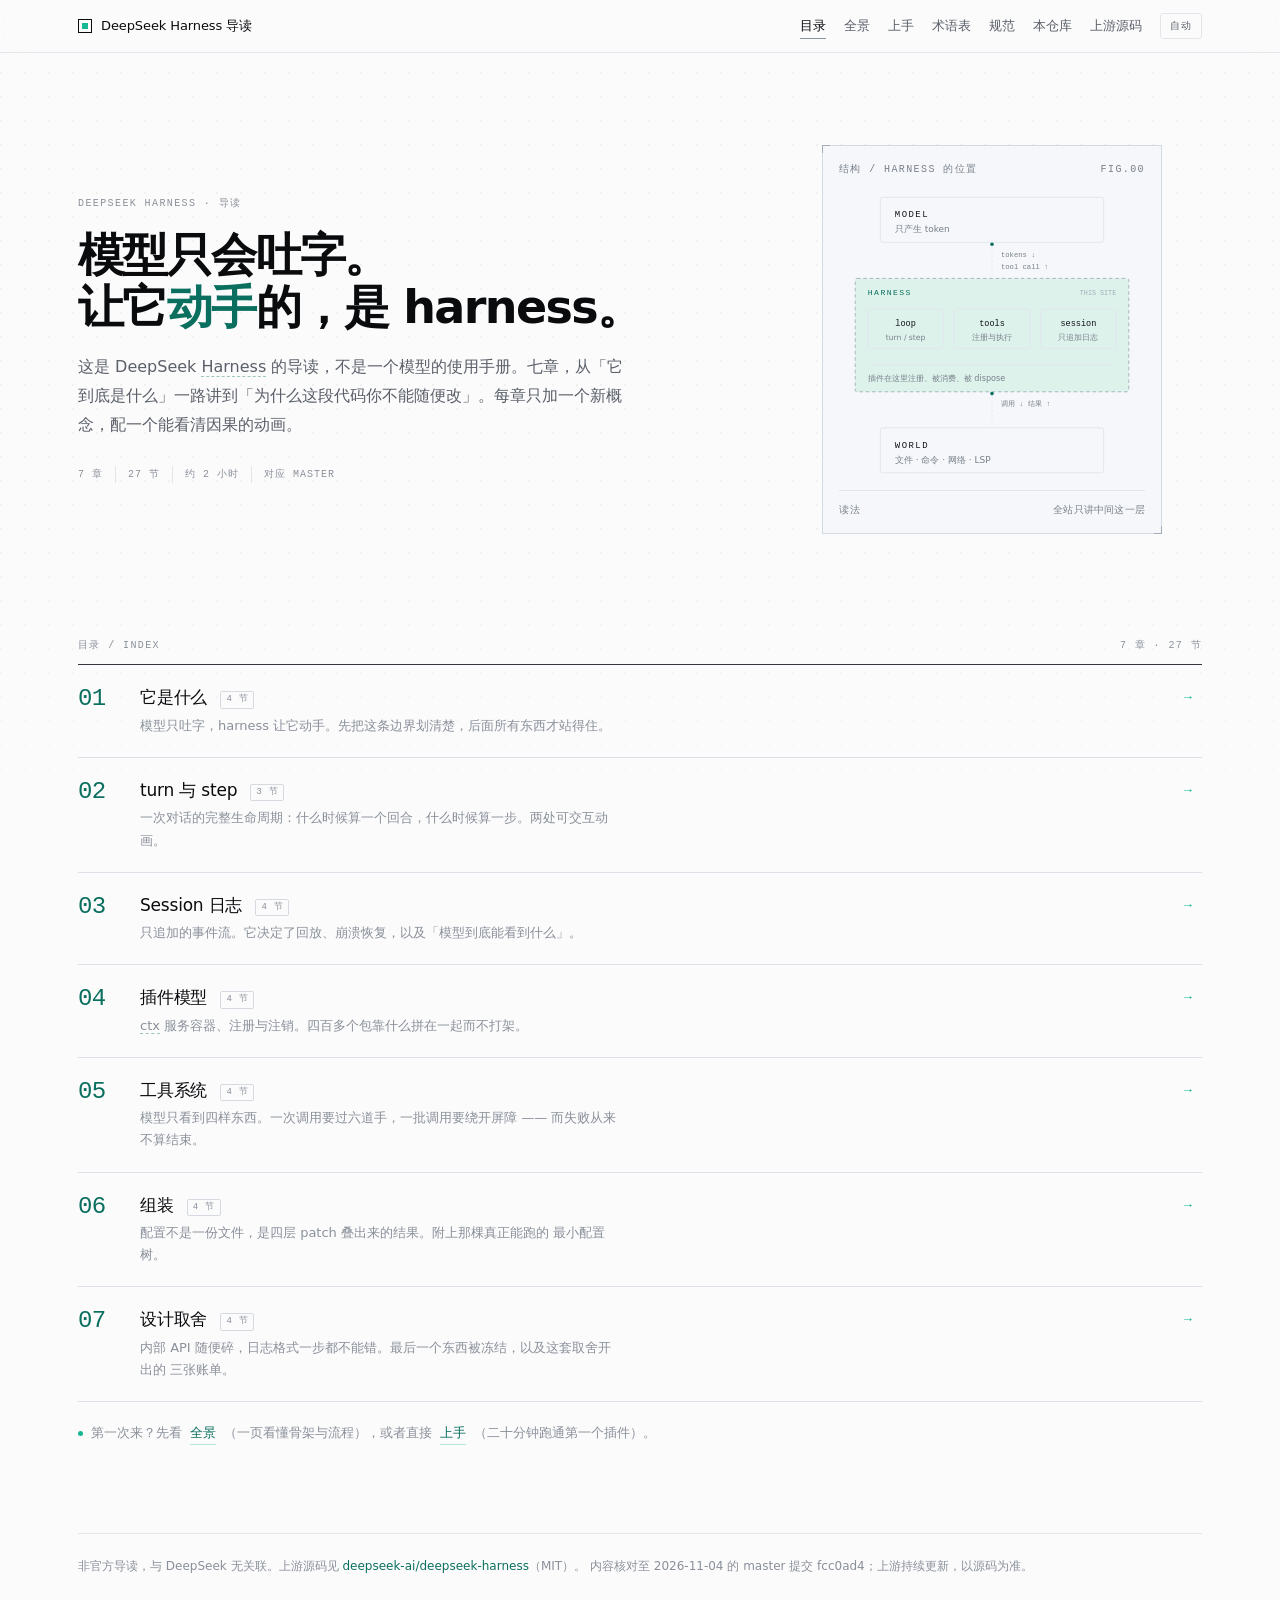
<file: docs/index.html>
<!DOCTYPE html>
<html lang="zh-CN" data-theme="light">
  <head>
    <meta charset="utf-8" />
    <meta name="viewport" content="width=device-width, initial-scale=1" />
    <title>DeepSeek Harness 导读 — 从零到能改源码</title>
    <meta
      name="description"
      content="七章读完，你能自己写一个 DeepSeek Harness 最小插件。先看现象、再看机制、最后看源码。"
    />
    <link rel="stylesheet" href="assets/site.css" />
    <script>
      /* 在首次绘制前定好主题，避免闪白 */
      (function () {
        try {
          var m = localStorage.getItem("dsh-theme") || "auto";
          var dark =
            m === "dark" ||
            (m === "auto" &&
              window.matchMedia("(prefers-color-scheme: dark)").matches);
          document.documentElement.dataset.theme = dark ? "dark" : "light";
          document.documentElement.dataset.mode = m;
        } catch (e) {}
      })();
    </script>
  </head>
  <body data-page="index.html">
    <div
      class="progress"
      data-progress
      role="progressbar"
      aria-label="阅读进度"
      aria-valuemin="0"
      aria-valuemax="100"
      aria-valuenow="0"
    ></div>

    <header class="topbar">
      <div class="topbar__inner">
        <a class="brand" href="index.html">
          <span class="brand__mark" aria-hidden="true"></span>
          DeepSeek Harness 导读
        </a>
        <nav class="topnav" aria-label="站点导航">
          <a href="index.html" aria-current="page">目录</a>
          <a href="overview.html">全景</a>
          <a href="start.html">上手</a>
          <a class="is-optional" href="glossary.html">术语表</a>
          <a class="is-optional" href="styleguide.html">规范</a>
          <a class="is-optional" href="https://github.com/lzwanan/deepseek-harness-guide" target="_blank" rel="noreferrer noopener">本仓库</a>
          <a class="is-optional" href="https://github.com/deepseek-ai/deepseek-harness" target="_blank" rel="noreferrer noopener">上游源码</a>
          <button class="theme-toggle" type="button" data-theme-toggle>自动</button>
        </nav>
      </div>
    </header>

    <main class="home">
      <section class="hero">
        <div class="hero__text">
          <p class="eyebrow">DeepSeek Harness · 导读</p>
          <h1>模型只会吐字。<br />让它<em>动手</em>的，是 harness。</h1>
          <p class="lede">
            这是 DeepSeek
            <span
              class="term"
              tabindex="0"
              data-tip-key="harness"
              data-tip="套在模型外面的那一层程序。模型只会输出文字，harness 负责把文字变成读文件、跑命令、改代码等真实动作，并把全过程记下来。"
              >Harness</span
            >
            的导读，不是一个模型的使用手册。七章，从「它到底是什么」一路讲到「为什么这段代码你不能随便改」。每章只加一个新概念，配一个能看清因果的动画。
          </p>
          <div class="hero__meta">
            <span>7 章</span>
            <span>27 节</span>
            <span>约 2 小时</span>
            <span>对应 master</span>
          </div>
        </div>

        <figure class="viz">
          <div class="viz__cap">
            <span class="eyebrow">结构 / harness 的位置</span>
            <span class="eyebrow">fig.00</span>
          </div>
          <svg viewBox="0 0 340 316" role="img" aria-label="harness 夹在模型与外部世界之间的三层结构示意">
            <rect x="46" y="6" width="248" height="50" rx="2" fill="none" stroke="var(--panel-line)"/>
            <text x="62" y="28" font-family="var(--mono)" font-size="10" letter-spacing="1.6" fill="var(--panel-ink)">MODEL</text>
            <text x="62" y="45" font-family="var(--sans)" font-size="10" fill="var(--panel-ink-3)">只产生 token</text>

            <line x1="170" y1="56" x2="170" y2="96" stroke="var(--panel-line)" stroke-dasharray="2 3"/>
            <circle class="viz__dot viz__dot--a" cx="170" cy="58" r="2" fill="var(--signal)"/>
            <text x="180" y="72" font-family="var(--mono)" font-size="8" fill="var(--panel-ink-3)">tokens ↓</text>
            <text x="180" y="86" font-family="var(--mono)" font-size="8" fill="var(--panel-ink-3)">tool call ↑</text>

            <rect x="18" y="96" width="304" height="126" rx="2" fill="var(--signal-wash)" stroke="none"/>
            <rect x="18" y="96" width="304" height="126" rx="2" fill="none" stroke="var(--panel-ink-4)" stroke-dasharray="4 3"/>
            <text x="32" y="114" font-family="var(--mono)" font-size="9" letter-spacing="1.6" fill="var(--signal)">HARNESS</text>
            <text x="308" y="114" text-anchor="end" font-family="var(--mono)" font-size="7.5" fill="var(--panel-ink-4)">THIS SITE</text>

            <rect x="32" y="130" width="84" height="44" rx="2" fill="none" stroke="var(--panel-line)"/>
            <text x="74" y="149" text-anchor="middle" font-family="var(--mono)" font-size="9.5" fill="var(--panel-ink)">loop</text>
            <text x="74" y="164" text-anchor="middle" font-family="var(--sans)" font-size="8.5" fill="var(--panel-ink-3)">turn / step</text>

            <rect x="128" y="130" width="84" height="44" rx="2" fill="none" stroke="var(--panel-line)"/>
            <text x="170" y="149" text-anchor="middle" font-family="var(--mono)" font-size="9.5" fill="var(--panel-ink)">tools</text>
            <text x="170" y="164" text-anchor="middle" font-family="var(--sans)" font-size="8.5" fill="var(--panel-ink-3)">注册与执行</text>

            <rect x="224" y="130" width="84" height="44" rx="2" fill="none" stroke="var(--panel-line)"/>
            <text x="266" y="149" text-anchor="middle" font-family="var(--mono)" font-size="9.5" fill="var(--panel-ink)">session</text>
            <text x="266" y="164" text-anchor="middle" font-family="var(--sans)" font-size="8.5" fill="var(--panel-ink-3)">只追加日志</text>

            <line x1="32" y1="192" x2="308" y2="192" stroke="var(--panel-line)"/>
            <text x="32" y="210" font-family="var(--sans)" font-size="9" fill="var(--panel-ink-3)">插件在这里注册、被消费、被 dispose</text>

            <line x1="170" y1="222" x2="170" y2="262" stroke="var(--panel-line)" stroke-dasharray="2 3"/>
            <circle class="viz__dot viz__dot--b" cx="170" cy="224" r="2" fill="var(--signal)"/>
            <text x="180" y="238" font-family="var(--mono)" font-size="8" fill="var(--panel-ink-3)">调用 ↓ 结果 ↑</text>

            <rect x="46" y="262" width="248" height="50" rx="2" fill="none" stroke="var(--panel-line)"/>
            <text x="62" y="284" font-family="var(--mono)" font-size="10" letter-spacing="1.6" fill="var(--panel-ink)">WORLD</text>
            <text x="62" y="301" font-family="var(--sans)" font-size="10" fill="var(--panel-ink-3)">文件 · 命令 · 网络 · LSP</text>
          </svg>
          <div class="viz__foot">
            <span class="eyebrow">读法</span>
            <span class="eyebrow" style="letter-spacing: 0.02em; text-transform: none">全站只讲中间这一层</span>
          </div>
        </figure>
      </section>

      <div class="resume" data-resume hidden>
        <span class="resume__dot" aria-hidden="true"></span>
        <span class="resume__t" data-resume-text></span>
        <a class="resume__a" data-resume-link href="chapter-02.html">继续 →</a>
      </div>

      <section class="index" aria-labelledby="chapters-title">
        <div class="index__head">
          <span class="eyebrow" id="chapters-title">目录 / index</span>
          <span class="eyebrow">7 章 · 27 节</span>
        </div>

        <ol>
          <li>
            <a class="row row--live" href="chapter-01.html">
              <span class="row__n">01</span>
              <span>
                <span class="row__t">它是什么 <span class="row__tag">4 节</span></span>
                <span class="row__d">模型只吐字，harness 让它动手。先把这条边界划清楚，后面所有东西才站得住。</span>
              </span>
              
              <span class="row__go">→</span>
            </a>
          </li>
          <li>
            <a class="row row--live" href="chapter-02.html">
              <span class="row__n">02</span>
              <span>
                <span class="row__t">turn 与 step <span class="row__tag">3 节</span></span>
                <span class="row__d">一次对话的完整生命周期：什么时候算一个回合，什么时候算一步。两处可交互动画。</span>
              </span>
              
              <span class="row__go">→</span>
            </a>
          </li>
          <li>
            <a class="row row--live" href="chapter-03.html">
              <span class="row__n">03</span>
              <span>
                <span class="row__t">Session 日志 <span class="row__tag">4 节</span></span>
                <span class="row__d">只追加的事件流。它决定了回放、崩溃恢复，以及「模型到底能看到什么」。</span>
              </span>
              
              <span class="row__go">→</span>
            </a>
          </li>
          <li>
            <a class="row row--live" href="chapter-04.html">
              <span class="row__n">04</span>
              <span>
                <span class="row__t">插件模型 <span class="row__tag">4 节</span></span>
                <span class="row__d"
                  ><span
                    class="term"
                    tabindex="0"
                    data-tip-key="ctx"
                    data-tip="插件拿到的上下文对象。所有服务（工具、模型、文件系统）都挂在它上面，插件通过它注册和取用能力。"
                    >ctx</span
                  >
                  服务容器、注册与注销。四百多个包靠什么拼在一起而不打架。</span
                >
              </span>
              
              <span class="row__go">→</span>
            </a>
          </li>
          <li>
            <a class="row row--live" href="chapter-05.html">
              <span class="row__n">05</span>
              <span>
                <span class="row__t">工具系统 <span class="row__tag">4 节</span></span>
                <span class="row__d"
                  >模型只看到四样东西。一次调用要过六道手，一批调用要绕开屏障 ——
                  而失败从来不算结束。</span
                >
              </span>
              
              <span class="row__go">→</span>
            </a>
          </li>
          <li>
            <a class="row row--live" href="chapter-06.html">
              <span class="row__n">06</span>
              <span>
                <span class="row__t">组装 <span class="row__tag">4 节</span></span>
                <span class="row__d"
                  >配置不是一份文件，是四层 patch 叠出来的结果。附上那棵真正能跑的
                  最小配置树。</span
                >
              </span>
              
              <span class="row__go">→</span>
            </a>
          </li>
          <li>
            <a class="row row--live" href="chapter-07.html">
              <span class="row__n">07</span>
              <span>
                <span class="row__t">设计取舍 <span class="row__tag">4 节</span></span>
                <span class="row__d"
                  >内部 API 随便碎，日志格式一步都不能错。最后一个东西被冻结，以及这套取舍开出的
                  三张账单。</span
                >
              </span>

              <span class="row__go">→</span>
            </a>
          </li>
        </ol>

        <p class="index__flag">
          <i aria-hidden="true"></i>
          第一次来？先看 <a href="overview.html">全景</a>（一页看懂骨架与流程），或者直接
          <a href="start.html">上手</a>（二十分钟跑通第一个插件）。
        </p>
      </section>
      <footer class="site-foot">
        非官方导读，与 DeepSeek 无关联。上游源码见
        <a href="https://github.com/deepseek-ai/deepseek-harness" target="_blank" rel="noreferrer noopener">deepseek-ai/deepseek-harness</a>（MIT）。
        内容核对至 2026-11-04 的 master 提交 fcc0ad4；上游持续更新，以源码为准。
      </footer>
    </main>

    <script src="assets/site.js" defer></script>
  </body>
</html>
</file>
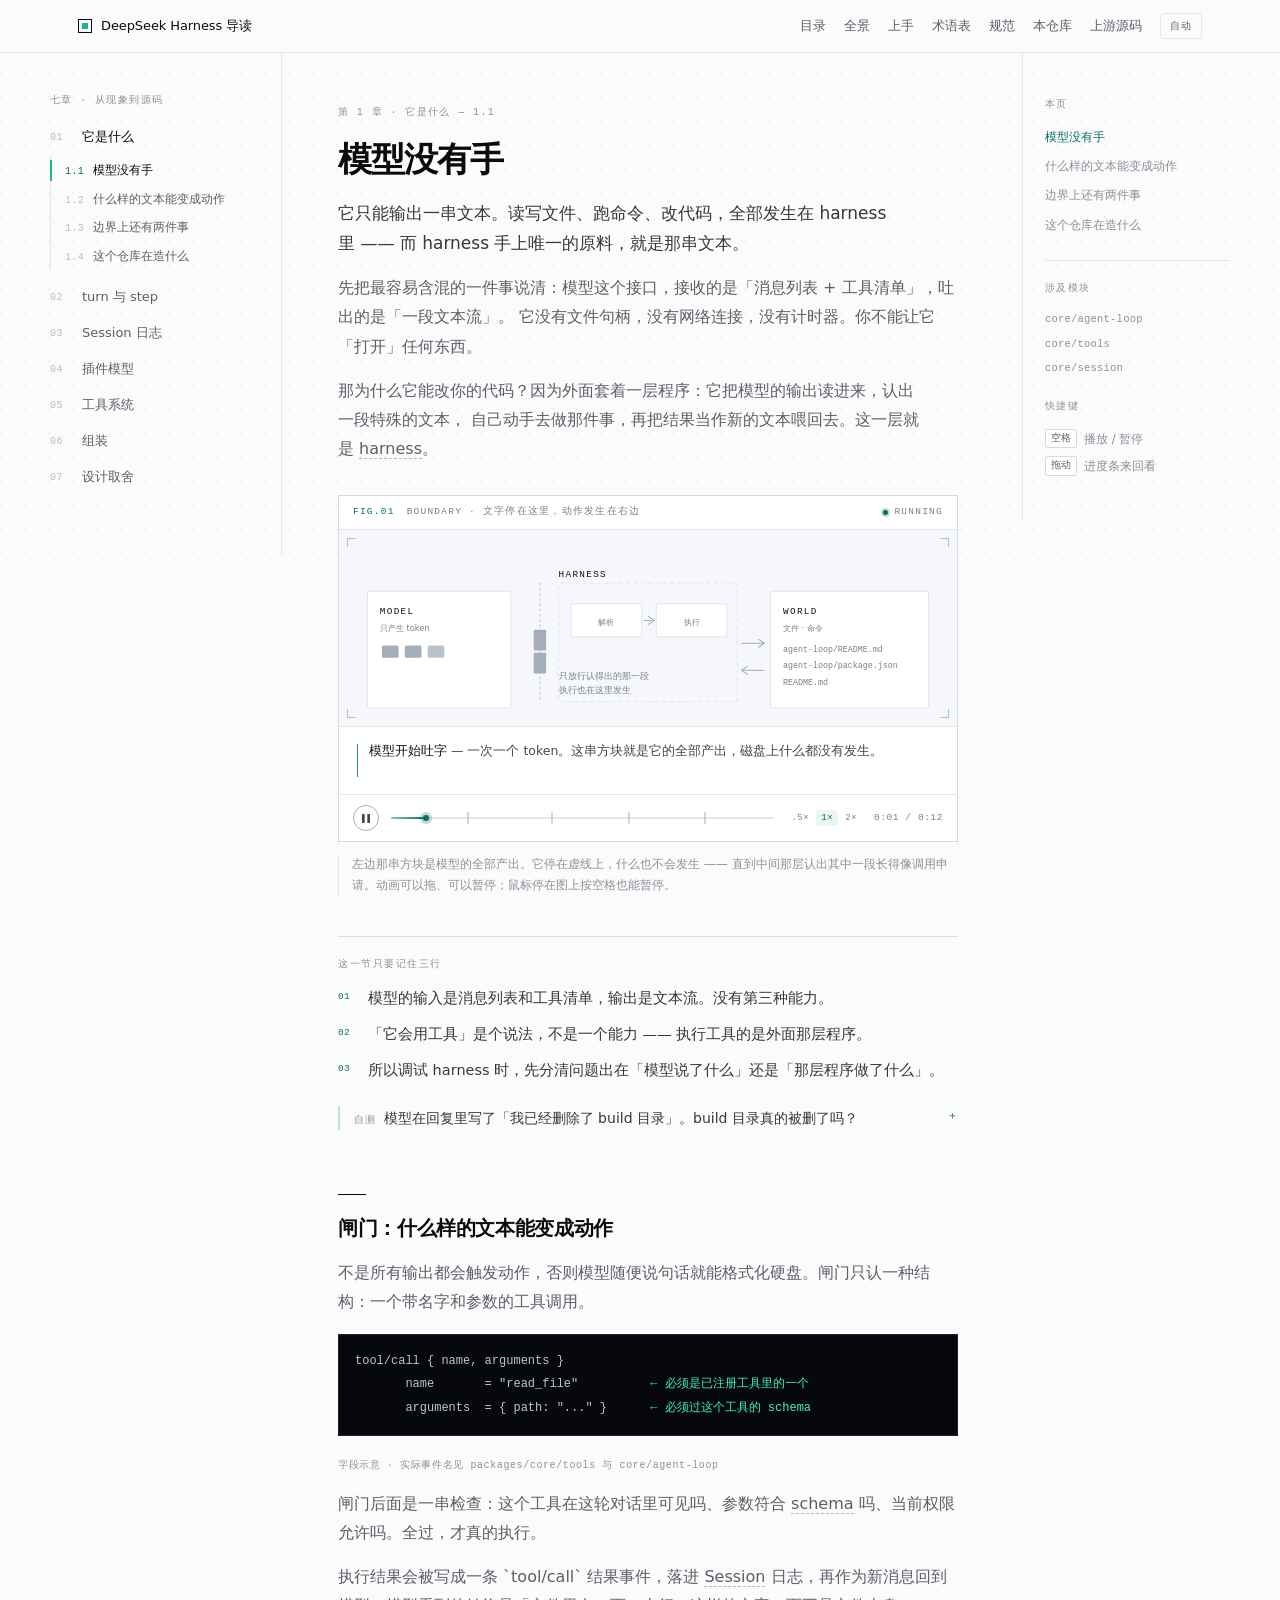
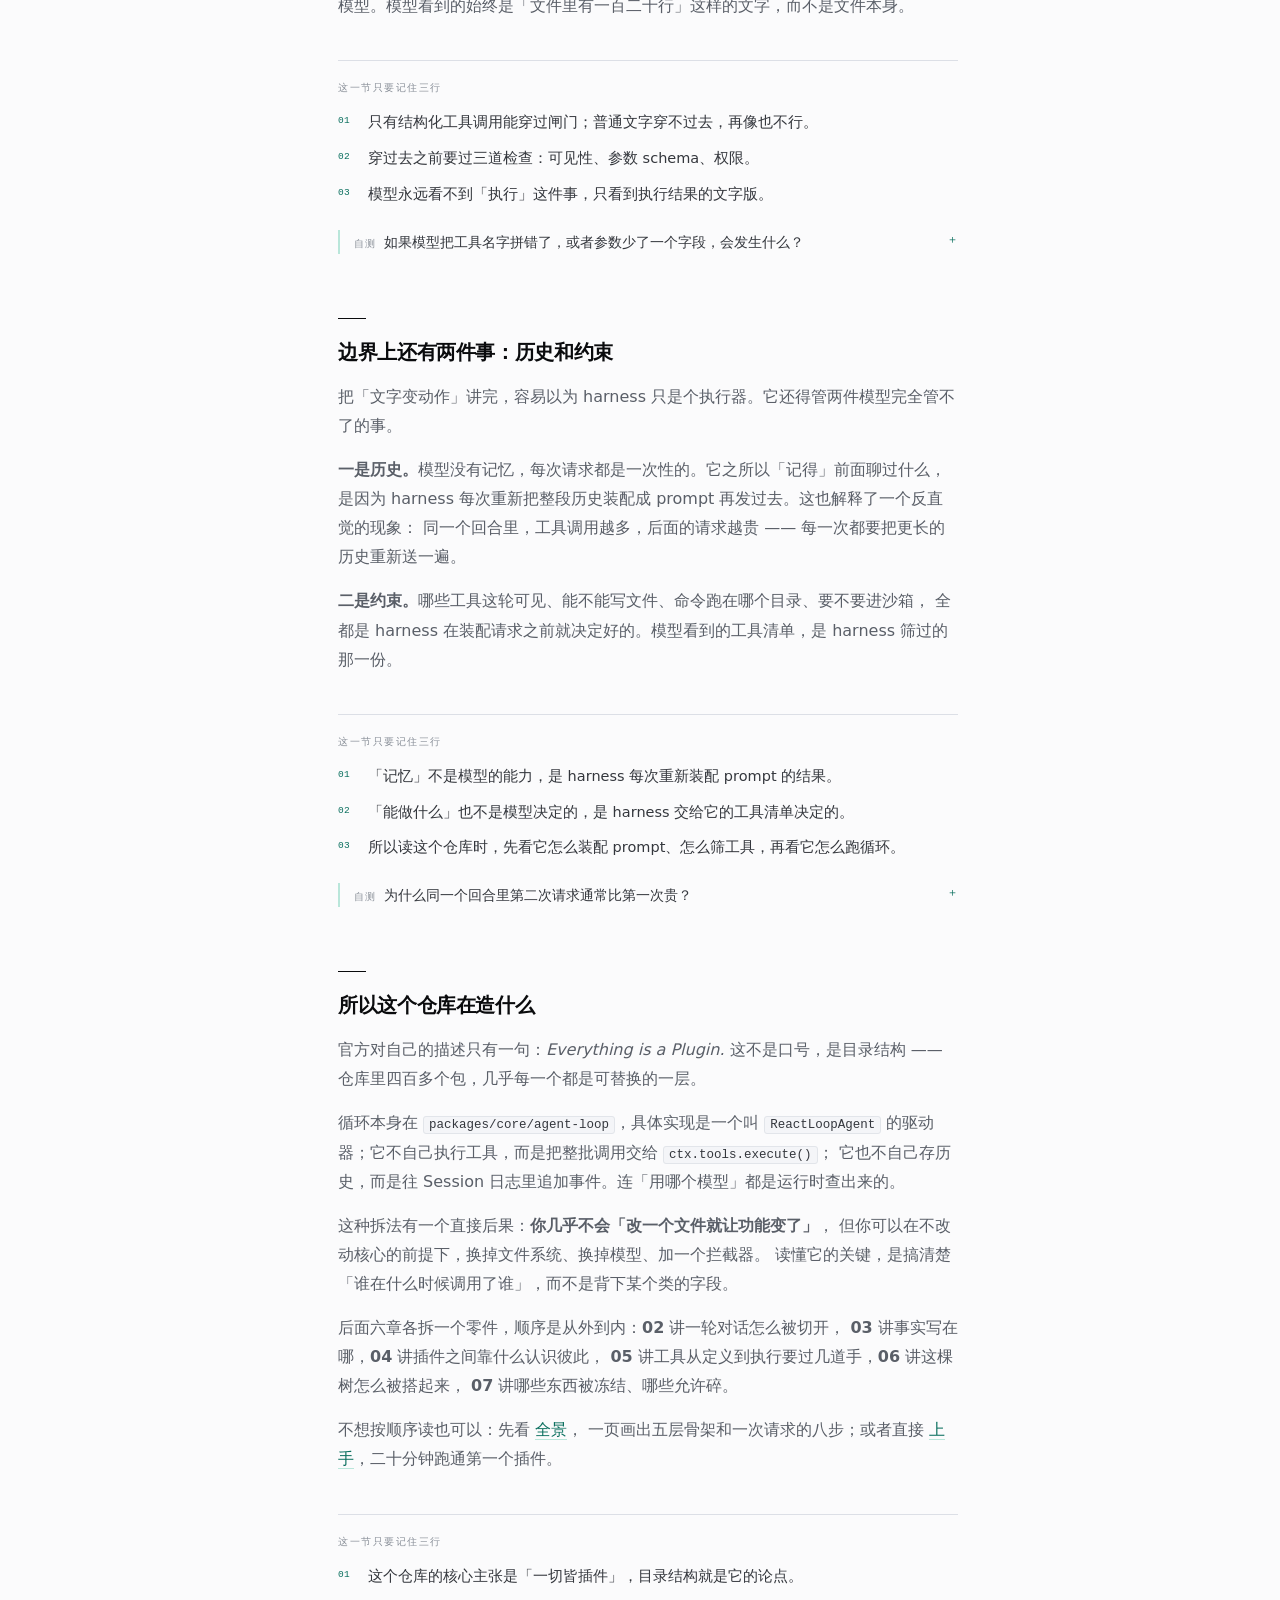
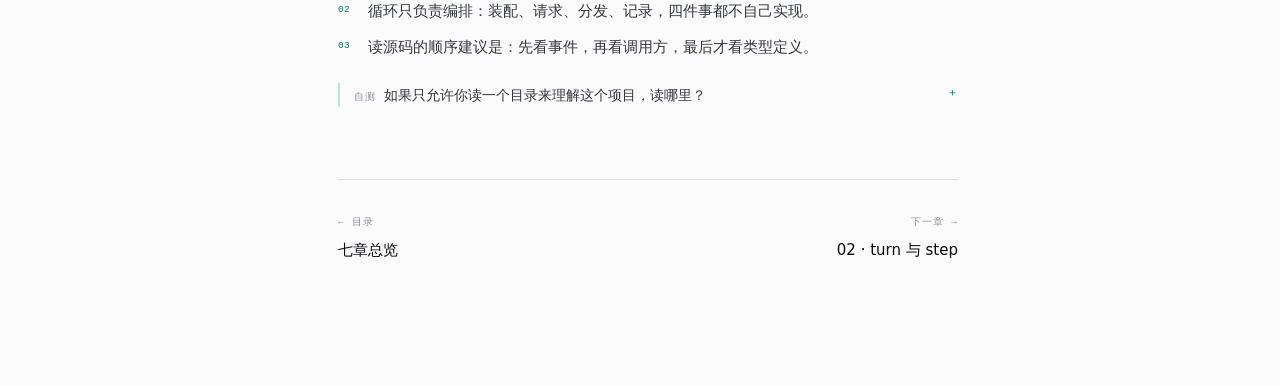
<file: docs/chapter-01.html>
<!DOCTYPE html>
<html lang="zh-CN" data-theme="light">
  <head>
    <meta charset="utf-8" />
    <meta name="viewport" content="width=device-width, initial-scale=1" />
    <title>模型没有手 — DeepSeek Harness 导读</title>
    <meta
      name="description"
      content="模型只输出文字。读写文件、跑命令、改代码全部发生在 harness 里，而 harness 唯一的输入就是那串文字。"
    />
    <link rel="stylesheet" href="assets/site.css" />
    <script>
      (function () {
        try {
          var m = localStorage.getItem("dsh-theme") || "auto";
          var dark =
            m === "dark" ||
            (m === "auto" &&
              window.matchMedia("(prefers-color-scheme: dark)").matches);
          document.documentElement.dataset.theme = dark ? "dark" : "light";
          document.documentElement.dataset.mode = m;
        } catch (e) {}
      })();
    </script>
  </head>
  <body data-page="chapter-01.html" data-chapter="第 01 章 · 它是什么">
    <div
      class="progress"
      data-progress
      role="progressbar"
      aria-label="阅读进度"
      aria-valuemin="0"
      aria-valuemax="100"
      aria-valuenow="0"
    ></div>

    <header class="topbar">
      <div class="topbar__inner">
        <a class="brand" href="index.html">
          <span class="brand__mark" aria-hidden="true"></span>
          DeepSeek Harness 导读
        </a>
        <nav class="topnav" aria-label="站点导航">
          <a href="index.html">目录</a>
          <a href="overview.html">全景</a>
          <a href="start.html">上手</a>
          <a class="is-optional" href="glossary.html">术语表</a>
          <a class="is-optional" href="styleguide.html">规范</a>
          <a class="is-optional" href="https://github.com/lzwanan/deepseek-harness-guide" target="_blank" rel="noreferrer noopener">本仓库</a>
          <a class="is-optional" href="https://github.com/deepseek-ai/deepseek-harness" target="_blank" rel="noreferrer noopener">上游源码</a>
          <button class="theme-toggle" type="button" data-theme-toggle>自动</button>
        </nav>
      </div>
    </header>

    <div class="layout">
      <aside class="side" aria-label="章节目录">
        <div class="side__group">
          <p class="eyebrow">七章 · 从现象到源码</p>
          <ul class="sidetree sidetree--all">
            <li class="is-open">
              <a href="#s1"><span class="n">01</span><span>它是什么</span></a>
              <ul class="sidetree__sub">
                <li class="is-current">
                  <a href="#s1"><span class="n">1.1</span><span>模型没有手</span></a>
                </li>
                <li>
                  <a href="#s2"><span class="n">1.2</span><span>什么样的文本能变成动作</span></a>
                </li>
                <li>
                  <a href="#s3"><span class="n">1.3</span><span>边界上还有两件事</span></a>
                </li>
                <li>
                  <a href="#s4"><span class="n">1.4</span><span>这个仓库在造什么</span></a>
                </li>
              </ul>
            </li>

            <li>
              <a href="chapter-02.html"><span class="n">02</span><span>turn 与 step</span></a>
            </li>

            <li>
              <a href="chapter-03.html"><span class="n">03</span><span>Session 日志</span></a>
            </li>
            <li>
              <a href="chapter-04.html"
                ><span class="n">04</span><span>插件模型</span></a
              >
            </li>
            <li>
              <a href="chapter-05.html"
                ><span class="n">05</span><span>工具系统</span></a
              >
            </li>
            <li>
              <a href="chapter-06.html"
                ><span class="n">06</span><span>组装</span></a
              >
            </li>
            <li>
              <a href="chapter-07.html"><span class="n">07</span><span>设计取舍</span></a>
            </li>
          </ul>
        </div>
      </aside>

      <article class="doc">
        <p class="eyebrow">第 1 章 · 它是什么 — 1.1</p>
        <h1 id="s1">模型没有手</h1>
        <p class="lede">
          它只能输出一串文本。读写文件、跑命令、改代码，全部发生在 harness 里 ——
          而 harness 手上唯一的原料，就是那串文本。
        </p>

        <p>
          先把最容易含混的一件事说清：模型这个接口，接收的是「消息列表 + 工具清单」，吐出的是「一段文本流」。
          它没有文件句柄，没有网络连接，没有计时器。你不能让它「打开」任何东西。
        </p>
        <p>
          那为什么它能改你的代码？因为外面套着一层程序：它把模型的输出读进来，认出一段特殊的文本，
          自己动手去做那件事，再把结果当作新的文本喂回去。这一层就是
          <span
            class="term"
            tabindex="0"
            data-tip-key="harness"
            data-tip="套在模型外面的那一层程序。负责把模型的文字变成真实动作，并把全过程记进日志。DeepSeek Harness 就是这个角色。"
            >harness</span
          >。
        </p>

        <figure class="scope" id="fig-1" data-figure="boundary">
          <div class="scope__bar">
            <span class="scope__id">FIG.01</span>
            <span class="scope__title">BOUNDARY · 文字停在这里，动作发生在右边</span>
            <span class="scope__bar__sp"></span>
            <span class="scope__live" data-live><i></i><span>running</span></span>
          </div>
          <div class="scope__stage" data-stage></div>
          <p class="readout" data-readout></p>
          <div class="scope__ctrl">
            <button
              class="play"
              type="button"
              data-play
              data-state="paused"
              aria-pressed="false"
              aria-label="播放动画"
            >
              <svg class="icon-play" viewBox="0 0 9 10" aria-hidden="true">
                <path d="M0 0L9 5L0 10V0Z" fill="currentColor" />
              </svg>
              <svg class="icon-pause" viewBox="0 0 9 10" aria-hidden="true">
                <rect x="0" y="0" width="3" height="10" fill="currentColor" />
                <rect x="6" y="0" width="3" height="10" fill="currentColor" />
              </svg>
            </button>
            <div class="scrub">
              <div class="scrub__rail"><div class="scrub__fill" data-fill></div></div>
              <div class="scrub__segs" data-segs></div>
              <div class="scrub__knob" data-knob></div>
              <input
                type="range"
                min="0"
                max="1000"
                value="0"
                step="1"
                data-scrub
                aria-label="动画进度"
              />
            </div>
            <div class="speed" role="group" aria-label="播放速度">
              <button type="button" data-speed="0.5" aria-pressed="false">.5×</button>
              <button type="button" data-speed="1" aria-pressed="true">1×</button>
              <button type="button" data-speed="2" aria-pressed="false">2×</button>
            </div>
            <span class="time" data-time></span>
          </div>
        </figure>
        <p class="figcap">
          左边那串方块是模型的全部产出。它停在虚线上，什么也不会发生 ——
          直到中间那层认出其中一段长得像调用申请。动画可以拖、可以暂停；鼠标停在图上按空格也能暂停。
        </p>

        <section class="recap">
          <span class="recap__k">这一节只要记住三行</span>
          <ol>
            <li>模型的输入是消息列表和工具清单，输出是文本流。没有第三种能力。</li>
            <li>「它会用工具」是个说法，不是一个能力 —— 执行工具的是外面那层程序。</li>
            <li>所以调试 harness 时，先分清问题出在「模型说了什么」还是「那层程序做了什么」。</li>
          </ol>
        </section>

        <details class="check">
          <summary><em>自测</em>模型在回复里写了「我已经删除了 build 目录」。build 目录真的被删了吗？</summary>
          <p>
            不一定。<b>这句话本身只是一段文本。</b>只有当这段文本里同时带了一个结构化的工具调用、
            并且 harness 认出来、执行成功，目录才会真的消失。模型完全可以只是「说」它删了。
          </p>
        </details>

        <h2 id="s2">闸门：什么样的文本能变成动作</h2>
        <p>
          不是所有输出都会触发动作，否则模型随便说句话就能格式化硬盘。闸门只认一种结构：一个带名字和参数的工具调用。
        </p>
        <pre class="code"><code>tool/call { name, arguments }
       name       = "read_file"          <b>← 必须是已注册工具里的一个</b>
       arguments  = { path: "..." }      <b>← 必须过这个工具的 schema</b></code></pre>
        <p class="eyebrow code__cap">字段示意 · 实际事件名见 packages/core/tools 与 core/agent-loop</p>
        <p>
          闸门后面是一串检查：这个工具在这轮对话里可见吗、参数符合
          <span
            class="term"
            tabindex="0"
            data-tip-key="schema"
            data-tip="参数的结构定义。工具会声明自己接受什么字段、什么类型，harness 按它校验模型的输出；不合规的调用会被拒绝，而不是硬跑。"
            >schema</span
          >
          吗、当前权限允许吗。全过，才真的执行。
        </p>
        <p>
          执行结果会被写成一条 `tool/call` 结果事件，落进
          <span
            class="term"
            tabindex="0"
            data-tip-key="session"
            data-tip="只追加的事件日志。模型说过的每句话、每次工具调用和结果都在里面。下一轮请求的上下文就是从这条日志派生出来的。"
            >Session</span
          >
          日志，再作为新消息回到模型。模型看到的始终是「文件里有一百二十行」这样的文字，而不是文件本身。
        </p>

        <section class="recap">
          <span class="recap__k">这一节只要记住三行</span>
          <ol>
            <li>只有结构化工具调用能穿过闸门；普通文字穿不过去，再像也不行。</li>
            <li>穿过去之前要过三道检查：可见性、参数 schema、权限。</li>
            <li>模型永远看不到「执行」这件事，只看到执行结果的文字版。</li>
          </ol>
        </section>

        <details class="check">
          <summary><em>自测</em>如果模型把工具名字拼错了，或者参数少了一个字段，会发生什么？</summary>
          <p>
            <b>调用被拒绝，错误信息作为结果回到模型。</b>不会执行，也不会让循环崩掉 ——
            模型下一步通常会用正确参数再试一次。这正是「闸门」和「执行」分开的价值：
            拒绝发生在动手之前。
          </p>
        </details>

        <h2 id="s3">边界上还有两件事：历史和约束</h2>
        <p>
          把「文字变动作」讲完，容易以为 harness 只是个执行器。它还得管两件模型完全管不了的事。
        </p>
        <p>
          <strong>一是历史。</strong>模型没有记忆，每次请求都是一次性的。它之所以「记得」前面聊过什么，
          是因为 harness 每次重新把整段历史装配成 prompt 再发过去。这也解释了一个反直觉的现象：
          同一个回合里，工具调用越多，后面的请求越贵 —— 每一次都要把更长的历史重新送一遍。
        </p>
        <p>
          <strong>二是约束。</strong>哪些工具这轮可见、能不能写文件、命令跑在哪个目录、要不要进沙箱，
          全都是 harness 在装配请求之前就决定好的。模型看到的工具清单，是 harness 筛过的那一份。
        </p>

        <section class="recap">
          <span class="recap__k">这一节只要记住三行</span>
          <ol>
            <li>「记忆」不是模型的能力，是 harness 每次重新装配 prompt 的结果。</li>
            <li>「能做什么」也不是模型决定的，是 harness 交给它的工具清单决定的。</li>
            <li>所以读这个仓库时，先看它怎么装配 prompt、怎么筛工具，再看它怎么跑循环。</li>
          </ol>
        </section>

        <details class="check">
          <summary><em>自测</em>为什么同一个回合里第二次请求通常比第一次贵？</summary>
          <p>
            因为<b>每次请求都重新组装一次完整上下文</b>：第一次只有用户那一句话，第二次多了模型的回复、
            工具调用和工具结果。历史越长，输入 token 越多。
          </p>
        </details>

        <h2 id="s4">所以这个仓库在造什么</h2>
        <p>
          官方对自己的描述只有一句：<em>Everything is a Plugin.</em>
          这不是口号，是目录结构 —— 仓库里四百多个包，几乎每一个都是可替换的一层。
        </p>
        <p>
          循环本身在 <code>packages/core/agent-loop</code>，具体实现是一个叫 <code>ReactLoopAgent</code>
          的驱动器；它不自己执行工具，而是把整批调用交给 <code>ctx.tools.execute()</code>；
          它也不自己存历史，而是往 Session 日志里追加事件。连「用哪个模型」都是运行时查出来的。
        </p>
        <p>
          这种拆法有一个直接后果：<strong>你几乎不会「改一个文件就让功能变了」</strong>，
          但你可以在不改动核心的前提下，换掉文件系统、换掉模型、加一个拦截器。
          读懂它的关键，是搞清楚「谁在什么时候调用了谁」，而不是背下某个类的字段。
        </p>

        <p>
          后面六章各拆一个零件，顺序是从外到内：<b>02</b> 讲一轮对话怎么被切开，
          <b>03</b> 讲事实写在哪，<b>04</b> 讲插件之间靠什么认识彼此，
          <b>05</b> 讲工具从定义到执行要过几道手，<b>06</b> 讲这棵树怎么被搭起来，
          <b>07</b> 讲哪些东西被冻结、哪些允许碎。
        </p>

        <p>
          不想按顺序读也可以：先看 <a href="overview.html">全景</a>，
          一页画出五层骨架和一次请求的八步；或者直接
          <a href="start.html">上手</a>，二十分钟跑通第一个插件。
        </p>

        <section class="recap">
          <span class="recap__k">这一节只要记住三行</span>
          <ol>
            <li>这个仓库的核心主张是「一切皆插件」，目录结构就是它的论点。</li>
            <li>循环只负责编排：装配、请求、分发、记录，四件事都不自己实现。</li>
            <li>读源码的顺序建议是：先看事件，再看调用方，最后才看类型定义。</li>
          </ol>
        </section>

        <details class="check">
          <summary><em>自测</em>如果只允许你读一个目录来理解这个项目，读哪里？</summary>
          <p>
            <code>packages/core/agent-loop</code>。它同时碰到模型、工具、会话三边，
            四个源文件就把「轮次 / 步骤 / 收件箱 / 运行时上下文」串起来了。
            读完它，其他包都是它的零件。
          </p>
        </details>

        <nav class="pager" aria-label="章节导航">
          <a class="pager__item" href="index.html">
            <span class="pager__k">← 目录</span>
            <span class="pager__t">七章总览</span>
          </a>
          <a class="pager__item pager__next" href="chapter-02.html">
            <span class="pager__k">下一章 →</span>
            <span class="pager__t">02 · turn 与 step</span>
          </a>
        </nav>
      </article>

      <aside class="toc" aria-label="本页目录">
        <p class="eyebrow">本页</p>
        <ul>
          <li><a data-n="1.1" href="#s1" class="is-active">模型没有手</a></li>
          <li><a data-n="1.2" href="#s2">什么样的文本能变成动作</a></li>
          <li><a data-n="1.3" href="#s3">边界上还有两件事</a></li>
          <li><a data-n="1.4" href="#s4">这个仓库在造什么</a></li>
        </ul>
        <hr class="toc__rule" />
        <p class="eyebrow">涉及模块</p>
        <ul class="toc__modules">
          <li>
            <a
              href="https://github.com/deepseek-ai/deepseek-harness/tree/master/packages/core/agent-loop"
              target="_blank"
              rel="noreferrer noopener"
              title="在 GitHub 打开 packages/core/agent-loop"
              >core/agent-loop</a
            >
          </li>
          <li>
            <a
              href="https://github.com/deepseek-ai/deepseek-harness/tree/master/packages/core/tools"
              target="_blank"
              rel="noreferrer noopener"
              title="在 GitHub 打开 packages/core/tools"
              >core/tools</a
            >
          </li>
          <li>
            <a
              href="https://github.com/deepseek-ai/deepseek-harness/tree/master/packages/core/session"
              target="_blank"
              rel="noreferrer noopener"
              title="在 GitHub 打开 packages/core/session"
              >core/session</a
            >
          </li>
        </ul>
        <p class="eyebrow" style="margin-top: 18px">快捷键</p>
        <ul class="toc__keys">
          <li><kbd>空格</kbd> 播放 / 暂停</li>
          <li><kbd>拖动</kbd> 进度条来回看</li>
        </ul>
      </aside>
    </div>

    <nav class="jump" data-jump aria-label="节导航">
      <a class="jump__b" data-jump-prev href="#s1">
        <span class="jump__a" aria-hidden="true">↑</span>
        <span class="jump__n" data-jump-prev-n></span>
        <span class="jump__t" data-jump-prev-t></span>
      </a>
      <a class="jump__b" data-jump-next href="#s2">
        <span class="jump__a" aria-hidden="true">↓</span>
        <span class="jump__n" data-jump-next-n></span>
        <span class="jump__t" data-jump-next-t></span>
      </a>
    </nav>

    <script src="assets/site.js" defer></script>
    <script src="assets/figures.js" defer></script>
  </body>
</html>
</file>
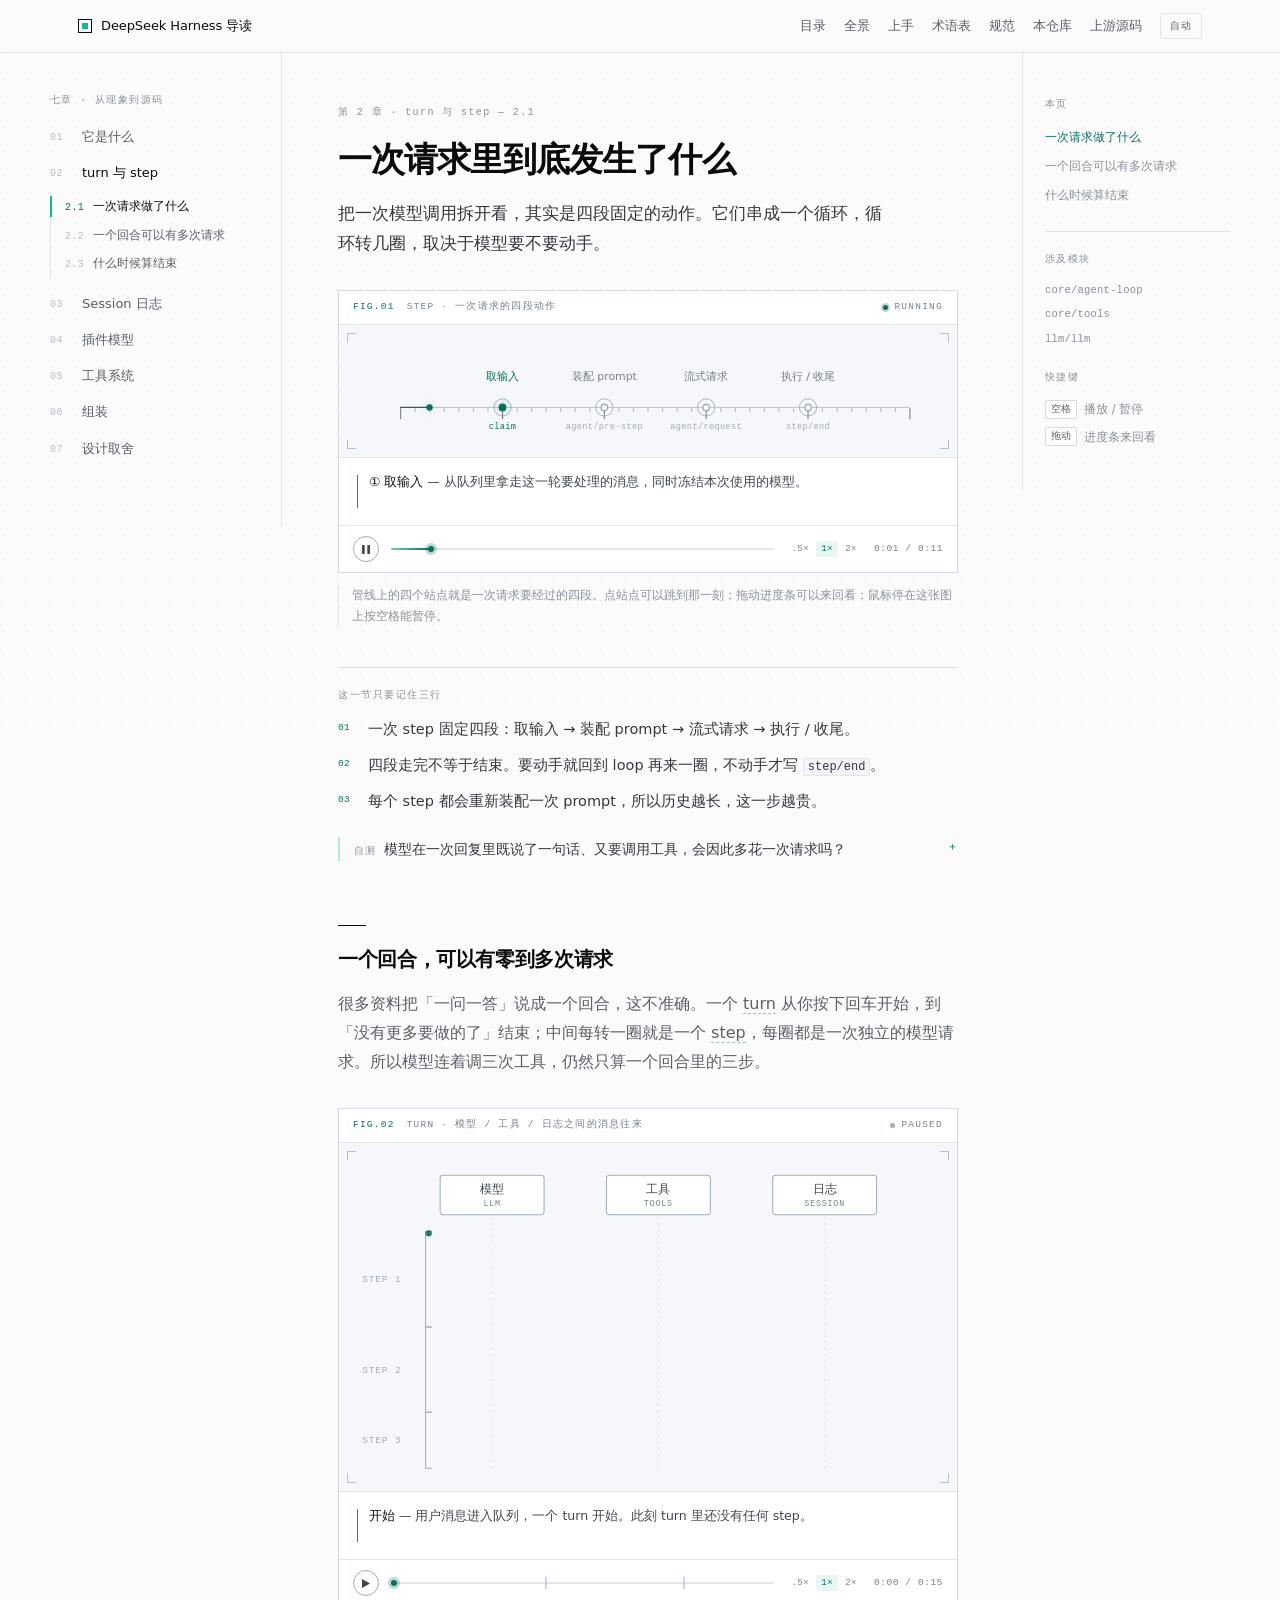
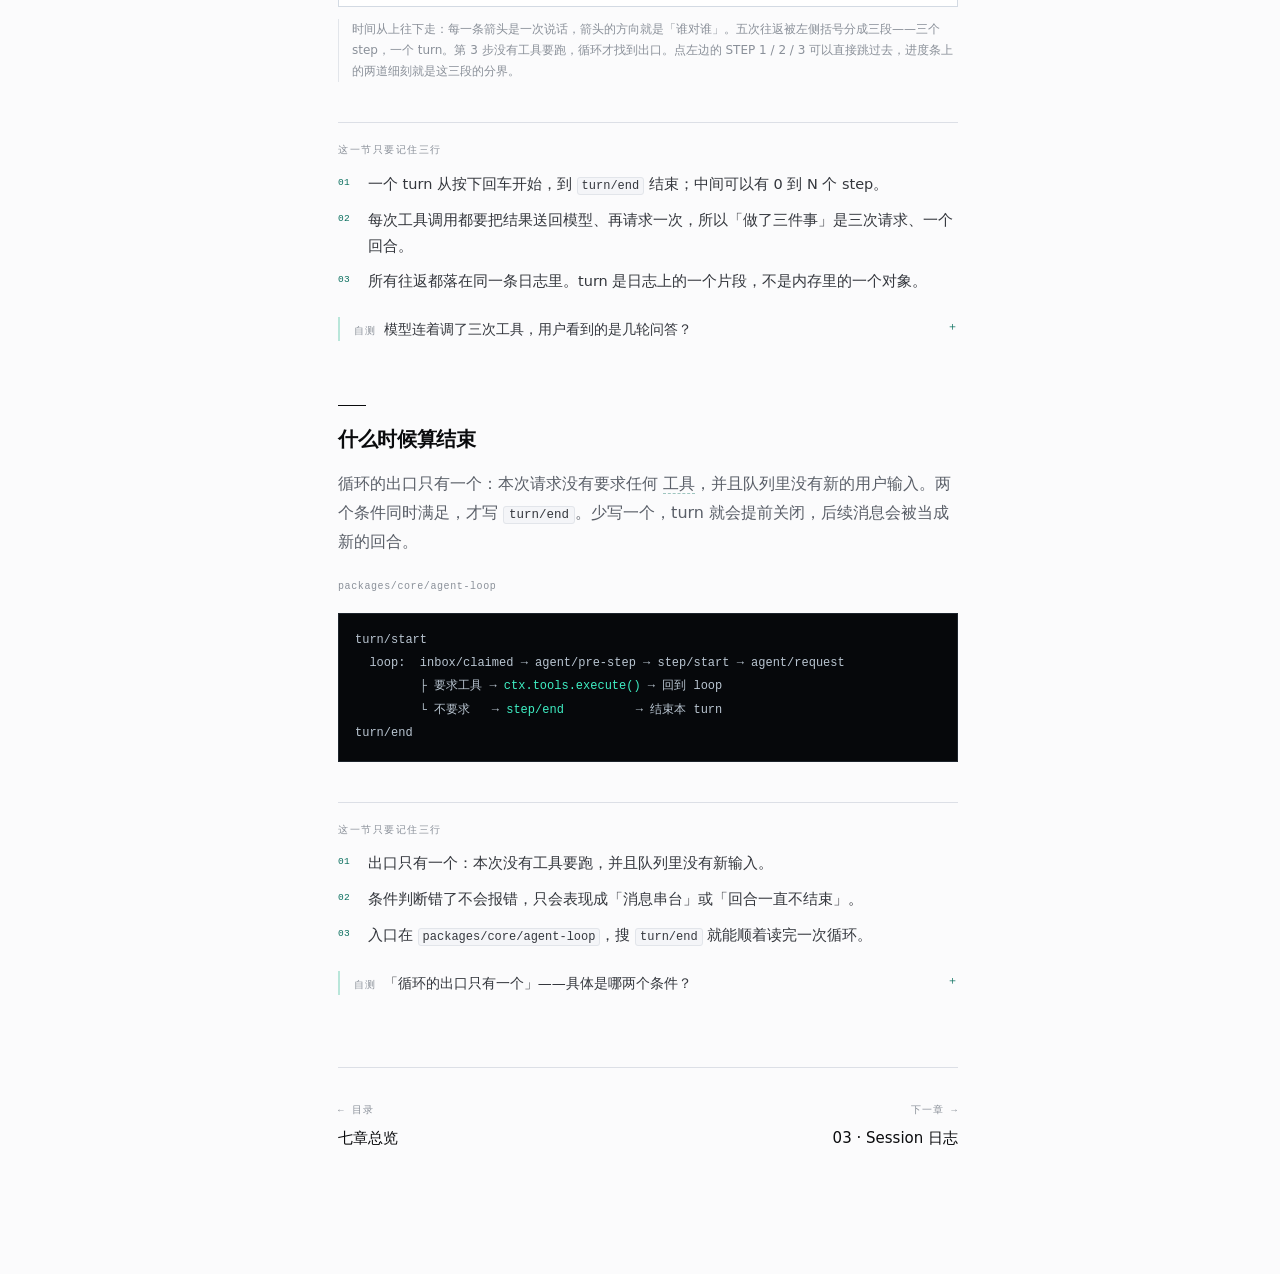
<file: docs/chapter-02.html>
<!DOCTYPE html>
<html lang="zh-CN" data-theme="light">
  <head>
    <meta charset="utf-8" />
    <meta name="viewport" content="width=device-width, initial-scale=1" />
    <title>一次请求里到底发生了什么 — DeepSeek Harness 导读</title>
    <meta
      name="description"
      content="把一次模型调用拆成四段动作，看清 turn 与 step 的区别。"
    />
    <link rel="stylesheet" href="assets/site.css" />
    <script>
      (function () {
        try {
          var m = localStorage.getItem("dsh-theme") || "auto";
          var dark =
            m === "dark" ||
            (m === "auto" &&
              window.matchMedia("(prefers-color-scheme: dark)").matches);
          document.documentElement.dataset.theme = dark ? "dark" : "light";
          document.documentElement.dataset.mode = m;
        } catch (e) {}
      })();
    </script>
  </head>
  <body data-page="chapter-02.html" data-chapter="第 02 章 · turn 与 step">
    <div
      class="progress"
      data-progress
      role="progressbar"
      aria-label="阅读进度"
      aria-valuemin="0"
      aria-valuemax="100"
      aria-valuenow="0"
    ></div>

    <header class="topbar">
      <div class="topbar__inner">
        <a class="brand" href="index.html">
          <span class="brand__mark" aria-hidden="true"></span>
          DeepSeek Harness 导读
        </a>
        <nav class="topnav" aria-label="站点导航">
          <a href="index.html">目录</a>
          <a href="overview.html">全景</a>
          <a href="start.html">上手</a>
          <a class="is-optional" href="glossary.html">术语表</a>
          <a class="is-optional" href="styleguide.html">规范</a>
          <a class="is-optional" href="https://github.com/lzwanan/deepseek-harness-guide" target="_blank" rel="noreferrer noopener">本仓库</a>
          <a class="is-optional" href="https://github.com/deepseek-ai/deepseek-harness" target="_blank" rel="noreferrer noopener">上游源码</a>
          <button class="theme-toggle" type="button" data-theme-toggle>自动</button>
        </nav>
      </div>
    </header>

    <div class="layout">
      <aside class="side" aria-label="章节目录">
        <div class="side__group">
          <p class="eyebrow">七章 · 从现象到源码</p>
          <ul class="sidetree sidetree--all">
            <li>
              <a href="chapter-01.html"><span class="n">01</span><span>它是什么</span></a>
            </li>

            <li class="is-open">
              <a href="#s1"><span class="n">02</span><span>turn 与 step</span></a>
              <ul class="sidetree__sub">
                <li class="is-current">
                  <a href="#s1"
                    ><span class="n">2.1</span><span>一次请求做了什么</span></a
                  >
                </li>
                <li>
                  <a href="#s2"
                    ><span class="n">2.2</span><span>一个回合可以有多次请求</span></a
                  >
                </li>
                <li>
                  <a href="#s3"
                    ><span class="n">2.3</span><span>什么时候算结束</span></a
                  >
                </li>
              </ul>
            </li>

            <li>
              <a href="chapter-03.html"
                ><span class="n">03</span><span>Session 日志</span></a
              >
            </li>
            <li>
              <a href="chapter-04.html"
                ><span class="n">04</span><span>插件模型</span></a
              >
            </li>
            <li>
              <a href="chapter-05.html"
                ><span class="n">05</span><span>工具系统</span></a
              >
            </li>
            <li>
              <a href="chapter-06.html"
                ><span class="n">06</span><span>组装</span></a
              >
            </li>
            <li>
              <a href="chapter-07.html"><span class="n">07</span><span>设计取舍</span></a>
            </li>
          </ul>
        </div>
      </aside>

      <article class="doc">
        <p class="eyebrow">第 2 章 · <i>turn</i> 与 <i>step</i> — 2.1</p>
        <h1 id="s1">一次请求里到底发生了什么</h1>
        <p class="lede">
          把一次模型调用拆开看，其实是四段固定的动作。它们串成一个循环，循环转几圈，取决于模型要不要动手。
        </p>

        <figure class="scope" id="fig-1" data-figure="step">
          <div class="scope__bar">
            <span class="scope__id">FIG.01</span>
            <span class="scope__title">STEP · 一次请求的四段动作</span>
            <span class="scope__bar__sp"></span>
            <span class="scope__live" data-live><i></i><span>running</span></span>
          </div>
          <div class="scope__stage" data-stage></div>
          <p class="readout" data-readout></p>
          <div class="scope__ctrl">
            <button
              class="play"
              type="button"
              data-play
              data-state="paused"
              aria-pressed="false"
              aria-label="播放动画"
            >
              <svg class="icon-play" viewBox="0 0 9 10" aria-hidden="true">
                <path d="M0 0L9 5L0 10V0Z" fill="currentColor" />
              </svg>
              <svg class="icon-pause" viewBox="0 0 9 10" aria-hidden="true">
                <rect x="0" y="0" width="3" height="10" fill="currentColor" />
                <rect x="6" y="0" width="3" height="10" fill="currentColor" />
              </svg>
            </button>
            <div class="scrub">
              <div class="scrub__rail"><div class="scrub__fill" data-fill></div></div>
              <div class="scrub__segs" data-segs></div>
              <div class="scrub__knob" data-knob></div>
              <input
                type="range"
                min="0"
                max="1000"
                value="0"
                step="1"
                data-scrub
                aria-label="动画进度"
              />
            </div>
            <div class="speed" role="group" aria-label="播放速度">
              <button type="button" data-speed="0.5" aria-pressed="false">.5×</button>
              <button type="button" data-speed="1" aria-pressed="true">1×</button>
              <button type="button" data-speed="2" aria-pressed="false">2×</button>
            </div>
            <span class="time" data-time></span>
          </div>
        </figure>
        <p class="figcap">
          管线上的四个站点就是一次请求要经过的四段。点站点可以跳到那一刻；拖动进度条可以来回看；鼠标停在这张图上按空格能暂停。
        </p>

        <section class="recap">
          <span class="recap__k">这一节只要记住三行</span>
          <ol>
            <li>一次 step 固定四段：取输入 → 装配 prompt → 流式请求 → 执行 / 收尾。</li>
            <li>四段走完不等于结束。要动手就回到 loop 再来一圈，不动手才写 <code>step/end</code>。</li>
            <li>每个 step 都会重新装配一次 prompt，所以历史越长，这一步越贵。</li>
          </ol>
        </section>

        <details class="check">
          <summary><em>自测</em>模型在一次回复里既说了一句话、又要调用工具，会因此多花一次请求吗？</summary>
          <p>
            不会。<b>一次请求可以同时产出文本和工具调用</b>。工具执行完，结果被塞回上下文，才进入下一个
            step —— 也就是说，多花的那次请求来自「把工具结果再问一遍」，不是来自「同时说了话」。
          </p>
        </details>

        <h2 id="s2">一个回合，可以有零到多次请求</h2>
        <p>
          很多资料把「一问一答」说成一个回合，这不准确。一个
          <span
            class="term"
            tabindex="0"
            data-tip-key="turn"
            data-tip="一个回合。从你按下回车开始，到模型表示「没有更多要做的」为止。一个 turn 里可以包含 0 到多个 step。"
            >turn</span
          >
          从你按下回车开始，到「没有更多要做的了」结束；中间每转一圈就是一个
          <span
            class="term"
            tabindex="0"
            data-tip-key="step"
            data-tip="一步。一次完整的模型请求：装配 prompt → 请求 → 可能调用工具 → 收尾。连续调三次工具，就是三个 step、一个 turn。"
            >step</span
          >，每圈都是一次独立的模型请求。所以模型连着调三次工具，仍然只算一个回合里的三步。
        </p>

        <figure class="scope" id="fig-2" data-figure="turn">
          <div class="scope__bar">
            <span class="scope__id">FIG.02</span>
            <span class="scope__title">TURN · 模型 / 工具 / 日志之间的消息往来</span>
            <span class="scope__bar__sp"></span>
            <span class="scope__live" data-live><i></i><span>running</span></span>
          </div>
          <div class="scope__stage" data-stage></div>
          <p class="readout" data-readout></p>
          <div class="scope__ctrl">
            <button
              class="play"
              type="button"
              data-play
              data-state="paused"
              aria-pressed="false"
              aria-label="播放动画"
            >
              <svg class="icon-play" viewBox="0 0 9 10" aria-hidden="true">
                <path d="M0 0L9 5L0 10V0Z" fill="currentColor" />
              </svg>
              <svg class="icon-pause" viewBox="0 0 9 10" aria-hidden="true">
                <rect x="0" y="0" width="3" height="10" fill="currentColor" />
                <rect x="6" y="0" width="3" height="10" fill="currentColor" />
              </svg>
            </button>
            <div class="scrub">
              <div class="scrub__rail"><div class="scrub__fill" data-fill></div></div>
              <div class="scrub__segs" data-segs></div>
              <div class="scrub__knob" data-knob></div>
              <input
                type="range"
                min="0"
                max="1000"
                value="0"
                step="1"
                data-scrub
                aria-label="动画进度"
              />
            </div>
            <div class="speed" role="group" aria-label="播放速度">
              <button type="button" data-speed="0.5" aria-pressed="false">.5×</button>
              <button type="button" data-speed="1" aria-pressed="true">1×</button>
              <button type="button" data-speed="2" aria-pressed="false">2×</button>
            </div>
            <span class="time" data-time></span>
          </div>
        </figure>
        <p class="figcap">
          时间从上往下走：每一条箭头是一次说话，箭头的方向就是「谁对谁」。五次往返被左侧括号分成三段——三个 step，一个 turn。第 3 步没有工具要跑，循环才找到出口。点左边的 STEP 1 / 2 / 3 可以直接跳过去，进度条上的两道细刻就是这三段的分界。
        </p>

        <section class="recap">
          <span class="recap__k">这一节只要记住三行</span>
          <ol>
            <li>一个 turn 从按下回车开始，到 <code>turn/end</code> 结束；中间可以有 0 到 N 个 step。</li>
            <li>每次工具调用都要把结果送回模型、再请求一次，所以「做了三件事」是三次请求、一个回合。</li>
            <li>所有往返都落在同一条日志里。turn 是日志上的一个片段，不是内存里的一个对象。</li>
          </ol>
        </section>

        <details class="check">
          <summary><em>自测</em>模型连着调了三次工具，用户看到的是几轮问答？</summary>
          <p>
            一轮。<b>三次工具 = 三个 step = 一个 turn</b>。用户只发了一条消息，也只会收到一条最终回复；
            中间那三次往返是他看不见的，但全部记在日志里。
          </p>
        </details>

        <h2 id="s3">什么时候算结束</h2>
        <p>
          循环的出口只有一个：本次请求没有要求任何
          <span
            class="term"
            tabindex="0"
            data-tip-key="工具调用 / tool call"
            data-tip="模型不直接操作电脑，它只输出一句「我要调用 read_file」。真正执行的是 harness 里的工具层，执行结果再回给模型。"
            >工具</span
          >，并且队列里没有新的用户输入。两个条件同时满足，才写
          <code>turn/end</code>。少写一个，turn 就会提前关闭，后续消息会被当成新的回合。
        </p>
        <p class="eyebrow code__cap">packages/core/agent-loop</p>
        <pre class="code"><code>turn/start
  loop:  inbox/claimed → agent/pre-step → step/start → agent/request
         ├ 要求工具 → <b>ctx.tools.execute()</b> → 回到 loop
         └ 不要求   → <b>step/end</b>          → 结束本 turn
turn/end</code></pre>

        <section class="recap">
          <span class="recap__k">这一节只要记住三行</span>
          <ol>
            <li>出口只有一个：本次没有工具要跑，并且队列里没有新输入。</li>
            <li>条件判断错了不会报错，只会表现成「消息串台」或「回合一直不结束」。</li>
            <li>入口在 <code>packages/core/agent-loop</code>，搜 <code>turn/end</code> 就能顺着读完一次循环。</li>
          </ol>
        </section>

        <details class="check">
          <summary><em>自测</em>「循环的出口只有一个」——具体是哪两个条件？</summary>
          <p>
            ① 本次请求<b>没有要求任何工具</b>；② 队列里<b>没有新的用户输入</b>。两个条件同时满足才写
            <code>turn/end</code>。少一个，turn 就不会正常关闭。
          </p>
        </details>

        <nav class="pager" aria-label="章节导航">
          <a class="pager__item" href="index.html">
            <span class="pager__k">← 目录</span>
            <span class="pager__t">七章总览</span>
          </a>
          <a class="pager__item pager__next" href="chapter-03.html">
            <span class="pager__k">下一章 →</span>
            <span class="pager__t">03 · Session 日志</span>
          </a>
        </nav>
      </article>

      <aside class="toc" aria-label="本页目录">
        <p class="eyebrow">本页</p>
        <ul>
          <li><a data-n="2.1" href="#s1" class="is-active">一次请求做了什么</a></li>
          <li><a data-n="2.2" href="#s2">一个回合可以有多次请求</a></li>
          <li><a data-n="2.3" href="#s3">什么时候算结束</a></li>
        </ul>
        <hr class="toc__rule" />
        <p class="eyebrow">涉及模块</p>
        <ul class="toc__modules">
          <li>
            <a
              href="https://github.com/deepseek-ai/deepseek-harness/tree/master/packages/core/agent-loop"
              target="_blank"
              rel="noreferrer noopener"
              title="在 GitHub 打开 packages/core/agent-loop"
              >core/agent-loop</a
            >
          </li>
          <li>
            <a
              href="https://github.com/deepseek-ai/deepseek-harness/tree/master/packages/core/tools"
              target="_blank"
              rel="noreferrer noopener"
              title="在 GitHub 打开 packages/core/tools"
              >core/tools</a
            >
          </li>
          <li>
            <a
              href="https://github.com/deepseek-ai/deepseek-harness/tree/master/packages/llm"
              target="_blank"
              rel="noreferrer noopener"
              title="在 GitHub 打开 packages/llm"
              >llm/llm</a
            >
          </li>
        </ul>
        <p class="eyebrow" style="margin-top: 18px">快捷键</p>
        <ul class="toc__keys">
          <li><kbd>空格</kbd> 播放 / 暂停</li>
          <li><kbd>拖动</kbd> 进度条来回看</li>
        </ul>
      </aside>
    </div>

    <nav class="jump" data-jump aria-label="节导航">
      <a class="jump__b" data-jump-prev href="#s1">
        <span class="jump__a" aria-hidden="true">↑</span>
        <span class="jump__n" data-jump-prev-n></span>
        <span class="jump__t" data-jump-prev-t></span>
      </a>
      <a class="jump__b" data-jump-next href="#s2">
        <span class="jump__a" aria-hidden="true">↓</span>
        <span class="jump__n" data-jump-next-n></span>
        <span class="jump__t" data-jump-next-t></span>
      </a>
    </nav>

    <script src="assets/site.js" defer></script>
    <script src="assets/figures.js" defer></script>
  </body>
</html>
</file>
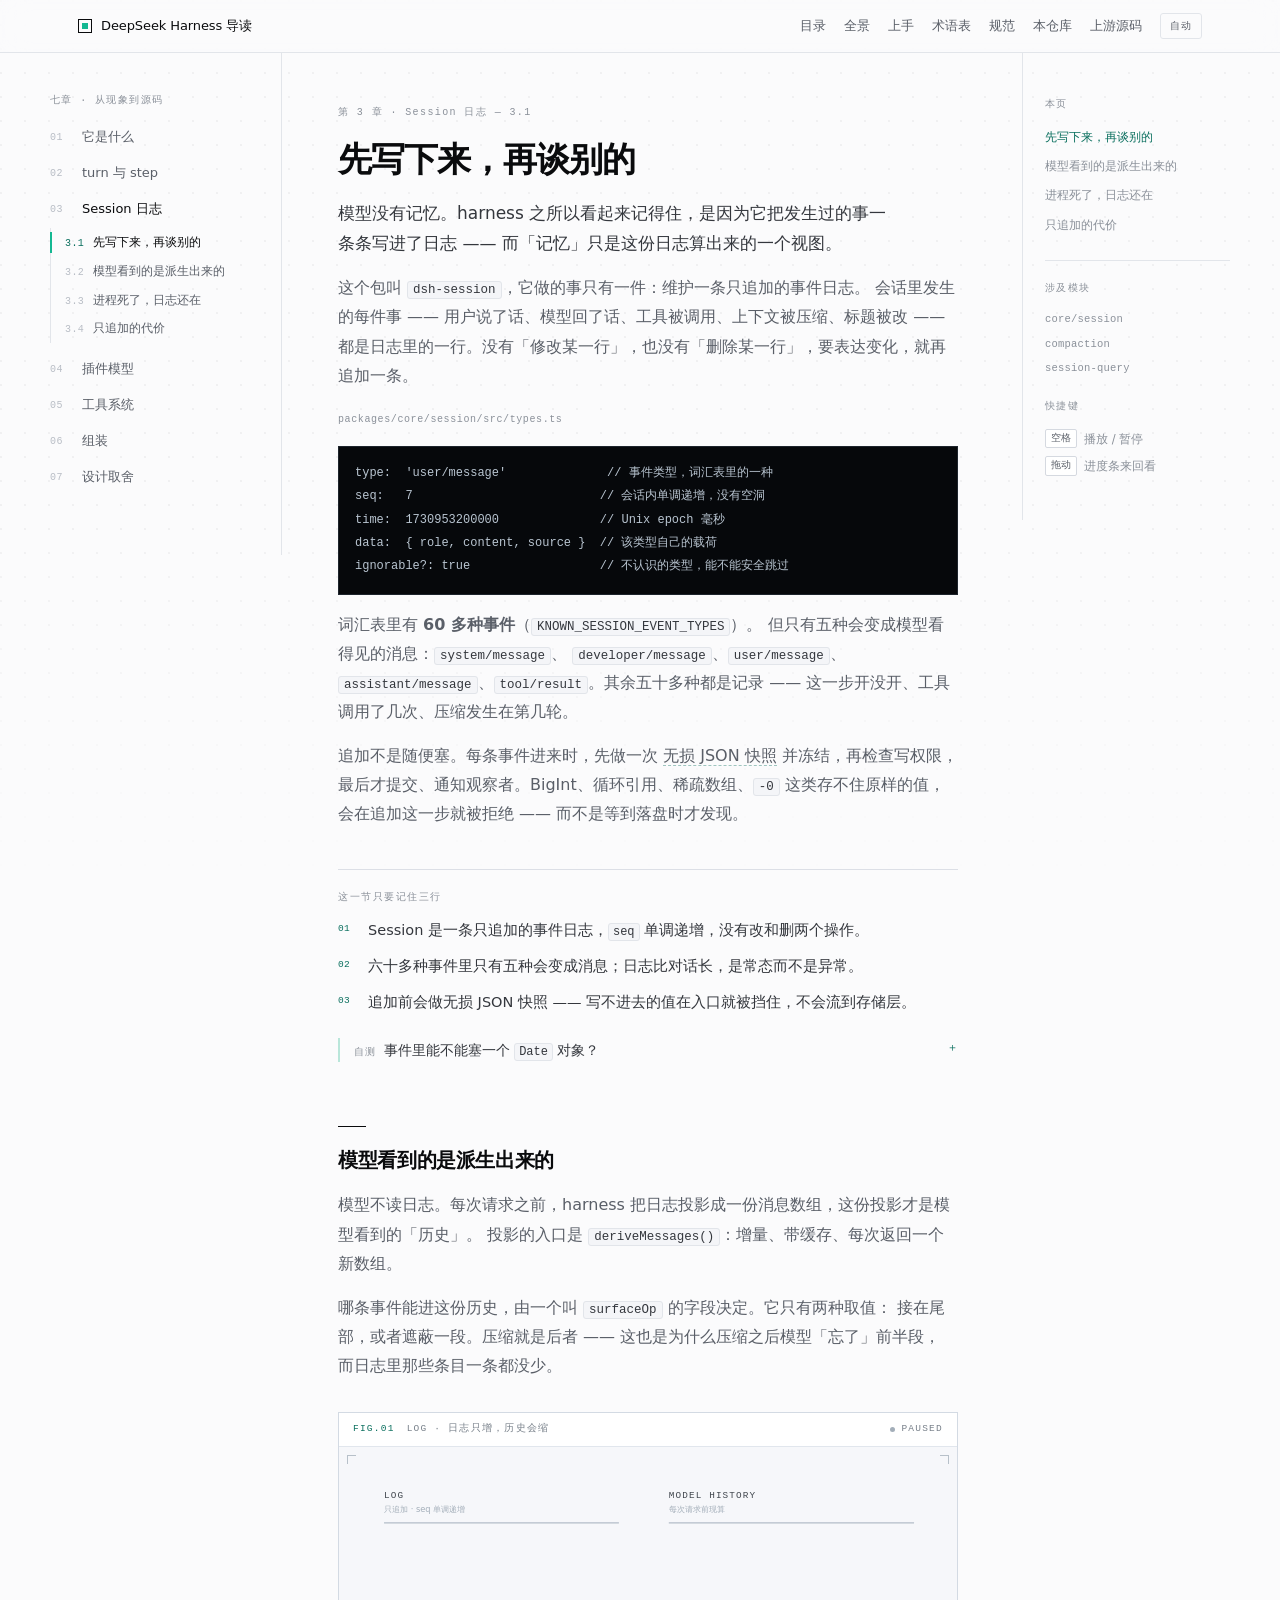
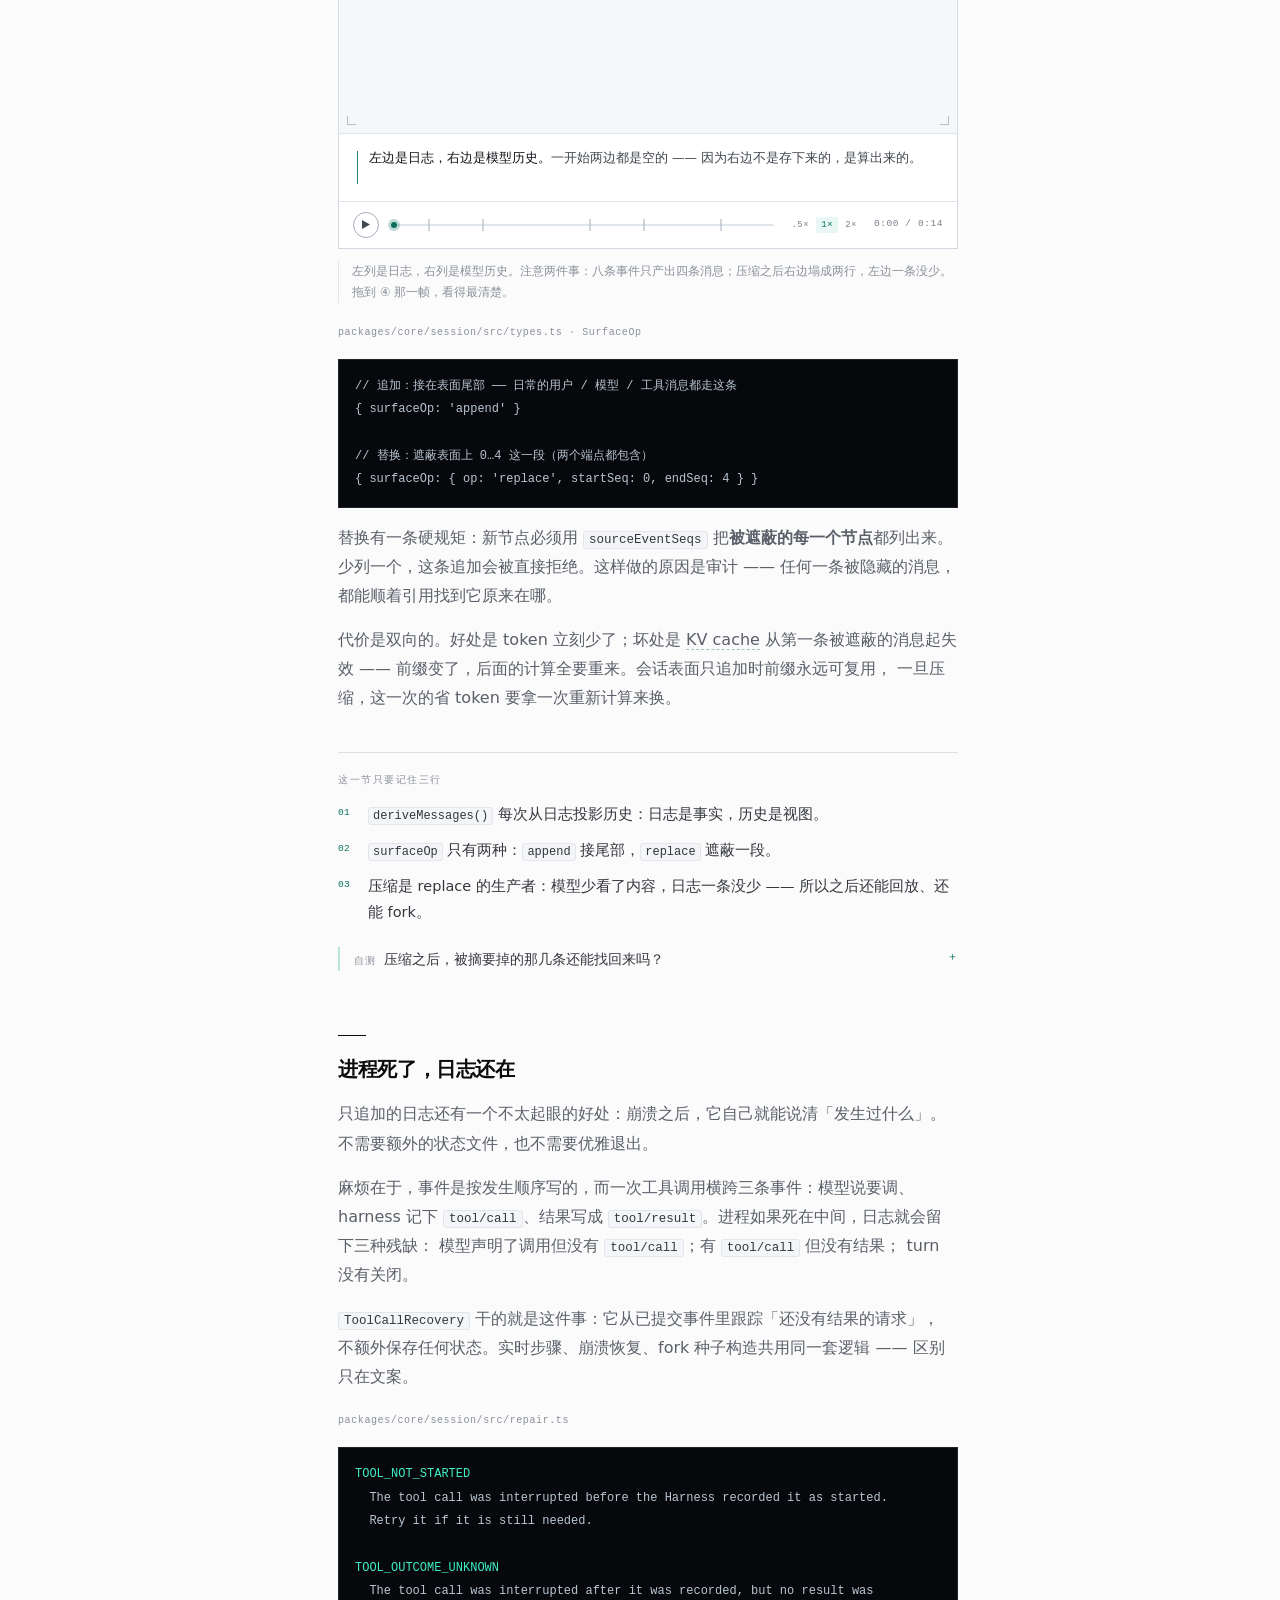
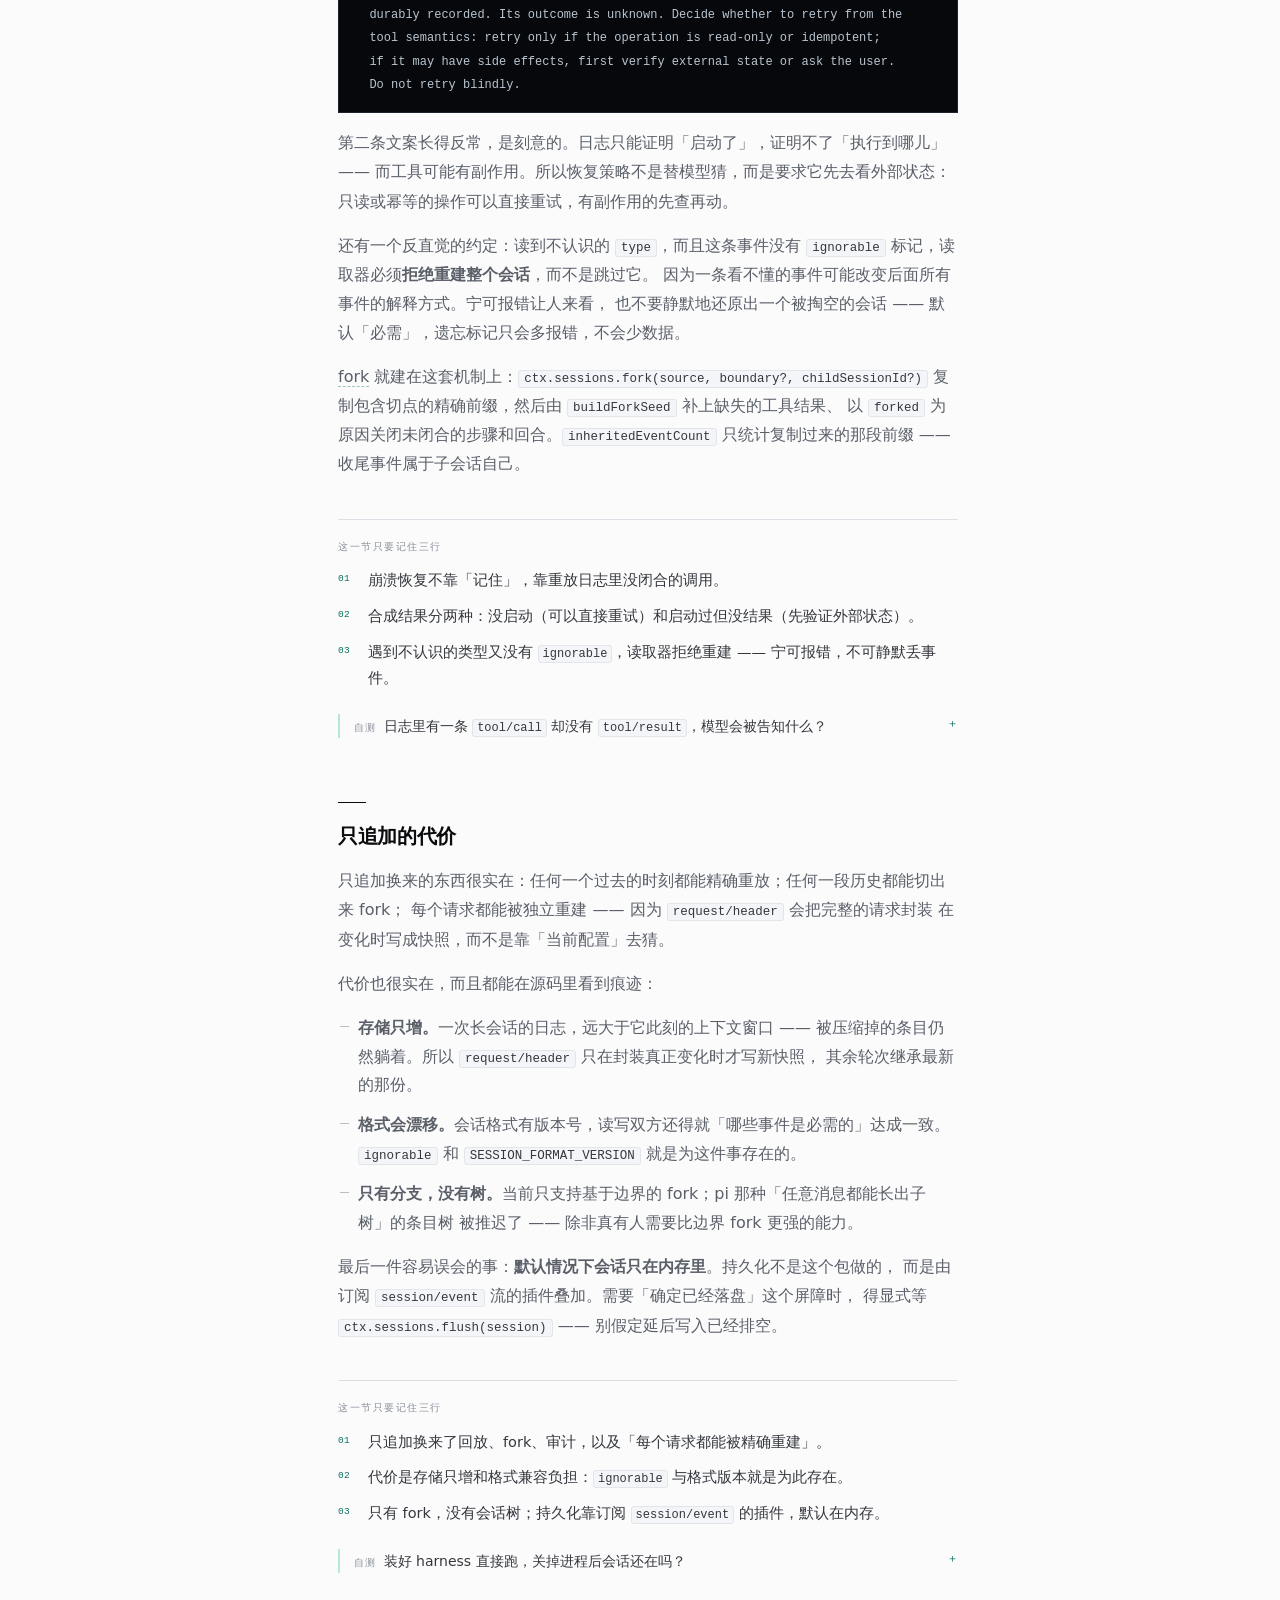
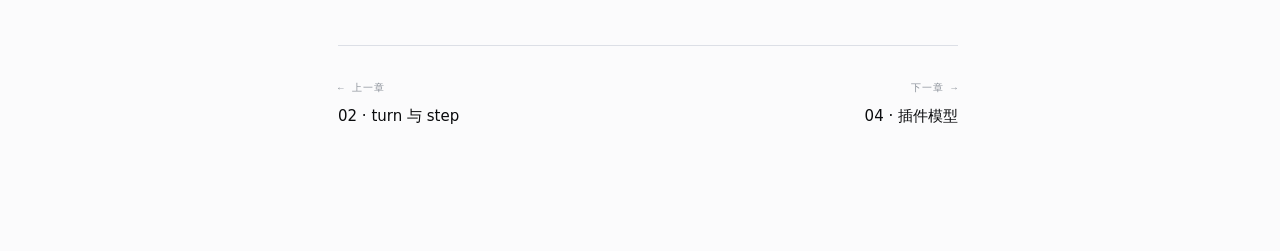
<file: docs/chapter-03.html>
<!DOCTYPE html>
<html lang="zh-CN" data-theme="light">
  <head>
    <meta charset="utf-8" />
    <meta name="viewport" content="width=device-width, initial-scale=1" />
    <title>先写下来，再谈别的 — DeepSeek Harness 导读</title>
    <meta
      name="description"
      content="Session 是一条只追加的事件日志：模型历史、回放、fork 都从它派生。看懂这条日志，才能看懂压缩与崩溃恢复。"
    />
    <link rel="stylesheet" href="assets/site.css" />
    <script>
      (function () {
        try {
          var m = localStorage.getItem("dsh-theme") || "auto";
          var dark =
            m === "dark" ||
            (m === "auto" &&
              window.matchMedia("(prefers-color-scheme: dark)").matches);
          document.documentElement.dataset.theme = dark ? "dark" : "light";
          document.documentElement.dataset.mode = m;
        } catch (e) {}
      })();
    </script>
  </head>
  <body data-page="chapter-03.html" data-chapter="第 03 章 · Session 日志">
    <div
      class="progress"
      data-progress
      role="progressbar"
      aria-label="阅读进度"
      aria-valuemin="0"
      aria-valuemax="100"
      aria-valuenow="0"
    ></div>

    <header class="topbar">
      <div class="topbar__inner">
        <a class="brand" href="index.html">
          <span class="brand__mark" aria-hidden="true"></span>
          DeepSeek Harness 导读
        </a>
        <nav class="topnav" aria-label="站点导航">
          <a href="index.html">目录</a>
          <a href="overview.html">全景</a>
          <a href="start.html">上手</a>
          <a class="is-optional" href="glossary.html">术语表</a>
          <a class="is-optional" href="styleguide.html">规范</a>
          <a class="is-optional" href="https://github.com/lzwanan/deepseek-harness-guide" target="_blank" rel="noreferrer noopener">本仓库</a>
          <a class="is-optional" href="https://github.com/deepseek-ai/deepseek-harness" target="_blank" rel="noreferrer noopener">上游源码</a>
          <button class="theme-toggle" type="button" data-theme-toggle>自动</button>
        </nav>
      </div>
    </header>

    <div class="layout">
      <aside class="side" aria-label="章节目录">
        <div class="side__group">
          <p class="eyebrow">七章 · 从现象到源码</p>
          <ul class="sidetree sidetree--all">
            <li>
              <a href="chapter-01.html"><span class="n">01</span><span>它是什么</span></a>
            </li>
            <li>
              <a href="chapter-02.html"><span class="n">02</span><span>turn 与 step</span></a>
            </li>

            <li class="is-open">
              <a href="#s1"><span class="n">03</span><span>Session 日志</span></a>
              <ul class="sidetree__sub">
                <li class="is-current">
                  <a href="#s1"
                    ><span class="n">3.1</span><span>先写下来，再谈别的</span></a
                  >
                </li>
                <li>
                  <a href="#s2"
                    ><span class="n">3.2</span><span>模型看到的是派生出来的</span></a
                  >
                </li>
                <li>
                  <a href="#s3"
                    ><span class="n">3.3</span><span>进程死了，日志还在</span></a
                  >
                </li>
                <li>
                  <a href="#s4"
                    ><span class="n">3.4</span><span>只追加的代价</span></a
                  >
                </li>
              </ul>
            </li>

            <li>
              <a href="chapter-04.html"
                ><span class="n">04</span><span>插件模型</span></a
              >
            </li>
            <li>
              <a href="chapter-05.html"
                ><span class="n">05</span><span>工具系统</span></a
              >
            </li>
            <li>
              <a href="chapter-06.html"
                ><span class="n">06</span><span>组装</span></a
              >
            </li>
            <li>
              <a href="chapter-07.html"><span class="n">07</span><span>设计取舍</span></a>
            </li>
          </ul>
        </div>
      </aside>

      <article class="doc">
        <p class="eyebrow">第 3 章 · <i>Session</i> 日志 — 3.1</p>
        <h1 id="s1">先写下来，再谈别的</h1>
        <p class="lede">
          模型没有记忆。harness 之所以看起来记得住，是因为它把发生过的事一条条写进了日志 ——
          而「记忆」只是这份日志算出来的一个视图。
        </p>

        <p>
          这个包叫 <code>dsh-session</code>，它做的事只有一件：维护一条只追加的事件日志。
          会话里发生的每件事 —— 用户说了话、模型回了话、工具被调用、上下文被压缩、标题被改 ——
          都是日志里的一行。没有「修改某一行」，也没有「删除某一行」，要表达变化，就再追加一条。
        </p>

        <p class="eyebrow code__cap">packages/core/session/src/types.ts</p>
        <pre class="code"><code>type:  'user/message'              // 事件类型，词汇表里的一种
seq:   7                          // 会话内单调递增，没有空洞
time:  1730953200000              // Unix epoch 毫秒
data:  { role, content, source }  // 该类型自己的载荷
ignorable?: true                  // 不认识的类型，能不能安全跳过</code></pre>

        <p>
          词汇表里有 <b>60 多种事件</b>（<code>KNOWN_SESSION_EVENT_TYPES</code>）。
          但只有五种会变成模型看得见的消息：<code>system/message</code>、
          <code>developer/message</code>、<code>user/message</code>、
          <code>assistant/message</code>、<code>tool/result</code>。其余五十多种都是记录 ——
          这一步开没开、工具调用了几次、压缩发生在第几轮。
        </p>

        <p>
          追加不是随便塞。每条事件进来时，先做一次
          <span
            class="term"
            tabindex="0"
            data-tip-key="lossless-json"
            data-tip="无损 JSON 快照：每个嵌套值只读取、校验、复制一次，所以带状态的 getter 没法对校验说一套、对存储说另一套。"
            >无损 JSON 快照</span
          >
          并冻结，再检查写权限，最后才提交、通知观察者。BigInt、循环引用、稀疏数组、<code>-0</code>
          这类存不住原样的值，会在追加这一步就被拒绝 —— 而不是等到落盘时才发现。
        </p>

        <section class="recap">
          <span class="recap__k">这一节只要记住三行</span>
          <ol>
            <li>Session 是一条只追加的事件日志，<code>seq</code> 单调递增，没有改和删两个操作。</li>
            <li>六十多种事件里只有五种会变成消息；日志比对话长，是常态而不是异常。</li>
            <li>追加前会做无损 JSON 快照 —— 写不进去的值在入口就被挡住，不会流到存储层。</li>
          </ol>
        </section>

        <details class="check">
          <summary><em>自测</em>事件里能不能塞一个 <code>Date</code> 对象？</summary>
          <p>
            不能。日志只接受<b>无损 JSON</b>，<code>Date</code> 会被转成字符串或直接拒绝 ——
            因为「读回来和写进去不是同一个值」的记录，会让重建出来的历史不可信。时间统一用
            <code>time</code> 这个 epoch 毫秒字段表达。
          </p>
        </details>

        <h2 id="s2">模型看到的是派生出来的</h2>
        <p>
          模型不读日志。每次请求之前，harness 把日志投影成一份消息数组，这份投影才是模型看到的「历史」。
          投影的入口是 <code>deriveMessages()</code>：增量、带缓存、每次返回一个新数组。
        </p>

        <p>
          哪条事件能进这份历史，由一个叫 <code>surfaceOp</code> 的字段决定。它只有两种取值：
          接在尾部，或者遮蔽一段。压缩就是后者 —— 这也是为什么压缩之后模型「忘了」前半段，
          而日志里那些条目一条都没少。
        </p>

        <figure class="scope" id="fig-1" data-figure="log">
          <div class="scope__bar">
            <span class="scope__id">FIG.01</span>
            <span class="scope__title">LOG · 日志只增，历史会缩</span>
            <span class="scope__bar__sp"></span>
            <span class="scope__live" data-live><i></i><span>running</span></span>
          </div>
          <div class="scope__stage" data-stage></div>
          <p class="readout" data-readout></p>
          <div class="scope__ctrl">
            <button
              class="play"
              type="button"
              data-play
              data-state="paused"
              aria-pressed="false"
              aria-label="播放动画"
            >
              <svg class="icon-play" viewBox="0 0 9 10" aria-hidden="true">
                <path d="M0 0L9 5L0 10V0Z" fill="currentColor" />
              </svg>
              <svg class="icon-pause" viewBox="0 0 9 10" aria-hidden="true">
                <rect x="0" y="0" width="3" height="10" fill="currentColor" />
                <rect x="6" y="0" width="3" height="10" fill="currentColor" />
              </svg>
            </button>
            <div class="scrub">
              <div class="scrub__rail"><div class="scrub__fill" data-fill></div></div>
              <div class="scrub__segs" data-segs></div>
              <div class="scrub__knob" data-knob></div>
              <input
                type="range"
                min="0"
                max="1000"
                value="0"
                step="1"
                data-scrub
                aria-label="动画进度"
              />
            </div>
            <div class="speed" role="group" aria-label="播放速度">
              <button type="button" data-speed="0.5" aria-pressed="false">.5×</button>
              <button type="button" data-speed="1" aria-pressed="true">1×</button>
              <button type="button" data-speed="2" aria-pressed="false">2×</button>
            </div>
            <span class="time" data-time></span>
          </div>
        </figure>
        <p class="figcap">
          左列是日志，右列是模型历史。注意两件事：八条事件只产出四条消息；压缩之后右边塌成两行，左边一条没少。
          拖到 ④ 那一帧，看得最清楚。
        </p>

        <p class="eyebrow code__cap">packages/core/session/src/types.ts · SurfaceOp</p>
        <pre class="code"><code>// 追加：接在表面尾部 —— 日常的用户 / 模型 / 工具消息都走这条
{ surfaceOp: 'append' }

// 替换：遮蔽表面上 0…4 这一段（两个端点都包含）
{ surfaceOp: { op: 'replace', startSeq: 0, endSeq: 4 } }</code></pre>

        <p>
          替换有一条硬规矩：新节点必须用 <code>sourceEventSeqs</code> 把<b>被遮蔽的每一个节点</b>都列出来。
          少列一个，这条追加会被直接拒绝。这样做的原因是审计 ——
          任何一条被隐藏的消息，都能顺着引用找到它原来在哪。
        </p>

        <p>
          代价是双向的。好处是 token 立刻少了；坏处是
          <span
            class="term"
            tabindex="0"
            data-tip-key="kv-cache"
            data-tip="模型服务的 KV Cache 能复用相同前缀的计算结果。替换会让「从被遮蔽的第一条消息」开始的前缀失效，之后的都要重算。"
            >KV cache</span
          >
          从第一条被遮蔽的消息起失效 —— 前缀变了，后面的计算全要重来。会话表面只追加时前缀永远可复用，
          一旦压缩，这一次的省 token 要拿一次重新计算来换。
        </p>

        <section class="recap">
          <span class="recap__k">这一节只要记住三行</span>
          <ol>
            <li><code>deriveMessages()</code> 每次从日志投影历史：日志是事实，历史是视图。</li>
            <li><code>surfaceOp</code> 只有两种：<code>append</code> 接尾部，<code>replace</code> 遮蔽一段。</li>
            <li>压缩是 replace 的生产者：模型少看了内容，日志一条没少 —— 所以之后还能回放、还能 fork。</li>
          </ol>
        </section>

        <details class="check">
          <summary><em>自测</em>压缩之后，被摘要掉的那几条还能找回来吗？</summary>
          <p>
            能。<code>replace</code> 只是让它们不再进入后续请求，原记录仍在日志里。
            想把它们重新拿回来，就从压缩发生之前的那个位置
            <code>fork</code> 一条新会话 —— 这也正是 fork 只需要「一个边界」的原因。
          </p>
        </details>

        <h2 id="s3">进程死了，日志还在</h2>
        <p>
          只追加的日志还有一个不太起眼的好处：崩溃之后，它自己就能说清「发生过什么」。
          不需要额外的状态文件，也不需要优雅退出。
        </p>

        <p>
          麻烦在于，事件是按发生顺序写的，而一次工具调用横跨三条事件：模型说要调、harness 记下
          <code>tool/call</code>、结果写成 <code>tool/result</code>。进程如果死在中间，日志就会留下三种残缺：
          模型声明了调用但没有 <code>tool/call</code>；有 <code>tool/call</code> 但没有结果；
          turn 没有关闭。
        </p>

        <p>
          <code>ToolCallRecovery</code> 干的就是这件事：它从已提交事件里跟踪「还没有结果的请求」，
          不额外保存任何状态。实时步骤、崩溃恢复、fork 种子构造共用同一套逻辑 ——
          区别只在文案。
        </p>

        <p class="eyebrow code__cap">packages/core/session/src/repair.ts</p>
        <pre class="code"><code><b>TOOL_NOT_STARTED</b>
  The tool call was interrupted before the Harness recorded it as started.
  Retry it if it is still needed.

<b>TOOL_OUTCOME_UNKNOWN</b>
  The tool call was interrupted after it was recorded, but no result was
  durably recorded. Its outcome is unknown. Decide whether to retry from the
  tool semantics: retry only if the operation is read-only or idempotent;
  if it may have side effects, first verify external state or ask the user.
  Do not retry blindly.</code></pre>

        <p>
          第二条文案长得反常，是刻意的。日志只能证明「启动了」，证明不了「执行到哪儿」——
          而工具可能有副作用。所以恢复策略不是替模型猜，而是要求它先去看外部状态：
          只读或幂等的操作可以直接重试，有副作用的先查再动。
        </p>

        <p>
          还有一个反直觉的约定：读到不认识的 <code>type</code>，而且这条事件没有
          <code>ignorable</code> 标记，读取器必须<b>拒绝重建整个会话</b>，而不是跳过它。
          因为一条看不懂的事件可能改变后面所有事件的解释方式。宁可报错让人来看，
          也不要静默地还原出一个被掏空的会话 —— 默认「必需」，遗忘标记只会多报错，不会少数据。
        </p>

        <p>
          <span
            class="term"
            tabindex="0"
            data-tip-key="fork"
            data-tip="从某个会话的精确前缀复制出一条新会话。复制的是事件前缀，不是「当前状态」—— 所以父会话之后发生的事不会跟过来。"
            >fork</span
          >
          就建在这套机制上：<code>ctx.sessions.fork(source, boundary?, childSessionId?)</code>
          复制包含切点的精确前缀，然后由 <code>buildForkSeed</code> 补上缺失的工具结果、
          以 <code>forked</code> 为原因关闭未闭合的步骤和回合。<code>inheritedEventCount</code>
          只统计复制过来的那段前缀 —— 收尾事件属于子会话自己。
        </p>

        <section class="recap">
          <span class="recap__k">这一节只要记住三行</span>
          <ol>
            <li>崩溃恢复不靠「记住」，靠重放日志里没闭合的调用。</li>
            <li>合成结果分两种：没启动（可以直接重试）和启动过但没结果（先验证外部状态）。</li>
            <li>遇到不认识的类型又没有 <code>ignorable</code>，读取器拒绝重建 —— 宁可报错，不可静默丢事件。</li>
          </ol>
        </section>

        <details class="check">
          <summary><em>自测</em>日志里有一条 <code>tool/call</code> 却没有 <code>tool/result</code>，模型会被告知什么？</summary>
          <p>
            <code>TOOL_OUTCOME_UNKNOWN</code>：结果未知。并且会明确要求它<b>不要盲目重试</b> ——
            只读或幂等的操作可以直接重来，可能有副作用的先检查外部状态或询问用户。
            另一种情况（模型声明了调用但没记 <code>tool/call</code>）是 <code>TOOL_NOT_STARTED</code>，
            可以直接重试。
          </p>
        </details>

        <h2 id="s4">只追加的代价</h2>
        <p>
          只追加换来的东西很实在：任何一个过去的时刻都能精确重放；任何一段历史都能切出来 fork；
          每个请求都能被独立重建 —— 因为 <code>request/header</code> 会把完整的请求封装
          在变化时写成快照，而不是靠「当前配置」去猜。
        </p>

        <p>代价也很实在，而且都能在源码里看到痕迹：</p>

        <ul>
          <li>
            <b>存储只增。</b>一次长会话的日志，远大于它此刻的上下文窗口 ——
            被压缩掉的条目仍然躺着。所以 <code>request/header</code> 只在封装真正变化时才写新快照，
            其余轮次继承最新的那份。
          </li>
          <li>
            <b>格式会漂移。</b>会话格式有版本号，读写双方还得就「哪些事件是必需的」达成一致。
            <code>ignorable</code> 和 <code>SESSION_FORMAT_VERSION</code> 就是为这件事存在的。
          </li>
          <li>
            <b>只有分支，没有树。</b>当前只支持基于边界的 fork；pi 那种「任意消息都能长出子树」的条目树
            被推迟了 —— 除非真有人需要比边界 fork 更强的能力。
          </li>
        </ul>

        <p>
          最后一件容易误会的事：<b>默认情况下会话只在内存里</b>。持久化不是这个包做的，
          而是由订阅 <code>session/event</code> 流的插件叠加。需要「确定已经落盘」这个屏障时，
          得显式等 <code>ctx.sessions.flush(session)</code> —— 别假定延后写入已经排空。
        </p>

        <section class="recap">
          <span class="recap__k">这一节只要记住三行</span>
          <ol>
            <li>只追加换来了回放、fork、审计，以及「每个请求都能被精确重建」。</li>
            <li>代价是存储只增和格式兼容负担：<code>ignorable</code> 与格式版本就是为此存在。</li>
            <li>只有 fork，没有会话树；持久化靠订阅 <code>session/event</code> 的插件，默认在内存。</li>
          </ol>
        </section>

        <details class="check">
          <summary><em>自测</em>装好 harness 直接跑，关掉进程后会话还在吗？</summary>
          <p>
            默认不在了。<code>dsh-session</code> 只在内存里持有 <code>Session</code>，
            持久化由订阅 <code>session/event</code> 的插件负责。要确认已经落盘，等
            <code>ctx.sessions.flush(session)</code>，而不是假设写入已经完成。
          </p>
        </details>

        <nav class="pager" aria-label="章节导航">
          <a class="pager__item" href="chapter-02.html">
            <span class="pager__k">← 上一章</span>
            <span class="pager__t">02 · turn 与 step</span>
          </a>
          <a class="pager__item pager__next" href="chapter-04.html">
            <span class="pager__k">下一章 →</span>
            <span class="pager__t">04 · 插件模型</span>
          </a>
        </nav>
      </article>

      <aside class="toc" aria-label="本页目录">
        <p class="eyebrow">本页</p>
        <ul>
          <li><a data-n="3.1" href="#s1" class="is-active">先写下来，再谈别的</a></li>
          <li><a data-n="3.2" href="#s2">模型看到的是派生出来的</a></li>
          <li><a data-n="3.3" href="#s3">进程死了，日志还在</a></li>
          <li><a data-n="3.4" href="#s4">只追加的代价</a></li>
        </ul>
        <hr class="toc__rule" />
        <p class="eyebrow">涉及模块</p>
        <ul class="toc__modules">
          <li>
            <a
              href="https://github.com/deepseek-ai/deepseek-harness/tree/master/packages/core/session"
              target="_blank"
              rel="noreferrer noopener"
              title="在 GitHub 打开 packages/core/session"
              >core/session</a
            >
          </li>
          <li>
            <a
              href="https://github.com/deepseek-ai/deepseek-harness/tree/master/packages/compaction"
              target="_blank"
              rel="noreferrer noopener"
              title="在 GitHub 打开 packages/compaction"
              >compaction</a
            >
          </li>
          <li>
            <a
              href="https://github.com/deepseek-ai/deepseek-harness/tree/master/packages/session-query"
              target="_blank"
              rel="noreferrer noopener"
              title="在 GitHub 打开 packages/session-query"
              >session-query</a
            >
          </li>
        </ul>
        <p class="eyebrow" style="margin-top: 18px">快捷键</p>
        <ul class="toc__keys">
          <li><kbd>空格</kbd> 播放 / 暂停</li>
          <li><kbd>拖动</kbd> 进度条来回看</li>
        </ul>
      </aside>
    </div>

    <nav class="jump" data-jump aria-label="节导航">
      <a class="jump__b" data-jump-prev href="#s1">
        <span class="jump__a" aria-hidden="true">↑</span>
        <span class="jump__n" data-jump-prev-n></span>
        <span class="jump__t" data-jump-prev-t></span>
      </a>
      <a class="jump__b" data-jump-next href="#s2">
        <span class="jump__a" aria-hidden="true">↓</span>
        <span class="jump__n" data-jump-next-n></span>
        <span class="jump__t" data-jump-next-t></span>
      </a>
    </nav>

    <script src="assets/site.js" defer></script>
    <script src="assets/figures.js" defer></script>
  </body>
</html>
</file>
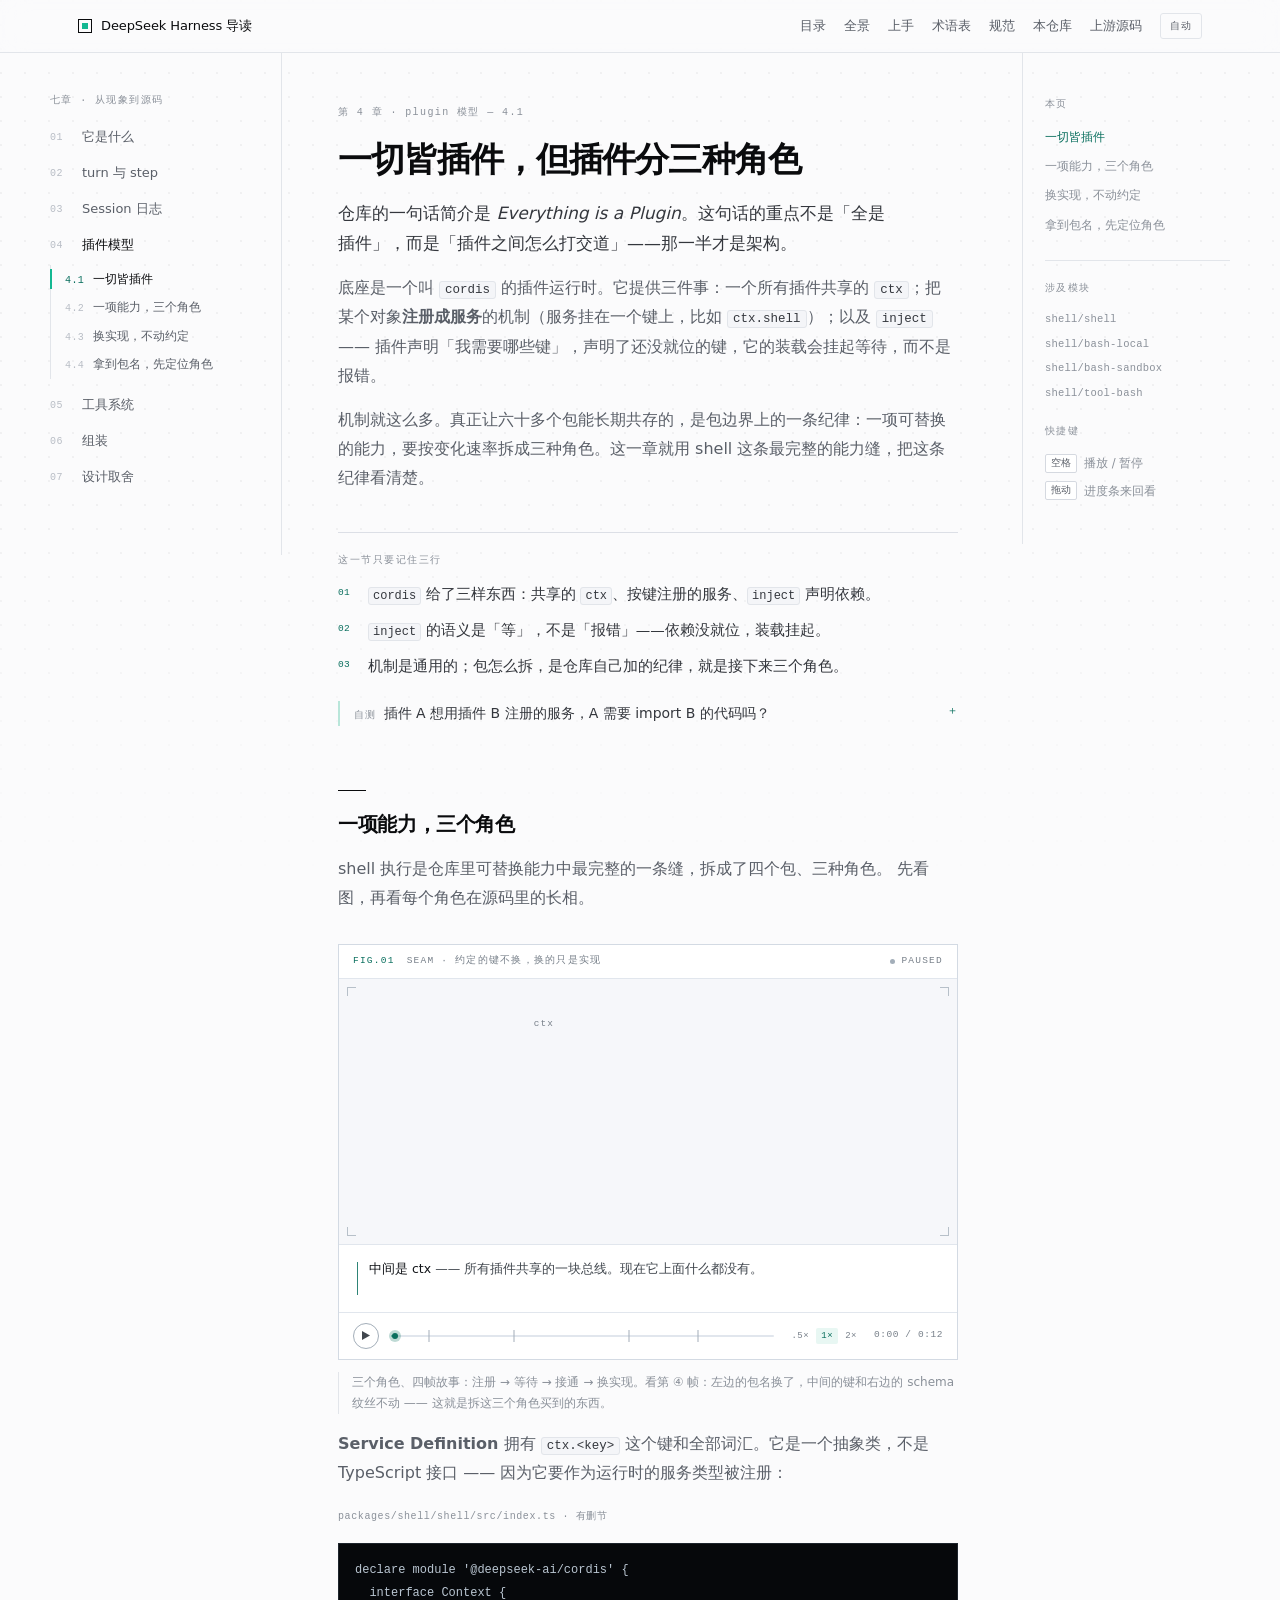
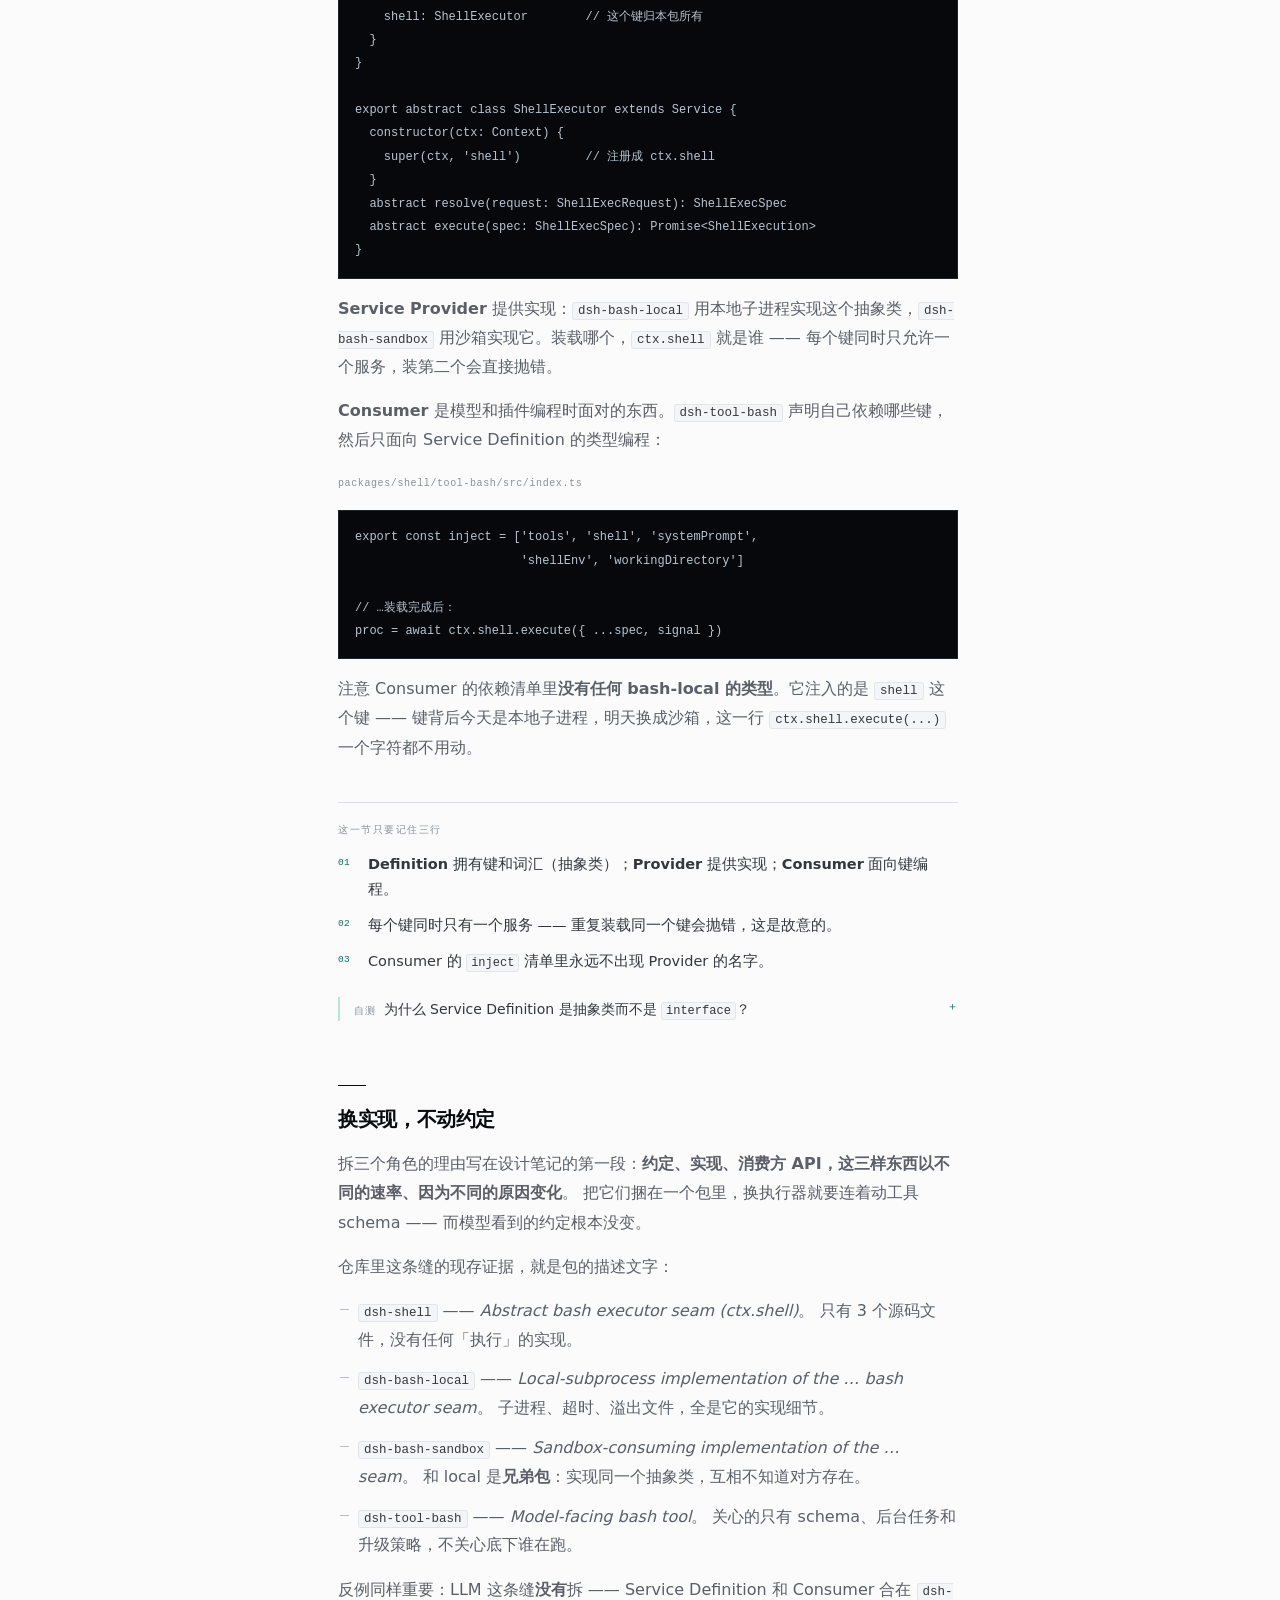
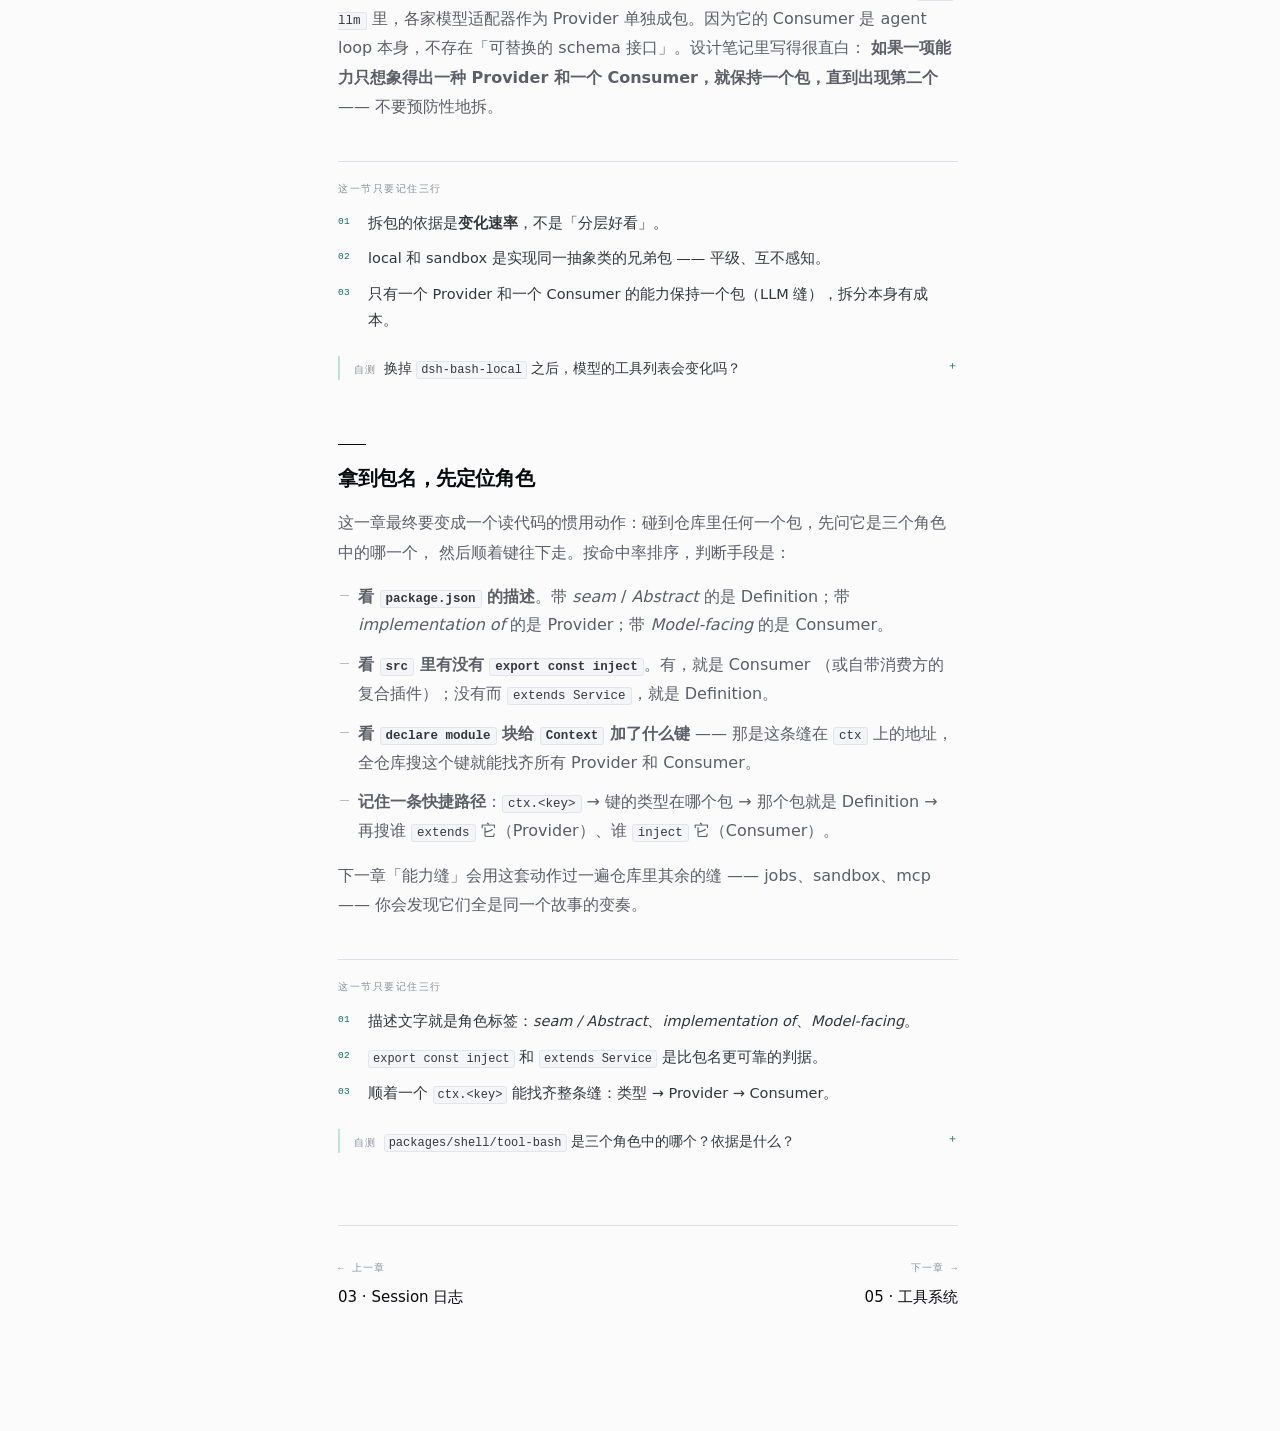
<file: docs/chapter-04.html>
<!DOCTYPE html>
<html lang="zh-CN" data-theme="light">
  <head>
    <meta charset="utf-8" />
    <meta name="viewport" content="width=device-width, initial-scale=1" />
    <title>一切皆插件，但插件分三种角色 — DeepSeek Harness 导读</title>
    <meta
      name="description"
      content="Service Definition / Service Provider / Consumer：仓库怎么把「约定」和「实现」拆开，让沙箱替换本地执行时模型毫无感知。"
    />
    <link rel="stylesheet" href="assets/site.css" />
    <script>
      (function () {
        try {
          var m = localStorage.getItem("dsh-theme") || "auto";
          var dark =
            m === "dark" ||
            (m === "auto" &&
              window.matchMedia("(prefers-color-scheme: dark)").matches);
          document.documentElement.dataset.theme = dark ? "dark" : "light";
          document.documentElement.dataset.mode = m;
        } catch (e) {}
      })();
    </script>
  </head>
  <body data-page="chapter-04.html" data-chapter="第 04 章 · 插件模型">
    <div
      class="progress"
      data-progress
      role="progressbar"
      aria-label="阅读进度"
      aria-valuemin="0"
      aria-valuemax="100"
      aria-valuenow="0"
    ></div>

    <header class="topbar">
      <div class="topbar__inner">
        <a class="brand" href="index.html">
          <span class="brand__mark" aria-hidden="true"></span>
          DeepSeek Harness 导读
        </a>
        <nav class="topnav" aria-label="站点导航">
          <a href="index.html">目录</a>
          <a href="overview.html">全景</a>
          <a href="start.html">上手</a>
          <a class="is-optional" href="glossary.html">术语表</a>
          <a class="is-optional" href="styleguide.html">规范</a>
          <a
            href="https://github.com/lzwanan/deepseek-harness-guide"
            target="_blank"
            rel="noreferrer noopener"
            >本仓库</a
          >
          <a
            class="is-optional"
            href="https://github.com/deepseek-ai/deepseek-harness"
            target="_blank"
            rel="noreferrer noopener"
            >上游源码</a
          >
          <button class="theme-toggle" type="button" data-theme-toggle>自动</button>
        </nav>
      </div>
    </header>

    <div class="layout">
      <aside class="side" aria-label="章节目录">
        <div class="side__group">
          <p class="eyebrow">七章 · 从现象到源码</p>
          <ul class="sidetree sidetree--all">
            <li>
              <a href="chapter-01.html"><span class="n">01</span><span>它是什么</span></a>
            </li>
            <li>
              <a href="chapter-02.html"><span class="n">02</span><span>turn 与 step</span></a>
            </li>
            <li>
              <a href="chapter-03.html"><span class="n">03</span><span>Session 日志</span></a>
            </li>

            <li class="is-open">
              <a href="#s1"><span class="n">04</span><span>插件模型</span></a>
              <ul class="sidetree__sub">
                <li class="is-current">
                  <a href="#s1"
                    ><span class="n">4.1</span><span>一切皆插件</span></a
                  >
                </li>
                <li>
                  <a href="#s2"
                    ><span class="n">4.2</span><span>一项能力，三个角色</span></a
                  >
                </li>
                <li>
                  <a href="#s3"
                    ><span class="n">4.3</span><span>换实现，不动约定</span></a
                  >
                </li>
                <li>
                  <a href="#s4"
                    ><span class="n">4.4</span><span>拿到包名，先定位角色</span></a
                  >
                </li>
              </ul>
            </li>

            <li>
              <a href="chapter-05.html"
                ><span class="n">05</span><span>工具系统</span></a
              >
            </li>
            <li>
              <a href="chapter-06.html"
                ><span class="n">06</span><span>组装</span></a
              >
            </li>
            <li>
              <a href="chapter-07.html"><span class="n">07</span><span>设计取舍</span></a>
            </li>
          </ul>
        </div>
      </aside>

      <article class="doc">
        <p class="eyebrow">第 4 章 · <i>plugin</i> 模型 — 4.1</p>
        <h1 id="s1">一切皆插件，但插件分三种角色</h1>
        <p class="lede">
          仓库的一句话简介是 <i>Everything is a Plugin</i>。这句话的重点不是「全是插件」，而是「插件之间怎么打交道」——那一半才是架构。
        </p>

        <p>
          底座是一个叫 <code>cordis</code> 的插件运行时。它提供三件事：一个所有插件共享的
          <code>ctx</code>；把某个对象<strong>注册成服务</strong>的机制（服务挂在一个键上，比如
          <code>ctx.shell</code>）；以及 <code>inject</code> ——
          插件声明「我需要哪些键」，声明了还没就位的键，它的装载会挂起等待，而不是报错。
        </p>

        <p>
          机制就这么多。真正让六十多个包能长期共存的，是包边界上的一条纪律：一项可替换的能力，要按变化速率拆成三种角色。这一章就用
          shell 这条最完整的能力缝，把这条纪律看清楚。
        </p>

        <section class="recap">
          <span class="recap__k">这一节只要记住三行</span>
          <ol>
            <li><code>cordis</code> 给了三样东西：共享的 <code>ctx</code>、按键注册的服务、<code>inject</code> 声明依赖。</li>
            <li><code>inject</code> 的语义是「等」，不是「报错」——依赖没就位，装载挂起。</li>
            <li>机制是通用的；包怎么拆，是仓库自己加的纪律，就是接下来三个角色。</li>
          </ol>
        </section>

        <details class="check">
          <summary><em>自测</em>插件 A 想用插件 B 注册的服务，A 需要 import B 的代码吗？</summary>
          <p>
            不需要。A 只声明 <code>inject: ['那个键']</code>，然后面向<strong>键的类型</strong>编程 ——
            类型来自 Service Definition 包，不是来自 B。这就是为什么换掉 B（Provider）时，A
            一行代码都不用改。
          </p>
        </details>

        <h2 id="s2">一项能力，三个角色</h2>
        <p>
          shell 执行是仓库里可替换能力中最完整的一条缝，拆成了四个包、三种角色。
          先看图，再看每个角色在源码里的长相。
        </p>

        <figure class="scope" id="fig-1" data-figure="seam">
          <div class="scope__bar">
            <span class="scope__id">FIG.01</span>
            <span class="scope__title">SEAM · 约定的键不换，换的只是实现</span>
            <span class="scope__bar__sp"></span>
            <span class="scope__live" data-live><i></i><span>running</span></span>
          </div>
          <div class="scope__stage" data-stage></div>
          <p class="readout" data-readout></p>
          <div class="scope__ctrl">
            <button
              class="play"
              type="button"
              data-play
              data-state="paused"
              aria-pressed="false"
              aria-label="播放动画"
            >
              <svg class="icon-play" viewBox="0 0 9 10" aria-hidden="true">
                <path d="M0 0L9 5L0 10V0Z" fill="currentColor" />
              </svg>
              <svg class="icon-pause" viewBox="0 0 9 10" aria-hidden="true">
                <rect x="0" y="0" width="3" height="10" fill="currentColor" />
                <rect x="6" y="0" width="3" height="10" fill="currentColor" />
              </svg>
            </button>
            <div class="scrub">
              <div class="scrub__rail"><div class="scrub__fill" data-fill></div></div>
              <div class="scrub__segs" data-segs></div>
              <div class="scrub__knob" data-knob></div>
              <input
                type="range"
                min="0"
                max="1000"
                value="0"
                step="1"
                data-scrub
                aria-label="动画进度"
              />
            </div>
            <div class="speed" role="group" aria-label="播放速度">
              <button type="button" data-speed="0.5" aria-pressed="false">.5×</button>
              <button type="button" data-speed="1" aria-pressed="true">1×</button>
              <button type="button" data-speed="2" aria-pressed="false">2×</button>
            </div>
            <span class="time" data-time></span>
          </div>
        </figure>
        <p class="figcap">
          三个角色、四帧故事：注册 → 等待 → 接通 → 换实现。看第 ④ 帧：左边的包名换了，中间的键和右边的
          schema 纹丝不动 —— 这就是拆这三个角色买到的东西。
        </p>

        <p><b>Service Definition</b> 拥有 <code>ctx.&lt;key&gt;</code> 这个键和全部词汇。它是一个抽象类，不是 TypeScript 接口 —— 因为它要作为运行时的服务类型被注册：</p>

        <p class="eyebrow code__cap">packages/shell/shell/src/index.ts · 有删节</p>
        <pre class="code"><code>declare module '@deepseek-ai/cordis' {
  interface Context {
    shell: ShellExecutor        // 这个键归本包所有
  }
}

export abstract class ShellExecutor extends Service {
  constructor(ctx: Context) {
    super(ctx, 'shell')         // 注册成 ctx.shell
  }
  abstract resolve(request: ShellExecRequest): ShellExecSpec
  abstract execute(spec: ShellExecSpec): Promise&lt;ShellExecution&gt;
}</code></pre>

        <p><b>Service Provider</b> 提供实现：<code>dsh-bash-local</code> 用本地子进程实现这个抽象类，<code>dsh-bash-sandbox</code> 用沙箱实现它。装载哪个，<code>ctx.shell</code> 就是谁 —— 每个键同时只允许一个服务，装第二个会直接抛错。</p>

        <p><b>Consumer</b> 是模型和插件编程时面对的东西。<code>dsh-tool-bash</code> 声明自己依赖哪些键，然后只面向 Service Definition 的类型编程：</p>

        <p class="eyebrow code__cap">packages/shell/tool-bash/src/index.ts</p>
        <pre class="code"><code>export const inject = ['tools', 'shell', 'systemPrompt',
                       'shellEnv', 'workingDirectory']

// …装载完成后：
proc = await ctx.shell.execute({ ...spec, signal })</code></pre>

        <p>
          注意 Consumer 的依赖清单里<strong>没有任何 bash-local 的类型</strong>。它注入的是
          <code>shell</code> 这个键 —— 键背后今天是本地子进程，明天换成沙箱，这一行
          <code>ctx.shell.execute(...)</code> 一个字符都不用动。
        </p>

        <section class="recap">
          <span class="recap__k">这一节只要记住三行</span>
          <ol>
            <li><b>Definition</b> 拥有键和词汇（抽象类）；<b>Provider</b> 提供实现；<b>Consumer</b> 面向键编程。</li>
            <li>每个键同时只有一个服务 —— 重复装载同一个键会抛错，这是故意的。</li>
            <li>Consumer 的 <code>inject</code> 清单里永远不出现 Provider 的名字。</li>
          </ol>
        </section>

        <details class="check">
          <summary><em>自测</em>为什么 Service Definition 是抽象类而不是 <code>interface</code>？</summary>
          <p>
            因为它要在运行时被<strong>注册成服务</strong>（<code>super(ctx, 'shell')</code>），而不只是在编译期做形状检查。
            接口编译后就不存在了，挂不到 <code>ctx</code> 上；抽象类既给出词汇和默认行为，
            又强制 Provider 实现抽象方法 —— 一份代码同时服务两个角色。
          </p>
        </details>

        <h2 id="s3">换实现，不动约定</h2>
        <p>
          拆三个角色的理由写在设计笔记的第一段：<b>约定、实现、消费方 API，这三样东西以不同的速率、因为不同的原因变化</b>。
          把它们捆在一个包里，换执行器就要连着动工具 schema —— 而模型看到的约定根本没变。
        </p>

        <p>仓库里这条缝的现存证据，就是包的描述文字：</p>

        <ul>
          <li>
            <code>dsh-shell</code> —— <i>Abstract bash executor seam (ctx.shell)</i>。
            只有 3 个源码文件，没有任何「执行」的实现。
          </li>
          <li>
            <code>dsh-bash-local</code> —— <i>Local-subprocess implementation of the … bash executor seam</i>。
            子进程、超时、溢出文件，全是它的实现细节。
          </li>
          <li>
            <code>dsh-bash-sandbox</code> —— <i>Sandbox-consuming implementation of the … seam</i>。
            和 local 是<strong>兄弟包</strong>：实现同一个抽象类，互相不知道对方存在。
          </li>
          <li>
            <code>dsh-tool-bash</code> —— <i>Model-facing bash tool</i>。
            关心的只有 schema、后台任务和升级策略，不关心底下谁在跑。
          </li>
        </ul>

        <p>
          反例同样重要：LLM 这条缝<strong>没有</strong>拆 —— Service Definition 和 Consumer
          合在 <code>dsh-llm</code> 里，各家模型适配器作为 Provider 单独成包。因为它的 Consumer
          是 agent loop 本身，不存在「可替换的 schema 接口」。设计笔记里写得很直白：
          <b>如果一项能力只想象得出一种 Provider 和一个 Consumer，就保持一个包，直到出现第二个</b> ——
          不要预防性地拆。
        </p>

        <section class="recap">
          <span class="recap__k">这一节只要记住三行</span>
          <ol>
            <li>拆包的依据是<b>变化速率</b>，不是「分层好看」。</li>
            <li>local 和 sandbox 是实现同一抽象类的兄弟包 —— 平级、互不感知。</li>
            <li>只有一个 Provider 和一个 Consumer 的能力保持一个包（LLM 缝），拆分本身有成本。</li>
          </ol>
        </section>

        <details class="check">
          <summary><em>自测</em>换掉 <code>dsh-bash-local</code> 之后，模型的工具列表会变化吗？</summary>
          <p>
            不会。工具 schema 属于 Consumer（<code>dsh-tool-bash</code>），它注入的是
            <code>shell</code> 这个键。Provider 换成沙箱后，模型看到的还是那个
            <code>bash</code> 工具 —— 变的只是每条命令在底下怎么被关起来。
          </p>
        </details>

        <h2 id="s4">拿到包名，先定位角色</h2>
        <p>
          这一章最终要变成一个读代码的惯用动作：碰到仓库里任何一个包，先问它是三个角色中的哪一个，
          然后顺着键往下走。按命中率排序，判断手段是：
        </p>

        <ul>
          <li>
            <b>看 <code>package.json</code> 的描述</b>。带 <i>seam</i> / <i>Abstract</i> 的是
            Definition；带 <i>implementation of</i> 的是 Provider；带 <i>Model-facing</i> 的是 Consumer。
          </li>
          <li>
            <b>看 <code>src</code> 里有没有 <code>export const inject</code></b>。有，就是 Consumer
            （或自带消费方的复合插件）；没有而 <code>extends Service</code>，就是 Definition。
          </li>
          <li>
            <b>看 <code>declare module</code> 块给 <code>Context</code> 加了什么键</b> ——
            那是这条缝在 <code>ctx</code> 上的地址，全仓库搜这个键就能找齐所有 Provider 和 Consumer。
          </li>
          <li>
            <b>记住一条快捷路径</b>：<code>ctx.&lt;key&gt;</code> → 键的类型在哪个包 →
            那个包就是 Definition → 再搜谁 <code>extends</code> 它（Provider）、谁 <code>inject</code> 它（Consumer）。
          </li>
        </ul>

        <p>
          下一章「能力缝」会用这套动作过一遍仓库里其余的缝 —— jobs、sandbox、mcp
          —— 你会发现它们全是同一个故事的变奏。
        </p>

        <section class="recap">
          <span class="recap__k">这一节只要记住三行</span>
          <ol>
            <li>描述文字就是角色标签：<i>seam / Abstract</i>、<i>implementation of</i>、<i>Model-facing</i>。</li>
            <li><code>export const inject</code> 和 <code>extends Service</code> 是比包名更可靠的判据。</li>
            <li>顺着一个 <code>ctx.&lt;key&gt;</code> 能找齐整条缝：类型 → Provider → Consumer。</li>
          </ol>
        </section>

        <details class="check">
          <summary><em>自测</em><code>packages/shell/tool-bash</code> 是三个角色中的哪个？依据是什么？</summary>
          <p>
            Consumer。两个依据：<code>src/index.ts</code> 第一行就写着
            <code>export const inject = ['tools', 'shell', …]</code>；描述是
            <i>Model-facing bash tool</i>。它不 <code>extends Service</code>、不注册任何键 ——
            它消费键。
          </p>
        </details>

        <nav class="pager" aria-label="章节导航">
          <a class="pager__item" href="chapter-03.html">
            <span class="pager__k">← 上一章</span>
            <span class="pager__t">03 · Session 日志</span>
          </a>
          <a class="pager__item pager__next" href="chapter-05.html">
            <span class="pager__k">下一章 →</span>
            <span class="pager__t">05 · 工具系统</span>
          </a>
        </nav>
      </article>

      <aside class="toc" aria-label="本页目录">
        <p class="eyebrow">本页</p>
        <ul>
          <li><a data-n="4.1" href="#s1" class="is-active">一切皆插件</a></li>
          <li><a data-n="4.2" href="#s2">一项能力，三个角色</a></li>
          <li><a data-n="4.3" href="#s3">换实现，不动约定</a></li>
          <li><a data-n="4.4" href="#s4">拿到包名，先定位角色</a></li>
        </ul>
        <hr class="toc__rule" />
        <p class="eyebrow">涉及模块</p>
        <ul class="toc__modules">
          <li>
            <a
              href="https://github.com/deepseek-ai/deepseek-harness/tree/master/packages/shell/shell"
              target="_blank"
              rel="noreferrer noopener"
              title="在 GitHub 打开 packages/shell/shell"
              >shell/shell</a
            >
          </li>
          <li>
            <a
              href="https://github.com/deepseek-ai/deepseek-harness/tree/master/packages/shell/bash-local"
              target="_blank"
              rel="noreferrer noopener"
              title="在 GitHub 打开 packages/shell/bash-local"
              >shell/bash-local</a
            >
          </li>
          <li>
            <a
              href="https://github.com/deepseek-ai/deepseek-harness/tree/master/packages/shell/bash-sandbox"
              target="_blank"
              rel="noreferrer noopener"
              title="在 GitHub 打开 packages/shell/bash-sandbox"
              >shell/bash-sandbox</a
            >
          </li>
          <li>
            <a
              href="https://github.com/deepseek-ai/deepseek-harness/tree/master/packages/shell/tool-bash"
              target="_blank"
              rel="noreferrer noopener"
              title="在 GitHub 打开 packages/shell/tool-bash"
              >shell/tool-bash</a
            >
          </li>
        </ul>
        <p class="eyebrow" style="margin-top: 18px">快捷键</p>
        <ul class="toc__keys">
          <li><kbd>空格</kbd> 播放 / 暂停</li>
          <li><kbd>拖动</kbd> 进度条来回看</li>
        </ul>
      </aside>
    </div>

    <nav class="jump" data-jump aria-label="节导航">
      <a class="jump__b" data-jump-prev href="#s1">
        <span class="jump__a" aria-hidden="true">↑</span>
        <span class="jump__n" data-jump-prev-n></span>
        <span class="jump__t" data-jump-prev-t></span>
      </a>
      <a class="jump__b" data-jump-next href="#s2">
        <span class="jump__a" aria-hidden="true">↓</span>
        <span class="jump__n" data-jump-next-n></span>
        <span class="jump__t" data-jump-next-t></span>
      </a>
    </nav>

    <script src="assets/site.js" defer></script>
    <script src="assets/figures.js" defer></script>
  </body>
</html>
</file>
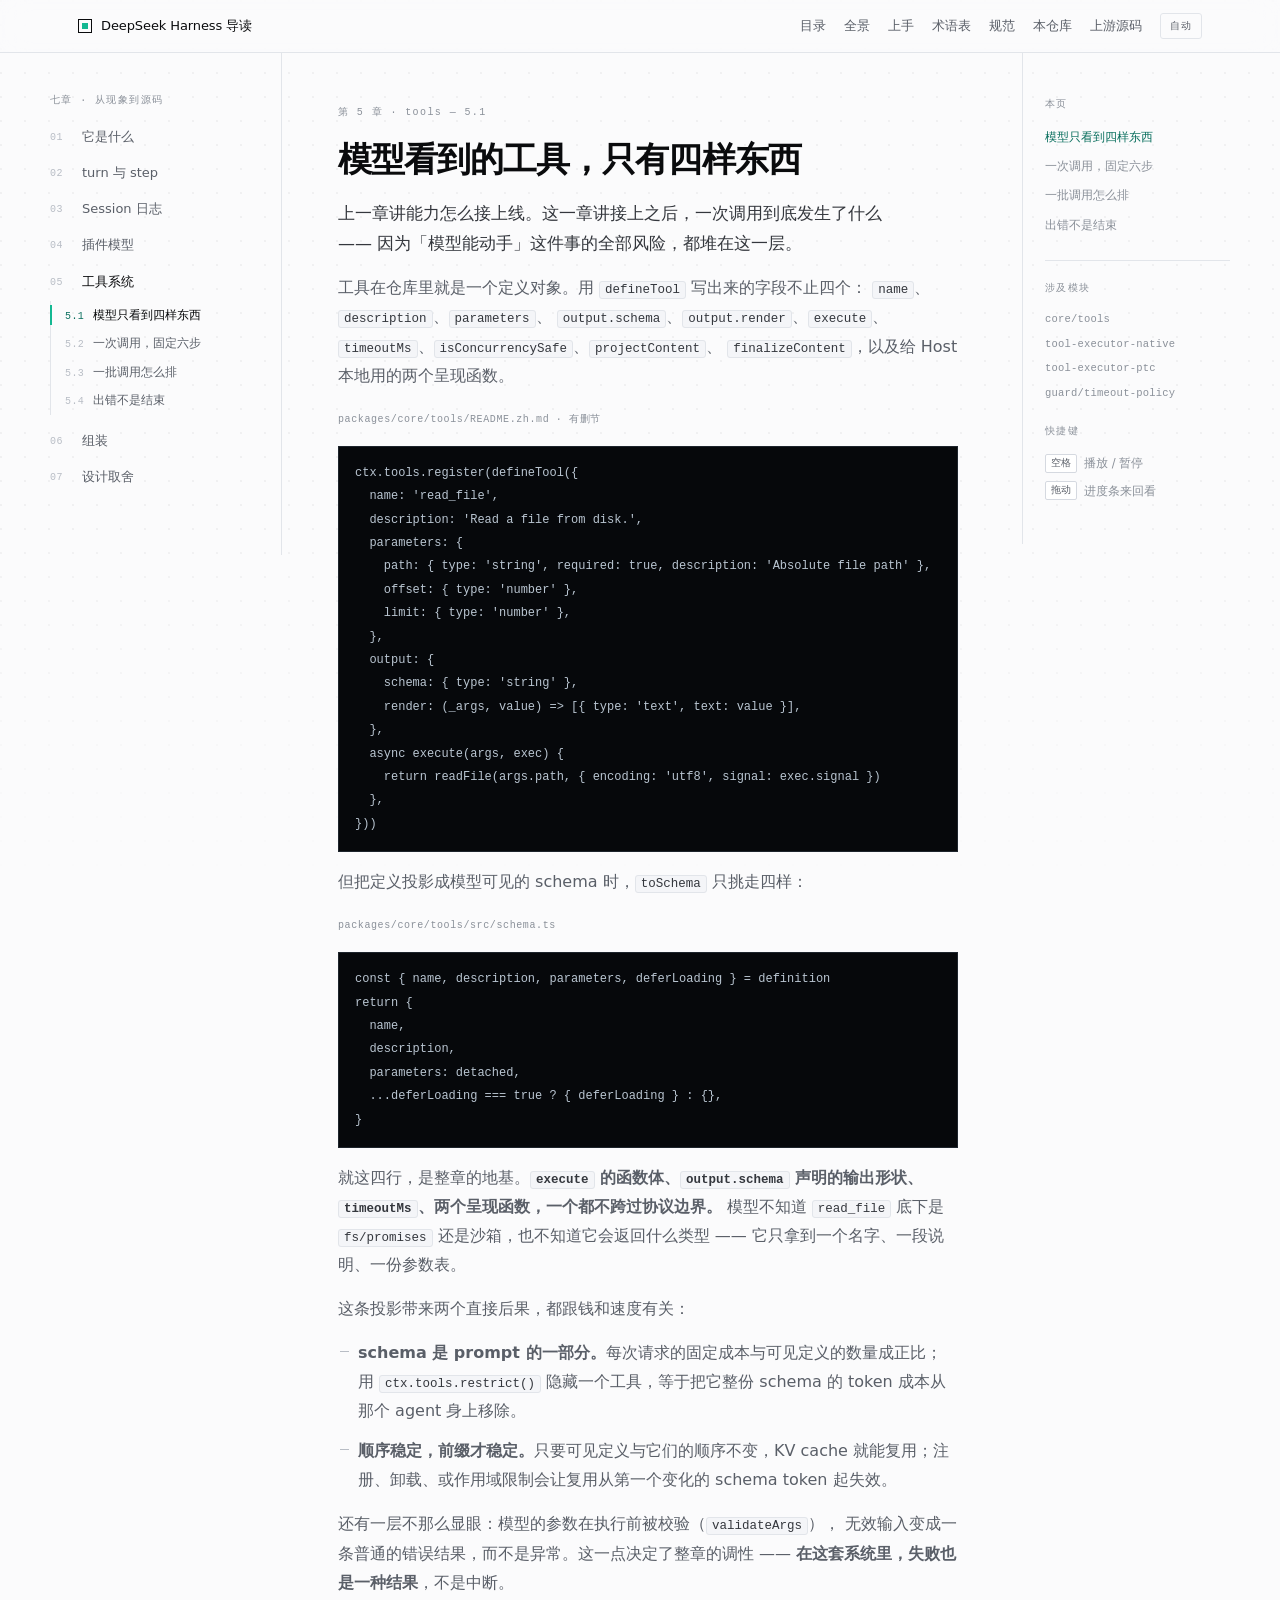
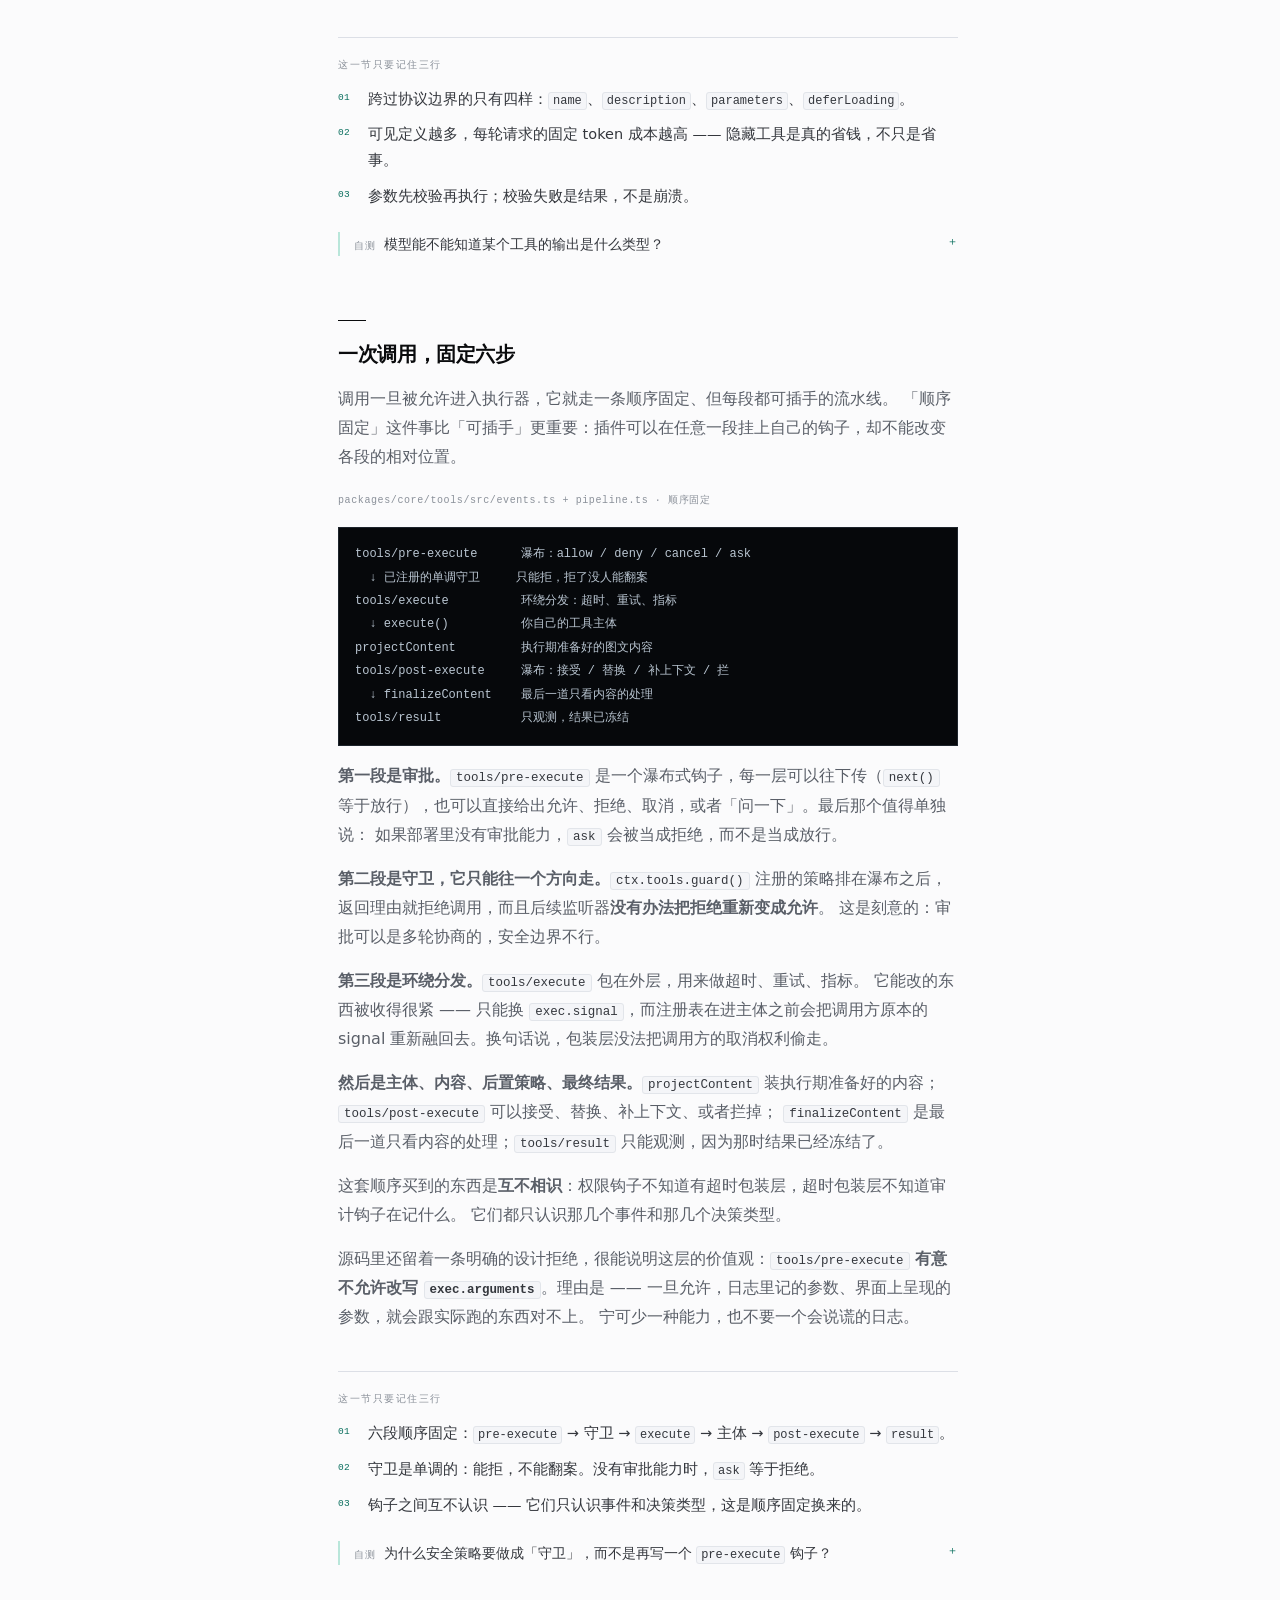
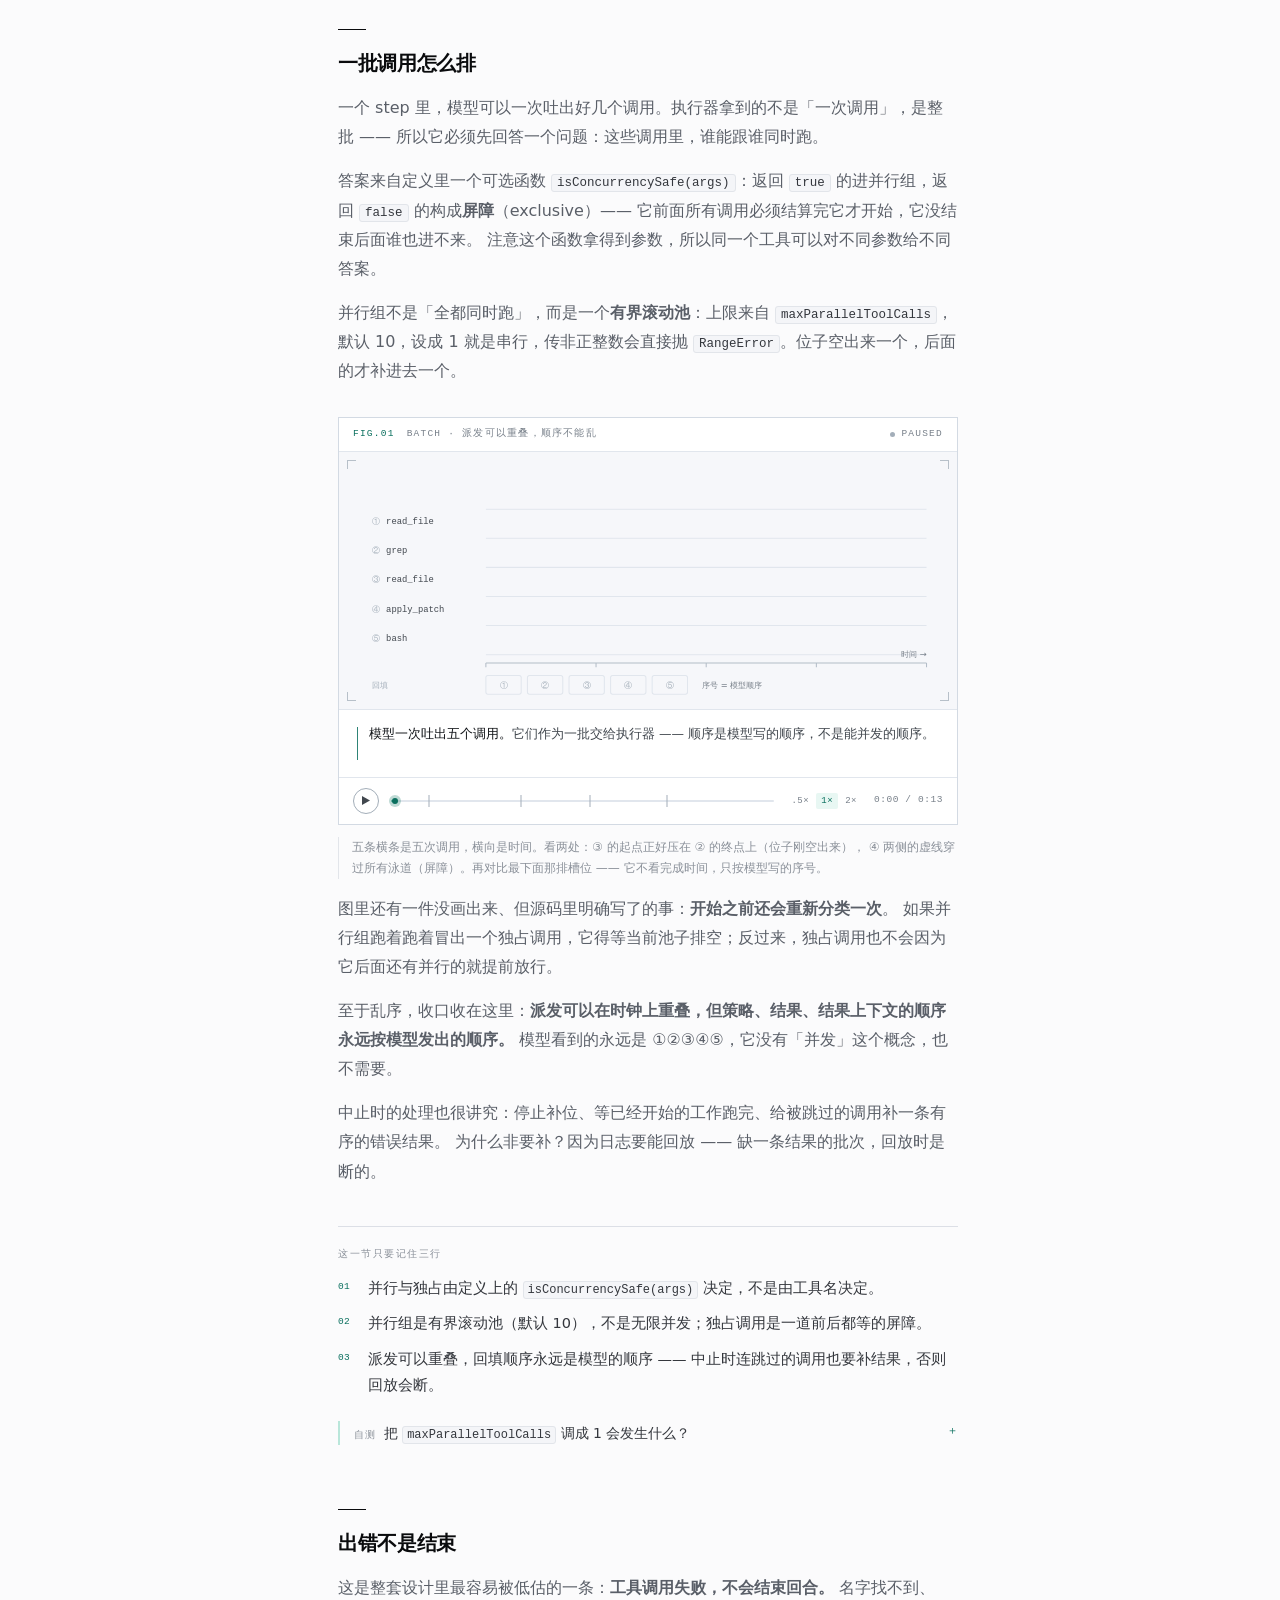
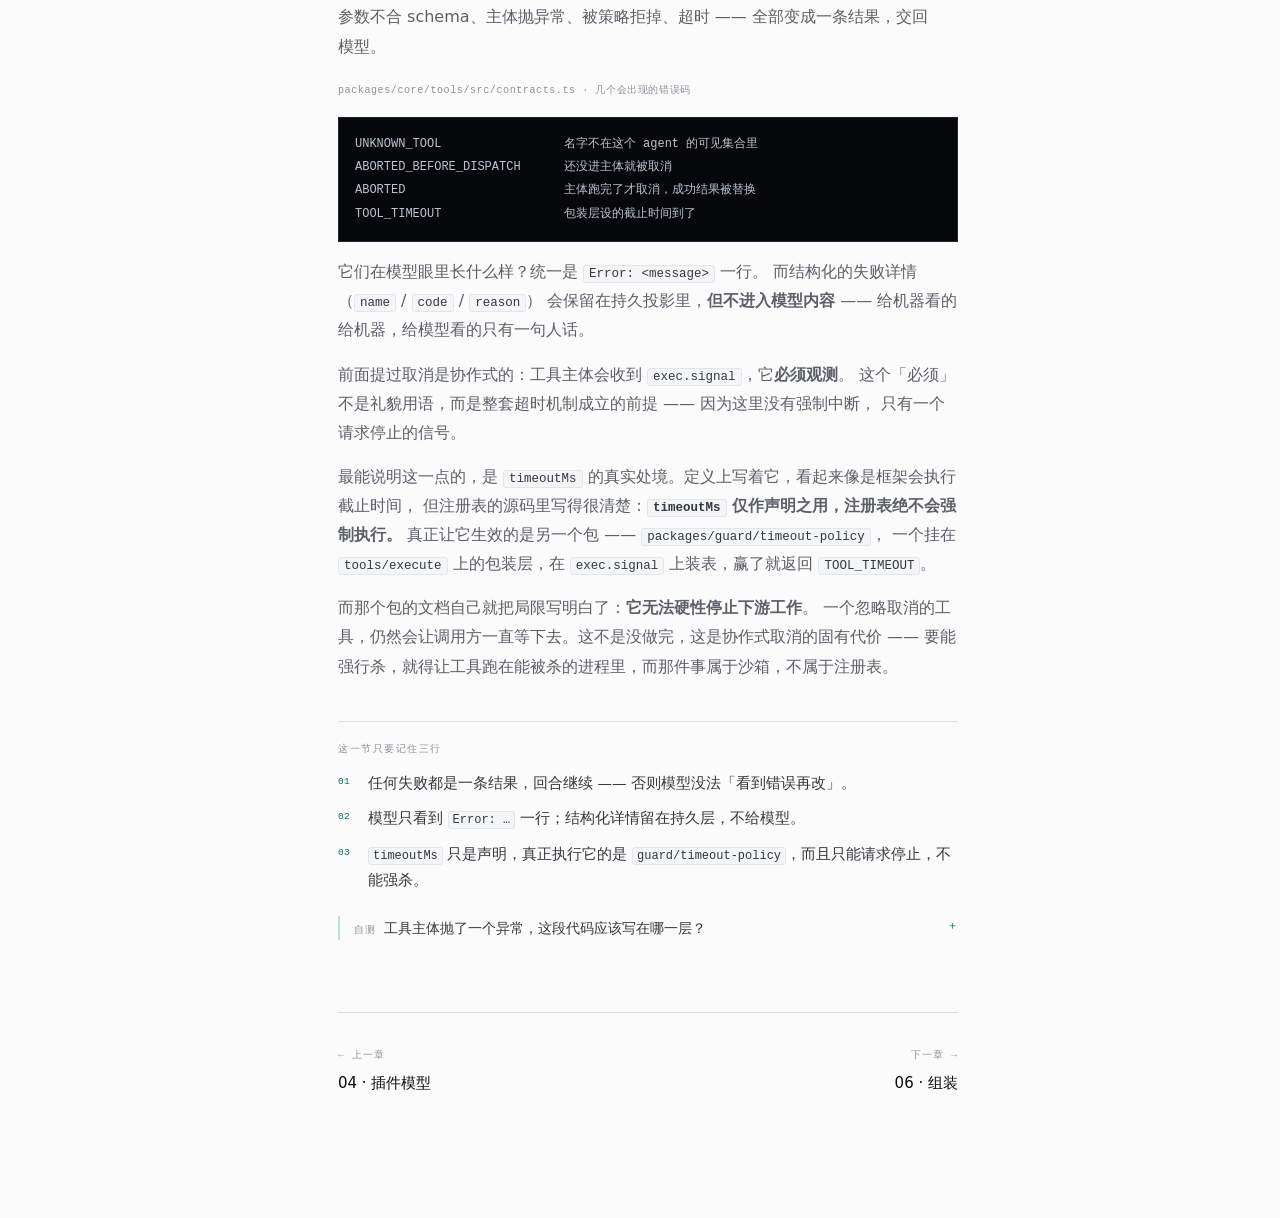
<file: docs/chapter-05.html>
<!DOCTYPE html>
<html lang="zh-CN" data-theme="light">
  <head>
    <meta charset="utf-8" />
    <meta name="viewport" content="width=device-width, initial-scale=1" />
    <title>模型看到的工具只有四样东西 — DeepSeek Harness 导读</title>
    <meta
      name="description"
      content="defineTool 有十几个字段，只有四个跨过协议边界。一次调用要过固定六步，一批调用要经过屏障与滚动池，而失败从来不会结束回合。"
    />
    <link rel="stylesheet" href="assets/site.css" />
    <script>
      (function () {
        try {
          var m = localStorage.getItem("dsh-theme") || "auto";
          var dark =
            m === "dark" ||
            (m === "auto" &&
              window.matchMedia("(prefers-color-scheme: dark)").matches);
          document.documentElement.dataset.theme = dark ? "dark" : "light";
          document.documentElement.dataset.mode = m;
        } catch (e) {}
      })();
    </script>
  </head>
  <body data-page="chapter-05.html" data-chapter="第 05 章 · 工具系统">
    <div
      class="progress"
      data-progress
      role="progressbar"
      aria-label="阅读进度"
      aria-valuemin="0"
      aria-valuemax="100"
      aria-valuenow="0"
    ></div>

    <header class="topbar">
      <div class="topbar__inner">
        <a class="brand" href="index.html">
          <span class="brand__mark" aria-hidden="true"></span>
          DeepSeek Harness 导读
        </a>
        <nav class="topnav" aria-label="站点导航">
          <a href="index.html">目录</a>
          <a href="overview.html">全景</a>
          <a href="start.html">上手</a>
          <a class="is-optional" href="glossary.html">术语表</a>
          <a class="is-optional" href="styleguide.html">规范</a>
          <a
            href="https://github.com/lzwanan/deepseek-harness-guide"
            target="_blank"
            rel="noreferrer noopener"
            >本仓库</a
          >
          <a
            class="is-optional"
            href="https://github.com/deepseek-ai/deepseek-harness"
            target="_blank"
            rel="noreferrer noopener"
            >上游源码</a
          >
          <button class="theme-toggle" type="button" data-theme-toggle>自动</button>
        </nav>
      </div>
    </header>

    <div class="layout">
      <aside class="side" aria-label="章节目录">
        <div class="side__group">
          <p class="eyebrow">七章 · 从现象到源码</p>
          <ul class="sidetree sidetree--all">
            <li>
              <a href="chapter-01.html"><span class="n">01</span><span>它是什么</span></a>
            </li>
            <li>
              <a href="chapter-02.html"><span class="n">02</span><span>turn 与 step</span></a>
            </li>
            <li>
              <a href="chapter-03.html"><span class="n">03</span><span>Session 日志</span></a>
            </li>
            <li>
              <a href="chapter-04.html"><span class="n">04</span><span>插件模型</span></a>
            </li>

            <li class="is-open">
              <a href="#s1"><span class="n">05</span><span>工具系统</span></a>
              <ul class="sidetree__sub">
                <li class="is-current">
                  <a href="#s1"
                    ><span class="n">5.1</span><span>模型只看到四样东西</span></a
                  >
                </li>
                <li>
                  <a href="#s2"
                    ><span class="n">5.2</span><span>一次调用，固定六步</span></a
                  >
                </li>
                <li>
                  <a href="#s3"
                    ><span class="n">5.3</span><span>一批调用怎么排</span></a
                  >
                </li>
                <li>
                  <a href="#s4"
                    ><span class="n">5.4</span><span>出错不是结束</span></a
                  >
                </li>
              </ul>
            </li>

            <li>
              <a href="chapter-06.html"
                ><span class="n">06</span><span>组装</span></a
              >
            </li>
            <li>
              <a href="chapter-07.html"><span class="n">07</span><span>设计取舍</span></a>
            </li>
          </ul>
        </div>
      </aside>

      <article class="doc">
        <p class="eyebrow">第 5 章 · <i>tools</i> — 5.1</p>
        <h1 id="s1">模型看到的工具，只有四样东西</h1>
        <p class="lede">
          上一章讲能力怎么接上线。这一章讲接上之后，一次调用到底发生了什么 —— 因为「模型能动手」这件事的全部风险，都堆在这一层。
        </p>

        <p>
          工具在仓库里就是一个定义对象。用 <code>defineTool</code> 写出来的字段不止四个：
          <code>name</code>、<code>description</code>、<code>parameters</code>、
          <code>output.schema</code>、<code>output.render</code>、<code>execute</code>、
          <code>timeoutMs</code>、<code>isConcurrencySafe</code>、<code>projectContent</code>、
          <code>finalizeContent</code>，以及给 Host 本地用的两个呈现函数。
        </p>

        <p class="eyebrow code__cap">packages/core/tools/README.zh.md · 有删节</p>
        <pre class="code"><code>ctx.tools.register(defineTool({
  name: 'read_file',
  description: 'Read a file from disk.',
  parameters: {
    path: { type: 'string', required: true, description: 'Absolute file path' },
    offset: { type: 'number' },
    limit: { type: 'number' },
  },
  output: {
    schema: { type: 'string' },
    render: (_args, value) =&gt; [{ type: 'text', text: value }],
  },
  async execute(args, exec) {
    return readFile(args.path, { encoding: 'utf8', signal: exec.signal })
  },
}))</code></pre>

        <p>
          但把定义投影成模型可见的 schema 时，<code>toSchema</code> 只挑走四样：
        </p>

        <p class="eyebrow code__cap">packages/core/tools/src/schema.ts</p>
        <pre class="code"><code>const { name, description, parameters, deferLoading } = definition
return {
  name,
  description,
  parameters: detached,
  ...deferLoading === true ? { deferLoading } : {},
}</code></pre>

        <p>
          就这四行，是整章的地基。<strong><code>execute</code> 的函数体、<code>output.schema</code>
          声明的输出形状、<code>timeoutMs</code>、两个呈现函数，一个都不跨过协议边界。</strong>
          模型不知道 <code>read_file</code> 底下是 <code>fs/promises</code>
          还是沙箱，也不知道它会返回什么类型 —— 它只拿到一个名字、一段说明、一份参数表。
        </p>

        <p>这条投影带来两个直接后果，都跟钱和速度有关：</p>

        <ul>
          <li>
            <b>schema 是 prompt 的一部分。</b>每次请求的固定成本与可见定义的数量成正比；
            用 <code>ctx.tools.restrict()</code> 隐藏一个工具，等于把它整份 schema 的 token 成本从那个 agent 身上移除。
          </li>
          <li>
            <b>顺序稳定，前缀才稳定。</b>只要可见定义与它们的顺序不变，KV cache
            就能复用；注册、卸载、或作用域限制会让复用从第一个变化的 schema token 起失效。
          </li>
        </ul>

        <p>
          还有一层不那么显眼：模型的参数在执行前被校验（<code>validateArgs</code>），
          无效输入变成一条普通的错误结果，而不是异常。这一点决定了整章的调性 ——
          <b>在这套系统里，失败也是一种结果</b>，不是中断。
        </p>

        <section class="recap">
          <span class="recap__k">这一节只要记住三行</span>
          <ol>
            <li>跨过协议边界的只有四样：<code>name</code>、<code>description</code>、<code>parameters</code>、<code>deferLoading</code>。</li>
            <li>可见定义越多，每轮请求的固定 token 成本越高 —— 隐藏工具是真的省钱，不只是省事。</li>
            <li>参数先校验再执行；校验失败是结果，不是崩溃。</li>
          </ol>
        </section>

        <details class="check">
          <summary><em>自测</em>模型能不能知道某个工具的输出是什么类型？</summary>
          <p>
            不能。输出形状写在 <code>output.schema</code> 里，但投影时被丢掉了 ——
            它是给注册表自己校验返回值用的，不发给模型。模型对结果的唯一认知来自
            <code>output.render</code> 渲染出来的那几段内容。
          </p>
        </details>

        <h2 id="s2">一次调用，固定六步</h2>
        <p>
          调用一旦被允许进入执行器，它就走一条顺序固定、但每段都可插手的流水线。
          「顺序固定」这件事比「可插手」更重要：插件可以在任意一段挂上自己的钩子，却不能改变各段的相对位置。
        </p>

        <p class="eyebrow code__cap">packages/core/tools/src/events.ts + pipeline.ts · 顺序固定</p>
        <pre class="code"><code>tools/pre-execute      瀑布：allow / deny / cancel / ask
  ↓ 已注册的单调守卫     只能拒，拒了没人能翻案
tools/execute          环绕分发：超时、重试、指标
  ↓ execute()          你自己的工具主体
projectContent         执行期准备好的图文内容
tools/post-execute     瀑布：接受 / 替换 / 补上下文 / 拦
  ↓ finalizeContent    最后一道只看内容的处理
tools/result           只观测，结果已冻结</code></pre>

        <p>
          <b>第一段是审批。</b><code>tools/pre-execute</code> 是一个瀑布式钩子，每一层可以往下传（<code>next()</code>
          等于放行），也可以直接给出允许、拒绝、取消，或者「问一下」。最后那个值得单独说：
          如果部署里没有审批能力，<code>ask</code> 会被当成拒绝，而不是当成放行。
        </p>

        <p>
          <b>第二段是守卫，它只能往一个方向走。</b><code>ctx.tools.guard()</code>
          注册的策略排在瀑布之后，返回理由就拒绝调用，而且后续监听器<strong>没有办法把拒绝重新变成允许</strong>。
          这是刻意的：审批可以是多轮协商的，安全边界不行。
        </p>

        <p>
          <b>第三段是环绕分发。</b><code>tools/execute</code> 包在外层，用来做超时、重试、指标。
          它能改的东西被收得很紧 —— 只能换 <code>exec.signal</code>，而注册表在进主体之前会把调用方原本的 signal
          重新融回去。换句话说，包装层没法把调用方的取消权利偷走。
        </p>

        <p>
          <b>然后是主体、内容、后置策略、最终结果。</b><code>projectContent</code>
          装执行期准备好的内容；<code>tools/post-execute</code> 可以接受、替换、补上下文、或者拦掉；
          <code>finalizeContent</code> 是最后一道只看内容的处理；<code>tools/result</code>
          只能观测，因为那时结果已经冻结了。
        </p>

        <p>
          这套顺序买到的东西是<b>互不相识</b>：权限钩子不知道有超时包装层，超时包装层不知道审计钩子在记什么。
          它们都只认识那几个事件和那几个决策类型。
        </p>

        <p>
          源码里还留着一条明确的设计拒绝，很能说明这层的价值观：<code>tools/pre-execute</code>
          <b>有意不允许改写 <code>exec.arguments</code></b>。理由是 ——
          一旦允许，日志里记的参数、界面上呈现的参数，就会跟实际跑的东西对不上。
          宁可少一种能力，也不要一个会说谎的日志。
        </p>

        <section class="recap">
          <span class="recap__k">这一节只要记住三行</span>
          <ol>
            <li>六段顺序固定：<code>pre-execute</code> → 守卫 → <code>execute</code> → 主体 → <code>post-execute</code> → <code>result</code>。</li>
            <li>守卫是单调的：能拒，不能翻案。没有审批能力时，<code>ask</code> 等于拒绝。</li>
            <li>钩子之间互不认识 —— 它们只认识事件和决策类型，这是顺序固定换来的。</li>
          </ol>
        </section>

        <details class="check">
          <summary><em>自测</em>为什么安全策略要做成「守卫」，而不是再写一个 <code>pre-execute</code> 钩子？</summary>
          <p>
            因为瀑布是可以协商的：后面的层能覆盖前面的决定。安全策略需要的正好相反 ——
            一旦判定为危险，任何后来者都不能把它改回允许。位置（排在瀑布之后）
            和语义（单调）两件事一起，才保证了这个性质。
          </p>
        </details>

        <h2 id="s3">一批调用怎么排</h2>
        <p>
          一个 step 里，模型可以一次吐出好几个调用。执行器拿到的不是「一次调用」，是整批 ——
          所以它必须先回答一个问题：这些调用里，谁能跟谁同时跑。
        </p>

        <p>
          答案来自定义里一个可选函数 <code>isConcurrencySafe(args)</code>：返回
          <code>true</code> 的进并行组，返回 <code>false</code> 的构成<b>屏障</b>（exclusive）——
          它前面所有调用必须结算完它才开始，它没结束后面谁也进不来。
          注意这个函数拿得到参数，所以同一个工具可以对不同参数给不同答案。
        </p>

        <p>
          并行组不是「全都同时跑」，而是一个<b>有界滚动池</b>：上限来自
          <code>maxParallelToolCalls</code>，默认 10，设成 1 就是串行，传非正整数会直接抛
          <code>RangeError</code>。位子空出来一个，后面的才补进去一个。
        </p>

        <figure class="scope" id="fig-1" data-figure="batch">
          <div class="scope__bar">
            <span class="scope__id">FIG.01</span>
            <span class="scope__title">BATCH · 派发可以重叠，顺序不能乱</span>
            <span class="scope__bar__sp"></span>
            <span class="scope__live" data-live><i></i><span>running</span></span>
          </div>
          <div class="scope__stage" data-stage></div>
          <p class="readout" data-readout></p>
          <div class="scope__ctrl">
            <button
              class="play"
              type="button"
              data-play
              data-state="paused"
              aria-pressed="false"
              aria-label="播放动画"
            >
              <svg class="icon-play" viewBox="0 0 9 10" aria-hidden="true">
                <path d="M0 0L9 5L0 10V0Z" fill="currentColor" />
              </svg>
              <svg class="icon-pause" viewBox="0 0 9 10" aria-hidden="true">
                <rect x="0" y="0" width="3" height="10" fill="currentColor" />
                <rect x="6" y="0" width="3" height="10" fill="currentColor" />
              </svg>
            </button>
            <div class="scrub">
              <div class="scrub__rail"><div class="scrub__fill" data-fill></div></div>
              <div class="scrub__segs" data-segs></div>
              <div class="scrub__knob" data-knob></div>
              <input
                type="range"
                min="0"
                max="1000"
                value="0"
                step="1"
                data-scrub
                aria-label="动画进度"
              />
            </div>
            <div class="speed" role="group" aria-label="播放速度">
              <button type="button" data-speed="0.5" aria-pressed="false">.5×</button>
              <button type="button" data-speed="1" aria-pressed="true">1×</button>
              <button type="button" data-speed="2" aria-pressed="false">2×</button>
            </div>
            <span class="time" data-time></span>
          </div>
        </figure>
        <p class="figcap">
          五条横条是五次调用，横向是时间。看两处：③ 的起点正好压在 ② 的终点上（位子刚空出来），
          ④ 两侧的虚线穿过所有泳道（屏障）。再对比最下面那排槽位 —— 它不看完成时间，只按模型写的序号。
        </p>

        <p>
          图里还有一件没画出来、但源码里明确写了的事：<b>开始之前还会重新分类一次</b>。
          如果并行组跑着跑着冒出一个独占调用，它得等当前池子排空；反过来，独占调用也不会因为它后面还有并行的就提前放行。
        </p>

        <p>
          至于乱序，收口收在这里：<b>派发可以在时钟上重叠，但策略、结果、结果上下文的顺序永远按模型发出的顺序。</b>
          模型看到的永远是 ①②③④⑤，它没有「并发」这个概念，也不需要。
        </p>

        <p>
          中止时的处理也很讲究：停止补位、等已经开始的工作跑完、给被跳过的调用补一条有序的错误结果。
          为什么非要补？因为日志要能回放 —— 缺一条结果的批次，回放时是断的。
        </p>

        <section class="recap">
          <span class="recap__k">这一节只要记住三行</span>
          <ol>
            <li>并行与独占由定义上的 <code>isConcurrencySafe(args)</code> 决定，不是由工具名决定。</li>
            <li>并行组是有界滚动池（默认 10），不是无限并发；独占调用是一道前后都等的屏障。</li>
            <li>派发可以重叠，回填顺序永远是模型的顺序 —— 中止时连跳过的调用也要补结果，否则回放会断。</li>
          </ol>
        </section>

        <details class="check">
          <summary><em>自测</em>把 <code>maxParallelToolCalls</code> 调成 1 会发生什么？</summary>
          <p>
            并行组退化成串行：池子里只有一个位子，一次只能进一个。但屏障还是屏障，
            顺序也还是模型顺序 —— 变的只是重叠程度，不变的是语义。所以这个值可以当性能旋钮拧，
            不会改变任何可观察的结果。
          </p>
        </details>

        <h2 id="s4">出错不是结束</h2>
        <p>
          这是整套设计里最容易被低估的一条：<b>工具调用失败，不会结束回合。</b>
          名字找不到、参数不合 schema、主体抛异常、被策略拒掉、超时 —— 全部变成一条结果，交回模型。
        </p>

        <p class="eyebrow code__cap">packages/core/tools/src/contracts.ts · 几个会出现的错误码</p>
        <pre class="code"><code>UNKNOWN_TOOL                 名字不在这个 agent 的可见集合里
ABORTED_BEFORE_DISPATCH      还没进主体就被取消
ABORTED                      主体跑完了才取消，成功结果被替换
TOOL_TIMEOUT                 包装层设的截止时间到了</code></pre>

        <p>
          它们在模型眼里长什么样？统一是 <code>Error: &lt;message&gt;</code> 一行。
          而结构化的失败详情（<code>name</code> / <code>code</code> / <code>reason</code>）
          会保留在持久投影里，<b>但不进入模型内容</b> —— 给机器看的给机器，给模型看的只有一句人话。
        </p>

        <p>
          前面提过取消是协作式的：工具主体会收到 <code>exec.signal</code>，它<b>必须观测</b>。
          这个「必须」不是礼貌用语，而是整套超时机制成立的前提 —— 因为这里没有强制中断，
          只有一个请求停止的信号。
        </p>

        <p>
          最能说明这一点的，是 <code>timeoutMs</code> 的真实处境。定义上写着它，看起来像是框架会执行截止时间，
          但注册表的源码里写得很清楚：<b><code>timeoutMs</code> 仅作声明之用，注册表绝不会强制执行。</b>
          真正让它生效的是另一个包 —— <code>packages/guard/timeout-policy</code>，
          一个挂在 <code>tools/execute</code> 上的包装层，在 <code>exec.signal</code> 上装表，赢了就返回 <code>TOOL_TIMEOUT</code>。
        </p>

        <p>
          而那个包的文档自己就把局限写明白了：<b>它无法硬性停止下游工作</b>。
          一个忽略取消的工具，仍然会让调用方一直等下去。这不是没做完，这是协作式取消的固有代价 ——
          要能强行杀，就得让工具跑在能被杀的进程里，而那件事属于沙箱，不属于注册表。
        </p>

        <section class="recap">
          <span class="recap__k">这一节只要记住三行</span>
          <ol>
            <li>任何失败都是一条结果，回合继续 —— 否则模型没法「看到错误再改」。</li>
            <li>模型只看到 <code>Error: …</code> 一行；结构化详情留在持久层，不给模型。</li>
            <li><code>timeoutMs</code> 只是声明，真正执行它的是 <code>guard/timeout-policy</code>，而且只能请求停止，不能强杀。</li>
          </ol>
        </section>

        <details class="check">
          <summary><em>自测</em>工具主体抛了一个异常，这段代码应该写在哪一层？</summary>
          <p>
            随便哪一层都能兜住，但要看你想要什么：写在主体里，你能给出最具体的错误文案；
            交给注册表，它会把异常规范化成结构化错误（<code>isError</code>），模型看到 <code>Error: …</code>；
            想在出错后再补一句「试试别的路径」，那是 <code>tools/post-execute</code> 的活。
            <b>能兜住不等于应该兜住 —— 越靠后兜，能带的信息越少。</b>
          </p>
        </details>

        <nav class="pager" aria-label="章节导航">
          <a class="pager__item" href="chapter-04.html">
            <span class="pager__k">← 上一章</span>
            <span class="pager__t">04 · 插件模型</span>
          </a>
          <a class="pager__item pager__next" href="chapter-06.html">
            <span class="pager__k">下一章 →</span>
            <span class="pager__t">06 · 组装</span>
          </a>
        </nav>
      </article>

      <aside class="toc" aria-label="本页目录">
        <p class="eyebrow">本页</p>
        <ul>
          <li><a data-n="5.1" href="#s1" class="is-active">模型只看到四样东西</a></li>
          <li><a data-n="5.2" href="#s2">一次调用，固定六步</a></li>
          <li><a data-n="5.3" href="#s3">一批调用怎么排</a></li>
          <li><a data-n="5.4" href="#s4">出错不是结束</a></li>
        </ul>
        <hr class="toc__rule" />
        <p class="eyebrow">涉及模块</p>
        <ul class="toc__modules">
          <li>
            <a
              href="https://github.com/deepseek-ai/deepseek-harness/tree/master/packages/core/tools"
              target="_blank"
              rel="noreferrer noopener"
              title="在 GitHub 打开 packages/core/tools"
              >core/tools</a
            >
          </li>
          <li>
            <a
              href="https://github.com/deepseek-ai/deepseek-harness/tree/master/packages/core/tool-executor-native"
              target="_blank"
              rel="noreferrer noopener"
              title="在 GitHub 打开 packages/core/tool-executor-native"
              >tool-executor-native</a
            >
          </li>
          <li>
            <a
              href="https://github.com/deepseek-ai/deepseek-harness/tree/master/packages/core/tool-executor-ptc"
              target="_blank"
              rel="noreferrer noopener"
              title="在 GitHub 打开 packages/core/tool-executor-ptc"
              >tool-executor-ptc</a
            >
          </li>
          <li>
            <a
              href="https://github.com/deepseek-ai/deepseek-harness/tree/master/packages/guard/timeout-policy"
              target="_blank"
              rel="noreferrer noopener"
              title="在 GitHub 打开 packages/guard/timeout-policy"
              >guard/timeout-policy</a
            >
          </li>
        </ul>
        <p class="eyebrow" style="margin-top: 18px">快捷键</p>
        <ul class="toc__keys">
          <li><kbd>空格</kbd> 播放 / 暂停</li>
          <li><kbd>拖动</kbd> 进度条来回看</li>
        </ul>
      </aside>
    </div>

    <nav class="jump" data-jump aria-label="节导航">
      <a class="jump__b" data-jump-prev href="#s1">
        <span class="jump__a" aria-hidden="true">↑</span>
        <span class="jump__n" data-jump-prev-n></span>
        <span class="jump__t" data-jump-prev-t></span>
      </a>
      <a class="jump__b" data-jump-next href="#s2">
        <span class="jump__a" aria-hidden="true">↓</span>
        <span class="jump__n" data-jump-next-n></span>
        <span class="jump__t" data-jump-next-t></span>
      </a>
    </nav>

    <script src="assets/site.js" defer></script>
    <script src="assets/figures.js" defer></script>
  </body>
</html>
</file>
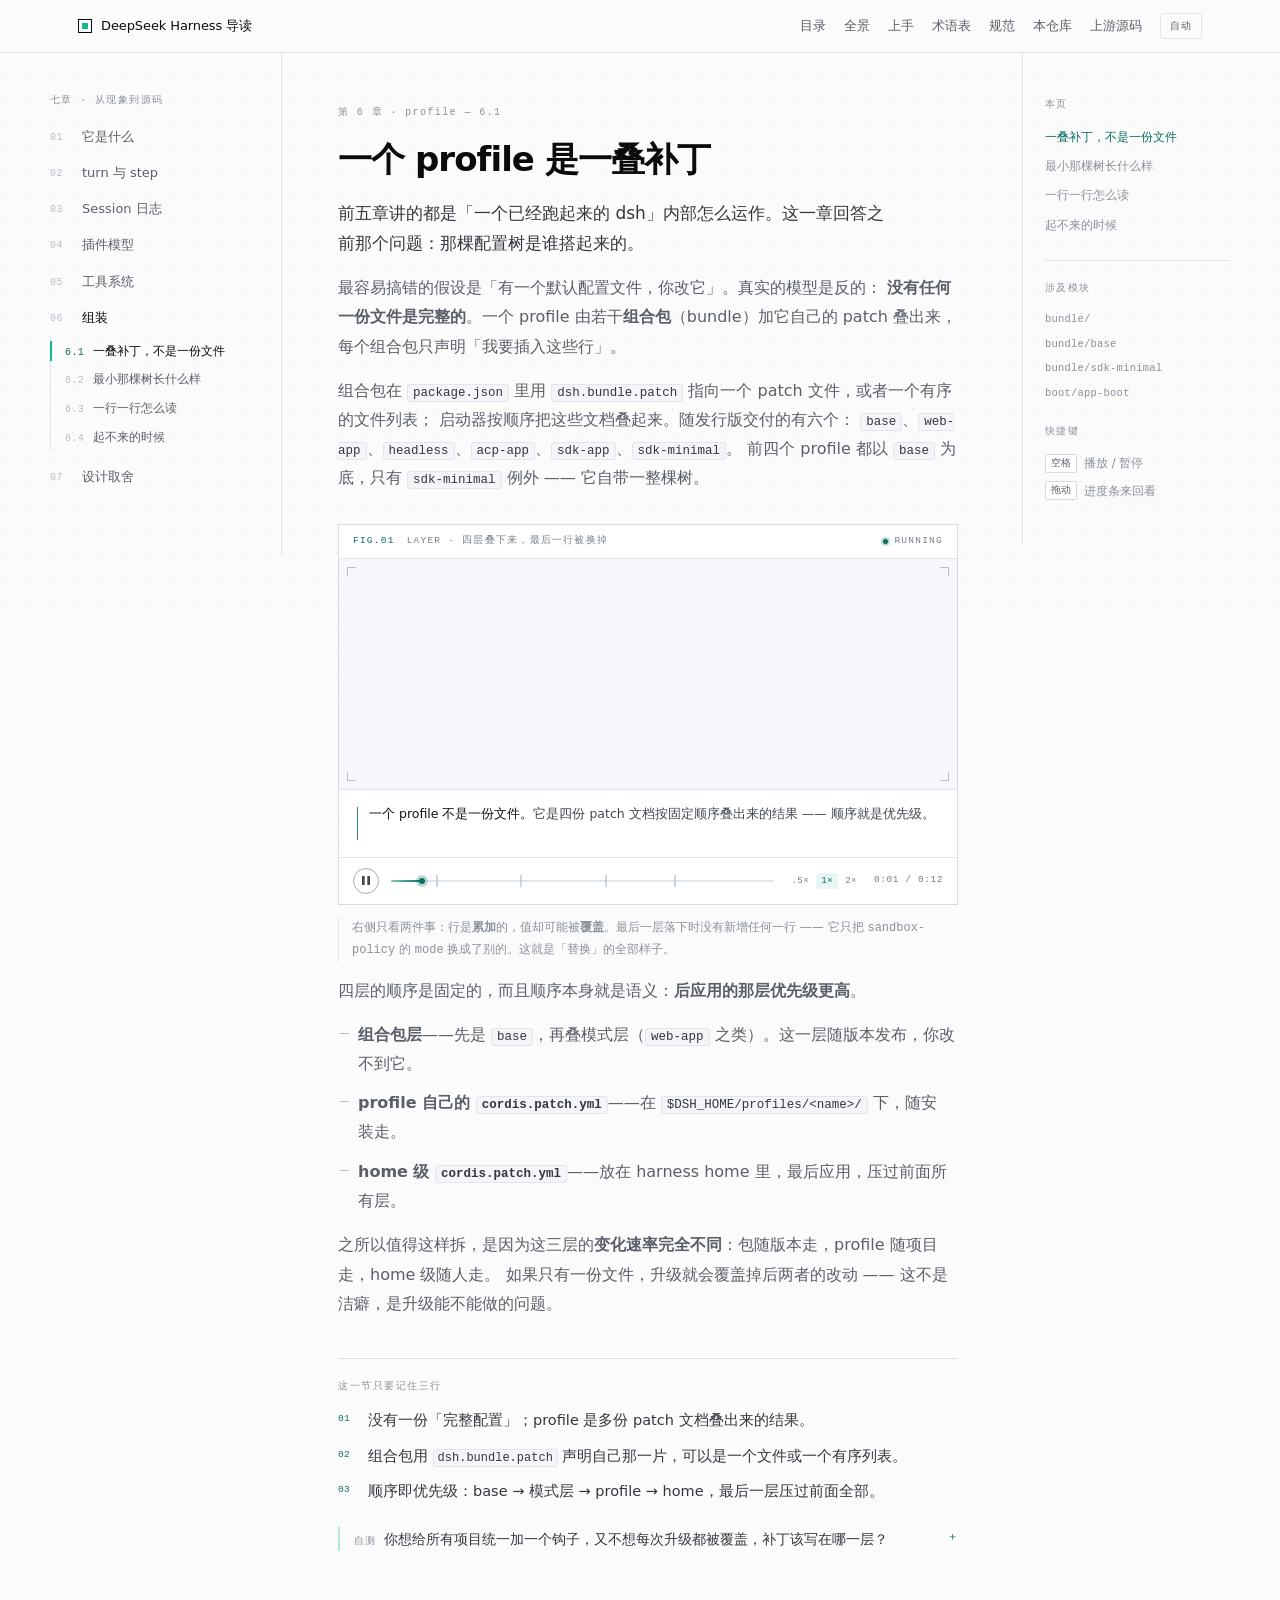
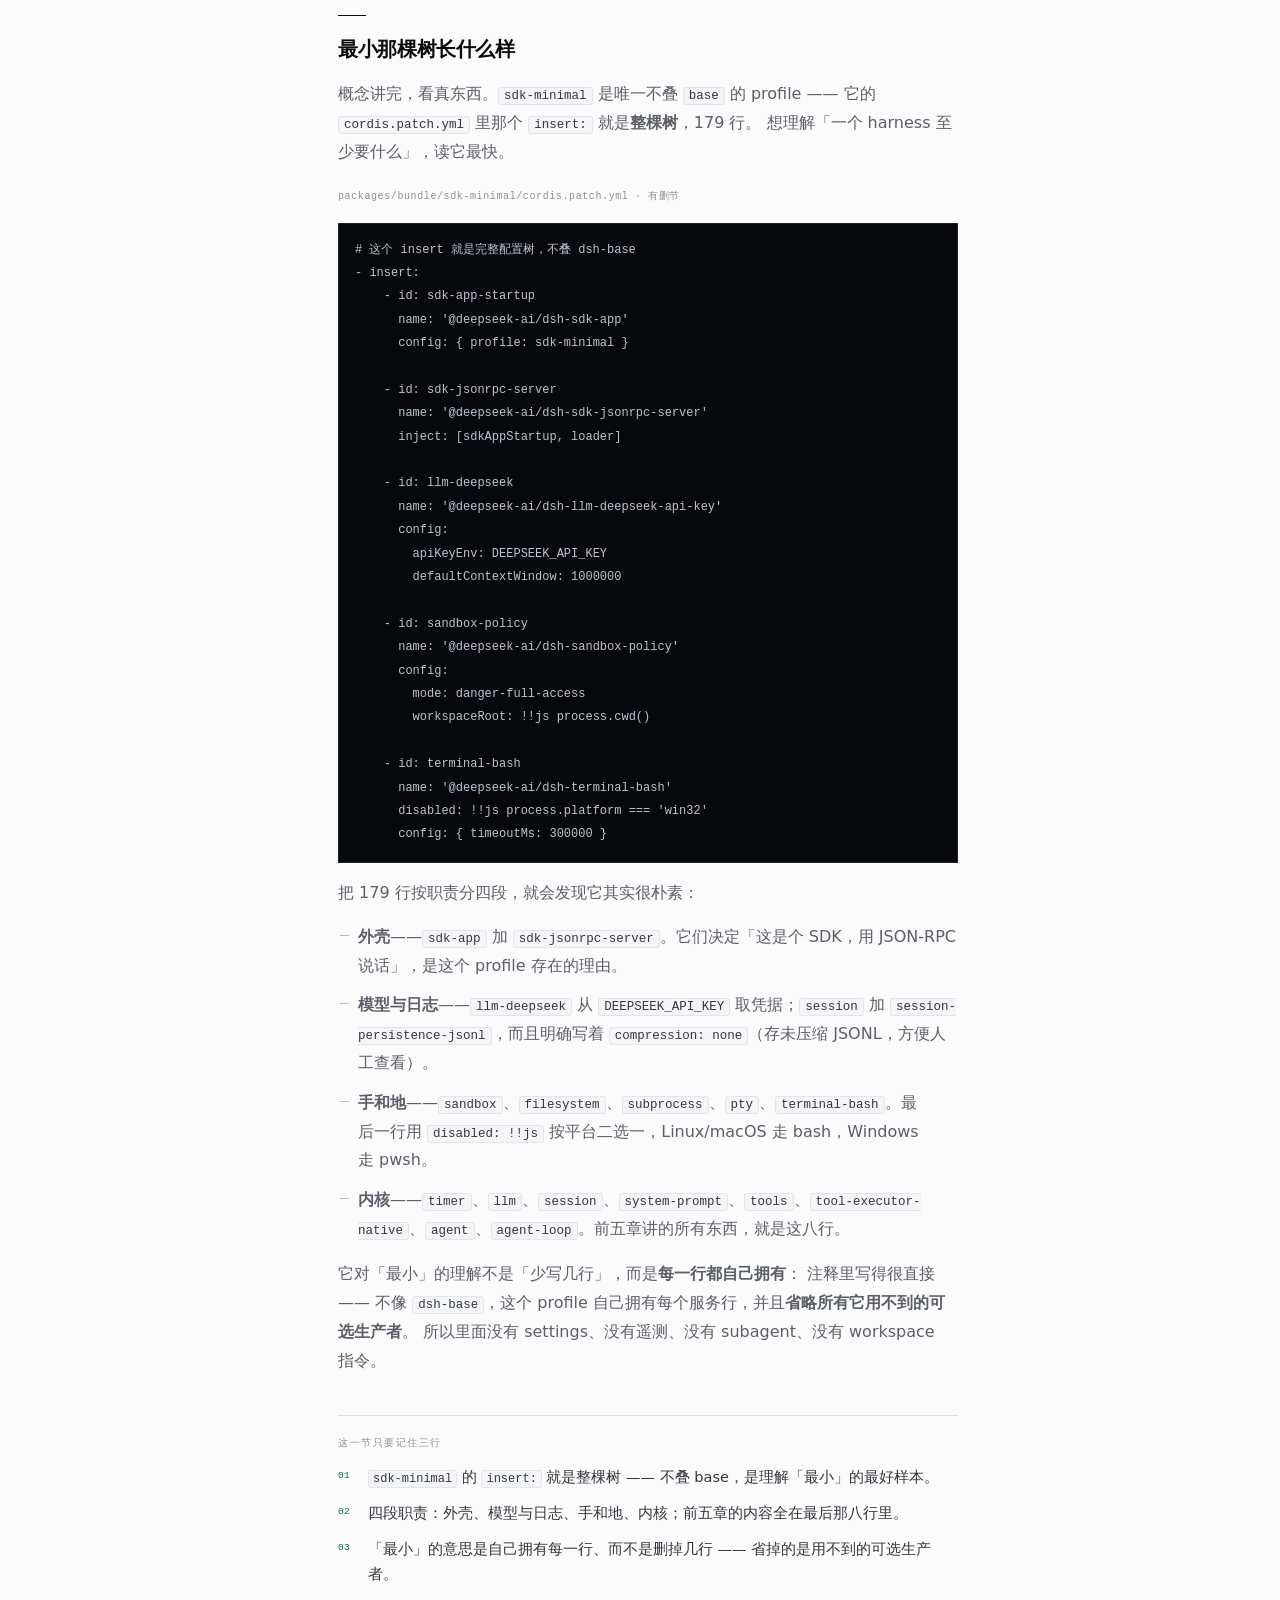
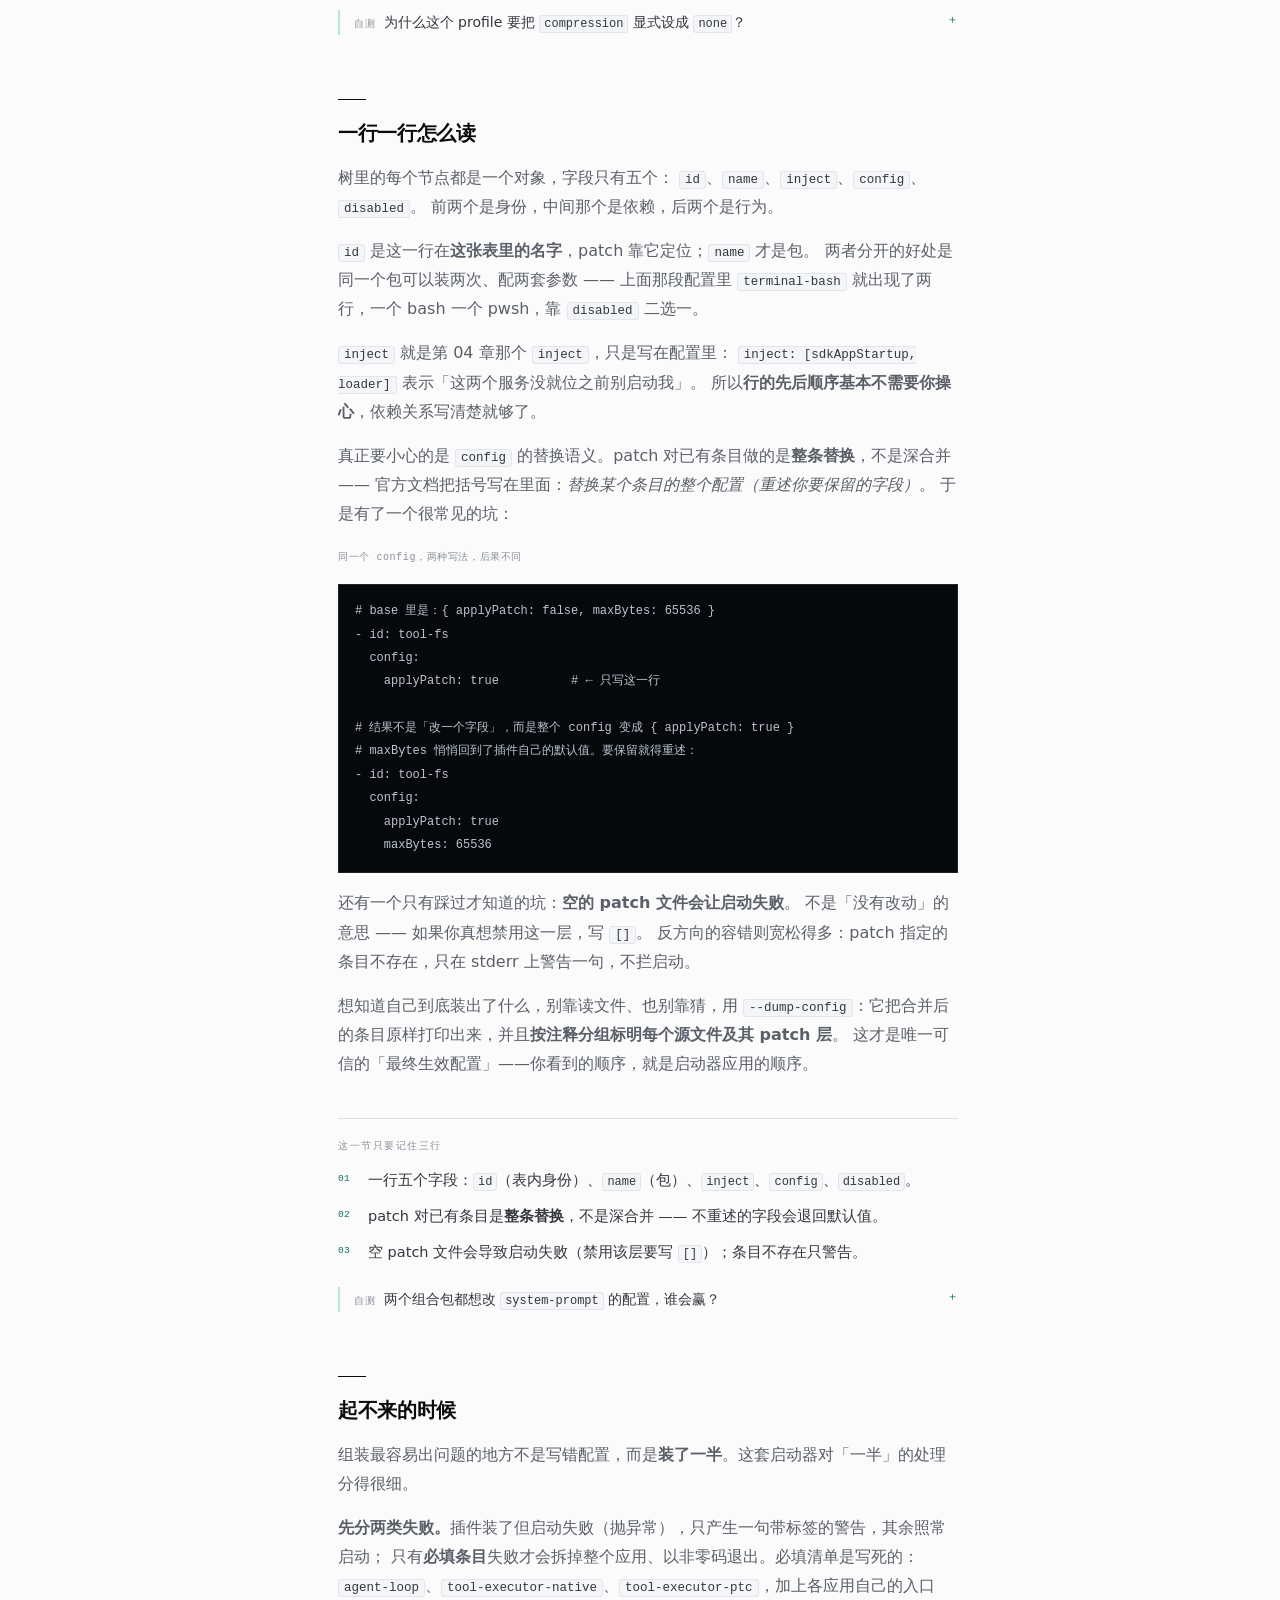
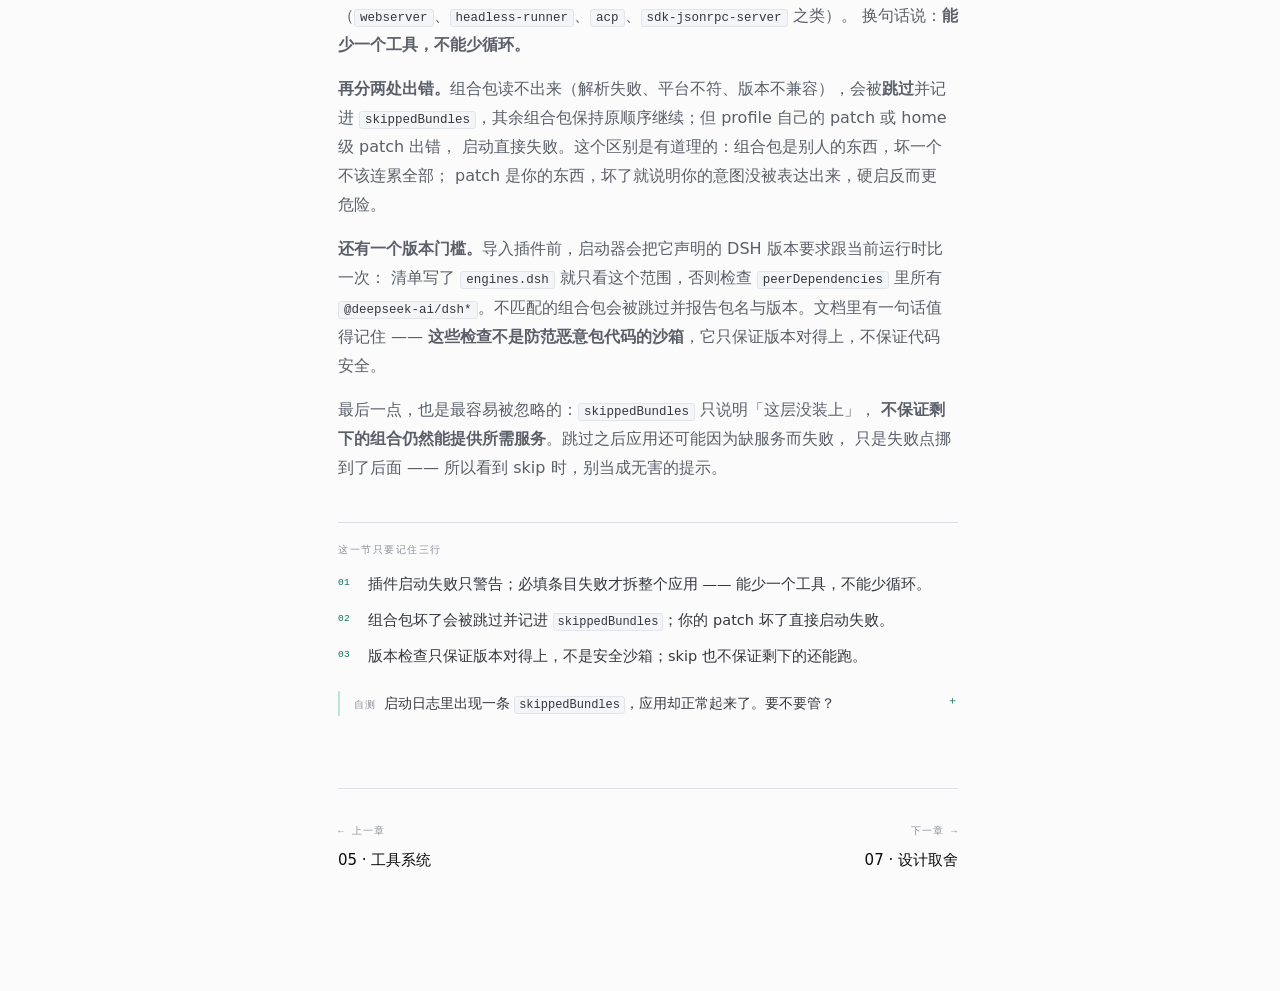
<file: docs/chapter-06.html>
<!DOCTYPE html>
<html lang="zh-CN" data-theme="light">
  <head>
    <meta charset="utf-8" />
    <meta name="viewport" content="width=device-width, initial-scale=1" />
    <title>一个 profile 是一叠补丁 — DeepSeek Harness 导读</title>
    <meta
      name="description"
      content="配置不是一份文件：bundle 层、模式层、profile 自己的 patch、home 级 patch 按序叠放。以及一棵真正能跑的最小配置树长什么样。"
    />
    <link rel="stylesheet" href="assets/site.css" />
    <script>
      (function () {
        try {
          var m = localStorage.getItem("dsh-theme") || "auto";
          var dark =
            m === "dark" ||
            (m === "auto" &&
              window.matchMedia("(prefers-color-scheme: dark)").matches);
          document.documentElement.dataset.theme = dark ? "dark" : "light";
          document.documentElement.dataset.mode = m;
        } catch (e) {}
      })();
    </script>
  </head>
  <body data-page="chapter-06.html" data-chapter="第 06 章 · 组装">
    <div
      class="progress"
      data-progress
      role="progressbar"
      aria-label="阅读进度"
      aria-valuemin="0"
      aria-valuemax="100"
      aria-valuenow="0"
    ></div>

    <header class="topbar">
      <div class="topbar__inner">
        <a class="brand" href="index.html">
          <span class="brand__mark" aria-hidden="true"></span>
          DeepSeek Harness 导读
        </a>
        <nav class="topnav" aria-label="站点导航">
          <a href="index.html">目录</a>
          <a href="overview.html">全景</a>
          <a href="start.html">上手</a>
          <a class="is-optional" href="glossary.html">术语表</a>
          <a class="is-optional" href="styleguide.html">规范</a>
          <a
            href="https://github.com/lzwanan/deepseek-harness-guide"
            target="_blank"
            rel="noreferrer noopener"
            >本仓库</a
          >
          <a
            class="is-optional"
            href="https://github.com/deepseek-ai/deepseek-harness"
            target="_blank"
            rel="noreferrer noopener"
            >上游源码</a
          >
          <button class="theme-toggle" type="button" data-theme-toggle>自动</button>
        </nav>
      </div>
    </header>

    <div class="layout">
      <aside class="side" aria-label="章节目录">
        <div class="side__group">
          <p class="eyebrow">七章 · 从现象到源码</p>
          <ul class="sidetree sidetree--all">
            <li>
              <a href="chapter-01.html"><span class="n">01</span><span>它是什么</span></a>
            </li>
            <li>
              <a href="chapter-02.html"><span class="n">02</span><span>turn 与 step</span></a>
            </li>
            <li>
              <a href="chapter-03.html"><span class="n">03</span><span>Session 日志</span></a>
            </li>
            <li>
              <a href="chapter-04.html"><span class="n">04</span><span>插件模型</span></a>
            </li>
            <li>
              <a href="chapter-05.html"><span class="n">05</span><span>工具系统</span></a>
            </li>

            <li class="is-open">
              <a href="#s1"><span class="n">06</span><span>组装</span></a>
              <ul class="sidetree__sub">
                <li class="is-current">
                  <a href="#s1"
                    ><span class="n">6.1</span><span>一叠补丁，不是一份文件</span></a
                  >
                </li>
                <li>
                  <a href="#s2"
                    ><span class="n">6.2</span><span>最小那棵树长什么样</span></a
                  >
                </li>
                <li>
                  <a href="#s3"
                    ><span class="n">6.3</span><span>一行一行怎么读</span></a
                  >
                </li>
                <li>
                  <a href="#s4"
                    ><span class="n">6.4</span><span>起不来的时候</span></a
                  >
                </li>
              </ul>
            </li>

            <li>
              <a href="chapter-07.html"><span class="n">07</span><span>设计取舍</span></a>
            </li>
          </ul>
        </div>
      </aside>

      <article class="doc">
        <p class="eyebrow">第 6 章 · <i>profile</i> — 6.1</p>
        <h1 id="s1">一个 profile 是一叠补丁</h1>
        <p class="lede">
          前五章讲的都是「一个已经跑起来的 dsh」内部怎么运作。这一章回答之前那个问题：那棵配置树是谁搭起来的。
        </p>

        <p>
          最容易搞错的假设是「有一个默认配置文件，你改它」。真实的模型是反的：
          <b>没有任何一份文件是完整的</b>。一个 profile 由若干<b>组合包</b>（bundle）加它自己的
          patch 叠出来，每个组合包只声明「我要插入这些行」。
        </p>

        <p>
          组合包在 <code>package.json</code> 里用 <code>dsh.bundle.patch</code> 指向一个 patch 文件，或者一个有序的文件列表；
          启动器按顺序把这些文档叠起来。随发行版交付的有六个：
          <code>base</code>、<code>web-app</code>、<code>headless</code>、<code>acp-app</code>、<code>sdk-app</code>、<code>sdk-minimal</code>。
          前四个 profile 都以 <code>base</code> 为底，只有 <code>sdk-minimal</code> 例外 —— 它自带一整棵树。
        </p>

        <figure class="scope" id="fig-1" data-figure="layer">
          <div class="scope__bar">
            <span class="scope__id">FIG.01</span>
            <span class="scope__title">LAYER · 四层叠下来，最后一行被换掉</span>
            <span class="scope__bar__sp"></span>
            <span class="scope__live" data-live><i></i><span>running</span></span>
          </div>
          <div class="scope__stage" data-stage></div>
          <p class="readout" data-readout></p>
          <div class="scope__ctrl">
            <button
              class="play"
              type="button"
              data-play
              data-state="paused"
              aria-pressed="false"
              aria-label="播放动画"
            >
              <svg class="icon-play" viewBox="0 0 9 10" aria-hidden="true">
                <path d="M0 0L9 5L0 10V0Z" fill="currentColor" />
              </svg>
              <svg class="icon-pause" viewBox="0 0 9 10" aria-hidden="true">
                <rect x="0" y="0" width="3" height="10" fill="currentColor" />
                <rect x="6" y="0" width="3" height="10" fill="currentColor" />
              </svg>
            </button>
            <div class="scrub">
              <div class="scrub__rail"><div class="scrub__fill" data-fill></div></div>
              <div class="scrub__segs" data-segs></div>
              <div class="scrub__knob" data-knob></div>
              <input
                type="range"
                min="0"
                max="1000"
                value="0"
                step="1"
                data-scrub
                aria-label="动画进度"
              />
            </div>
            <div class="speed" role="group" aria-label="播放速度">
              <button type="button" data-speed="0.5" aria-pressed="false">.5×</button>
              <button type="button" data-speed="1" aria-pressed="true">1×</button>
              <button type="button" data-speed="2" aria-pressed="false">2×</button>
            </div>
            <span class="time" data-time></span>
          </div>
        </figure>
        <p class="figcap">
          右侧只看两件事：行是<b>累加</b>的，值却可能被<b>覆盖</b>。最后一层落下时没有新增任何一行 ——
          它只把 <code>sandbox-policy</code> 的 <code>mode</code> 换成了别的。这就是「替换」的全部样子。
        </p>

        <p>
          四层的顺序是固定的，而且顺序本身就是语义：<b>后应用的那层优先级更高</b>。
        </p>

        <ul>
          <li><b>组合包层</b>——先是 <code>base</code>，再叠模式层（<code>web-app</code> 之类）。这一层随版本发布，你改不到它。</li>
          <li><b>profile 自己的 <code>cordis.patch.yml</code></b>——在 <code>$DSH_HOME/profiles/&lt;name&gt;/</code> 下，随安装走。</li>
          <li><b>home 级 <code>cordis.patch.yml</code></b>——放在 harness home 里，最后应用，压过前面所有层。</li>
        </ul>

        <p>
          之所以值得这样拆，是因为这三层的<b>变化速率完全不同</b>：包随版本走，profile 随项目走，home 级随人走。
          如果只有一份文件，升级就会覆盖掉后两者的改动 —— 这不是洁癖，是升级能不能做的问题。
        </p>

        <section class="recap">
          <span class="recap__k">这一节只要记住三行</span>
          <ol>
            <li>没有一份「完整配置」；profile 是多份 patch 文档叠出来的结果。</li>
            <li>组合包用 <code>dsh.bundle.patch</code> 声明自己那一片，可以是一个文件或一个有序列表。</li>
            <li>顺序即优先级：base → 模式层 → profile → home，最后一层压过前面全部。</li>
          </ol>
        </section>

        <details class="check">
          <summary><em>自测</em>你想给所有项目统一加一个钩子，又不想每次升级都被覆盖，补丁该写在哪一层？</summary>
          <p>
            写进 home 级 <code>cordis.patch.yml</code>。它不属于任何包，升级时不会被覆盖；
            又排在最后应用，能压过 profile 与组合包的设置。反过来，如果你想让某一条只在某个 profile 里生效，
            就写在那一个 profile 自己的 patch 里 —— 换 profile 就不带过去。
          </p>
        </details>

        <h2 id="s2">最小那棵树长什么样</h2>
        <p>
          概念讲完，看真东西。<code>sdk-minimal</code> 是唯一不叠 <code>base</code> 的 profile ——
          它的 <code>cordis.patch.yml</code> 里那个 <code>insert:</code> 就是<b>整棵树</b>，179 行。
          想理解「一个 harness 至少要什么」，读它最快。
        </p>

        <p class="eyebrow code__cap">packages/bundle/sdk-minimal/cordis.patch.yml · 有删节</p>
        <pre class="code"><code># 这个 insert 就是完整配置树，不叠 dsh-base
- insert:
    - id: sdk-app-startup
      name: '@deepseek-ai/dsh-sdk-app'
      config: { profile: sdk-minimal }

    - id: sdk-jsonrpc-server
      name: '@deepseek-ai/dsh-sdk-jsonrpc-server'
      inject: [sdkAppStartup, loader]

    - id: llm-deepseek
      name: '@deepseek-ai/dsh-llm-deepseek-api-key'
      config:
        apiKeyEnv: DEEPSEEK_API_KEY
        defaultContextWindow: 1000000

    - id: sandbox-policy
      name: '@deepseek-ai/dsh-sandbox-policy'
      config:
        mode: danger-full-access
        workspaceRoot: !!js process.cwd()

    - id: terminal-bash
      name: '@deepseek-ai/dsh-terminal-bash'
      disabled: !!js process.platform === 'win32'
      config: { timeoutMs: 300000 }</code></pre>

        <p>
          把 179 行按职责分四段，就会发现它其实很朴素：
        </p>

        <ul>
          <li><b>外壳</b>——<code>sdk-app</code> 加 <code>sdk-jsonrpc-server</code>。它们决定「这是个 SDK，用 JSON-RPC 说话」，是这个 profile 存在的理由。</li>
          <li><b>模型与日志</b>——<code>llm-deepseek</code> 从 <code>DEEPSEEK_API_KEY</code> 取凭据；<code>session</code> 加 <code>session-persistence-jsonl</code>，而且明确写着 <code>compression: none</code>（存未压缩 JSONL，方便人工查看）。</li>
          <li><b>手和地</b>——<code>sandbox</code>、<code>filesystem</code>、<code>subprocess</code>、<code>pty</code>、<code>terminal-bash</code>。最后一行用 <code>disabled: !!js</code> 按平台二选一，Linux/macOS 走 bash，Windows 走 pwsh。</li>
          <li><b>内核</b>——<code>timer</code>、<code>llm</code>、<code>session</code>、<code>system-prompt</code>、<code>tools</code>、<code>tool-executor-native</code>、<code>agent</code>、<code>agent-loop</code>。前五章讲的所有东西，就是这八行。</li>
        </ul>

        <p>
          它对「最小」的理解不是「少写几行」，而是<b>每一行都自己拥有</b>：
          注释里写得很直接 —— 不像 <code>dsh-base</code>，这个 profile 自己拥有每个服务行，并且<b>省略所有它用不到的可选生产者</b>。
          所以里面没有 settings、没有遥测、没有 subagent、没有 workspace 指令。
        </p>

        <section class="recap">
          <span class="recap__k">这一节只要记住三行</span>
          <ol>
            <li><code>sdk-minimal</code> 的 <code>insert:</code> 就是整棵树 —— 不叠 base，是理解「最小」的最好样本。</li>
            <li>四段职责：外壳、模型与日志、手和地、内核；前五章的内容全在最后那八行里。</li>
            <li>「最小」的意思是自己拥有每一行、而不是删掉几行 —— 省掉的是用不到的可选生产者。</li>
          </ol>
        </section>

        <details class="check">
          <summary><em>自测</em>为什么这个 profile 要把 <code>compression</code> 显式设成 <code>none</code>？</summary>
          <p>
            因为它要给人看。压缩后的日志是给模型省上下文用的，不是给人排查用的；
            一个「极简、显式」的 profile 宁可让文件大一点，也要让 <code>tail -f</code> 出来的每一行都能直接读懂。
            这也侧面说明：<b>持久化策略是配置，不是硬编码</b>。
          </p>
        </details>

        <h2 id="s3">一行一行怎么读</h2>
        <p>
          树里的每个节点都是一个对象，字段只有五个：
          <code>id</code>、<code>name</code>、<code>inject</code>、<code>config</code>、<code>disabled</code>。
          前两个是身份，中间那个是依赖，后两个是行为。
        </p>

        <p>
          <code>id</code> 是这一行在<b>这张表里的名字</b>，patch 靠它定位；<code>name</code> 才是包。
          两者分开的好处是同一个包可以装两次、配两套参数 —— 上面那段配置里
          <code>terminal-bash</code> 就出现了两行，一个 bash 一个 pwsh，靠 <code>disabled</code> 二选一。
        </p>

        <p>
          <code>inject</code> 就是第 04 章那个 <code>inject</code>，只是写在配置里：
          <code>inject: [sdkAppStartup, loader]</code> 表示「这两个服务没就位之前别启动我」。
          所以<b>行的先后顺序基本不需要你操心</b>，依赖关系写清楚就够了。
        </p>

        <p>
          真正要小心的是 <code>config</code> 的替换语义。patch 对已有条目做的是<b>整条替换</b>，不是深合并 ——
          官方文档把括号写在里面：<i>替换某个条目的整个配置（重述你要保留的字段）</i>。
          于是有了一个很常见的坑：
        </p>

        <p class="eyebrow code__cap">同一个 config，两种写法，后果不同</p>
        <pre class="code"><code># base 里是：{ applyPatch: false, maxBytes: 65536 }
- id: tool-fs
  config:
    applyPatch: true          # ← 只写这一行

# 结果不是「改一个字段」，而是整个 config 变成 { applyPatch: true }
# maxBytes 悄悄回到了插件自己的默认值。要保留就得重述：
- id: tool-fs
  config:
    applyPatch: true
    maxBytes: 65536</code></pre>

        <p>
          还有一个只有踩过才知道的坑：<b>空的 patch 文件会让启动失败</b>。
          不是「没有改动」的意思 —— 如果你真想禁用这一层，写 <code>[]</code>。
          反方向的容错则宽松得多：patch 指定的条目不存在，只在 stderr 上警告一句，不拦启动。
        </p>

        <p>
          想知道自己到底装出了什么，别靠读文件、也别靠猜，用
          <code>--dump-config</code>：它把合并后的条目原样打印出来，并且<b>按注释分组标明每个源文件及其 patch 层</b>。
          这才是唯一可信的「最终生效配置」——你看到的顺序，就是启动器应用的顺序。
        </p>

        <section class="recap">
          <span class="recap__k">这一节只要记住三行</span>
          <ol>
            <li>一行五个字段：<code>id</code>（表内身份）、<code>name</code>（包）、<code>inject</code>、<code>config</code>、<code>disabled</code>。</li>
            <li>patch 对已有条目是<b>整条替换</b>，不是深合并 —— 不重述的字段会退回默认值。</li>
            <li>空 patch 文件会导致启动失败（禁用该层要写 <code>[]</code>）；条目不存在只警告。</li>
          </ol>
        </section>

        <details class="check">
          <summary><em>自测</em>两个组合包都想改 <code>system-prompt</code> 的配置，谁会赢？</summary>
          <p>
            后应用的那个。组合包层按声明顺序依次叠加，后一层对同一条目的 <code>config</code> 做整条替换。
            这也是为什么「顺序即优先级」这句话要记牢 —— 但它只对<b>同一层里的兄弟</b>和<b>后叠的层</b>成立，
            不适用于依赖关系：依赖由 <code>inject</code> 管，跟先后无关。
          </p>
        </details>

        <h2 id="s4">起不来的时候</h2>
        <p>
          组装最容易出问题的地方不是写错配置，而是<b>装了一半</b>。这套启动器对「一半」的处理分得很细。
        </p>

        <p>
          <b>先分两类失败。</b>插件装了但启动失败（抛异常），只产生一句带标签的警告，其余照常启动；
          只有<b>必填条目</b>失败才会拆掉整个应用、以非零码退出。必填清单是写死的：
          <code>agent-loop</code>、<code>tool-executor-native</code>、<code>tool-executor-ptc</code>，加上各应用自己的入口
          （<code>webserver</code>、<code>headless-runner</code>、<code>acp</code>、<code>sdk-jsonrpc-server</code> 之类）。
          换句话说：<b>能少一个工具，不能少循环。</b>
        </p>

        <p>
          <b>再分两处出错。</b>组合包读不出来（解析失败、平台不符、版本不兼容），会被<b>跳过</b>并记进
          <code>skippedBundles</code>，其余组合包保持原顺序继续；但 profile 自己的 patch 或 home 级 patch 出错，
          启动直接失败。这个区别是有道理的：组合包是别人的东西，坏一个不该连累全部；
          patch 是你的东西，坏了就说明你的意图没被表达出来，硬启反而更危险。
        </p>

        <p>
          <b>还有一个版本门槛。</b>导入插件前，启动器会把它声明的 DSH 版本要求跟当前运行时比一次：
          清单写了 <code>engines.dsh</code> 就只看这个范围，否则检查 <code>peerDependencies</code> 里所有
          <code>@deepseek-ai/dsh*</code>。不匹配的组合包会被跳过并报告包名与版本。文档里有一句话值得记住 ——
          <b>这些检查不是防范恶意包代码的沙箱</b>，它只保证版本对得上，不保证代码安全。
        </p>

        <p>
          最后一点，也是最容易被忽略的：<code>skippedBundles</code> 只说明「这层没装上」，
          <b>不保证剩下的组合仍然能提供所需服务</b>。跳过之后应用还可能因为缺服务而失败，
          只是失败点挪到了后面 —— 所以看到 skip 时，别当成无害的提示。
        </p>

        <section class="recap">
          <span class="recap__k">这一节只要记住三行</span>
          <ol>
            <li>插件启动失败只警告；必填条目失败才拆整个应用 —— 能少一个工具，不能少循环。</li>
            <li>组合包坏了会被跳过并记进 <code>skippedBundles</code>；你的 patch 坏了直接启动失败。</li>
            <li>版本检查只保证版本对得上，不是安全沙箱；skip 也不保证剩下的还能跑。</li>
          </ol>
        </section>

        <details class="check">
          <summary><em>自测</em>启动日志里出现一条 <code>skippedBundles</code>，应用却正常起来了。要不要管？</summary>
          <p>
            要管。应用能起来只说明必填条目还在；被跳过那一层本来要提供的东西，可能是一个工具、
            一个服务、一段提示词。它不会报错，只会<b>安静地少一块能力</b>。
            查法很直接：看被跳过包声明的 <code>dsh.bundle.patch</code> 里有没有你正在用的条目。
          </p>
        </details>

        <nav class="pager" aria-label="章节导航">
          <a class="pager__item" href="chapter-05.html">
            <span class="pager__k">← 上一章</span>
            <span class="pager__t">05 · 工具系统</span>
          </a>
          <a class="pager__item pager__next" href="chapter-07.html">
            <span class="pager__k">下一章 →</span>
            <span class="pager__t">07 · 设计取舍</span>
          </a>
        </nav>
      </article>

      <aside class="toc" aria-label="本页目录">
        <p class="eyebrow">本页</p>
        <ul>
          <li><a data-n="6.1" href="#s1" class="is-active">一叠补丁，不是一份文件</a></li>
          <li><a data-n="6.2" href="#s2">最小那棵树长什么样</a></li>
          <li><a data-n="6.3" href="#s3">一行一行怎么读</a></li>
          <li><a data-n="6.4" href="#s4">起不来的时候</a></li>
        </ul>
        <hr class="toc__rule" />
        <p class="eyebrow">涉及模块</p>
        <ul class="toc__modules">
          <li>
            <a
              href="https://github.com/deepseek-ai/deepseek-harness/tree/master/packages/bundle"
              target="_blank"
              rel="noreferrer noopener"
              title="在 GitHub 打开 packages/bundle"
              >bundle/</a
            >
          </li>
          <li>
            <a
              href="https://github.com/deepseek-ai/deepseek-harness/tree/master/packages/bundle/base"
              target="_blank"
              rel="noreferrer noopener"
              title="在 GitHub 打开 packages/bundle/base"
              >bundle/base</a
            >
          </li>
          <li>
            <a
              href="https://github.com/deepseek-ai/deepseek-harness/tree/master/packages/bundle/sdk-minimal"
              target="_blank"
              rel="noreferrer noopener"
              title="在 GitHub 打开 packages/bundle/sdk-minimal"
              >bundle/sdk-minimal</a
            >
          </li>
          <li>
            <a
              href="https://github.com/deepseek-ai/deepseek-harness/tree/master/packages/boot/app-boot"
              target="_blank"
              rel="noreferrer noopener"
              title="在 GitHub 打开 packages/boot/app-boot"
              >boot/app-boot</a
            >
          </li>
        </ul>
        <p class="eyebrow" style="margin-top: 18px">快捷键</p>
        <ul class="toc__keys">
          <li><kbd>空格</kbd> 播放 / 暂停</li>
          <li><kbd>拖动</kbd> 进度条来回看</li>
        </ul>
      </aside>
    </div>

    <nav class="jump" data-jump aria-label="节导航">
      <a class="jump__b" data-jump-prev href="#s1">
        <span class="jump__a" aria-hidden="true">↑</span>
        <span class="jump__n" data-jump-prev-n></span>
        <span class="jump__t" data-jump-prev-t></span>
      </a>
      <a class="jump__b" data-jump-next href="#s2">
        <span class="jump__a" aria-hidden="true">↓</span>
        <span class="jump__n" data-jump-next-n></span>
        <span class="jump__t" data-jump-next-t></span>
      </a>
    </nav>

    <script src="assets/site.js" defer></script>
    <script src="assets/figures.js" defer></script>
  </body>
</html>
</file>
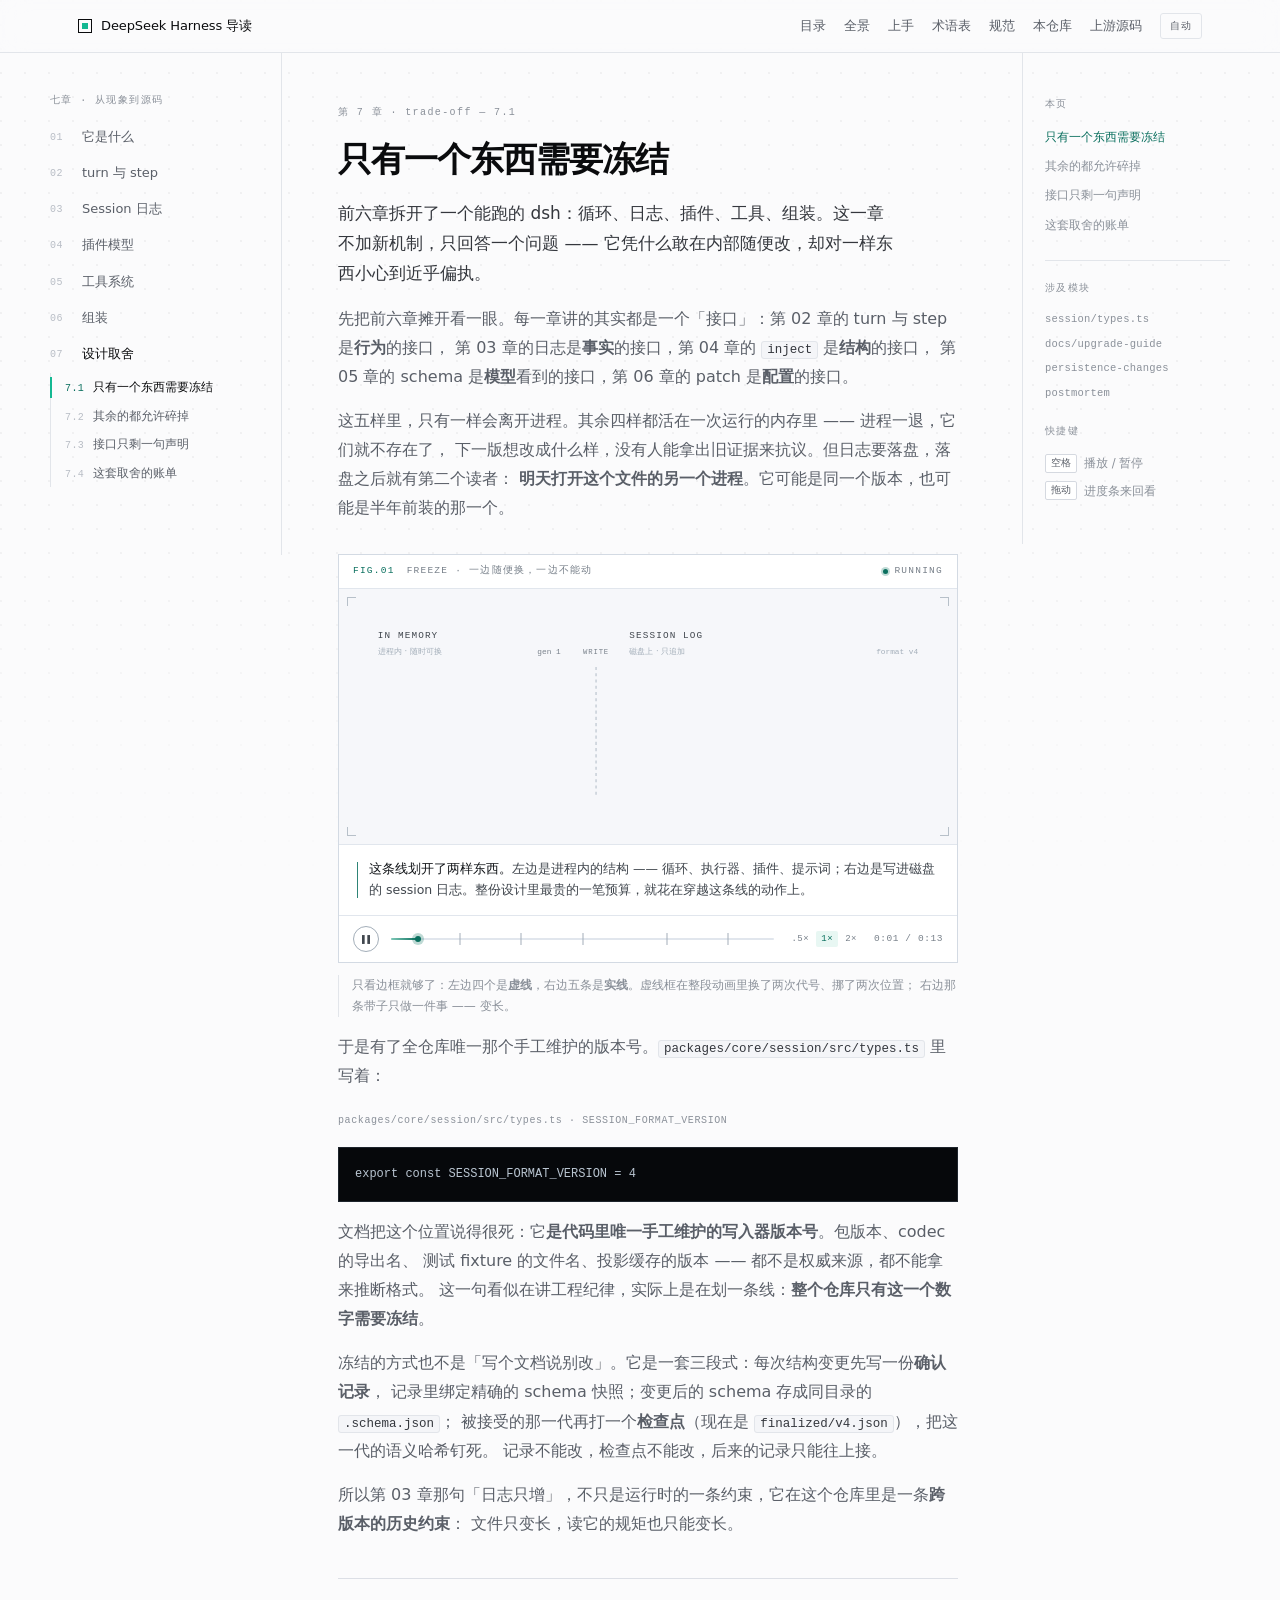
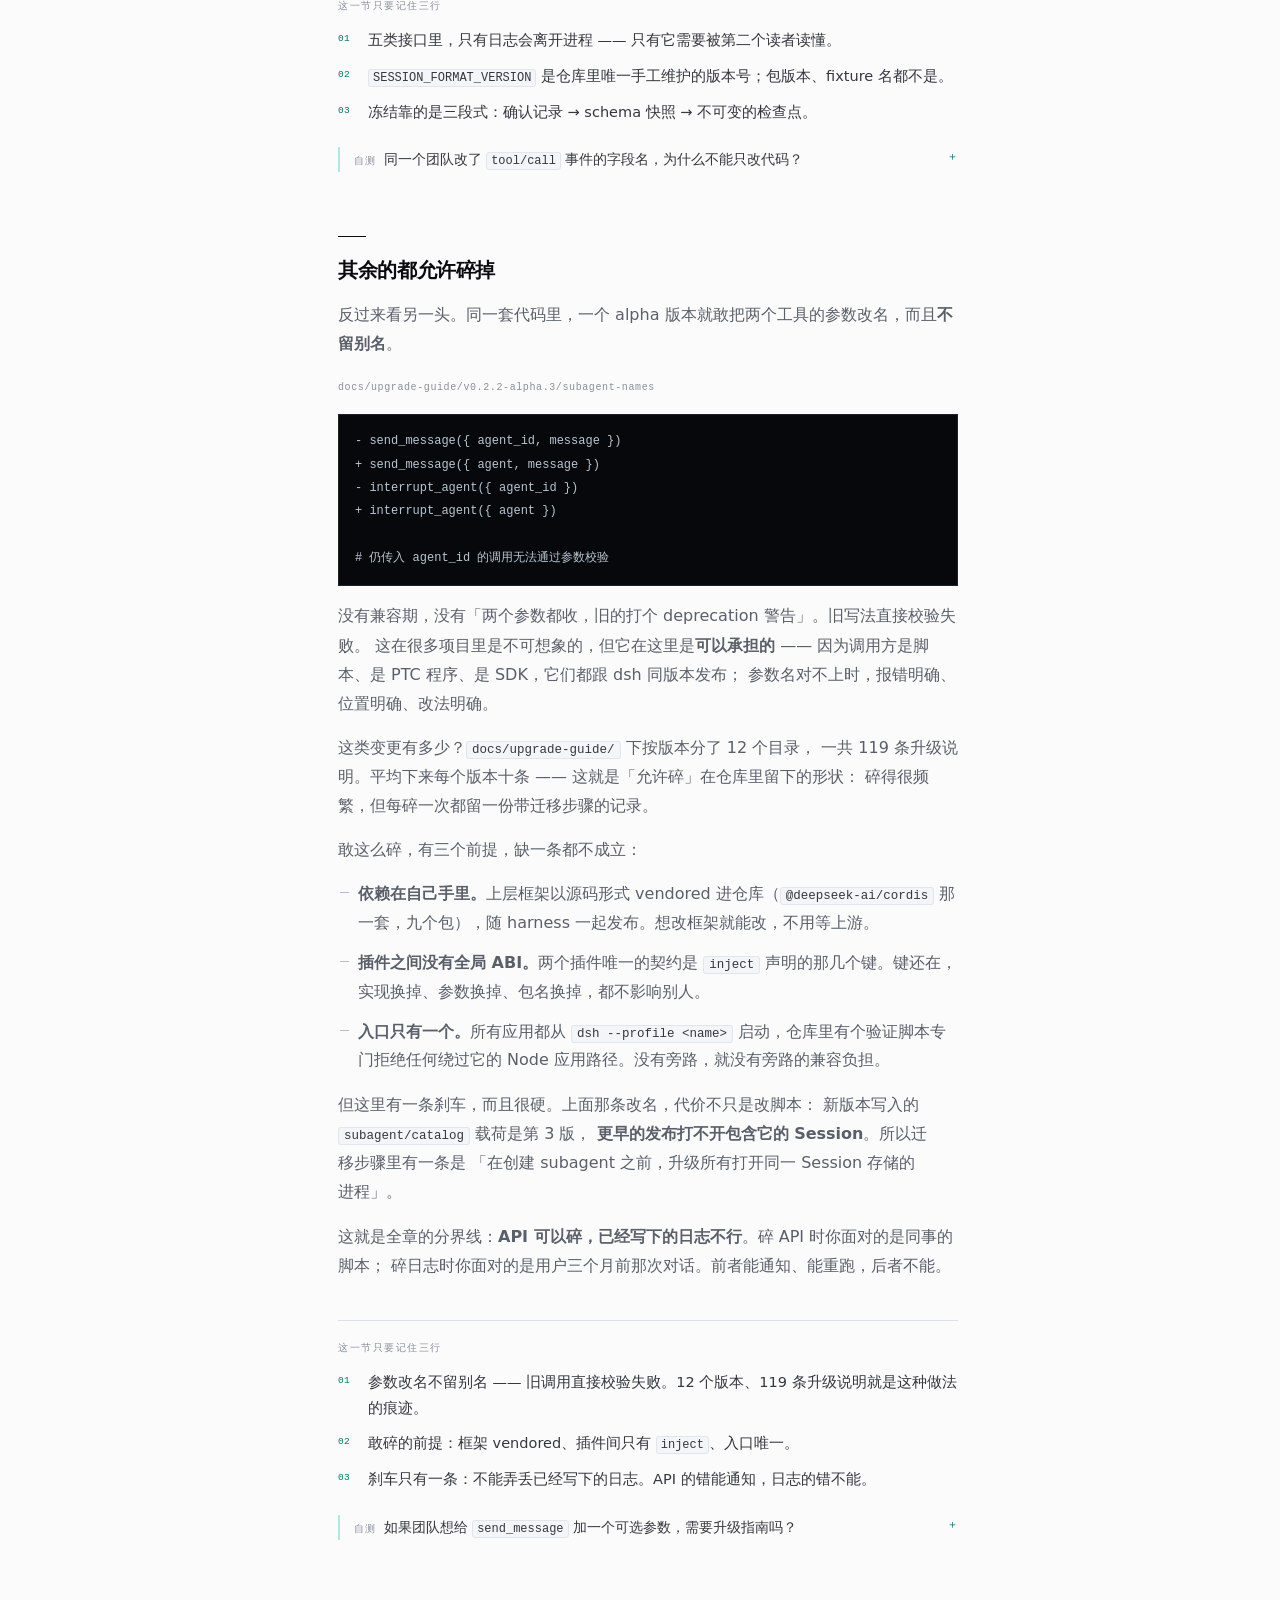
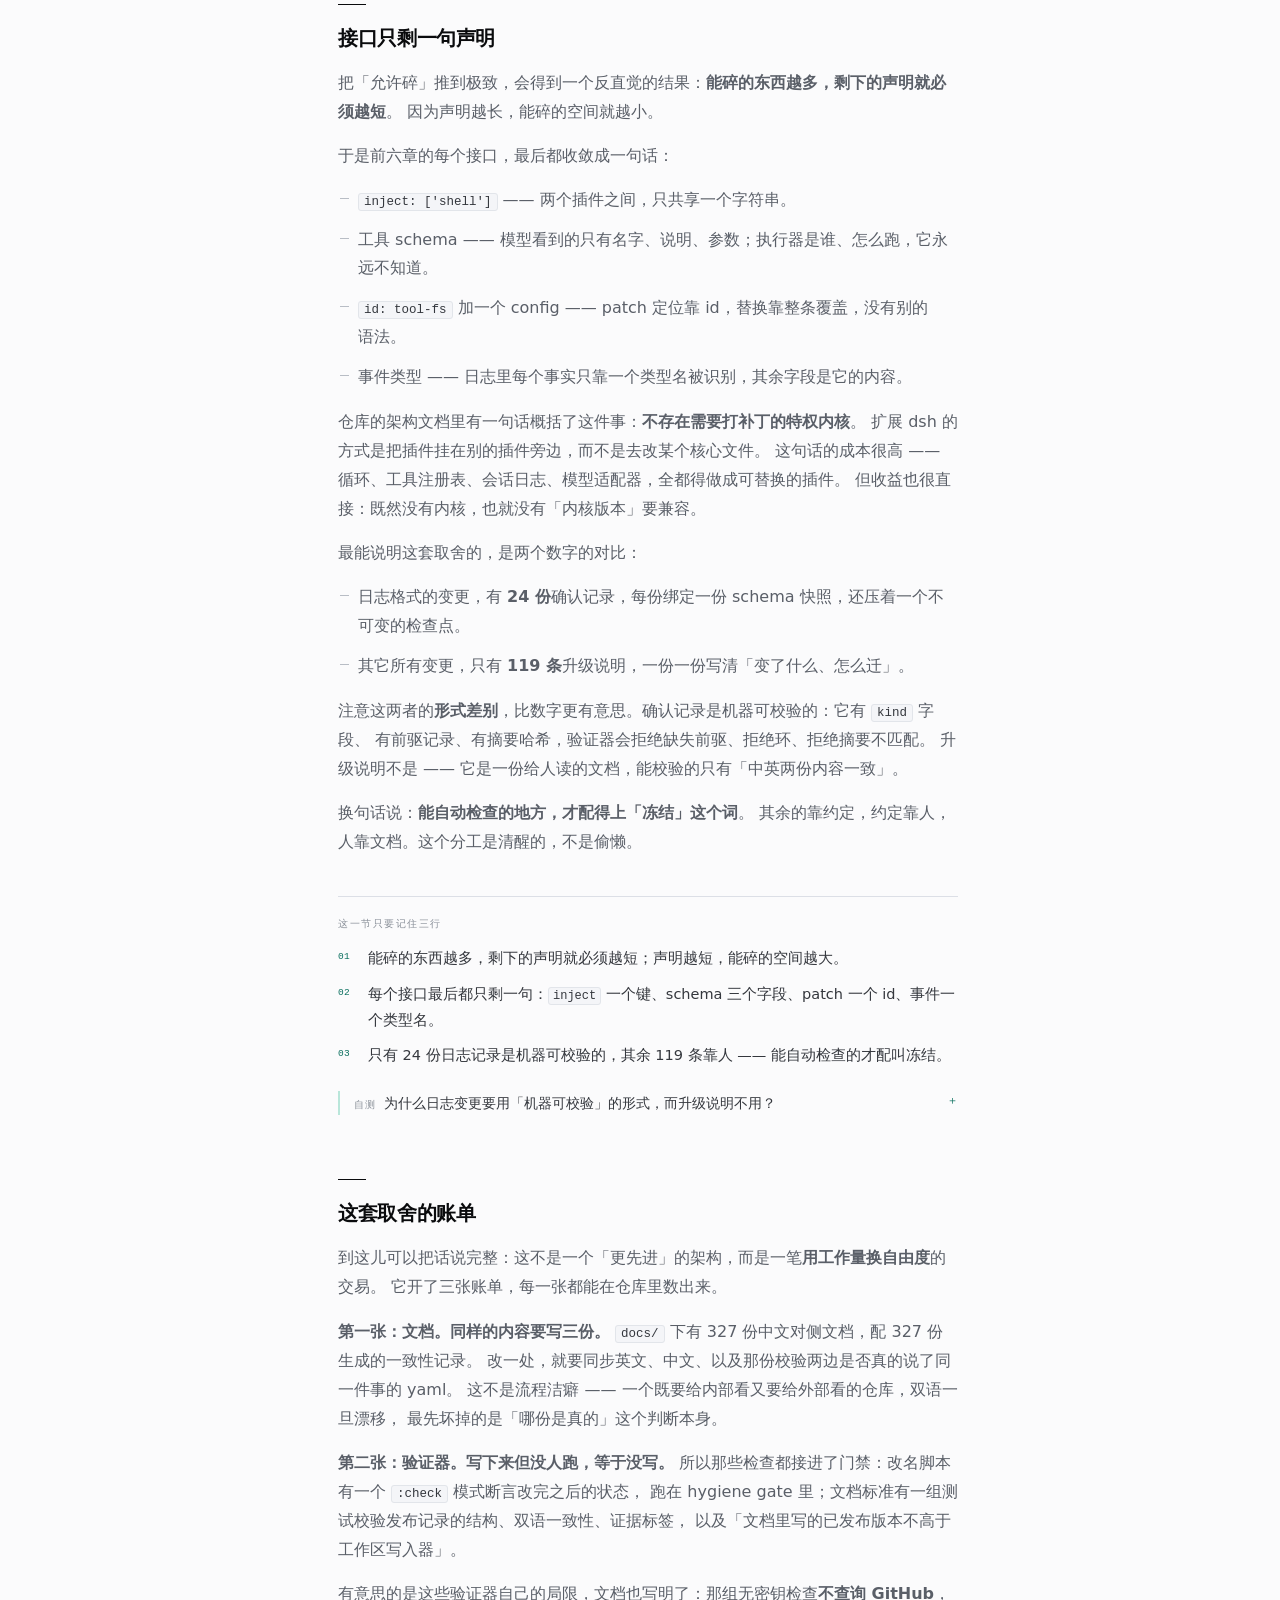
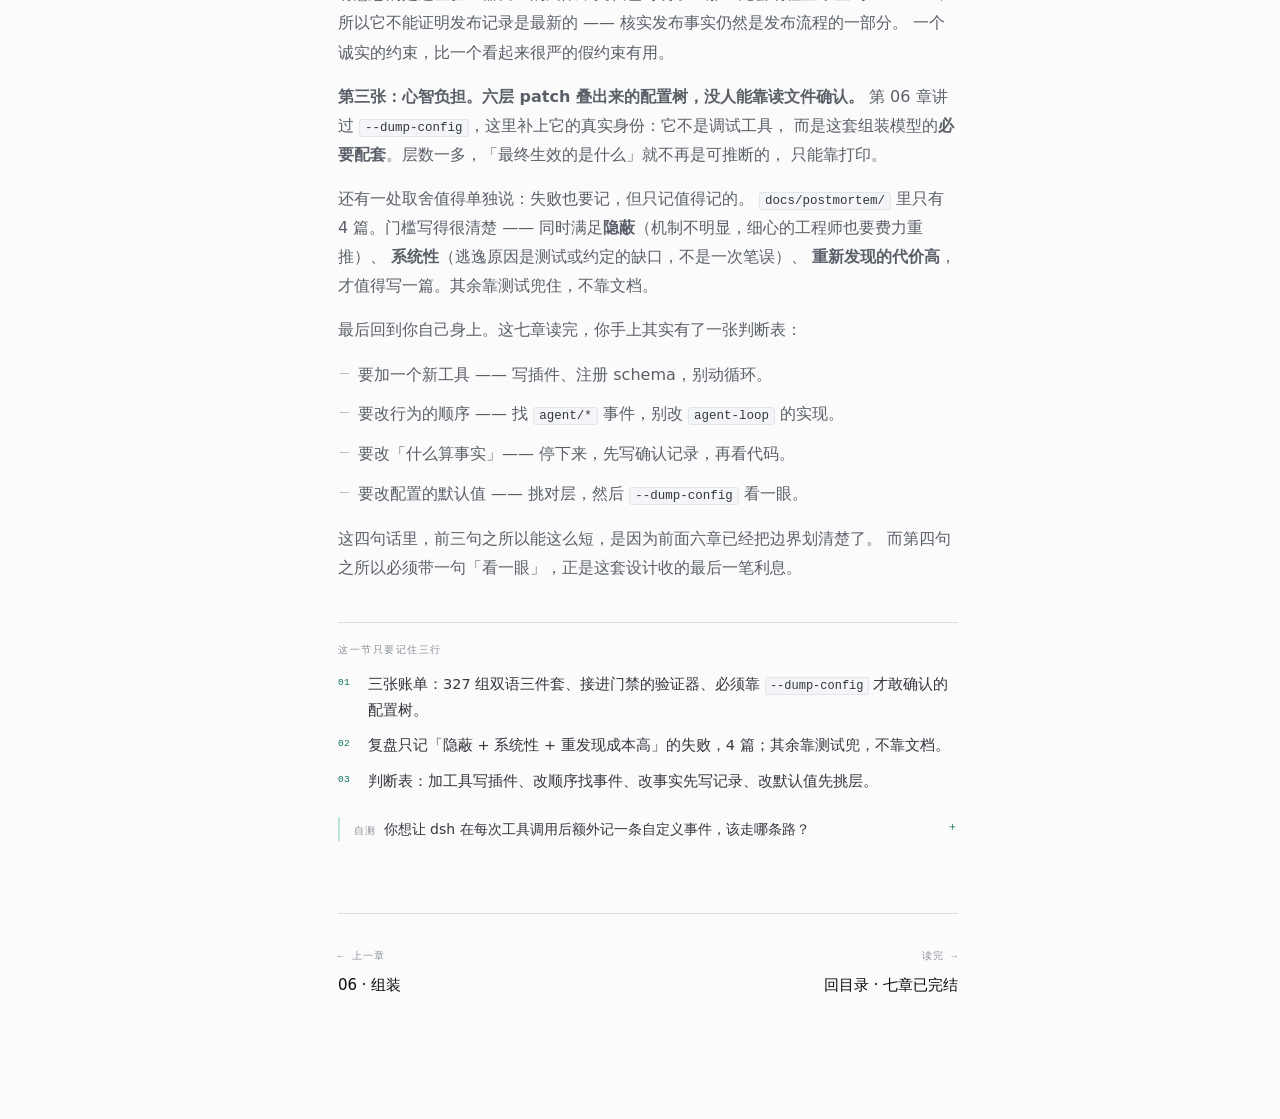
<file: docs/chapter-07.html>
<!DOCTYPE html>
<html lang="zh-CN" data-theme="light">
  <head>
    <meta charset="utf-8" />
    <meta name="viewport" content="width=device-width, initial-scale=1" />
    <title>只有一个东西需要冻结 — DeepSeek Harness 导读</title>
    <meta
      name="description"
      content="为什么内部 API 可以随时破坏，日志格式却要四代检查点。以及这套取舍在文档、验证器和心智负担上开出的账单。"
    />
    <link rel="stylesheet" href="assets/site.css" />
    <script>
      (function () {
        try {
          var m = localStorage.getItem("dsh-theme") || "auto";
          var dark =
            m === "dark" ||
            (m === "auto" &&
              window.matchMedia("(prefers-color-scheme: dark)").matches);
          document.documentElement.dataset.theme = dark ? "dark" : "light";
          document.documentElement.dataset.mode = m;
        } catch (e) {}
      })();
    </script>
  </head>
  <body data-page="chapter-07.html" data-chapter="第 07 章 · 取舍">
    <div
      class="progress"
      data-progress
      role="progressbar"
      aria-label="阅读进度"
      aria-valuemin="0"
      aria-valuemax="100"
      aria-valuenow="0"
    ></div>

    <header class="topbar">
      <div class="topbar__inner">
        <a class="brand" href="index.html">
          <span class="brand__mark" aria-hidden="true"></span>
          DeepSeek Harness 导读
        </a>
        <nav class="topnav" aria-label="站点导航">
          <a href="index.html">目录</a>
          <a href="overview.html">全景</a>
          <a href="start.html">上手</a>
          <a class="is-optional" href="glossary.html">术语表</a>
          <a class="is-optional" href="styleguide.html">规范</a>
          <a
            href="https://github.com/lzwanan/deepseek-harness-guide"
            target="_blank"
            rel="noreferrer noopener"
            >本仓库</a
          >
          <a
            class="is-optional"
            href="https://github.com/deepseek-ai/deepseek-harness"
            target="_blank"
            rel="noreferrer noopener"
            >上游源码</a
          >
          <button class="theme-toggle" type="button" data-theme-toggle>自动</button>
        </nav>
      </div>
    </header>

    <div class="layout">
      <aside class="side" aria-label="章节目录">
        <div class="side__group">
          <p class="eyebrow">七章 · 从现象到源码</p>
          <ul class="sidetree sidetree--all">
            <li>
              <a href="chapter-01.html"><span class="n">01</span><span>它是什么</span></a>
            </li>
            <li>
              <a href="chapter-02.html"><span class="n">02</span><span>turn 与 step</span></a>
            </li>
            <li>
              <a href="chapter-03.html"><span class="n">03</span><span>Session 日志</span></a>
            </li>
            <li>
              <a href="chapter-04.html"><span class="n">04</span><span>插件模型</span></a>
            </li>
            <li>
              <a href="chapter-05.html"><span class="n">05</span><span>工具系统</span></a>
            </li>
            <li>
              <a href="chapter-06.html"><span class="n">06</span><span>组装</span></a>
            </li>

            <li class="is-open">
              <a href="#s1"><span class="n">07</span><span>设计取舍</span></a>
              <ul class="sidetree__sub">
                <li class="is-current">
                  <a href="#s1"
                    ><span class="n">7.1</span><span>只有一个东西需要冻结</span></a
                  >
                </li>
                <li>
                  <a href="#s2"
                    ><span class="n">7.2</span><span>其余的都允许碎掉</span></a
                  >
                </li>
                <li>
                  <a href="#s3"
                    ><span class="n">7.3</span><span>接口只剩一句声明</span></a
                  >
                </li>
                <li>
                  <a href="#s4"
                    ><span class="n">7.4</span><span>这套取舍的账单</span></a
                  >
                </li>
              </ul>
            </li>
          </ul>
        </div>
      </aside>

      <article class="doc">
        <p class="eyebrow">第 7 章 · <i>trade-off</i> — 7.1</p>
        <h1 id="s1">只有一个东西需要冻结</h1>
        <p class="lede">
          前六章拆开了一个能跑的 dsh：循环、日志、插件、工具、组装。这一章不加新机制，只回答一个问题 ——
          它凭什么敢在内部随便改，却对一样东西小心到近乎偏执。
        </p>

        <p>
          先把前六章摊开看一眼。每一章讲的其实都是一个「接口」：第 02 章的 turn 与 step 是<b>行为</b>的接口，
          第 03 章的日志是<b>事实</b>的接口，第 04 章的 <code>inject</code> 是<b>结构</b>的接口，
          第 05 章的 schema 是<b>模型</b>看到的接口，第 06 章的 patch 是<b>配置</b>的接口。
        </p>

        <p>
          这五样里，只有一样会离开进程。其余四样都活在一次运行的内存里 —— 进程一退，它们就不存在了，
          下一版想改成什么样，没有人能拿出旧证据来抗议。但日志要落盘，落盘之后就有第二个读者：
          <b>明天打开这个文件的另一个进程</b>。它可能是同一个版本，也可能是半年前装的那一个。
        </p>

        <figure class="scope" id="fig-1" data-figure="freeze">
          <div class="scope__bar">
            <span class="scope__id">FIG.01</span>
            <span class="scope__title">FREEZE · 一边随便换，一边不能动</span>
            <span class="scope__bar__sp"></span>
            <span class="scope__live" data-live><i></i><span>running</span></span>
          </div>
          <div class="scope__stage" data-stage></div>
          <p class="readout" data-readout></p>
          <div class="scope__ctrl">
            <button
              class="play"
              type="button"
              data-play
              data-state="paused"
              aria-pressed="false"
              aria-label="播放动画"
            >
              <svg class="icon-play" viewBox="0 0 9 10" aria-hidden="true">
                <path d="M0 0L9 5L0 10V0Z" fill="currentColor" />
              </svg>
              <svg class="icon-pause" viewBox="0 0 9 10" aria-hidden="true">
                <rect x="0" y="0" width="3" height="10" fill="currentColor" />
                <rect x="6" y="0" width="3" height="10" fill="currentColor" />
              </svg>
            </button>
            <div class="scrub">
              <div class="scrub__rail"><div class="scrub__fill" data-fill></div></div>
              <div class="scrub__segs" data-segs></div>
              <div class="scrub__knob" data-knob></div>
              <input
                type="range"
                min="0"
                max="1000"
                value="0"
                step="1"
                data-scrub
                aria-label="动画进度"
              />
            </div>
            <div class="speed" role="group" aria-label="播放速度">
              <button type="button" data-speed="0.5" aria-pressed="false">.5×</button>
              <button type="button" data-speed="1" aria-pressed="true">1×</button>
              <button type="button" data-speed="2" aria-pressed="false">2×</button>
            </div>
            <span class="time" data-time></span>
          </div>
        </figure>
        <p class="figcap">
          只看边框就够了：左边四个是<b>虚线</b>，右边五条是<b>实线</b>。虚线框在整段动画里换了两次代号、挪了两次位置；
          右边那条带子只做一件事 —— 变长。
        </p>

        <p>
          于是有了全仓库唯一那个手工维护的版本号。<code>packages/core/session/src/types.ts</code> 里写着：
        </p>

        <p class="eyebrow code__cap">packages/core/session/src/types.ts · SESSION_FORMAT_VERSION</p>
        <pre class="code"><code>export const SESSION_FORMAT_VERSION = 4</code></pre>

        <p>
          文档把这个位置说得很死：它<b>是代码里唯一手工维护的写入器版本号</b>。包版本、codec 的导出名、
          测试 fixture 的文件名、投影缓存的版本 —— 都不是权威来源，都不能拿来推断格式。
          这一句看似在讲工程纪律，实际上是在划一条线：<b>整个仓库只有这一个数字需要冻结</b>。
        </p>

        <p>
          冻结的方式也不是「写个文档说别改」。它是一套三段式：每次结构变更先写一份<b>确认记录</b>，
          记录里绑定精确的 schema 快照；变更后的 schema 存成同目录的 <code>.schema.json</code>；
          被接受的那一代再打一个<b>检查点</b>（现在是 <code>finalized/v4.json</code>），把这一代的语义哈希钉死。
          记录不能改，检查点不能改，后来的记录只能往上接。
        </p>

        <p>
          所以第 03 章那句「日志只增」，不只是运行时的一条约束，它在这个仓库里是一条<b>跨版本的历史约束</b>：
          文件只变长，读它的规矩也只能变长。
        </p>

        <section class="recap">
          <span class="recap__k">这一节只要记住三行</span>
          <ol>
            <li>五类接口里，只有日志会离开进程 —— 只有它需要被第二个读者读懂。</li>
            <li><code>SESSION_FORMAT_VERSION</code> 是仓库里唯一手工维护的版本号；包版本、fixture 名都不是。</li>
            <li>冻结靠的是三段式：确认记录 → schema 快照 → 不可变的检查点。</li>
          </ol>
        </section>

        <details class="check">
          <summary><em>自测</em>同一个团队改了 <code>tool/call</code> 事件的字段名，为什么不能只改代码？</summary>
          <p>
            因为磁盘上已经有一批用旧字段名写下的日志。新代码要能读它们，旧代码也要能安全地拒绝不认识的新日志 ——
            这两件事都必须被<b>证明</b>，而不是被假定。证明的载体就是那份确认记录：它同时写着旧记录怎么读、
            旧读取器怎么处理新记录。代码里改四行，记录里要回答两个方向。
          </p>
        </details>

        <h2 id="s2">其余的都允许碎掉</h2>
        <p>
          反过来看另一头。同一套代码里，一个 alpha 版本就敢把两个工具的参数改名，而且<b>不留别名</b>。
        </p>

        <p class="eyebrow code__cap">docs/upgrade-guide/v0.2.2-alpha.3/subagent-names</p>
        <pre class="code"><code>- send_message({ agent_id, message })
+ send_message({ agent, message })
- interrupt_agent({ agent_id })
+ interrupt_agent({ agent })

# 仍传入 agent_id 的调用无法通过参数校验</code></pre>

        <p>
          没有兼容期，没有「两个参数都收，旧的打个 deprecation 警告」。旧写法直接校验失败。
          这在很多项目里是不可想象的，但它在这里是<b>可以承担的</b> ——
          因为调用方是脚本、是 PTC 程序、是 SDK，它们都跟 dsh 同版本发布；
          参数名对不上时，报错明确、位置明确、改法明确。
        </p>

        <p>
          这类变更有多少？<code>docs/upgrade-guide/</code> 下按版本分了 12 个目录，
          一共 119 条升级说明。平均下来每个版本十条 —— 这就是「允许碎」在仓库里留下的形状：
          碎得很频繁，但每碎一次都留一份带迁移步骤的记录。
        </p>

        <p>
          敢这么碎，有三个前提，缺一条都不成立：
        </p>

        <ul>
          <li><b>依赖在自己手里。</b>上层框架以源码形式 vendored 进仓库（<code>@deepseek-ai/cordis</code> 那一套，九个包），随 harness 一起发布。想改框架就能改，不用等上游。</li>
          <li><b>插件之间没有全局 ABI。</b>两个插件唯一的契约是 <code>inject</code> 声明的那几个键。键还在，实现换掉、参数换掉、包名换掉，都不影响别人。</li>
          <li><b>入口只有一个。</b>所有应用都从 <code>dsh --profile &lt;name&gt;</code> 启动，仓库里有个验证脚本专门拒绝任何绕过它的 Node 应用路径。没有旁路，就没有旁路的兼容负担。</li>
        </ul>

        <p>
          但这里有一条刹车，而且很硬。上面那条改名，代价不只是改脚本：
          新版本写入的 <code>subagent/catalog</code> 载荷是第 3 版，
          <b>更早的发布打不开包含它的 Session</b>。所以迁移步骤里有一条是
          「在创建 subagent 之前，升级所有打开同一 Session 存储的进程」。
        </p>

        <p>
          这就是全章的分界线：<b>API 可以碎，已经写下的日志不行</b>。碎 API 时你面对的是同事的脚本；
          碎日志时你面对的是用户三个月前那次对话。前者能通知、能重跑，后者不能。
        </p>

        <section class="recap">
          <span class="recap__k">这一节只要记住三行</span>
          <ol>
            <li>参数改名不留别名 —— 旧调用直接校验失败。12 个版本、119 条升级说明就是这种做法的痕迹。</li>
            <li>敢碎的前提：框架 vendored、插件间只有 <code>inject</code>、入口唯一。</li>
            <li>刹车只有一条：不能弄丢已经写下的日志。API 的错能通知，日志的错不能。</li>
          </ol>
        </section>

        <details class="check">
          <summary><em>自测</em>如果团队想给 <code>send_message</code> 加一个可选参数，需要升级指南吗？</summary>
          <p>
            要，但性质不同。加<b>可选</b>参数不会让旧调用失败，属于「行为变了，调用方可能想知道」，
            写一条说明就够。上面那条不一样 —— 它删掉了一个必填参数的名字，
            旧调用会<b>直接失败</b>，所以必须有迁移步骤，而且要写清楚失败长什么样。
            这两种变更在仓库里走的是同一份文档格式，但读者能不能照做，取决于写的人分不分得清。
          </p>
        </details>

        <h2 id="s3">接口只剩一句声明</h2>
        <p>
          把「允许碎」推到极致，会得到一个反直觉的结果：<b>能碎的东西越多，剩下的声明就必须越短</b>。
          因为声明越长，能碎的空间就越小。
        </p>

        <p>
          于是前六章的每个接口，最后都收敛成一句话：
        </p>

        <ul>
          <li><code>inject: ['shell']</code> —— 两个插件之间，只共享一个字符串。</li>
          <li>工具 schema —— 模型看到的只有名字、说明、参数；执行器是谁、怎么跑，它永远不知道。</li>
          <li><code>id: tool-fs</code> 加一个 config —— patch 定位靠 id，替换靠整条覆盖，没有别的语法。</li>
          <li>事件类型 —— 日志里每个事实只靠一个类型名被识别，其余字段是它的内容。</li>
        </ul>

        <p>
          仓库的架构文档里有一句话概括了这件事：<b>不存在需要打补丁的特权内核</b>。
          扩展 dsh 的方式是把插件挂在别的插件旁边，而不是去改某个核心文件。
          这句话的成本很高 —— 循环、工具注册表、会话日志、模型适配器，全都得做成可替换的插件。
          但收益也很直接：既然没有内核，也就没有「内核版本」要兼容。
        </p>

        <p>
          最能说明这套取舍的，是两个数字的对比：
        </p>

        <ul>
          <li>日志格式的变更，有 <b>24 份</b>确认记录，每份绑定一份 schema 快照，还压着一个不可变的检查点。</li>
          <li>其它所有变更，只有 <b>119 条</b>升级说明，一份一份写清「变了什么、怎么迁」。</li>
        </ul>

        <p>
          注意这两者的<b>形式差别</b>，比数字更有意思。确认记录是机器可校验的：它有 <code>kind</code> 字段、
          有前驱记录、有摘要哈希，验证器会拒绝缺失前驱、拒绝环、拒绝摘要不匹配。
          升级说明不是 —— 它是一份给人读的文档，能校验的只有「中英两份内容一致」。
        </p>

        <p>
          换句话说：<b>能自动检查的地方，才配得上「冻结」这个词</b>。
          其余的靠约定，约定靠人，人靠文档。这个分工是清醒的，不是偷懒。
        </p>

        <section class="recap">
          <span class="recap__k">这一节只要记住三行</span>
          <ol>
            <li>能碎的东西越多，剩下的声明就必须越短；声明越短，能碎的空间越大。</li>
            <li>每个接口最后都只剩一句：<code>inject</code> 一个键、schema 三个字段、patch 一个 id、事件一个类型名。</li>
            <li>只有 24 份日志记录是机器可校验的，其余 119 条靠人 —— 能自动检查的才配叫冻结。</li>
          </ol>
        </section>

        <details class="check">
          <summary><em>自测</em>为什么日志变更要用「机器可校验」的形式，而升级说明不用？</summary>
          <p>
            因为日志的读者在未来，升级说明的读者在当下。未来那个读者（另一个版本的进程）不会来读文档，
            它只会照着 schema 解析字节 —— 所以约束必须写进能被程序检查的地方。
            而升级说明的读者是正在迁移的人，他需要的是步骤和失败时的样子，这两样都没法自动验证。
            形式跟读者匹配，不是跟重要性匹配。
          </p>
        </details>

        <h2 id="s4">这套取舍的账单</h2>
        <p>
          到这儿可以把话说完整：这不是一个「更先进」的架构，而是一笔<b>用工作量换自由度</b>的交易。
          它开了三张账单，每一张都能在仓库里数出来。
        </p>

        <p>
          <b>第一张：文档。同样的内容要写三份。</b>
          <code>docs/</code> 下有 327 份中文对侧文档，配 327 份生成的一致性记录。
          改一处，就要同步英文、中文、以及那份校验两边是否真的说了同一件事的 yaml。
          这不是流程洁癖 —— 一个既要给内部看又要给外部看的仓库，双语一旦漂移，
          最先坏掉的是「哪份是真的」这个判断本身。
        </p>

        <p>
          <b>第二张：验证器。写下来但没人跑，等于没写。</b>
          所以那些检查都接进了门禁：改名脚本有一个 <code>:check</code> 模式断言改完之后的状态，
          跑在 hygiene gate 里；文档标准有一组测试校验发布记录的结构、双语一致性、证据标签，
          以及「文档里写的已发布版本不高于工作区写入器」。
        </p>

        <p>
          有意思的是这些验证器自己的局限，文档也写明了：那组无密钥检查<b>不查询 GitHub</b>，
          所以它不能证明发布记录是最新的 —— 核实发布事实仍然是发布流程的一部分。
          一个诚实的约束，比一个看起来很严的假约束有用。
        </p>

        <p>
          <b>第三张：心智负担。六层 patch 叠出来的配置树，没人能靠读文件确认。</b>
          第 06 章讲过 <code>--dump-config</code>，这里补上它的真实身份：它不是调试工具，
          而是这套组装模型的<b>必要配套</b>。层数一多，「最终生效的是什么」就不再是可推断的，
          只能靠打印。
        </p>

        <p>
          还有一处取舍值得单独说：失败也要记，但只记值得记的。
          <code>docs/postmortem/</code> 里只有 4 篇。门槛写得很清楚 ——
          同时满足<b>隐蔽</b>（机制不明显，细心的工程师也要费力重推）、
          <b>系统性</b>（逃逸原因是测试或约定的缺口，不是一次笔误）、
          <b>重新发现的代价高</b>，才值得写一篇。其余靠测试兜住，不靠文档。
        </p>

        <p>
          最后回到你自己身上。这七章读完，你手上其实有了一张判断表：
        </p>

        <ul>
          <li>要加一个新工具 —— 写插件、注册 schema，别动循环。</li>
          <li>要改行为的顺序 —— 找 <code>agent/*</code> 事件，别改 <code>agent-loop</code> 的实现。</li>
          <li>要改「什么算事实」—— 停下来，先写确认记录，再看代码。</li>
          <li>要改配置的默认值 —— 挑对层，然后 <code>--dump-config</code> 看一眼。</li>
        </ul>

        <p>
          这四句话里，前三句之所以能这么短，是因为前面六章已经把边界划清楚了。
          而第四句之所以必须带一句「看一眼」，正是这套设计收的最后一笔利息。
        </p>

        <section class="recap">
          <span class="recap__k">这一节只要记住三行</span>
          <ol>
            <li>三张账单：327 组双语三件套、接进门禁的验证器、必须靠 <code>--dump-config</code> 才敢确认的配置树。</li>
            <li>复盘只记「隐蔽 + 系统性 + 重发现成本高」的失败，4 篇；其余靠测试兜，不靠文档。</li>
            <li>判断表：加工具写插件、改顺序找事件、改事实先写记录、改默认值先挑层。</li>
          </ol>
        </section>

        <details class="check">
          <summary><em>自测</em>你想让 dsh 在每次工具调用后额外记一条自定义事件，该走哪条路？</summary>
          <p>
            如果这条事件<b>只在本次运行里有意义</b>（比如给 UI 推个进度），走 <code>agent/*</code> 或
            <code>tools/*</code> 事件，不需要版本号，也不需要确认记录 —— 它不进日志，明天没人读它。
            如果它<b>必须写进日志、重启后还在</b>，那它就是持久化类型，要先写确认记录、生成 schema 快照，
            再改代码。这一步不是仪式：判断标准只有一个，就是「明天还有没有另一个进程要读它」。
          </p>
        </details>

        <nav class="pager" aria-label="章节导航">
          <a class="pager__item" href="chapter-06.html">
            <span class="pager__k">← 上一章</span>
            <span class="pager__t">06 · 组装</span>
          </a>
          <a class="pager__item pager__next" href="index.html">
            <span class="pager__k">读完 →</span>
            <span class="pager__t">回目录 · 七章已完结</span>
          </a>
        </nav>
      </article>

      <aside class="toc" aria-label="本页目录">
        <p class="eyebrow">本页</p>
        <ul>
          <li><a data-n="7.1" href="#s1" class="is-active">只有一个东西需要冻结</a></li>
          <li><a data-n="7.2" href="#s2">其余的都允许碎掉</a></li>
          <li><a data-n="7.3" href="#s3">接口只剩一句声明</a></li>
          <li><a data-n="7.4" href="#s4">这套取舍的账单</a></li>
        </ul>
        <hr class="toc__rule" />
        <p class="eyebrow">涉及模块</p>
        <ul class="toc__modules">
          <li>
            <a
              href="https://github.com/deepseek-ai/deepseek-harness/blob/master/packages/core/session/src/types.ts"
              target="_blank"
              rel="noreferrer noopener"
              title="在 GitHub 打开 core/session/src/types.ts"
              >session/types.ts</a
            >
          </li>
          <li>
            <a
              href="https://github.com/deepseek-ai/deepseek-harness/tree/master/docs/upgrade-guide"
              target="_blank"
              rel="noreferrer noopener"
              title="在 GitHub 打开 docs/upgrade-guide"
              >docs/upgrade-guide</a
            >
          </li>
          <li>
            <a
              href="https://github.com/deepseek-ai/deepseek-harness/tree/master/docs/persistence-changes"
              target="_blank"
              rel="noreferrer noopener"
              title="在 GitHub 打开 docs/persistence-changes"
              >persistence-changes</a
            >
          </li>
          <li>
            <a
              href="https://github.com/deepseek-ai/deepseek-harness/tree/master/docs/postmortem"
              target="_blank"
              rel="noreferrer noopener"
              title="在 GitHub 打开 docs/postmortem"
              >postmortem</a
            >
          </li>
        </ul>
        <p class="eyebrow" style="margin-top: 18px">快捷键</p>
        <ul class="toc__keys">
          <li><kbd>空格</kbd> 播放 / 暂停</li>
          <li><kbd>拖动</kbd> 进度条来回看</li>
        </ul>
      </aside>
    </div>

    <nav class="jump" data-jump aria-label="节导航">
      <a class="jump__b" data-jump-prev href="#s1">
        <span class="jump__a" aria-hidden="true">↑</span>
        <span class="jump__n" data-jump-prev-n></span>
        <span class="jump__t" data-jump-prev-t></span>
      </a>
      <a class="jump__b" data-jump-next href="#s2">
        <span class="jump__a" aria-hidden="true">↓</span>
        <span class="jump__n" data-jump-next-n></span>
        <span class="jump__t" data-jump-next-t></span>
      </a>
    </nav>

    <script src="assets/site.js" defer></script>
    <script src="assets/figures.js" defer></script>
  </body>
</html>
</file>
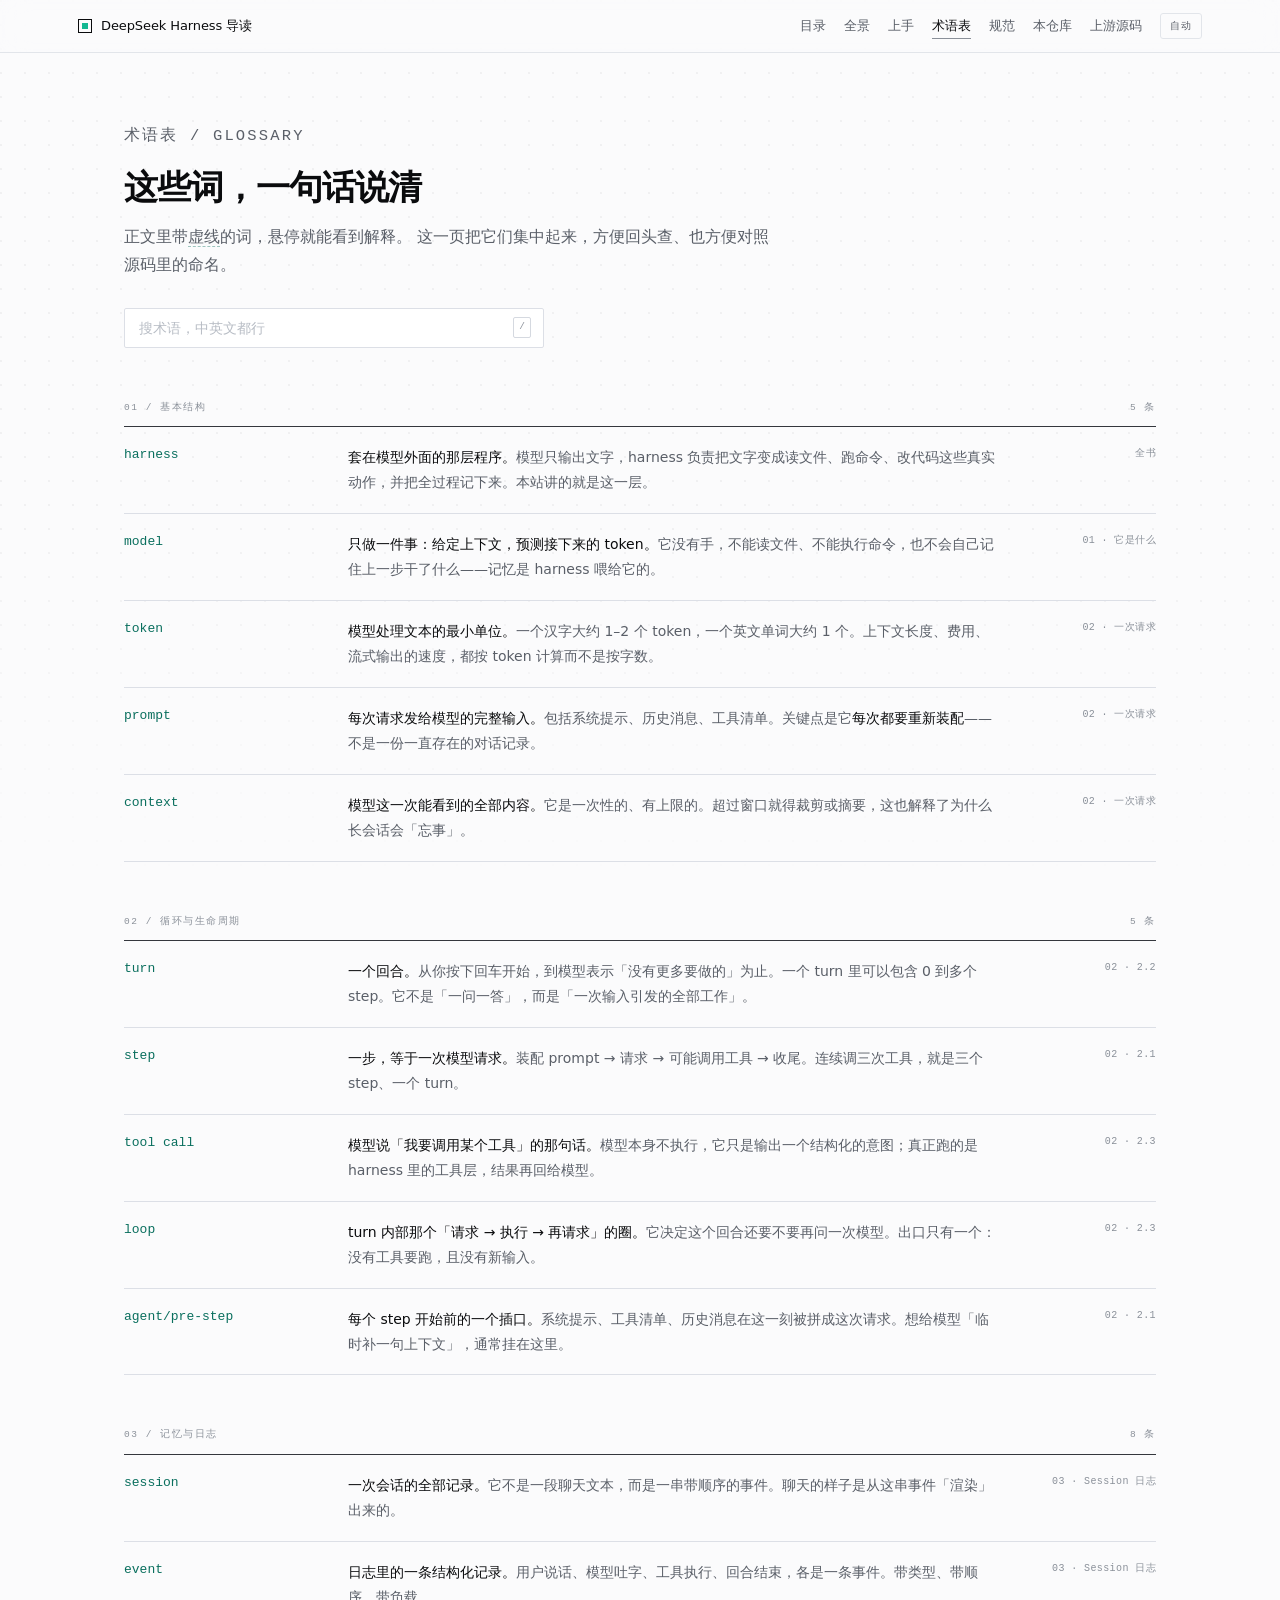
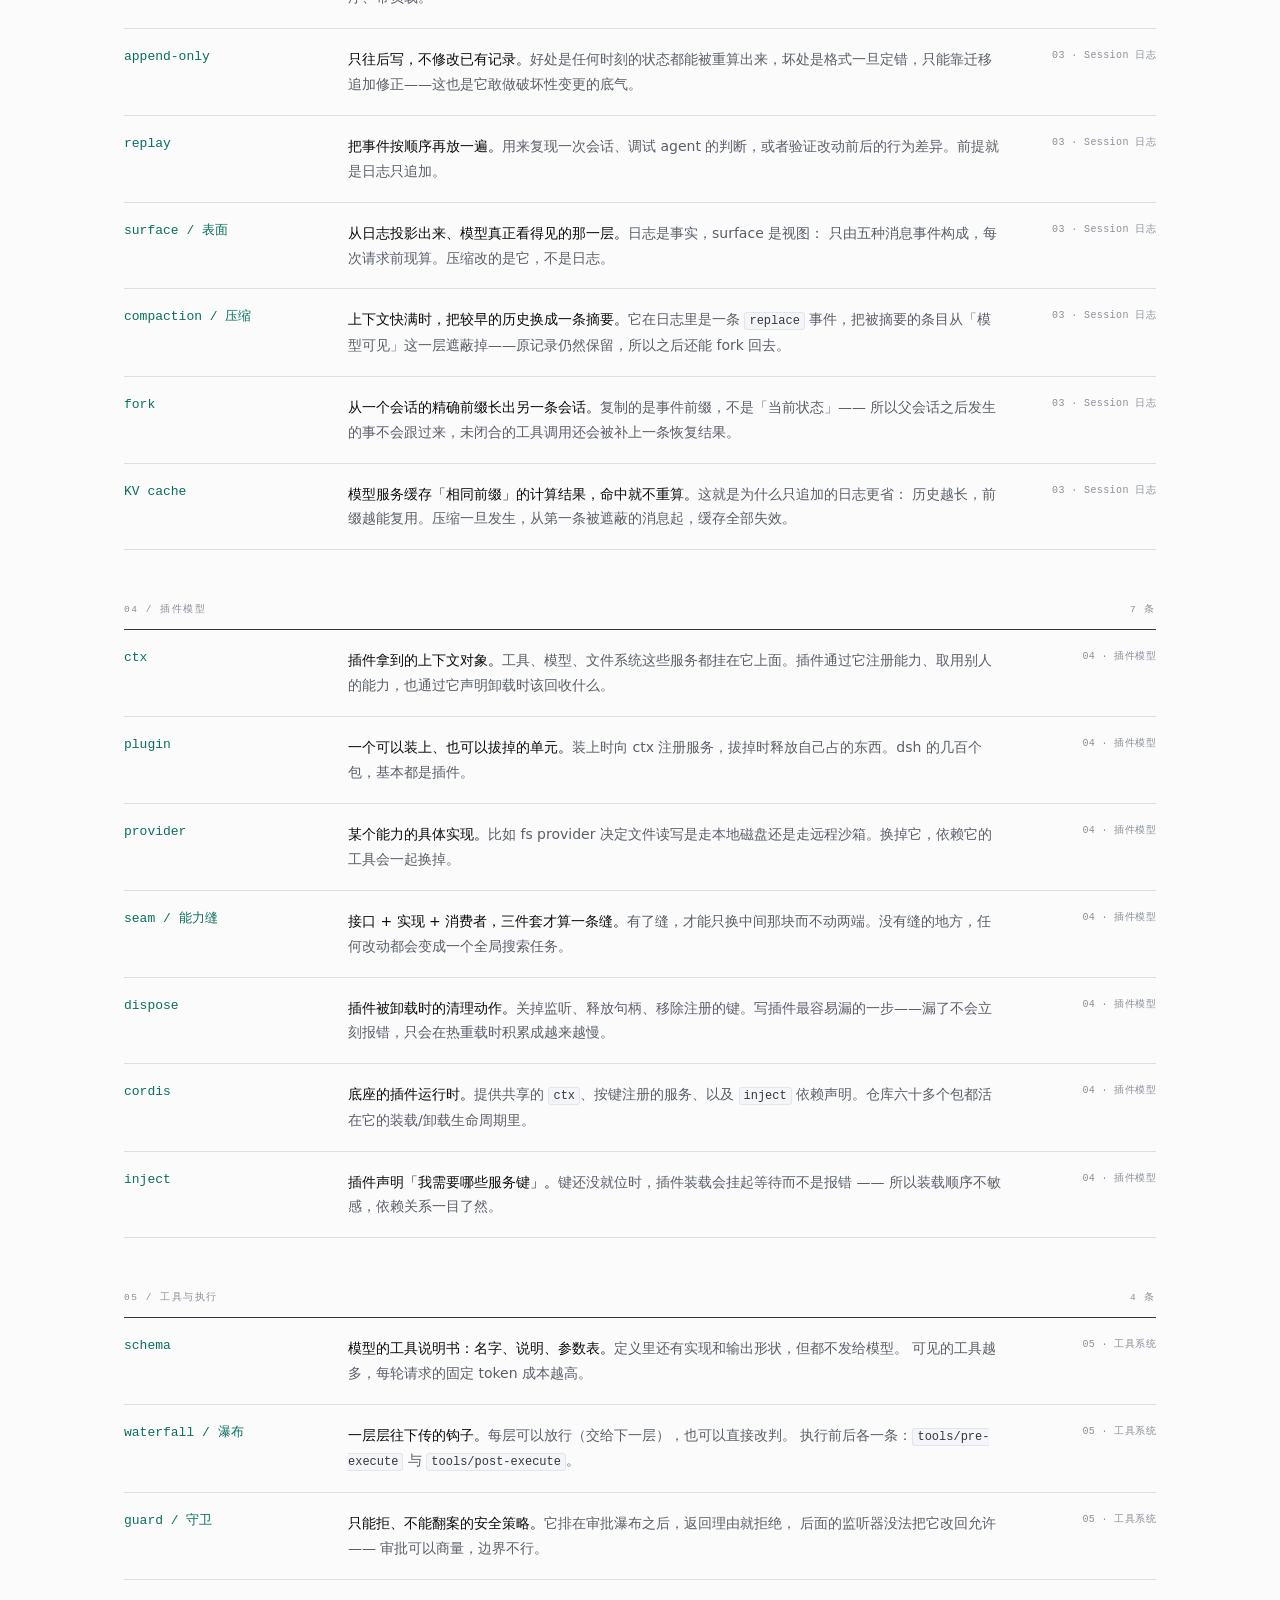
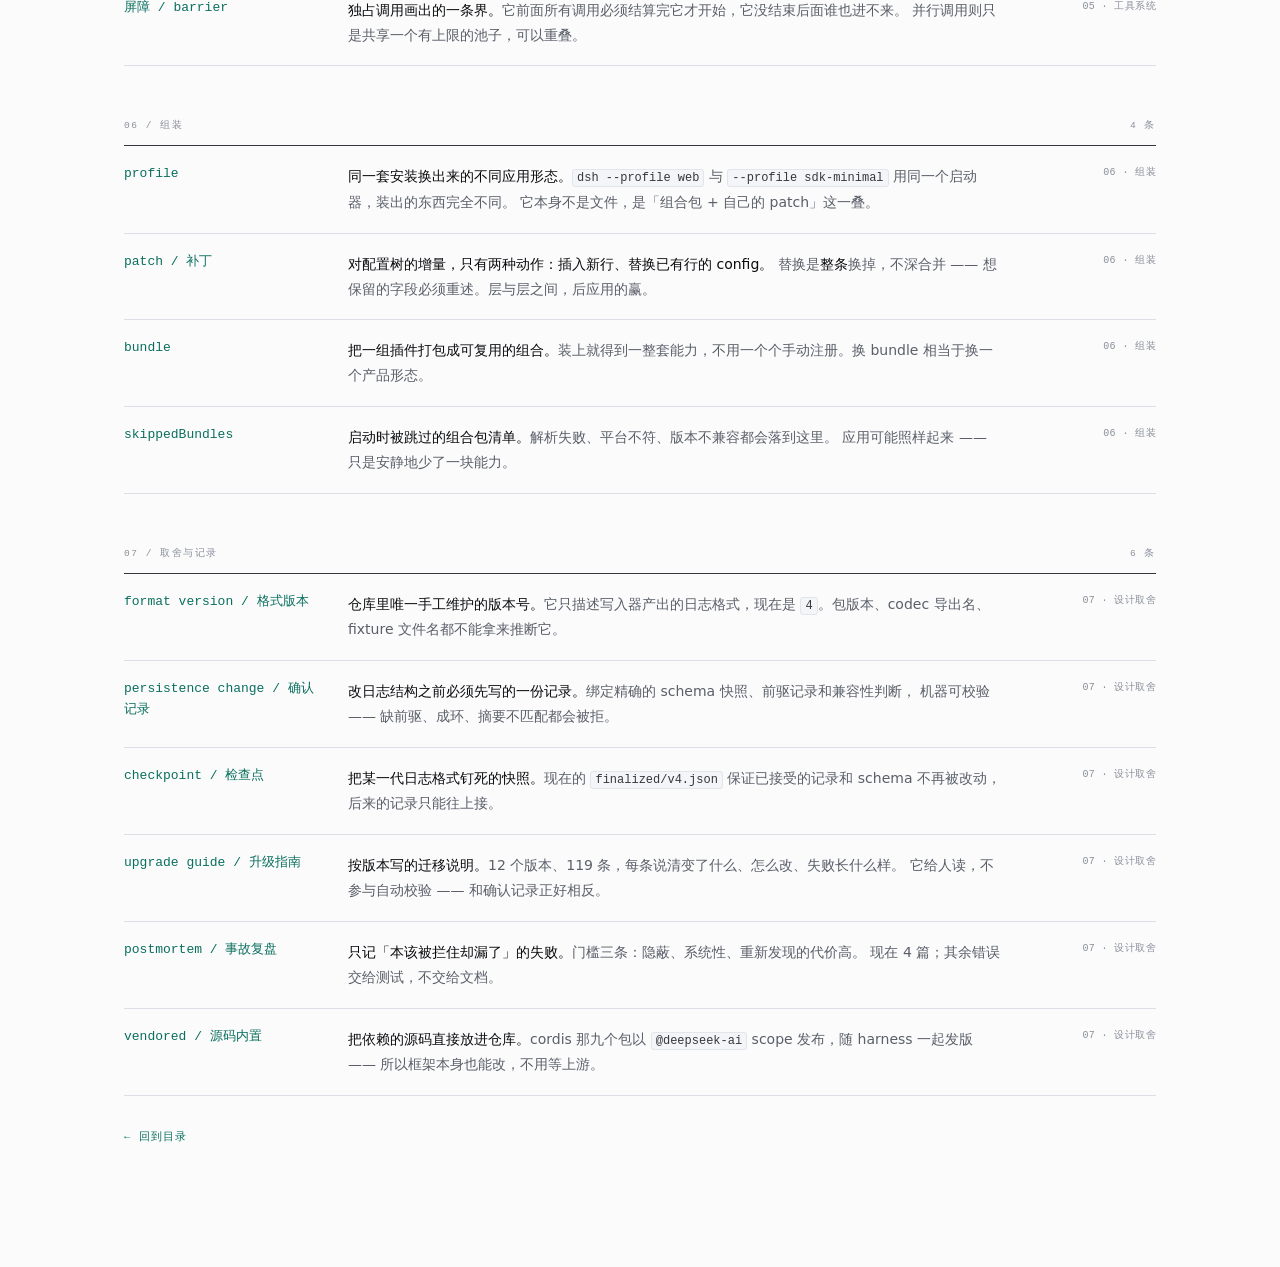
<file: docs/glossary.html>
<!DOCTYPE html>
<html lang="zh-CN" data-theme="light">
  <head>
    <meta charset="utf-8" />
    <meta name="viewport" content="width=device-width, initial-scale=1" />
    <title>术语表 — DeepSeek Harness 导读</title>
    <meta
      name="description"
      content="本站出现的术语与英文名，一句话说清它是什么、在 dsh 里指哪件事。"
    />
    <link rel="stylesheet" href="assets/site.css" />
    <script>
      (function () {
        try {
          var m = localStorage.getItem("dsh-theme") || "auto";
          var dark =
            m === "dark" ||
            (m === "auto" &&
              window.matchMedia("(prefers-color-scheme: dark)").matches);
          document.documentElement.dataset.theme = dark ? "dark" : "light";
          document.documentElement.dataset.mode = m;
        } catch (e) {}
      })();
    </script>
  </head>
  <body data-page="glossary.html">
    <div
      class="progress"
      data-progress
      role="progressbar"
      aria-label="阅读进度"
      aria-valuemin="0"
      aria-valuemax="100"
      aria-valuenow="0"
    ></div>

    <header class="topbar">
      <div class="topbar__inner">
        <a class="brand" href="index.html">
          <span class="brand__mark" aria-hidden="true"></span>
          DeepSeek Harness 导读
        </a>
        <nav class="topnav" aria-label="站点导航">
          <a href="index.html">目录</a>
          <a href="overview.html">全景</a>
          <a href="start.html">上手</a>
          <a class="is-optional" href="glossary.html" aria-current="page">术语表</a>
          <a class="is-optional" href="styleguide.html">规范</a>
          <a class="is-optional" href="https://github.com/lzwanan/deepseek-harness-guide" target="_blank" rel="noreferrer noopener">本仓库</a>
          <a class="is-optional" href="https://github.com/deepseek-ai/deepseek-harness" target="_blank" rel="noreferrer noopener">上游源码</a>
          <button class="theme-toggle" type="button" data-theme-toggle>自动</button>
        </nav>
      </div>
    </header>

    <main class="glo">
      <div class="glo__head">
        <p class="eyebrow">术语表 / glossary</p>
        <h1>这些词，一句话说清</h1>
        <p>
          正文里带<span class="term" data-tip-key="虚线" data-tip="页面里凡是英文或专业概念，下面都有淡青虚线；鼠标移上去、或按 Tab 聚焦，就会弹出解释。">虚线</span>的词，悬停就能看到解释。
          这一页把它们集中起来，方便回头查、也方便对照源码里的命名。
        </p>

        <label class="glo__search">
          <input
            type="search"
            placeholder="搜术语，中英文都行"
            autocomplete="off"
            spellcheck="false"
            data-glo-search
            aria-label="搜索术语"
          />
          <kbd>/</kbd>
        </label>
      </div>

      <section class="glo__group" data-glo-group>
        <header class="glo__gh">
          <span class="glo__gl">01 / 基本结构</span>
          <span class="glo__gl" data-glo-count>5 条</span>
        </header>
        <ul class="glo__list">
          <li class="glo__item" id="harness" data-glo-item="harness 框架 宿主 外层 模型 缰绳">
            <span class="glo__term">harness</span>
            <span class="glo__desc"
              ><b>套在模型外面的那层程序。</b>模型只输出文字，harness
              负责把文字变成读文件、跑命令、改代码这些真实动作，并把全过程记下来。本站讲的就是这一层。</span
            >
            <span class="glo__src">全书</span>
          </li>

          <li class="glo__item" id="model" data-glo-item="model 模型 推理 预测 token">
            <span class="glo__term">model</span>
            <span class="glo__desc"
              ><b>只做一件事：给定上下文，预测接下来的 token。</b>它没有手，不能读文件、不能执行命令，也不会自己记住上一步干了什么——记忆是 harness
              喂给它的。</span
            >
            <span class="glo__src">01 · 它是什么</span>
          </li>

          <li class="glo__item" id="token" data-glo-item="token 词元 分词 计费">
            <span class="glo__term">token</span>
            <span class="glo__desc"
              ><b>模型处理文本的最小单位。</b>一个汉字大约 1–2 个 token，一个英文单词大约
              1 个。上下文长度、费用、流式输出的速度，都按 token 计算而不是按字数。</span
            >
            <span class="glo__src">02 · 一次请求</span>
          </li>

          <li class="glo__item" id="prompt" data-glo-item="prompt 提示 词 装配 系统提示">
            <span class="glo__term">prompt</span>
            <span class="glo__desc"
              ><b>每次请求发给模型的完整输入。</b>包括系统提示、历史消息、工具清单。关键点是它<b>每次都要重新装配</b>——不是一份一直存在的对话记录。</span
            >
            <span class="glo__src">02 · 一次请求</span>
          </li>

          <li class="glo__item" id="context" data-glo-item="context 上下文 窗口 可见范围">
            <span class="glo__term">context</span>
            <span class="glo__desc"
              ><b>模型这一次能看到的全部内容。</b>它是一次性的、有上限的。超过窗口就得裁剪或摘要，这也解释了为什么长会话会「忘事」。</span
            >
            <span class="glo__src">02 · 一次请求</span>
          </li>
        </ul>
      </section>

      <section class="glo__group" data-glo-group>
        <header class="glo__gh">
          <span class="glo__gl">02 / 循环与生命周期</span>
          <span class="glo__gl" data-glo-count>5 条</span>
        </header>
        <ul class="glo__list">
          <li class="glo__item" id="turn" data-glo-item="turn 回合 一问一答 生命周期">
            <span class="glo__term">turn</span>
            <span class="glo__desc"
              ><b>一个回合。</b>从你按下回车开始，到模型表示「没有更多要做的」为止。一个 turn
              里可以包含 0 到多个 step。它不是「一问一答」，而是「一次输入引发的全部工作」。</span
            >
            <span class="glo__src">02 · 2.2</span>
          </li>

          <li class="glo__item" id="step" data-glo-item="step 一步 请求 循环">
            <span class="glo__term">step</span>
            <span class="glo__desc"
              ><b>一步，等于一次模型请求。</b>装配 prompt → 请求 → 可能调用工具 →
              收尾。连续调三次工具，就是三个 step、一个 turn。</span
            >
            <span class="glo__src">02 · 2.1</span>
          </li>

          <li class="glo__item" id="tool-call" data-glo-item="tool call 工具调用 函数调用 function calling">
            <span class="glo__term">tool call</span>
            <span class="glo__desc"
              ><b>模型说「我要调用某个工具」的那句话。</b>模型本身不执行，它只是输出一个结构化的意图；真正跑的是
              harness 里的工具层，结果再回给模型。</span
            >
            <span class="glo__src">02 · 2.3</span>
          </li>

          <li class="glo__item" id="loop" data-glo-item="loop 循环 驱动 反复请求">
            <span class="glo__term">loop</span>
            <span class="glo__desc"
              ><b>turn 内部那个「请求 → 执行 → 再请求」的圈。</b>它决定这个回合还要不要再问一次模型。出口只有一个：没有工具要跑，且没有新输入。</span
            >
            <span class="glo__src">02 · 2.3</span>
          </li>

          <li class="glo__item" id="pre-step" data-glo-item="agent/pre-step 钩子 装配 生命周期事件">
            <span class="glo__term">agent/pre-step</span>
            <span class="glo__desc"
              ><b>每个 step 开始前的一个插口。</b>系统提示、工具清单、历史消息在这一刻被拼成这次请求。想给模型「临时补一句上下文」，通常挂在这里。</span
            >
            <span class="glo__src">02 · 2.1</span>
          </li>
        </ul>
      </section>

      <section class="glo__group" data-glo-group>
        <header class="glo__gh">
          <span class="glo__gl">03 / 记忆与日志</span>
          <span class="glo__gl" data-glo-count>4 条</span>
        </header>
        <ul class="glo__list">
          <li class="glo__item" id="session" data-glo-item="session 会话 日志 记录">
            <span class="glo__term">session</span>
            <span class="glo__desc"
              ><b>一次会话的全部记录。</b>它不是一段聊天文本，而是一串带顺序的事件。聊天的样子是从这串事件「渲染」出来的。</span
            >
            <span class="glo__src">03 · Session 日志</span>
          </li>

          <li class="glo__item" id="event" data-glo-item="event 事件 日志 结构化">
            <span class="glo__term">event</span>
            <span class="glo__desc"
              ><b>日志里的一条结构化记录。</b>用户说话、模型吐字、工具执行、回合结束，各是一条事件。带类型、带顺序、带负载。</span
            >
            <span class="glo__src">03 · Session 日志</span>
          </li>

          <li class="glo__item" id="append-only" data-glo-item="append only 只追加 不可变 历史">
            <span class="glo__term">append-only</span>
            <span class="glo__desc"
              ><b>只往后写，不修改已有记录。</b>好处是任何时刻的状态都能被重算出来，坏处是格式一旦定错，只能靠迁移追加修正——这也是它敢做破坏性变更的底气。</span
            >
            <span class="glo__src">03 · Session 日志</span>
          </li>

          <li class="glo__item" id="replay" data-glo-item="replay 回放 重建 重放">
            <span class="glo__term">replay</span>
            <span class="glo__desc"
              ><b>把事件按顺序再放一遍。</b>用来复现一次会话、调试 agent 的判断，或者验证改动前后的行为差异。前提就是日志只追加。</span
            >
            <span class="glo__src">03 · Session 日志</span>
          </li>

          <li class="glo__item" id="surface" data-glo-item="surface 表面 视图 派生 投影 derivemessages">
            <span class="glo__term">surface / 表面</span>
            <span class="glo__desc"
              ><b>从日志投影出来、模型真正看得见的那一层。</b>日志是事实，surface 是视图：
              只由五种消息事件构成，每次请求前现算。压缩改的是它，不是日志。</span
            >
            <span class="glo__src">03 · Session 日志</span>
          </li>

          <li class="glo__item" id="compaction" data-glo-item="compaction compress 压缩 摘要 上下文 遮蔽 replace">
            <span class="glo__term">compaction / 压缩</span>
            <span class="glo__desc"
              ><b>上下文快满时，把较早的历史换成一条摘要。</b>它在日志里是一条 <code>replace</code>
              事件，把被摘要的条目从「模型可见」这一层遮蔽掉——原记录仍然保留，所以之后还能 fork 回去。</span
            >
            <span class="glo__src">03 · Session 日志</span>
          </li>

          <li class="glo__item" id="fork" data-glo-item="fork 分叉 分支 复制 前缀 会话">
            <span class="glo__term">fork</span>
            <span class="glo__desc"
              ><b>从一个会话的精确前缀长出另一条会话。</b>复制的是事件前缀，不是「当前状态」——
              所以父会话之后发生的事不会跟过来，未闭合的工具调用还会被补上一条恢复结果。</span
            >
            <span class="glo__src">03 · Session 日志</span>
          </li>

          <li class="glo__item" id="kv-cache" data-glo-item="kv cache kvcache 缓存 前缀 复用 计费">
            <span class="glo__term">KV cache</span>
            <span class="glo__desc"
              ><b>模型服务缓存「相同前缀」的计算结果，命中就不重算。</b>这就是为什么只追加的日志更省：
              历史越长，前缀越能复用。压缩一旦发生，从第一条被遮蔽的消息起，缓存全部失效。</span
            >
            <span class="glo__src">03 · Session 日志</span>
          </li>
        </ul>
      </section>

      <section class="glo__group" data-glo-group>
        <header class="glo__gh">
          <span class="glo__gl">04 / 插件模型</span>
          <span class="glo__gl" data-glo-count>6 条</span>
        </header>
        <ul class="glo__list">
          <li class="glo__item" id="ctx" data-glo-item="ctx context 上下文 容器 服务">
            <span class="glo__term">ctx</span>
            <span class="glo__desc"
              ><b>插件拿到的上下文对象。</b>工具、模型、文件系统这些服务都挂在它上面。插件通过它注册能力、取用别人的能力，也通过它声明卸载时该回收什么。</span
            >
            <span class="glo__src">04 · 插件模型</span>
          </li>

          <li class="glo__item" id="plugin" data-glo-item="plugin 插件 模块 扩展">
            <span class="glo__term">plugin</span>
            <span class="glo__desc"
              ><b>一个可以装上、也可以拔掉的单元。</b>装上时向 ctx 注册服务，拔掉时释放自己占的东西。dsh
              的几百个包，基本都是插件。</span
            >
            <span class="glo__src">04 · 插件模型</span>
          </li>

          <li class="glo__item" id="provider" data-glo-item="provider 实现 适配器 adapter">
            <span class="glo__term">provider</span>
            <span class="glo__desc"
              ><b>某个能力的具体实现。</b>比如 fs provider 决定文件读写是走本地磁盘还是走远程沙箱。换掉它，依赖它的工具会一起换掉。</span
            >
            <span class="glo__src">04 · 插件模型</span>
          </li>

          <li class="glo__item" id="seam" data-glo-item="seam 能力缝 接口 消费者 解耦">
            <span class="glo__term">seam / 能力缝</span>
            <span class="glo__desc"
              ><b>接口 + 实现 + 消费者，三件套才算一条缝。</b>有了缝，才能只换中间那块而不动两端。没有缝的地方，任何改动都会变成一个全局搜索任务。</span
            >
            <span class="glo__src">04 · 插件模型</span>
          </li>

          <li class="glo__item" id="dispose" data-glo-item="dispose 卸载 回收 清理 生命周期">
            <span class="glo__term">dispose</span>
            <span class="glo__desc"
              ><b>插件被卸载时的清理动作。</b>关掉监听、释放句柄、移除注册的键。写插件最容易漏的一步——漏了不会立刻报错，只会在热重载时积累成越来越慢。</span
            >
            <span class="glo__src">04 · 插件模型</span>
          </li>

          <li class="glo__item" id="cordis" data-glo-item="cordis ctx 插件运行时 服务容器 fiber">
            <span class="glo__term">cordis</span>
            <span class="glo__desc"
              ><b>底座的插件运行时。</b>提供共享的 <code>ctx</code>、按键注册的服务、以及
              <code>inject</code> 依赖声明。仓库六十多个包都活在它的装载/卸载生命周期里。</span
            >
            <span class="glo__src">04 · 插件模型</span>
          </li>

          <li class="glo__item" id="inject" data-glo-item="inject 注入 依赖 挂起 等待 服务">
            <span class="glo__term">inject</span>
            <span class="glo__desc"
              ><b>插件声明「我需要哪些服务键」。</b>键还没就位时，插件装载会挂起等待而不是报错 ——
              所以装载顺序不敏感，依赖关系一目了然。</span
            >
            <span class="glo__src">04 · 插件模型</span>
          </li>
        </ul>
      </section>

      <section class="glo__group" data-glo-group>
        <header class="glo__gh">
          <span class="glo__gl">05 / 工具与执行</span>
          <span class="glo__gl" data-glo-count>4 条</span>
        </header>
        <ul class="glo__list">
          <li class="glo__item" id="schema" data-glo-item="schema 模式 参数表 形状 描述 tool schema">
            <span class="glo__term">schema</span>
            <span class="glo__desc"
              ><b>模型的工具说明书：名字、说明、参数表。</b>定义里还有实现和输出形状，但都不发给模型。
              可见的工具越多，每轮请求的固定 token 成本越高。</span
            >
            <span class="glo__src">05 · 工具系统</span>
          </li>

          <li class="glo__item" id="waterfall" data-glo-item="waterfall 瀑布 钩子 hook 中间件 拦截">
            <span class="glo__term">waterfall / 瀑布</span>
            <span class="glo__desc"
              ><b>一层层往下传的钩子。</b>每层可以放行（交给下一层），也可以直接改判。
              执行前后各一条：<code>tools/pre-execute</code> 与 <code>tools/post-execute</code>。</span
            >
            <span class="glo__src">05 · 工具系统</span>
          </li>

          <li class="glo__item" id="guard" data-glo-item="guard 守卫 策略 单调 拒绝 安全">
            <span class="glo__term">guard / 守卫</span>
            <span class="glo__desc"
              ><b>只能拒、不能翻案的安全策略。</b>它排在审批瀑布之后，返回理由就拒绝，
              后面的监听器没法把它改回允许 —— 审批可以商量，边界不行。</span
            >
            <span class="glo__src">05 · 工具系统</span>
          </li>

          <li class="glo__item" id="barrier" data-glo-item="barrier 屏障 独占 exclusive 并发 并行 parallel">
            <span class="glo__term">屏障 / barrier</span>
            <span class="glo__desc"
              ><b>独占调用画出的一条界。</b>它前面所有调用必须结算完它才开始，它没结束后面谁也进不来。
              并行调用则只是共享一个有上限的池子，可以重叠。</span
            >
            <span class="glo__src">05 · 工具系统</span>
          </li>
        </ul>
      </section>

      <section class="glo__group" data-glo-group>
        <header class="glo__gh">
          <span class="glo__gl">06 / 组装</span>
          <span class="glo__gl" data-glo-count>4 条</span>
        </header>
        <ul class="glo__list">
          <li class="glo__item" id="profile" data-glo-item="profile 配置档 预设 应用形态 启动">
            <span class="glo__term">profile</span>
            <span class="glo__desc"
              ><b>同一套安装换出来的不同应用形态。</b><code>dsh --profile web</code> 与
              <code>--profile sdk-minimal</code> 用同一个启动器，装出的东西完全不同。
              它本身不是文件，是「组合包 + 自己的 patch」这一叠。</span
            >
            <span class="glo__src">06 · 组装</span>
          </li>

          <li class="glo__item" id="patch" data-glo-item="patch 补丁 覆盖 替换 insert 层 优先级">
            <span class="glo__term">patch / 补丁</span>
            <span class="glo__desc"
              ><b>对配置树的增量，只有两种动作：插入新行、替换已有行的 config。</b>
              替换是<b>整条</b>换掉，不深合并 —— 想保留的字段必须重述。层与层之间，后应用的赢。</span
            >
            <span class="glo__src">06 · 组装</span>
          </li>

          <li class="glo__item" id="bundle" data-glo-item="bundle 打包 组合 预设 集合">
            <span class="glo__term">bundle</span>
            <span class="glo__desc"
              ><b>把一组插件打包成可复用的组合。</b>装上就得到一整套能力，不用一个个手动注册。换 bundle 相当于换一个产品形态。</span
            >
            <span class="glo__src">06 · 组装</span>
          </li>

          <li class="glo__item" id="skipped-bundles" data-glo-item="skippedBundles 跳过 组合包 版本 不兼容">
            <span class="glo__term">skippedBundles</span>
            <span class="glo__desc"
              ><b>启动时被跳过的组合包清单。</b>解析失败、平台不符、版本不兼容都会落到这里。
              应用可能照样起来 —— 只是安静地少了一块能力。</span
            >
            <span class="glo__src">06 · 组装</span>
          </li>
        </ul>
      </section>

      <section class="glo__group" data-glo-group>
        <header class="glo__gh">
          <span class="glo__gl">07 / 取舍与记录</span>
          <span class="glo__gl" data-glo-count>6 条</span>
        </header>
        <ul class="glo__list">
          <li class="glo__item" id="format-version" data-glo-item="format version 格式 版本 SESSION_FORMAT_VERSION 写入器">
            <span class="glo__term">format version / 格式版本</span>
            <span class="glo__desc"
              ><b>仓库里唯一手工维护的版本号。</b>它只描述写入器产出的日志格式，现在是
              <code>4</code>。包版本、codec 导出名、fixture 文件名都不能拿来推断它。</span
            >
            <span class="glo__src">07 · 设计取舍</span>
          </li>

          <li class="glo__item" id="persistence-change" data-glo-item="persistence change 确认记录 日志 schema 变更 兼容">
            <span class="glo__term">persistence change / 确认记录</span>
            <span class="glo__desc"
              ><b>改日志结构之前必须先写的一份记录。</b>绑定精确的 schema 快照、前驱记录和兼容性判断，
              机器可校验 —— 缺前驱、成环、摘要不匹配都会被拒。</span
            >
            <span class="glo__src">07 · 设计取舍</span>
          </li>

          <li class="glo__item" id="checkpoint" data-glo-item="checkpoint 检查点 finalized 定稿 基线 冻结 不可变">
            <span class="glo__term">checkpoint / 检查点</span>
            <span class="glo__desc"
              ><b>把某一代日志格式钉死的快照。</b>现在的 <code>finalized/v4.json</code>
              保证已接受的记录和 schema 不再被改动，后来的记录只能往上接。</span
            >
            <span class="glo__src">07 · 设计取舍</span>
          </li>

          <li class="glo__item" id="upgrade-guide" data-glo-item="upgrade guide 升级指南 迁移 破坏 变更 breaking">
            <span class="glo__term">upgrade guide / 升级指南</span>
            <span class="glo__desc"
              ><b>按版本写的迁移说明。</b>12 个版本、119 条，每条说清变了什么、怎么改、失败长什么样。
              它给人读，不参与自动校验 —— 和确认记录正好相反。</span
            >
            <span class="glo__src">07 · 设计取舍</span>
          </li>

          <li class="glo__item" id="postmortem" data-glo-item="postmortem 复盘 事故 失败 教训">
            <span class="glo__term">postmortem / 事故复盘</span>
            <span class="glo__desc"
              ><b>只记「本该被拦住却漏了」的失败。</b>门槛三条：隐蔽、系统性、重新发现的代价高。
              现在 4 篇；其余错误交给测试，不交给文档。</span
            >
            <span class="glo__src">07 · 设计取舍</span>
          </li>

          <li class="glo__item" id="vendored" data-glo-item="vendored 源码内置 依赖 fork cordis peer">
            <span class="glo__term">vendored / 源码内置</span>
            <span class="glo__desc"
              ><b>把依赖的源码直接放进仓库。</b>cordis 那九个包以
              <code>@deepseek-ai</code> scope 发布，随 harness 一起发版 ——
              所以框架本身也能改，不用等上游。</span
            >
            <span class="glo__src">07 · 设计取舍</span>
          </li>
        </ul>
      </section>

      <p class="glo__empty" data-glo-empty hidden>没有匹配的术语。换个词试试，中英文都行。</p>

      <a class="glo__back" href="index.html">← 回到目录</a>
    </main>

    <script src="assets/site.js" defer></script>
  </body>
</html>
</file>
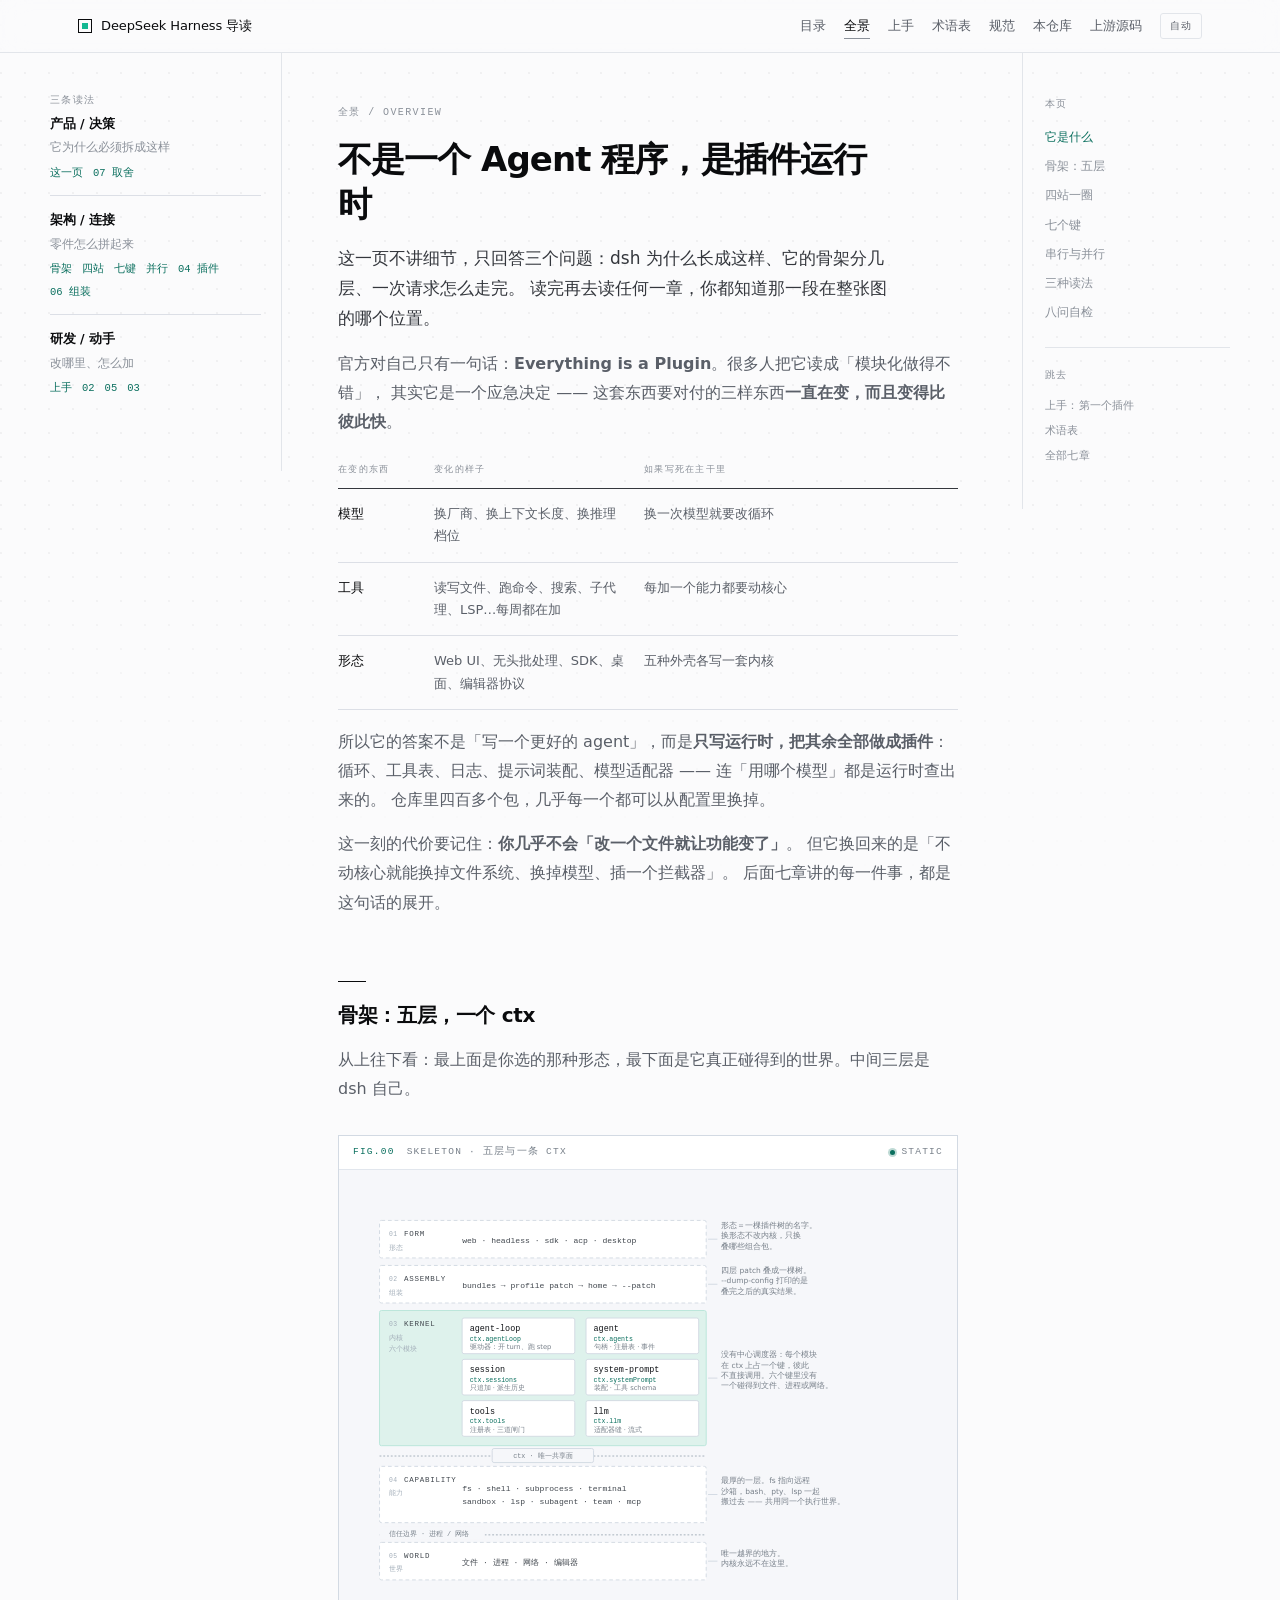
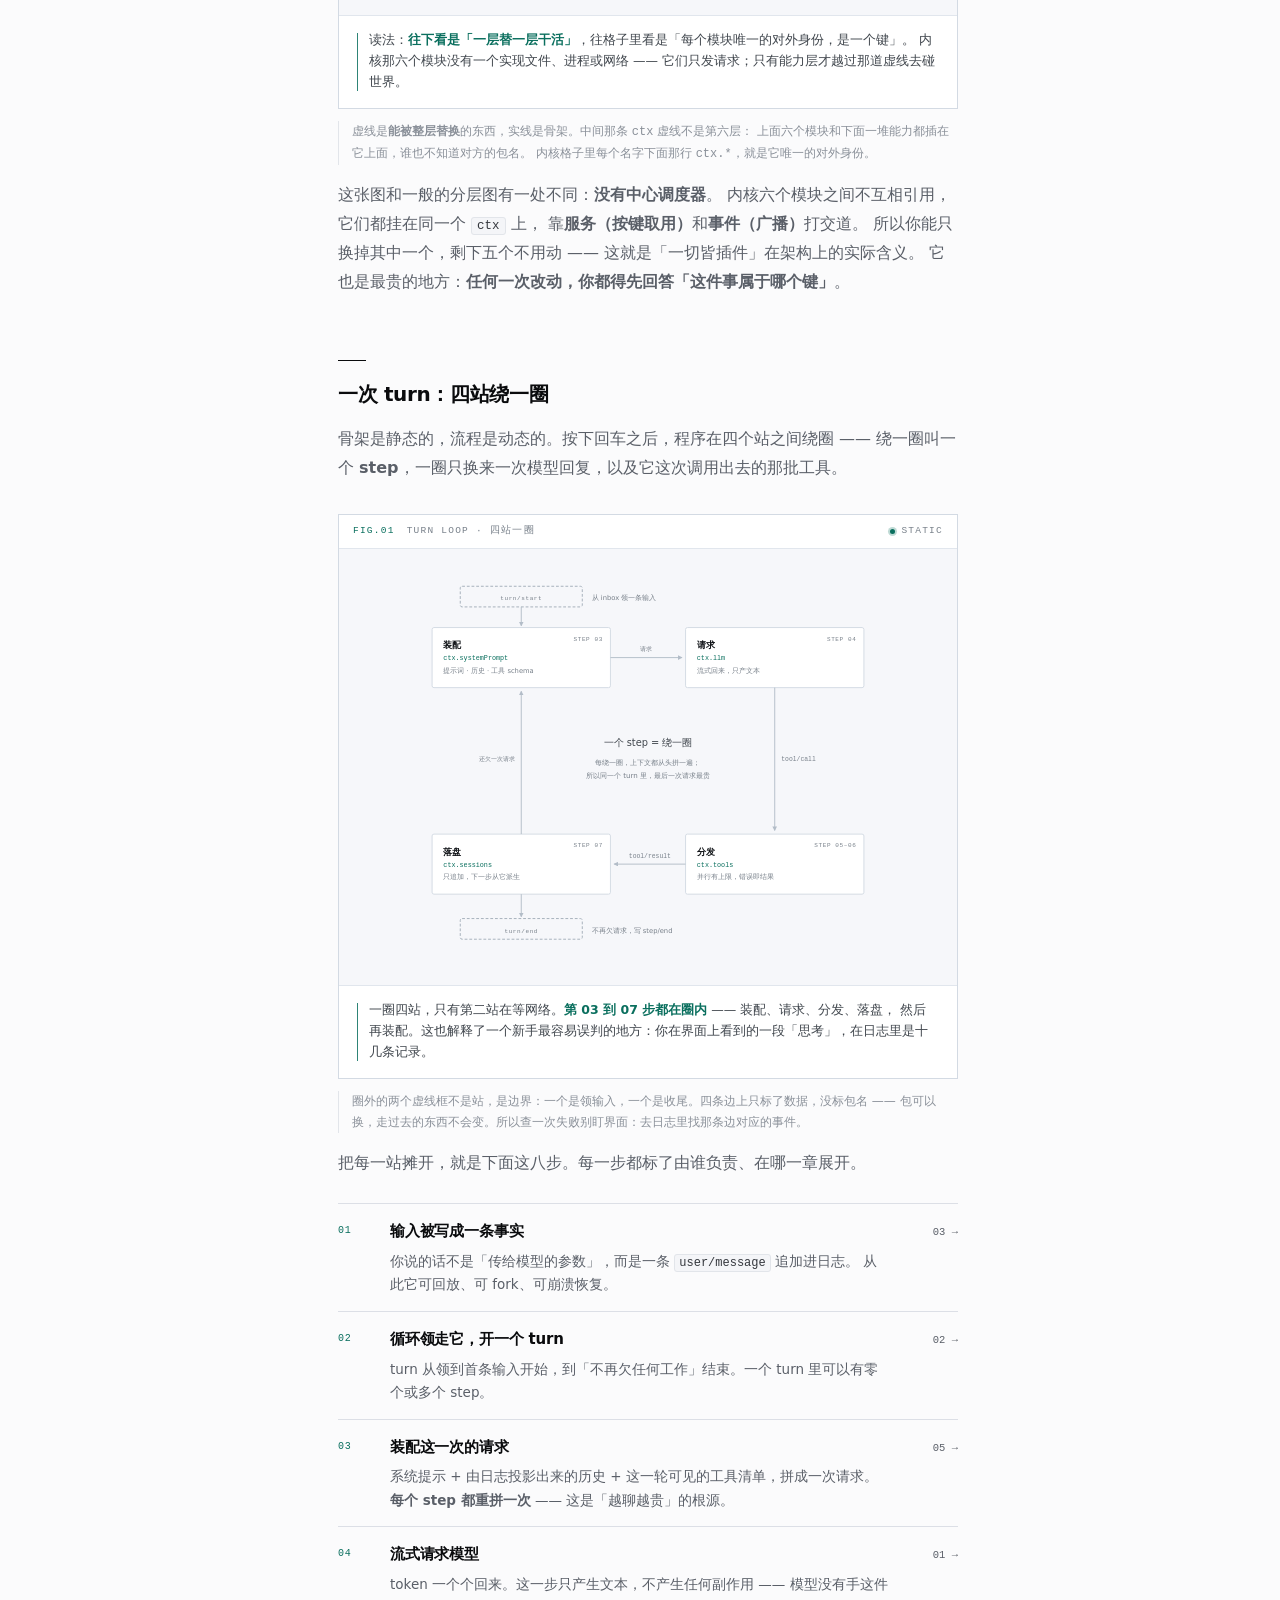
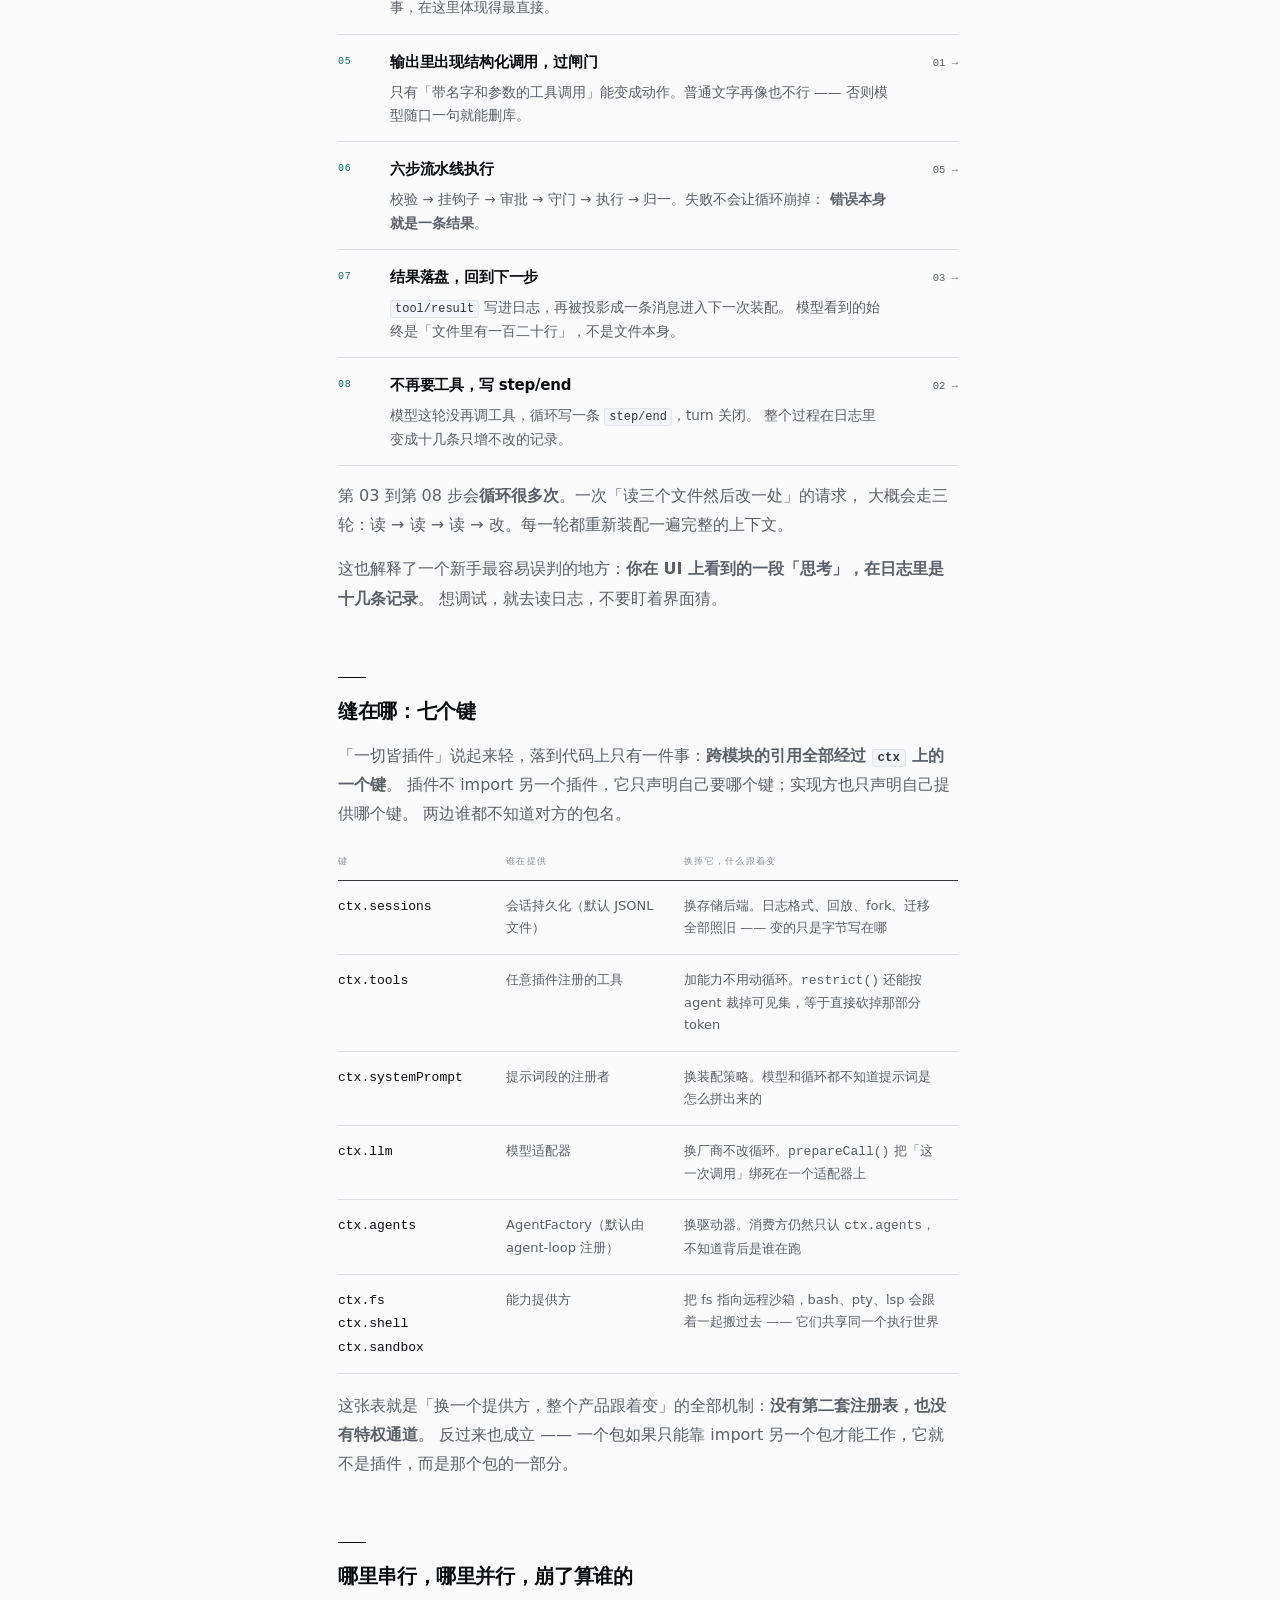
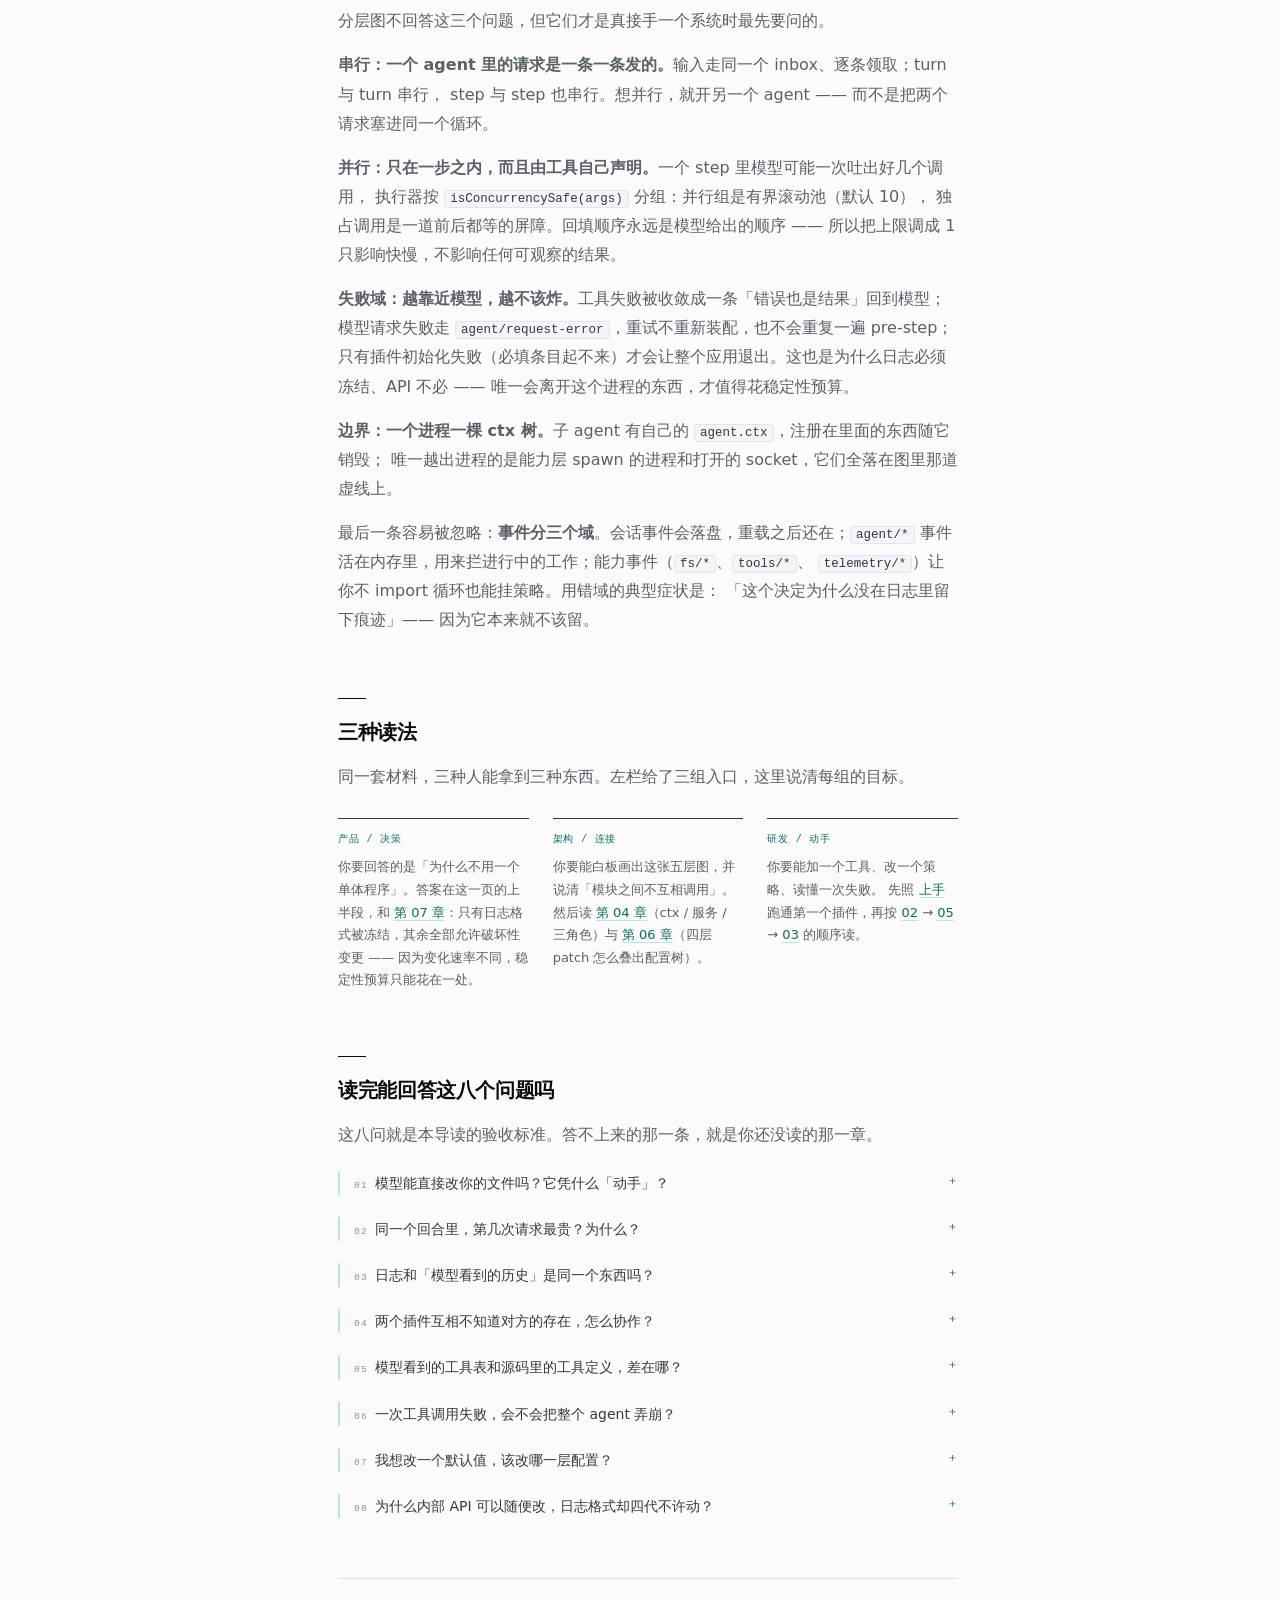
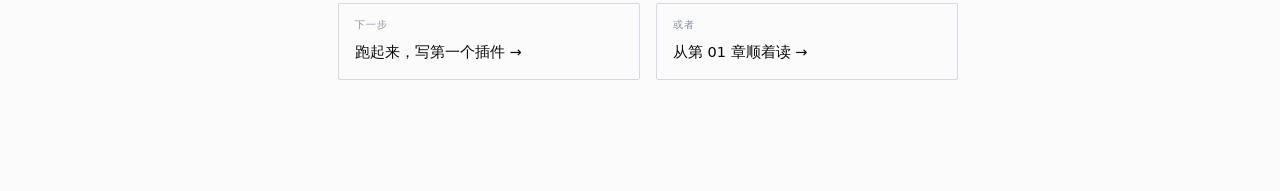
<file: docs/overview.html>
<!DOCTYPE html>
<html lang="zh-CN" data-theme="light">
  <head>
    <meta charset="utf-8" />
    <meta name="viewport" content="width=device-width, initial-scale=1" />
    <title>全景 — DeepSeek Harness 导读</title>
    <meta
      name="description"
      content="五层骨架、一次 turn 的四站循环、七个 ctx 键、串行与并行、三种读法。读完这一页，你能把 dsh 画出来。"
    />
    <link rel="stylesheet" href="assets/site.css" />
    <script>
      (function () {
        try {
          var m = localStorage.getItem("dsh-theme") || "auto";
          var dark =
            m === "dark" ||
            (m === "auto" &&
              window.matchMedia("(prefers-color-scheme: dark)").matches);
          document.documentElement.dataset.theme = dark ? "dark" : "light";
          document.documentElement.dataset.mode = m;
        } catch (e) {}
      })();
    </script>
  </head>
  <body data-page="overview.html">
    <div
      class="progress"
      data-progress
      role="progressbar"
      aria-label="阅读进度"
      aria-valuemin="0"
      aria-valuemax="100"
      aria-valuenow="0"
    ></div>

    <header class="topbar">
      <div class="topbar__inner">
        <a class="brand" href="index.html">
          <span class="brand__mark" aria-hidden="true"></span>
          DeepSeek Harness 导读
        </a>
        <nav class="topnav" aria-label="站点导航">
          <a href="index.html">目录</a>
          <a href="overview.html" aria-current="page">全景</a>
          <a href="start.html">上手</a>
          <a class="is-optional" href="glossary.html">术语表</a>
          <a class="is-optional" href="styleguide.html">规范</a>
          <a
            class="is-optional"
            href="https://github.com/lzwanan/deepseek-harness-guide"
            target="_blank"
            rel="noreferrer noopener"
            >本仓库</a
          >
          <a
            class="is-optional"
            href="https://github.com/deepseek-ai/deepseek-harness"
            target="_blank"
            rel="noreferrer noopener"
            >上游源码</a
          >
          <button class="theme-toggle" type="button" data-theme-toggle>自动</button>
        </nav>
      </div>
    </header>

    <div class="layout">
      <aside class="side" aria-label="阅读路径">
        <div class="side__group">
          <p class="eyebrow">三条读法</p>
          <ul class="paths">
            <li>
              <span class="paths__k">产品 / 决策</span>
              <span class="paths__d">它为什么必须拆成这样</span>
              <span class="paths__l">
                <a href="#s1">这一页</a>
                <a href="chapter-07.html">07 取舍</a>
              </span>
            </li>
            <li>
              <span class="paths__k">架构 / 连接</span>
              <span class="paths__d">零件怎么拼起来</span>
              <span class="paths__l">
                <a href="#s2">骨架</a>
                <a href="#s3">四站</a>
                <a href="#s4">七键</a>
                <a href="#s5">并行</a>
                <a href="chapter-04.html">04 插件</a>
                <a href="chapter-06.html">06 组装</a>
              </span>
            </li>
            <li>
              <span class="paths__k">研发 / 动手</span>
              <span class="paths__d">改哪里、怎么加</span>
              <span class="paths__l">
                <a href="start.html">上手</a>
                <a href="chapter-02.html">02</a>
                <a href="chapter-05.html">05</a>
                <a href="chapter-03.html">03</a>
              </span>
            </li>
          </ul>
        </div>
      </aside>

      <article class="doc">
        <p class="eyebrow">全景 / overview</p>
        <h1 id="s1">不是一个 Agent 程序，是插件运行时</h1>
        <p class="lede">
          这一页不讲细节，只回答三个问题：dsh 为什么长成这样、它的骨架分几层、一次请求怎么走完。
          读完再去读任何一章，你都知道那一段在整张图的哪个位置。
        </p>

        <p>
          官方对自己只有一句话：<b>Everything is a Plugin</b>。很多人把它读成「模块化做得不错」，
          其实它是一个应急决定 —— 这套东西要对付的三样东西<b>一直在变，而且变得比彼此快</b>。
        </p>

        <div class="sg-wrap ov-table">
          <table class="sg-table">
            <colgroup>
              <col style="width: 96px" />
              <col style="width: 210px" />
              <col />
            </colgroup>
            <thead>
              <tr>
                <th>在变的东西</th>
                <th>变化的样子</th>
                <th>如果写死在主干里</th>
              </tr>
            </thead>
            <tbody>
              <tr>
                <td>模型</td>
                <td>换厂商、换上下文长度、换推理档位</td>
                <td>换一次模型就要改循环</td>
              </tr>
              <tr>
                <td>工具</td>
                <td>读写文件、跑命令、搜索、子代理、LSP…每周都在加</td>
                <td>每加一个能力都要动核心</td>
              </tr>
              <tr>
                <td>形态</td>
                <td>Web UI、无头批处理、SDK、桌面、编辑器协议</td>
                <td>五种外壳各写一套内核</td>
              </tr>
            </tbody>
          </table>
        </div>

        <p>
          所以它的答案不是「写一个更好的 agent」，而是<b>只写运行时，把其余全部做成插件</b>：
          循环、工具表、日志、提示词装配、模型适配器 —— 连「用哪个模型」都是运行时查出来的。
          仓库里四百多个包，几乎每一个都可以从配置里换掉。
        </p>

        <p>
          这一刻的代价要记住：<b>你几乎不会「改一个文件就让功能变了」</b>。
          但它换回来的是「不动核心就能换掉文件系统、换掉模型、插一个拦截器」。
          后面七章讲的每一件事，都是这句话的展开。
        </p>

        <h2 id="s2">骨架：五层，一个 ctx</h2>
        <p>
          从上往下看：最上面是你选的那种形态，最下面是它真正碰得到的世界。中间三层是 dsh 自己。
        </p>

        <figure class="scope ov-fig">
          <div class="scope__bar">
            <span class="scope__id">FIG.00</span>
            <span class="scope__title">SKELETON · 五层与一条 ctx</span>
            <span class="scope__bar__sp"></span>
            <span class="scope__live"><i></i><span>static</span></span>
          </div>
          <div class="scope__stage">
            <svg
              viewBox="0 0 620 440"
              role="img"
              aria-label="dsh 的五层骨架。形态层：web、headless、sdk、acp、desktop；组装层：bundles 到 profile patch 到 home 到 --patch；内核层六个模块，每个在 ctx 上占一个键；能力层 fs、shell、subprocess、terminal、sandbox、lsp 等；越过信任边界才是世界层。"
            >
              <!-- 01 形态：由你在命令行选的那个 profile 决定，不由代码决定 -->
              <rect class="d-ov__band" x="24" y="26" width="348" height="40" rx="2" />
              <text class="d-ov__idx" x="34" y="43">01</text>
              <text class="d-ov__k" x="50" y="43">FORM</text>
              <text class="d-ov__s" x="34" y="57">形态</text>
              <text class="d-ov__v" x="112" y="50">web · headless · sdk · acp · desktop</text>

              <!-- 02 组装：profile 决定叠哪些组合包，四层 patch 之后才是真实配置树 -->
              <rect class="d-ov__band" x="24" y="74" width="348" height="40" rx="2" />
              <text class="d-ov__idx" x="34" y="91">02</text>
              <text class="d-ov__k" x="50" y="91">ASSEMBLY</text>
              <text class="d-ov__s" x="34" y="105">组装</text>
              <text class="d-ov__v" x="112" y="98">bundles → profile patch → home → --patch</text>

              <!-- 03 内核：没有中心调度器。六个模块各占一个键，谁也不持有谁 -->
              <rect class="d-ov__band is-core" x="24" y="122" width="348" height="144" rx="2" />
              <text class="d-ov__idx" x="34" y="139">03</text>
              <text class="d-ov__k" x="50" y="139">KERNEL</text>
              <text class="d-ov__s" x="34" y="153">内核</text>
              <text class="d-ov__s" x="34" y="165">六个模块</text>

              <rect class="d-ov__box" x="112" y="130" width="120" height="38" rx="2" />
              <text class="d-ov__b" x="120" y="144">agent-loop</text>
              <text class="d-ov__key" x="120" y="154">ctx.agentLoop</text>
              <text class="d-ov__d" x="120" y="163">驱动器：开 turn、跑 step</text>

              <rect class="d-ov__box" x="244" y="130" width="120" height="38" rx="2" />
              <text class="d-ov__b" x="252" y="144">agent</text>
              <text class="d-ov__key" x="252" y="154">ctx.agents</text>
              <text class="d-ov__d" x="252" y="163">句柄 · 注册表 · 事件</text>

              <rect class="d-ov__box" x="112" y="174" width="120" height="38" rx="2" />
              <text class="d-ov__b" x="120" y="188">session</text>
              <text class="d-ov__key" x="120" y="198">ctx.sessions</text>
              <text class="d-ov__d" x="120" y="207">只追加 · 派生历史</text>

              <rect class="d-ov__box" x="244" y="174" width="120" height="38" rx="2" />
              <text class="d-ov__b" x="252" y="188">system-prompt</text>
              <text class="d-ov__key" x="252" y="198">ctx.systemPrompt</text>
              <text class="d-ov__d" x="252" y="207">装配 · 工具 schema</text>

              <rect class="d-ov__box" x="112" y="218" width="120" height="38" rx="2" />
              <text class="d-ov__b" x="120" y="232">tools</text>
              <text class="d-ov__key" x="120" y="242">ctx.tools</text>
              <text class="d-ov__d" x="120" y="251">注册表 · 三道闸门</text>

              <rect class="d-ov__box" x="244" y="218" width="120" height="38" rx="2" />
              <text class="d-ov__b" x="252" y="232">llm</text>
              <text class="d-ov__key" x="252" y="242">ctx.llm</text>
              <text class="d-ov__d" x="252" y="251">适配器缝 · 流式</text>

              <!-- ctx 不是一层：它是横贯在层之间的那条注册面。
                   画成虚线，因为它不属于任何一层，也不许被某一层独占。 -->
              <line class="d-ov__rail" x1="24" y1="277" x2="372" y2="277" />
              <rect class="d-ov__rc" x="144" y="269" width="108" height="15" rx="2" />
              <text class="d-ov__rt" x="198" y="279.5" text-anchor="middle">ctx · 唯一共享面</text>

              <!-- 04 能力：内核一个都不实现，全在这一层 -->
              <rect class="d-ov__band" x="24" y="288" width="348" height="60" rx="2" />
              <text class="d-ov__idx" x="34" y="305">04</text>
              <text class="d-ov__k" x="50" y="305">CAPABILITY</text>
              <text class="d-ov__s" x="34" y="319">能力</text>
              <text class="d-ov__v" x="112" y="314">fs · shell · subprocess · terminal</text>
              <text class="d-ov__v" x="112" y="328">sandbox · lsp · subagent · team · mcp</text>

              <!-- 信任边界：唯一会离开本进程的地方。标签压在线上，
                   所以先用底色把线遮断 —— 不然线从字里穿过去，像被划掉 -->
              <line class="d-ov__rail" x1="24" y1="361" x2="372" y2="361" />
              <rect class="d-ov__mask" x="24" y="352" width="112" height="14" />
              <text class="d-ov__rt" x="34" y="362">信任边界 · 进程 / 网络</text>

              <!-- 05 世界：只有能力层的提供方碰得到 -->
              <rect class="d-ov__band" x="24" y="369" width="348" height="40" rx="2" />
              <text class="d-ov__idx" x="34" y="386">05</text>
              <text class="d-ov__k" x="50" y="386">WORLD</text>
              <text class="d-ov__s" x="34" y="400">世界</text>
              <text class="d-ov__v" x="112" y="393">文件 · 进程 · 网络 · 编辑器</text>

              <!-- 右列注解：分层图之所以像废话，是因为只有层名没有代价。
                   每一行都在回答「换掉这一层会发生什么」。 -->
              <line class="d-ov__lead" x1="374" y1="46" x2="384" y2="46" />
              <text class="d-ov__ann" x="388" y="34">形态＝一棵插件树的名字。</text>
              <text class="d-ov__ann" x="388" y="45">换形态不改内核，只换</text>
              <text class="d-ov__ann" x="388" y="56">叠哪些组合包。</text>

              <line class="d-ov__lead" x1="374" y1="94" x2="384" y2="94" />
              <text class="d-ov__ann" x="388" y="82">四层 patch 叠成一棵树。</text>
              <text class="d-ov__ann" x="388" y="93">--dump-config 打印的是</text>
              <text class="d-ov__ann" x="388" y="104">叠完之后的真实结果。</text>

              <line class="d-ov__lead" x1="374" y1="194" x2="384" y2="194" />
              <text class="d-ov__ann" x="388" y="172">没有中心调度器：每个模块</text>
              <text class="d-ov__ann" x="388" y="183">在 ctx 上占一个键，彼此</text>
              <text class="d-ov__ann" x="388" y="194">不直接调用。六个键里没有</text>
              <text class="d-ov__ann" x="388" y="205">一个碰得到文件、进程或网络。</text>

              <line class="d-ov__lead" x1="374" y1="318" x2="384" y2="318" />
              <text class="d-ov__ann" x="388" y="306">最厚的一层。fs 指向远程</text>
              <text class="d-ov__ann" x="388" y="317">沙箱，bash、pty、lsp 一起</text>
              <text class="d-ov__ann" x="388" y="328">搬过去 —— 共用同一个执行世界。</text>

              <line class="d-ov__lead" x1="374" y1="389" x2="384" y2="389" />
              <text class="d-ov__ann" x="388" y="383">唯一越界的地方。</text>
              <text class="d-ov__ann" x="388" y="394">内核永远不在这里。</text>
            </svg>
          </div>
          <p class="readout ov-readout">
            读法：<b>往下看是「一层替一层干活」</b>，往格子里看是「每个模块唯一的对外身份，是一个键」。
            内核那六个模块没有一个实现文件、进程或网络 —— 它们只发请求；只有能力层才越过那道虚线去碰世界。
          </p>
        </figure>
        <p class="figcap">
          虚线是<b>能被整层替换</b>的东西，实线是骨架。中间那条 <code>ctx</code> 虚线不是第六层：
          上面六个模块和下面一堆能力都插在它上面，谁也不知道对方的包名。
          内核格子里每个名字下面那行 <code>ctx.*</code>，就是它唯一的对外身份。
        </p>

        <p>
          这张图和一般的分层图有一处不同：<b>没有中心调度器</b>。
          内核六个模块之间不互相引用，它们都挂在同一个 <code>ctx</code> 上，
          靠<b>服务（按键取用）</b>和<b>事件（广播）</b>打交道。
          所以你能只换掉其中一个，剩下五个不用动 —— 这就是「一切皆插件」在架构上的实际含义。
          它也是最贵的地方：<b>任何一次改动，你都得先回答「这件事属于哪个键」</b>。
        </p>

        <h2 id="s3">一次 turn：四站绕一圈</h2>
        <p>
          骨架是静态的，流程是动态的。按下回车之后，程序在四个站之间绕圈 ——
          绕一圈叫一个 <b>step</b>，一圈只换来一次模型回复，以及它这次调用出去的那批工具。
        </p>

        <figure class="scope ov-fig">
          <div class="scope__bar">
            <span class="scope__id">FIG.01</span>
            <span class="scope__title">TURN LOOP · 四站一圈</span>
            <span class="scope__bar__sp"></span>
            <span class="scope__live"><i></i><span>static</span></span>
          </div>
          <div class="scope__stage">
            <svg
              viewBox="0 0 620 430"
              role="img"
              aria-label="一次 turn 的四站循环：装配请求、流式请求、分发工具、落盘，然后回到装配；不再欠请求时写 step/end 并关闭 turn"
            >
              <defs>
                <marker
                  id="lpTip"
                  viewBox="0 0 6 6"
                  refX="5"
                  refY="3"
                  markerWidth="5"
                  markerHeight="5"
                  orient="auto"
                >
                  <path class="d-loop__tip" d="M0 0 L6 3 L0 6 Z" />
                </marker>
              </defs>

              <!-- turn 的两个端点不是站：一个是领输入，一个是收尾 -->
              <rect class="d-loop__node is-open" x="110" y="12" width="130" height="22" rx="2" />
              <text class="d-loop__tag" x="175" y="27" text-anchor="middle">turn/start</text>
              <text class="d-loop__d" x="250" y="27">从 inbox 领一条输入</text>
              <path class="d-loop__edge" d="M175 34 L175 54" marker-end="url(#lpTip)" />

              <!-- 站① 装配 -->
              <rect class="d-loop__node" x="80" y="56" width="190" height="64" rx="2" />
              <text class="d-loop__tag" x="262" y="70" text-anchor="end">STEP 03</text>
              <text class="d-loop__t" x="92" y="78">装配</text>
              <text class="d-loop__key" x="92" y="91">ctx.systemPrompt</text>
              <text class="d-loop__d" x="92" y="104">提示词 · 历史 · 工具 schema</text>

              <!-- 站② 请求 -->
              <rect class="d-loop__node" x="350" y="56" width="190" height="64" rx="2" />
              <text class="d-loop__tag" x="532" y="70" text-anchor="end">STEP 04</text>
              <text class="d-loop__t" x="362" y="78">请求</text>
              <text class="d-loop__key" x="362" y="91">ctx.llm</text>
              <text class="d-loop__d" x="362" y="104">流式回来，只产文本</text>

              <!-- 站③ 分发 -->
              <rect class="d-loop__node" x="350" y="276" width="190" height="64" rx="2" />
              <text class="d-loop__tag" x="532" y="290" text-anchor="end">STEP 05–06</text>
              <text class="d-loop__t" x="362" y="298">分发</text>
              <text class="d-loop__key" x="362" y="311">ctx.tools</text>
              <text class="d-loop__d" x="362" y="324">并行有上限，错误即结果</text>

              <!-- 站④ 落盘 -->
              <rect class="d-loop__node" x="80" y="276" width="190" height="64" rx="2" />
              <text class="d-loop__tag" x="262" y="290" text-anchor="end">STEP 07</text>
              <text class="d-loop__t" x="92" y="298">落盘</text>
              <text class="d-loop__key" x="92" y="311">ctx.sessions</text>
              <text class="d-loop__d" x="92" y="324">只追加，下一步从它派生</text>

              <!-- 四条边：刻意只标数据，不标包名 —— 包会换，数据不会 -->
              <path class="d-loop__edge" d="M270 88 L346 88" marker-end="url(#lpTip)" />
              <text class="d-loop__el" x="308" y="81" text-anchor="middle">请求</text>

              <path class="d-loop__edge" d="M445 120 L445 272" marker-end="url(#lpTip)" />
              <text class="d-loop__el" x="452" y="198">tool/call</text>

              <path class="d-loop__edge" d="M350 308 L274 308" marker-end="url(#lpTip)" />
              <text class="d-loop__el" x="312" y="301" text-anchor="middle">tool/result</text>

              <path class="d-loop__edge" d="M175 276 L175 124" marker-end="url(#lpTip)" />
              <text class="d-loop__el" x="168" y="198" text-anchor="end">还欠一次请求</text>

              <!-- 圈心那句话是整页的主旨：贵不是模型慢，是重拼 -->
              <text class="d-loop__mid" x="310" y="182" text-anchor="middle">一个 step = 绕一圈</text>
              <text class="d-loop__mid2" x="310" y="202" text-anchor="middle">每绕一圈，上下文都从头拼一遍；</text>
              <text class="d-loop__mid2" x="310" y="216" text-anchor="middle">所以同一个 turn 里，最后一次请求最贵</text>

              <path class="d-loop__edge" d="M175 340 L175 364" marker-end="url(#lpTip)" />
              <rect class="d-loop__node is-open" x="110" y="366" width="130" height="22" rx="2" />
              <text class="d-loop__tag" x="175" y="381" text-anchor="middle">turn/end</text>
              <text class="d-loop__d" x="250" y="381">不再欠请求，写 step/end</text>
            </svg>
          </div>
          <p class="readout ov-readout">
            一圈四站，只有第二站在等网络。<b>第 03 到 07 步都在圈内</b> —— 装配、请求、分发、落盘，
            然后再装配。这也解释了一个新手最容易误判的地方：你在界面上看到的一段「思考」，在日志里是十几条记录。
          </p>
        </figure>
        <p class="figcap">
          圈外的两个虚线框不是站，是边界：一个是领输入，一个是收尾。四条边上只标了数据，没标包名 ——
          包可以换，走过去的东西不会变。所以查一次失败别盯界面：去日志里找那条边对应的事件。
        </p>

        <p>把每一站摊开，就是下面这八步。每一步都标了由谁负责、在哪一章展开。</p>

        <ol class="tr">
          <li class="tr__row">
            <span class="tr__i">01</span>
            <span class="tr__b">
              <span class="tr__h">输入被写成一条事实</span>
              <span class="tr__d"
                >你说的话不是「传给模型的参数」，而是一条 <code>user/message</code> 追加进日志。
                从此它可回放、可 fork、可崩溃恢复。</span
              >
            </span>
            <a class="tr__go" href="chapter-03.html">03 →</a>
          </li>
          <li class="tr__row">
            <span class="tr__i">02</span>
            <span class="tr__b">
              <span class="tr__h">循环领走它，开一个 turn</span>
              <span class="tr__d"
                >turn 从领到首条输入开始，到「不再欠任何工作」结束。一个 turn 里可以有零个或多个
                step。</span
              >
            </span>
            <a class="tr__go" href="chapter-02.html">02 →</a>
          </li>
          <li class="tr__row">
            <span class="tr__i">03</span>
            <span class="tr__b">
              <span class="tr__h">装配这一次的请求</span>
              <span class="tr__d"
                >系统提示 + 由日志投影出来的历史 + 这一轮可见的工具清单，拼成一次请求。
                <b>每个 step 都重拼一次</b> —— 这是「越聊越贵」的根源。</span
              >
            </span>
            <a class="tr__go" href="chapter-05.html">05 →</a>
          </li>
          <li class="tr__row">
            <span class="tr__i">04</span>
            <span class="tr__b">
              <span class="tr__h">流式请求模型</span>
              <span class="tr__d"
                >token 一个个回来。这一步只产生文本，不产生任何副作用 ——
                模型没有手这件事，在这里体现得最直接。</span
              >
            </span>
            <a class="tr__go" href="chapter-01.html">01 →</a>
          </li>
          <li class="tr__row">
            <span class="tr__i">05</span>
            <span class="tr__b">
              <span class="tr__h">输出里出现结构化调用，过闸门</span>
              <span class="tr__d"
                >只有「带名字和参数的工具调用」能变成动作。普通文字再像也不行 ——
                否则模型随口一句就能删库。</span
              >
            </span>
            <a class="tr__go" href="chapter-01.html">01 →</a>
          </li>
          <li class="tr__row">
            <span class="tr__i">06</span>
            <span class="tr__b">
              <span class="tr__h">六步流水线执行</span>
              <span class="tr__d"
                >校验 → 挂钩子 → 审批 → 守门 → 执行 → 归一。失败不会让循环崩掉：
                <b>错误本身就是一条结果</b>。</span
              >
            </span>
            <a class="tr__go" href="chapter-05.html">05 →</a>
          </li>
          <li class="tr__row">
            <span class="tr__i">07</span>
            <span class="tr__b">
              <span class="tr__h">结果落盘，回到下一步</span>
              <span class="tr__d"
                ><code>tool/result</code> 写进日志，再被投影成一条消息进入下一次装配。
                模型看到的始终是「文件里有一百二十行」，不是文件本身。</span
              >
            </span>
            <a class="tr__go" href="chapter-03.html">03 →</a>
          </li>
          <li class="tr__row">
            <span class="tr__i">08</span>
            <span class="tr__b">
              <span class="tr__h">不再要工具，写 step/end</span>
              <span class="tr__d"
                >模型这轮没再调工具，循环写一条 <code>step/end</code>，turn 关闭。
                整个过程在日志里变成十几条只增不改的记录。</span
              >
            </span>
            <a class="tr__go" href="chapter-02.html">02 →</a>
          </li>
        </ol>

        <p>
          第 03 到第 08 步会<b>循环很多次</b>。一次「读三个文件然后改一处」的请求，
          大概会走三轮：读 → 读 → 读 → 改。每一轮都重新装配一遍完整的上下文。
        </p>
        <p>
          这也解释了一个新手最容易误判的地方：<b>你在 UI 上看到的一段「思考」，在日志里是十几条记录</b>。
          想调试，就去读日志，不要盯着界面猜。
        </p>

        <h2 id="s4">缝在哪：七个键</h2>
        <p>
          「一切皆插件」说起来轻，落到代码上只有一件事：<b>跨模块的引用全部经过 <code>ctx</code> 上的一个键</b>。
          插件不 import 另一个插件，它只声明自己要哪个键；实现方也只声明自己提供哪个键。
          两边谁都不知道对方的包名。
        </p>

        <div class="sg-wrap ov-table">
          <table class="sg-table">
            <colgroup>
              <col style="width: 168px" />
              <col style="width: 178px" />
              <col />
            </colgroup>
            <thead>
              <tr>
                <th>键</th>
                <th>谁在提供</th>
                <th>换掉它，什么跟着变</th>
              </tr>
            </thead>
            <tbody>
              <tr>
                <td><code>ctx.sessions</code></td>
                <td>会话持久化（默认 JSONL 文件）</td>
                <td>换存储后端。日志格式、回放、fork、迁移全部照旧 —— 变的只是字节写在哪</td>
              </tr>
              <tr>
                <td><code>ctx.tools</code></td>
                <td>任意插件注册的工具</td>
                <td>加能力不用动循环。<code>restrict()</code> 还能按 agent 裁掉可见集，等于直接砍掉那部分 token</td>
              </tr>
              <tr>
                <td><code>ctx.systemPrompt</code></td>
                <td>提示词段的注册者</td>
                <td>换装配策略。模型和循环都不知道提示词是怎么拼出来的</td>
              </tr>
              <tr>
                <td><code>ctx.llm</code></td>
                <td>模型适配器</td>
                <td>换厂商不改循环。<code>prepareCall()</code> 把「这一次调用」绑死在一个适配器上</td>
              </tr>
              <tr>
                <td><code>ctx.agents</code></td>
                <td>AgentFactory（默认由 agent-loop 注册）</td>
                <td>换驱动器。消费方仍然只认 <code>ctx.agents</code>，不知道背后是谁在跑</td>
              </tr>
              <tr>
                <td>
                  <code>ctx.fs</code><br />
                  <code>ctx.shell</code><br />
                  <code>ctx.sandbox</code>
                </td>
                <td>能力提供方</td>
                <td>把 fs 指向远程沙箱，bash、pty、lsp 会跟着一起搬过去 —— 它们共享同一个执行世界</td>
              </tr>
            </tbody>
          </table>
        </div>

        <p>
          这张表就是「换一个提供方，整个产品跟着变」的全部机制：<b>没有第二套注册表，也没有特权通道</b>。
          反过来也成立 —— 一个包如果只能靠 import 另一个包才能工作，它就不是插件，而是那个包的一部分。
        </p>

        <h2 id="s5">哪里串行，哪里并行，崩了算谁的</h2>
        <p>
          分层图不回答这三个问题，但它们才是真接手一个系统时最先要问的。
        </p>

        <p>
          <b>串行：一个 agent 里的请求是一条一条发的。</b>输入走同一个 inbox、逐条领取；turn 与 turn 串行，
          step 与 step 也串行。想并行，就开另一个 agent —— 而不是把两个请求塞进同一个循环。
        </p>

        <p>
          <b>并行：只在一步之内，而且由工具自己声明。</b>一个 step 里模型可能一次吐出好几个调用，
          执行器按 <code>isConcurrencySafe(args)</code> 分组：并行组是有界滚动池（默认 10），
          独占调用是一道前后都等的屏障。回填顺序永远是模型给出的顺序 ——
          所以把上限调成 1 只影响快慢，不影响任何可观察的结果。
        </p>

        <p>
          <b>失败域：越靠近模型，越不该炸。</b>工具失败被收敛成一条「错误也是结果」回到模型；
          模型请求失败走 <code>agent/request-error</code>，重试不重新装配，也不会重复一遍 pre-step；
          只有插件初始化失败（必填条目起不来）才会让整个应用退出。这也是为什么日志必须冻结、API 不必 ——
          唯一会离开这个进程的东西，才值得花稳定性预算。
        </p>

        <p>
          <b>边界：一个进程一棵 ctx 树。</b>子 agent 有自己的 <code>agent.ctx</code>，注册在里面的东西随它销毁；
          唯一越出进程的是能力层 spawn 的进程和打开的 socket，它们全落在图里那道虚线上。
        </p>

        <p>
          最后一条容易被忽略：<b>事件分三个域</b>。会话事件会落盘，重载之后还在；<code>agent/*</code>
          事件活在内存里，用来拦进行中的工作；能力事件（<code>fs/*</code>、<code>tools/*</code>、
          <code>telemetry/*</code>）让你不 import 循环也能挂策略。用错域的典型症状是：
          「这个决定为什么没在日志里留下痕迹」—— 因为它本来就不该留。
        </p>

        <h2 id="s6">三种读法</h2>
        <p>
          同一套材料，三种人能拿到三种东西。左栏给了三组入口，这里说清每组的目标。
        </p>

        <div class="ov-paths">
          <div class="ov-path">
            <span class="ov-path__k">产品 / 决策</span>
            <p>
              你要回答的是「为什么不用一个单体程序」。答案在这一页的上半段，和
              <a href="chapter-07.html">第 07 章</a>：只有日志格式被冻结，其余全部允许破坏性变更 ——
              因为变化速率不同，稳定性预算只能花在一处。
            </p>
          </div>
          <div class="ov-path">
            <span class="ov-path__k">架构 / 连接</span>
            <p>
              你要能白板画出这张五层图，并说清「模块之间不互相调用」。
              然后读 <a href="chapter-04.html">第 04 章</a>（ctx / 服务 / 三角色）与
              <a href="chapter-06.html">第 06 章</a>（四层 patch 怎么叠出配置树）。
            </p>
          </div>
          <div class="ov-path">
            <span class="ov-path__k">研发 / 动手</span>
            <p>
              你要能加一个工具、改一个策略、读懂一次失败。
              先照 <a href="start.html">上手</a> 跑通第一个插件，再按
              <a href="chapter-02.html">02</a> → <a href="chapter-05.html">05</a> →
              <a href="chapter-03.html">03</a> 的顺序读。
            </p>
          </div>
        </div>

        <h2 id="s7">读完能回答这八个问题吗</h2>
        <p>这八问就是本导读的验收标准。答不上来的那一条，就是你还没读的那一章。</p>

        <details class="check">
          <summary><em>01</em>模型能直接改你的文件吗？它凭什么「动手」？</summary>
          <p>
            不能。模型只输出文本。执行的是外面那层程序 —— 它认出一段结构化的工具调用，
            自己做那件事，再把结果的文本版喂回去。<a href="chapter-01.html">第 01 章</a>
          </p>
        </details>
        <details class="check">
          <summary><em>02</em>同一个回合里，第几次请求最贵？为什么？</summary>
          <p>
            最后一次。每次请求都要重新装配完整上下文：系统提示、全部历史、工具清单。
            历史越长，输入 token 越多。<a href="chapter-02.html">第 02 章</a>
          </p>
        </details>
        <details class="check">
          <summary><em>03</em>日志和「模型看到的历史」是同一个东西吗？</summary>
          <p>
            不是。日志是只增的事实流；历史是每次请求前从日志投影出来的视图。
            压缩只让视图塌下去，日志一条都不会少。<a href="chapter-03.html">第 03 章</a>
          </p>
        </details>
        <details class="check">
          <summary><em>04</em>两个插件互相不知道对方的存在，怎么协作？</summary>
          <p>
            通过 <code>ctx</code> 上的键。一个把实现注册成 <code>ctx.shell</code>，
            另一个声明 <code>inject: ['shell']</code>。换掉前者，后者一行不用改。
            <a href="chapter-04.html">第 04 章</a>
          </p>
        </details>
        <details class="check">
          <summary><em>05</em>模型看到的工具表和源码里的工具定义，差在哪？</summary>
          <p>
            模型只看到名字、说明、参数表。执行函数、输出形状、UI 卡片都不发给它 ——
            这是一次投影，不是一份拷贝。<a href="chapter-05.html">第 05 章</a>
          </p>
        </details>
        <details class="check">
          <summary><em>06</em>一次工具调用失败，会不会把整个 agent 弄崩？</summary>
          <p>
            不会。失败被收敛成一条<code> isError </code>的结果事件回到模型，
            模型下一步通常会改参数重试。只有必填条目起不来才会拆掉整个应用。
            <a href="chapter-05.html">第 05 章</a>
          </p>
        </details>
        <details class="check">
          <summary><em>07</em>我想改一个默认值，该改哪一层配置？</summary>
          <p>
            看这个值的变化速率：跟版本走改组合包，跟项目走改 profile，跟人走改 home 级 patch。
            改完用 <code>--dump-config</code> 确认，别靠读文件猜。
            <a href="chapter-06.html">第 06 章</a>
          </p>
        </details>
        <details class="check">
          <summary><em>08</em>为什么内部 API 可以随便改，日志格式却四代不许动？</summary>
          <p>
            因为只有日志会离开进程、被另一个版本的进程读到。API 的错能通知、能重跑；
            日志的错意味着用户三个月前那次对话打不开了。
            <a href="chapter-07.html">第 07 章</a>
          </p>
        </details>

        <div class="ov-cta">
          <a class="ov-cta__a" href="start.html">
            <span class="ov-cta__k">下一步</span>
            <span class="ov-cta__t">跑起来，写第一个插件 →</span>
          </a>
          <a class="ov-cta__a" href="chapter-01.html">
            <span class="ov-cta__k">或者</span>
            <span class="ov-cta__t">从第 01 章顺着读 →</span>
          </a>
        </div>
      </article>

      <aside class="toc" aria-label="本页目录">
        <p class="eyebrow">本页</p>
        <ul>
          <li><a data-n="1" href="#s1" class="is-active">它是什么</a></li>
          <li><a data-n="2" href="#s2">骨架：五层</a></li>
          <li><a data-n="3" href="#s3">四站一圈</a></li>
          <li><a data-n="4" href="#s4">七个键</a></li>
          <li><a data-n="5" href="#s5">串行与并行</a></li>
          <li><a data-n="6" href="#s6">三种读法</a></li>
          <li><a data-n="7" href="#s7">八问自检</a></li>
        </ul>
        <hr class="toc__rule" />
        <p class="eyebrow">跳去</p>
        <ul class="toc__modules">
          <li><a href="start.html">上手：第一个插件</a></li>
          <li><a href="glossary.html">术语表</a></li>
          <li><a href="index.html">全部七章</a></li>
        </ul>
      </aside>
    </div>

    <script src="assets/site.js" defer></script>
  </body>
</html>
</file>
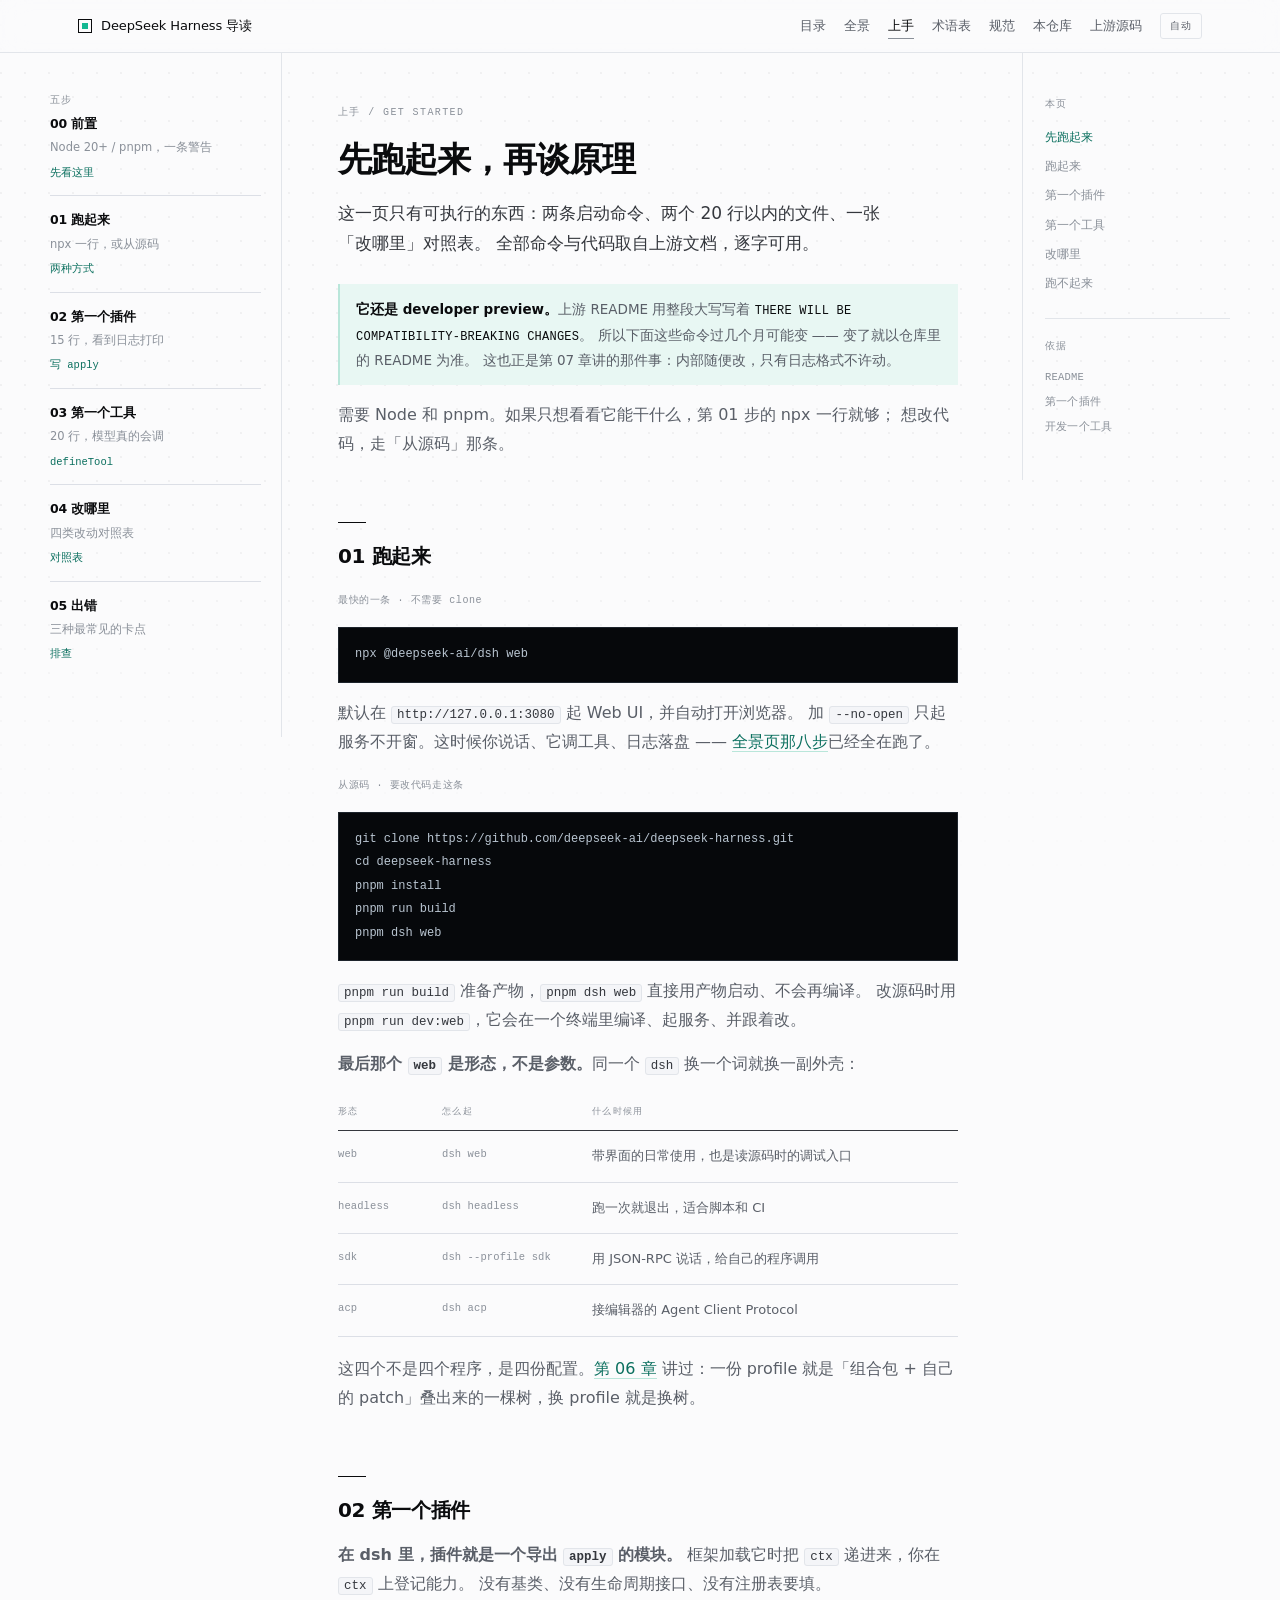
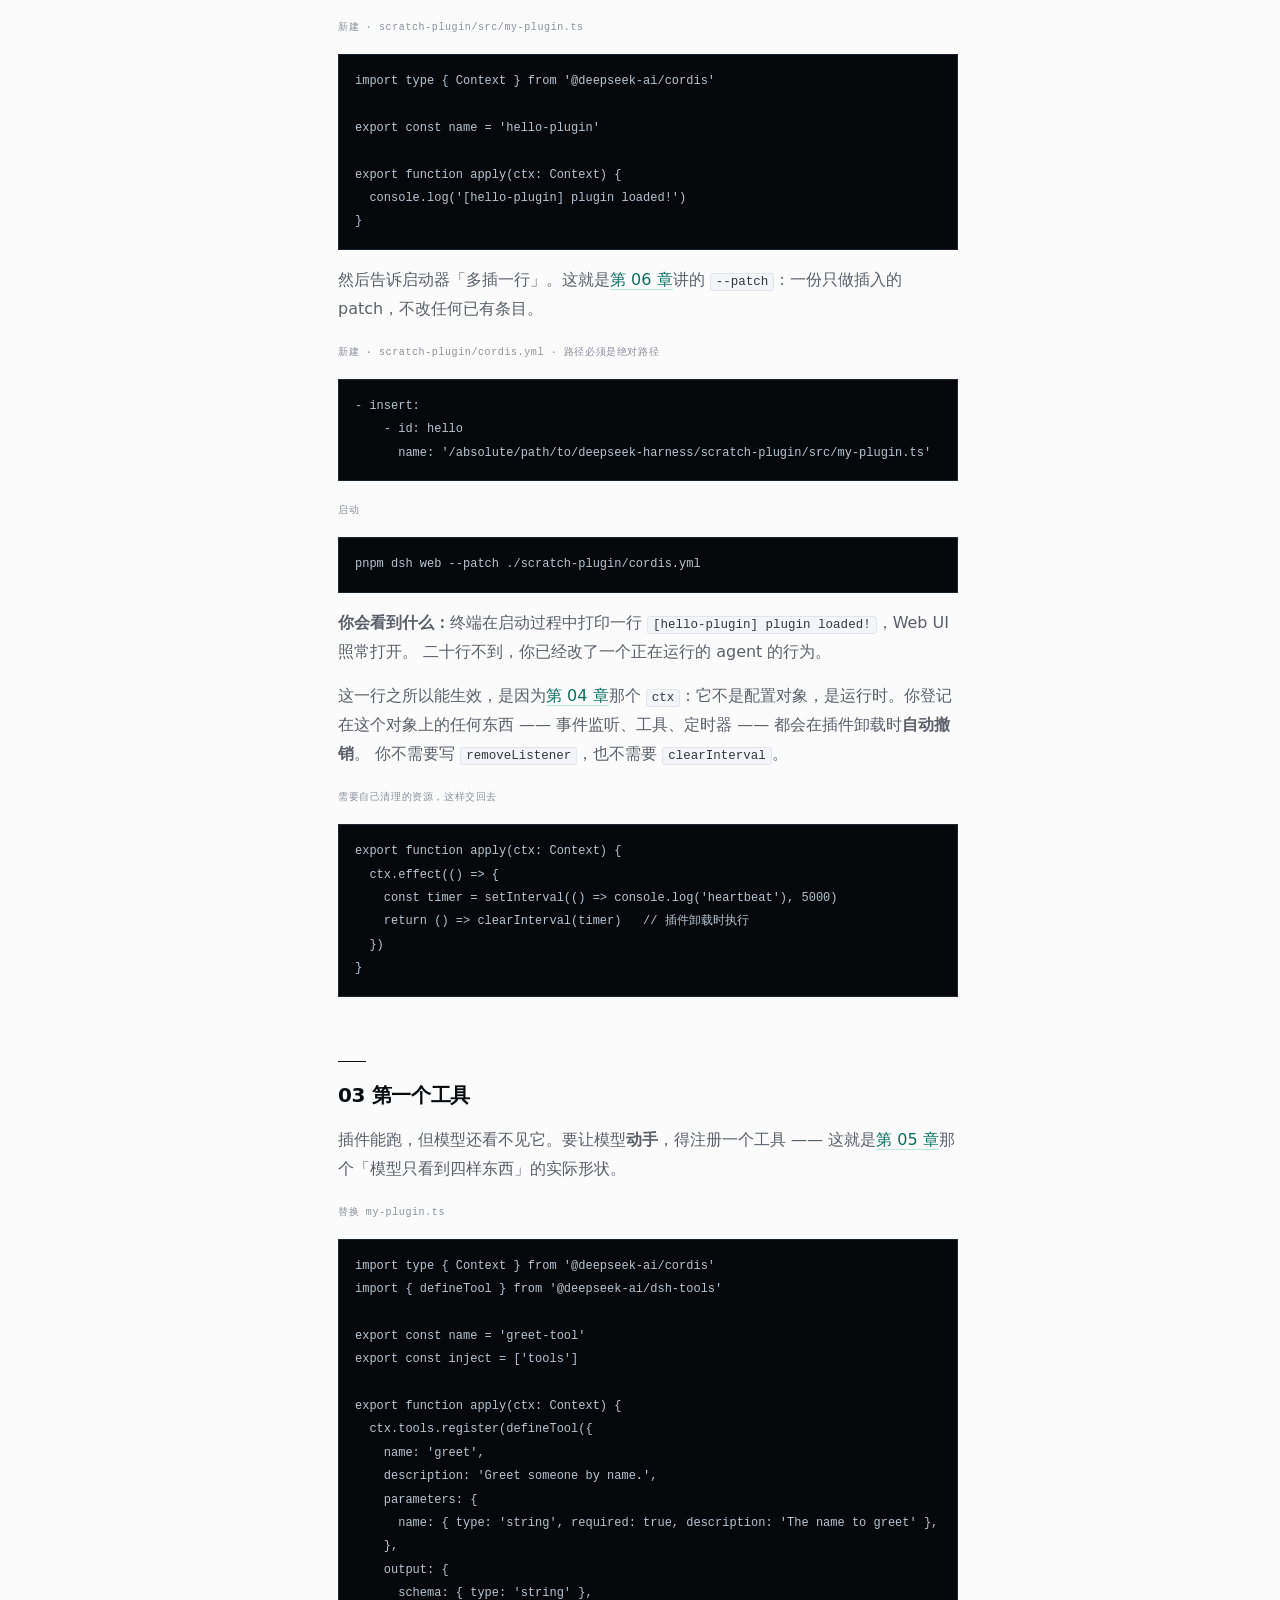
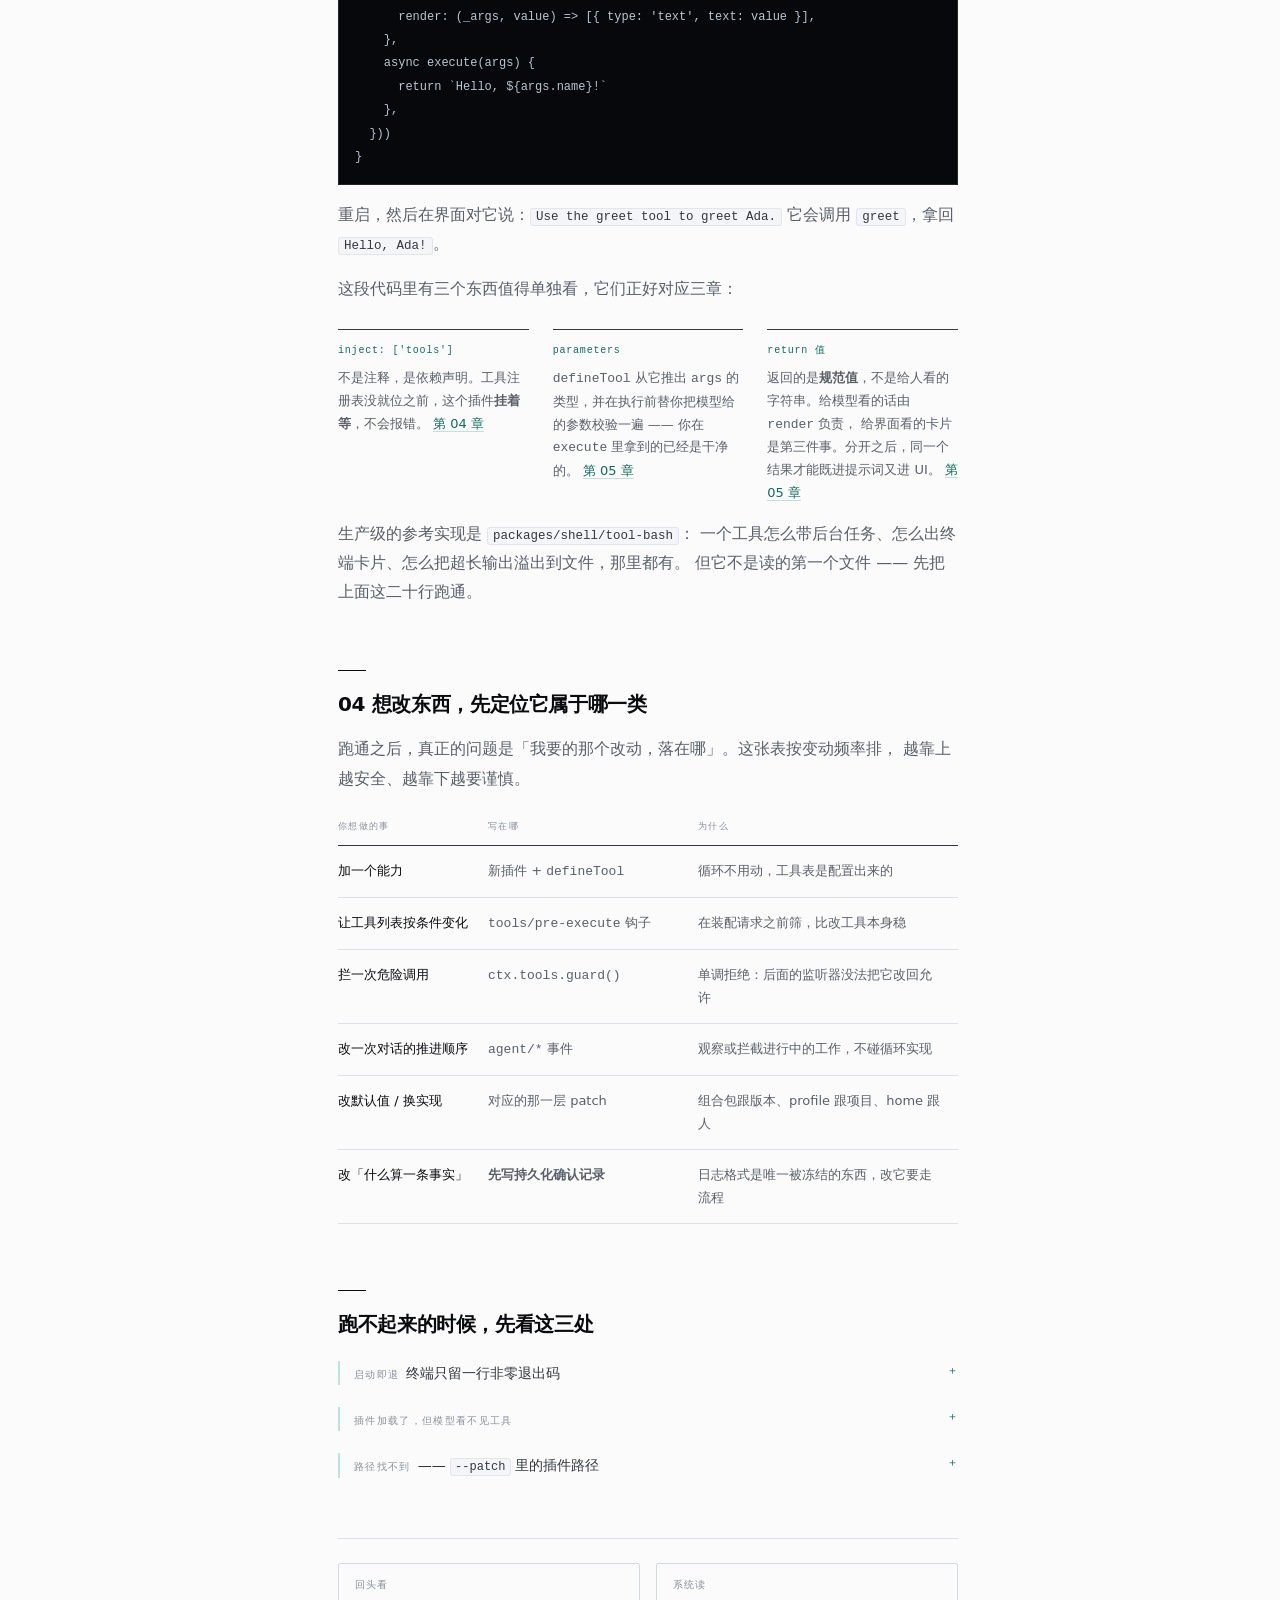
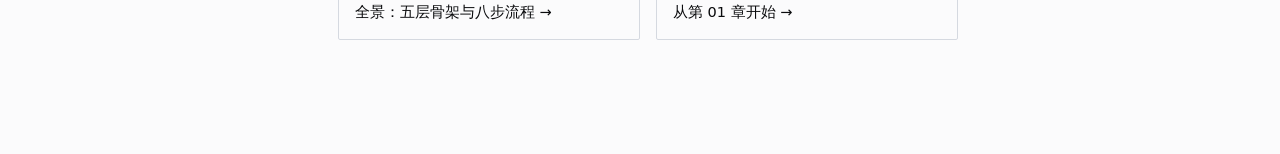
<file: docs/start.html>
<!DOCTYPE html>
<html lang="zh-CN" data-theme="light">
  <head>
    <meta charset="utf-8" />
    <meta name="viewport" content="width=device-width, initial-scale=1" />
    <title>上手 — DeepSeek Harness 导读</title>
    <meta
      name="description"
      content="三分钟跑起来，写第一个插件，加第一个工具。命令与代码取自上游文档，逐字可执行。"
    />
    <link rel="stylesheet" href="assets/site.css" />
    <script>
      (function () {
        try {
          var m = localStorage.getItem("dsh-theme") || "auto";
          var dark =
            m === "dark" ||
            (m === "auto" &&
              window.matchMedia("(prefers-color-scheme: dark)").matches);
          document.documentElement.dataset.theme = dark ? "dark" : "light";
          document.documentElement.dataset.mode = m;
        } catch (e) {}
      })();
    </script>
  </head>
  <body data-page="start.html">
    <div
      class="progress"
      data-progress
      role="progressbar"
      aria-label="阅读进度"
      aria-valuemin="0"
      aria-valuemax="100"
      aria-valuenow="0"
    ></div>

    <header class="topbar">
      <div class="topbar__inner">
        <a class="brand" href="index.html">
          <span class="brand__mark" aria-hidden="true"></span>
          DeepSeek Harness 导读
        </a>
        <nav class="topnav" aria-label="站点导航">
          <a href="index.html">目录</a>
          <a href="overview.html">全景</a>
          <a href="start.html" aria-current="page">上手</a>
          <a class="is-optional" href="glossary.html">术语表</a>
          <a class="is-optional" href="styleguide.html">规范</a>
          <a
            class="is-optional"
            href="https://github.com/lzwanan/deepseek-harness-guide"
            target="_blank"
            rel="noreferrer noopener"
            >本仓库</a
          >
          <a
            class="is-optional"
            href="https://github.com/deepseek-ai/deepseek-harness"
            target="_blank"
            rel="noreferrer noopener"
            >上游源码</a
          >
          <button class="theme-toggle" type="button" data-theme-toggle>自动</button>
        </nav>
      </div>
    </header>

    <div class="layout">
      <aside class="side" aria-label="动手步骤">
        <div class="side__group">
          <p class="eyebrow">五步</p>
          <ul class="paths">
            <li>
              <span class="paths__k">00 前置</span>
              <span class="paths__d">Node 20+ / pnpm，一条警告</span>
              <span class="paths__l"><a href="#s0">先看这里</a></span>
            </li>
            <li>
              <span class="paths__k">01 跑起来</span>
              <span class="paths__d">npx 一行，或从源码</span>
              <span class="paths__l"><a href="#s1">两种方式</a></span>
            </li>
            <li>
              <span class="paths__k">02 第一个插件</span>
              <span class="paths__d">15 行，看到日志打印</span>
              <span class="paths__l"><a href="#s2">写 apply</a></span>
            </li>
            <li>
              <span class="paths__k">03 第一个工具</span>
              <span class="paths__d">20 行，模型真的会调</span>
              <span class="paths__l"><a href="#s3">defineTool</a></span>
            </li>
            <li>
              <span class="paths__k">04 改哪里</span>
              <span class="paths__d">四类改动对照表</span>
              <span class="paths__l"><a href="#s4">对照表</a></span>
            </li>
            <li>
              <span class="paths__k">05 出错</span>
              <span class="paths__d">三种最常见的卡点</span>
              <span class="paths__l"><a href="#s5">排查</a></span>
            </li>
          </ul>
        </div>
      </aside>

      <article class="doc">
        <p class="eyebrow">上手 / get started</p>
        <h1 id="s0">先跑起来，再谈原理</h1>
        <p class="lede">
          这一页只有可执行的东西：两条启动命令、两个 20 行以内的文件、一张「改哪里」对照表。
          全部命令与代码取自上游文档，逐字可用。
        </p>

        <div class="warn">
          <b>它还是 developer preview。</b>上游 README 用整段大写写着
          <i>THERE WILL BE COMPATIBILITY-BREAKING CHANGES</i>。
          所以下面这些命令过几个月可能变 —— 变了就以仓库里的 README 为准。
          这也正是第 07 章讲的那件事：内部随便改，只有日志格式不许动。
        </div>

        <p>
          需要 Node 和 pnpm。如果只想看看它能干什么，第 01 步的 npx 一行就够；
          想改代码，走「从源码」那条。
        </p>

        <h2 id="s1">01 跑起来</h2>

        <p class="eyebrow code__cap">最快的一条 · 不需要 clone</p>
        <pre class="code"><code>npx @deepseek-ai/dsh web</code></pre>

        <p>
          默认在 <code>http://127.0.0.1:3080</code> 起 Web UI，并自动打开浏览器。
          加 <code>--no-open</code> 只起服务不开窗。这时候你说话、它调工具、日志落盘 ——
          <a href="overview.html#s3">全景页那八步</a>已经全在跑了。
        </p>

        <p class="eyebrow code__cap">从源码 · 要改代码走这条</p>
        <pre class="code"><code>git clone https://github.com/deepseek-ai/deepseek-harness.git
cd deepseek-harness
pnpm install
pnpm run build
pnpm dsh web</code></pre>

        <p>
          <code>pnpm run build</code> 准备产物，<code>pnpm dsh web</code> 直接用产物启动、不会再编译。
          改源码时用 <code>pnpm run dev:web</code>，它会在一个终端里编译、起服务、并跟着改。
        </p>

        <p>
          <b>最后那个 <code>web</code> 是形态，不是参数。</b>同一个 <code>dsh</code> 换一个词就换一副外壳：
        </p>

        <div class="sg-wrap ov-table">
          <table class="sg-table">
            <colgroup>
              <col style="width: 104px" />
              <col style="width: 150px" />
              <col />
            </colgroup>
            <thead>
              <tr>
                <th>形态</th>
                <th>怎么起</th>
                <th>什么时候用</th>
              </tr>
            </thead>
            <tbody>
              <tr>
                <td class="mono">web</td>
                <td class="mono">dsh web</td>
                <td>带界面的日常使用，也是读源码时的调试入口</td>
              </tr>
              <tr>
                <td class="mono">headless</td>
                <td class="mono">dsh headless</td>
                <td>跑一次就退出，适合脚本和 CI</td>
              </tr>
              <tr>
                <td class="mono">sdk</td>
                <td class="mono">dsh --profile sdk</td>
                <td>用 JSON-RPC 说话，给自己的程序调用</td>
              </tr>
              <tr>
                <td class="mono">acp</td>
                <td class="mono">dsh acp</td>
                <td>接编辑器的 Agent Client Protocol</td>
              </tr>
            </tbody>
          </table>
        </div>

        <p>
          这四个不是四个程序，是四份配置。<a href="chapter-06.html">第 06 章</a>
          讲过：一份 profile 就是「组合包 + 自己的 patch」叠出来的一棵树，换 profile 就是换树。
        </p>

        <h2 id="s2">02 第一个插件</h2>
        <p>
          <b>在 dsh 里，插件就是一个导出 <code>apply</code> 的模块。</b>
          框架加载它时把 <code>ctx</code> 递进来，你在 <code>ctx</code> 上登记能力。
          没有基类、没有生命周期接口、没有注册表要填。
        </p>

        <p class="eyebrow code__cap">新建 · scratch-plugin/src/my-plugin.ts</p>
        <pre class="code"><code>import type { Context } from '@deepseek-ai/cordis'

export const name = 'hello-plugin'

export function apply(ctx: Context) {
  console.log('[hello-plugin] plugin loaded!')
}</code></pre>

        <p>
          然后告诉启动器「多插一行」。这就是<a href="chapter-06.html">第 06 章</a>讲的
          <code>--patch</code>：一份只做插入的 patch，不改任何已有条目。
        </p>

        <p class="eyebrow code__cap">新建 · scratch-plugin/cordis.yml · 路径必须是绝对路径</p>
        <pre class="code"><code>- insert:
    - id: hello
      name: '/absolute/path/to/deepseek-harness/scratch-plugin/src/my-plugin.ts'</code></pre>

        <p class="eyebrow code__cap">启动</p>
        <pre class="code"><code>pnpm dsh web --patch ./scratch-plugin/cordis.yml</code></pre>

        <p>
          <b>你会看到什么：</b>终端在启动过程中打印一行
          <code>[hello-plugin] plugin loaded!</code>，Web UI 照常打开。
          二十行不到，你已经改了一个正在运行的 agent 的行为。
        </p>

        <p>
          这一行之所以能生效，是因为<a href="chapter-04.html">第 04 章</a>那个
          <code>ctx</code>：它不是配置对象，是运行时。你登记在这个对象上的任何东西 ——
          事件监听、工具、定时器 —— 都会在插件卸载时<b>自动撤销</b>。
          你不需要写 <code>removeListener</code>，也不需要 <code>clearInterval</code>。
        </p>

        <p class="eyebrow code__cap">需要自己清理的资源，这样交回去</p>
        <pre class="code"><code>export function apply(ctx: Context) {
  ctx.effect(() =&gt; {
    const timer = setInterval(() =&gt; console.log('heartbeat'), 5000)
    return () =&gt; clearInterval(timer)   // 插件卸载时执行
  })
}</code></pre>

        <h2 id="s3">03 第一个工具</h2>
        <p>
          插件能跑，但模型还看不见它。要让模型<b>动手</b>，得注册一个工具 ——
          这就是<a href="chapter-05.html">第 05 章</a>那个「模型只看到四样东西」的实际形状。
        </p>

        <p class="eyebrow code__cap">替换 my-plugin.ts</p>
        <pre class="code"><code>import type { Context } from '@deepseek-ai/cordis'
import { defineTool } from '@deepseek-ai/dsh-tools'

export const name = 'greet-tool'
export const inject = ['tools']

export function apply(ctx: Context) {
  ctx.tools.register(defineTool({
    name: 'greet',
    description: 'Greet someone by name.',
    parameters: {
      name: { type: 'string', required: true, description: 'The name to greet' },
    },
    output: {
      schema: { type: 'string' },
      render: (_args, value) => [{ type: 'text', text: value }],
    },
    async execute(args) {
      return `Hello, ${args.name}!`
    },
  }))
}</code></pre>

        <p>
          重启，然后在界面对它说：<code>Use the greet tool to greet Ada.</code>
          它会调用 <code>greet</code>，拿回 <code>Hello, Ada!</code>。
        </p>

        <p>
          这段代码里有三个东西值得单独看，它们正好对应三章：
        </p>

        <div class="ov-paths">
          <div class="ov-path">
            <span class="ov-path__k">inject: ['tools']</span>
            <p>
              不是注释，是依赖声明。工具注册表没就位之前，这个插件<b>挂着等</b>，不会报错。
              <a href="chapter-04.html">第 04 章</a>
            </p>
          </div>
          <div class="ov-path">
            <span class="ov-path__k">parameters</span>
            <p>
              <code>defineTool</code> 从它推出 <code>args</code> 的类型，并在执行前替你把模型给的参数校验一遍 ——
              你在 <code>execute</code> 里拿到的已经是干净的。
              <a href="chapter-05.html">第 05 章</a>
            </p>
          </div>
          <div class="ov-path">
            <span class="ov-path__k">return 值</span>
            <p>
              返回的是<b>规范值</b>，不是给人看的字符串。给模型看的话由 <code>render</code> 负责，
              给界面看的卡片是第三件事。分开之后，同一个结果才能既进提示词又进 UI。
              <a href="chapter-05.html">第 05 章</a>
            </p>
          </div>
        </div>

        <p>
          生产级的参考实现是 <code>packages/shell/tool-bash</code>：
          一个工具怎么带后台任务、怎么出终端卡片、怎么把超长输出溢出到文件，那里都有。
          但它不是读的第一个文件 —— 先把上面这二十行跑通。
        </p>

        <h2 id="s4">04 想改东西，先定位它属于哪一类</h2>
        <p>
          跑通之后，真正的问题是「我要的那个改动，落在哪」。这张表按变动频率排，
          越靠上越安全、越靠下越要谨慎。
        </p>

        <div class="sg-wrap ov-table">
          <table class="sg-table">
            <colgroup>
              <col style="width: 150px" />
              <col style="width: 210px" />
              <col />
            </colgroup>
            <thead>
              <tr>
                <th>你想做的事</th>
                <th>写在哪</th>
                <th>为什么</th>
              </tr>
            </thead>
            <tbody>
              <tr>
                <td>加一个能力</td>
                <td>新插件 + <code>defineTool</code></td>
                <td>循环不用动，工具表是配置出来的</td>
              </tr>
              <tr>
                <td>让工具列表按条件变化</td>
                <td><code>tools/pre-execute</code> 钩子</td>
                <td>在装配请求之前筛，比改工具本身稳</td>
              </tr>
              <tr>
                <td>拦一次危险调用</td>
                <td><code>ctx.tools.guard()</code></td>
                <td>单调拒绝：后面的监听器没法把它改回允许</td>
              </tr>
              <tr>
                <td>改一次对话的推进顺序</td>
                <td><code>agent/*</code> 事件</td>
                <td>观察或拦截进行中的工作，不碰循环实现</td>
              </tr>
              <tr>
                <td>改默认值 / 换实现</td>
                <td>对应的那一层 patch</td>
                <td>组合包跟版本、profile 跟项目、home 跟人</td>
              </tr>
              <tr>
                <td>改「什么算一条事实」</td>
                <td><b>先写持久化确认记录</b></td>
                <td>日志格式是唯一被冻结的东西，改它要走流程</td>
              </tr>
            </tbody>
          </table>
        </div>

        <h2 id="s5">跑不起来的时候，先看这三处</h2>

        <details class="check">
          <summary><em>启动即退</em>终端只留一行非零退出码</summary>
          <p>
            通常是<b>必填条目</b>没起来：<code>agent-loop</code>、<code>tool-executor-native</code>
            或某个应用入口。普通插件起不来只警告，必填条目起不来才拆整个应用 ——
            所以退出码非零说明问题在骨架，不在你的插件。<a href="chapter-06.html">第 06 章</a>
          </p>
        </details>

        <details class="check">
          <summary><em>插件加载了，但模型看不见工具</em></summary>
          <p>
            九成是两件事：<code>inject</code> 漏了（<code>ctx.tools</code> 还不存在），
            或者 <code>description</code> / <code>parameters</code> 写得不合法导致工具没被登记。
            先看启动日志里有没有你的工具名，再看这轮对话的可见工具是不是被钩子筛掉了。
          </p>
        </details>

        <details class="check">
          <summary><em>路径找不到</em>—— <code>--patch</code> 里的插件路径</summary>
          <p>
            必须是<b>绝对路径</b>。patch 文件只贡献配置，不会改变 loader 解析模块路径时用的目录。
            相对路径在某些情况下能跑，但那不是它承诺的行为。
          </p>
        </details>

        <div class="ov-cta">
          <a class="ov-cta__a" href="overview.html">
            <span class="ov-cta__k">回头看</span>
            <span class="ov-cta__t">全景：五层骨架与八步流程 →</span>
          </a>
          <a class="ov-cta__a" href="chapter-01.html">
            <span class="ov-cta__k">系统读</span>
            <span class="ov-cta__t">从第 01 章开始 →</span>
          </a>
        </div>
      </article>

      <aside class="toc" aria-label="本页目录">
        <p class="eyebrow">本页</p>
        <ul>
          <li><a data-n="0" href="#s0" class="is-active">先跑起来</a></li>
          <li><a data-n="1" href="#s1">跑起来</a></li>
          <li><a data-n="2" href="#s2">第一个插件</a></li>
          <li><a data-n="3" href="#s3">第一个工具</a></li>
          <li><a data-n="4" href="#s4">改哪里</a></li>
          <li><a data-n="5" href="#s5">跑不起来</a></li>
        </ul>
        <hr class="toc__rule" />
        <p class="eyebrow">依据</p>
        <ul class="toc__modules">
          <li>
            <a
              href="https://github.com/deepseek-ai/deepseek-harness/blob/master/README.md"
              target="_blank"
              rel="noreferrer noopener"
              >README</a
            >
          </li>
          <li>
            <a
              href="https://github.com/deepseek-ai/deepseek-harness/blob/master/docs/user/develop/basic/index.md"
              target="_blank"
              rel="noreferrer noopener"
              >第一个插件</a
            >
          </li>
          <li>
            <a
              href="https://github.com/deepseek-ai/deepseek-harness/blob/master/docs/user/develop/basic/tool.md"
              target="_blank"
              rel="noreferrer noopener"
              >开发一个工具</a
            >
          </li>
        </ul>
      </aside>
    </div>

    <script src="assets/site.js" defer></script>
  </body>
</html>
</file>
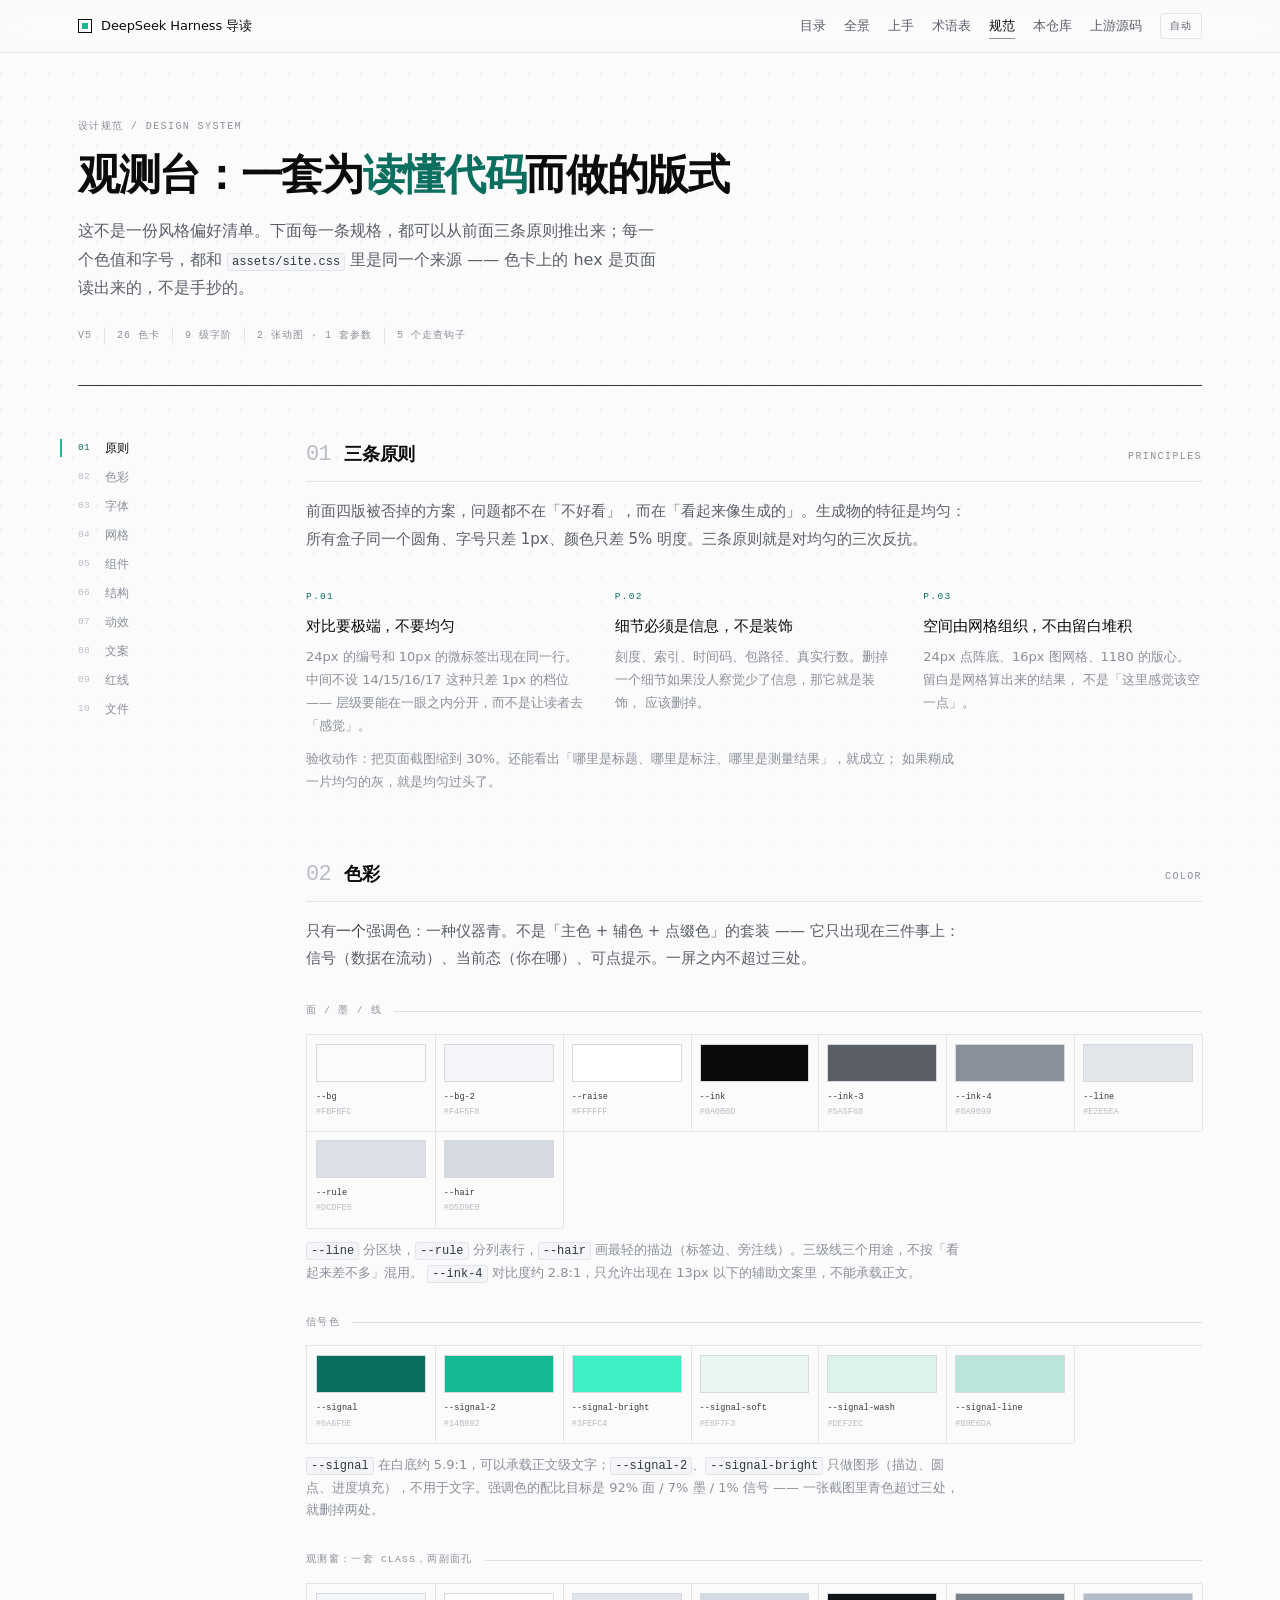
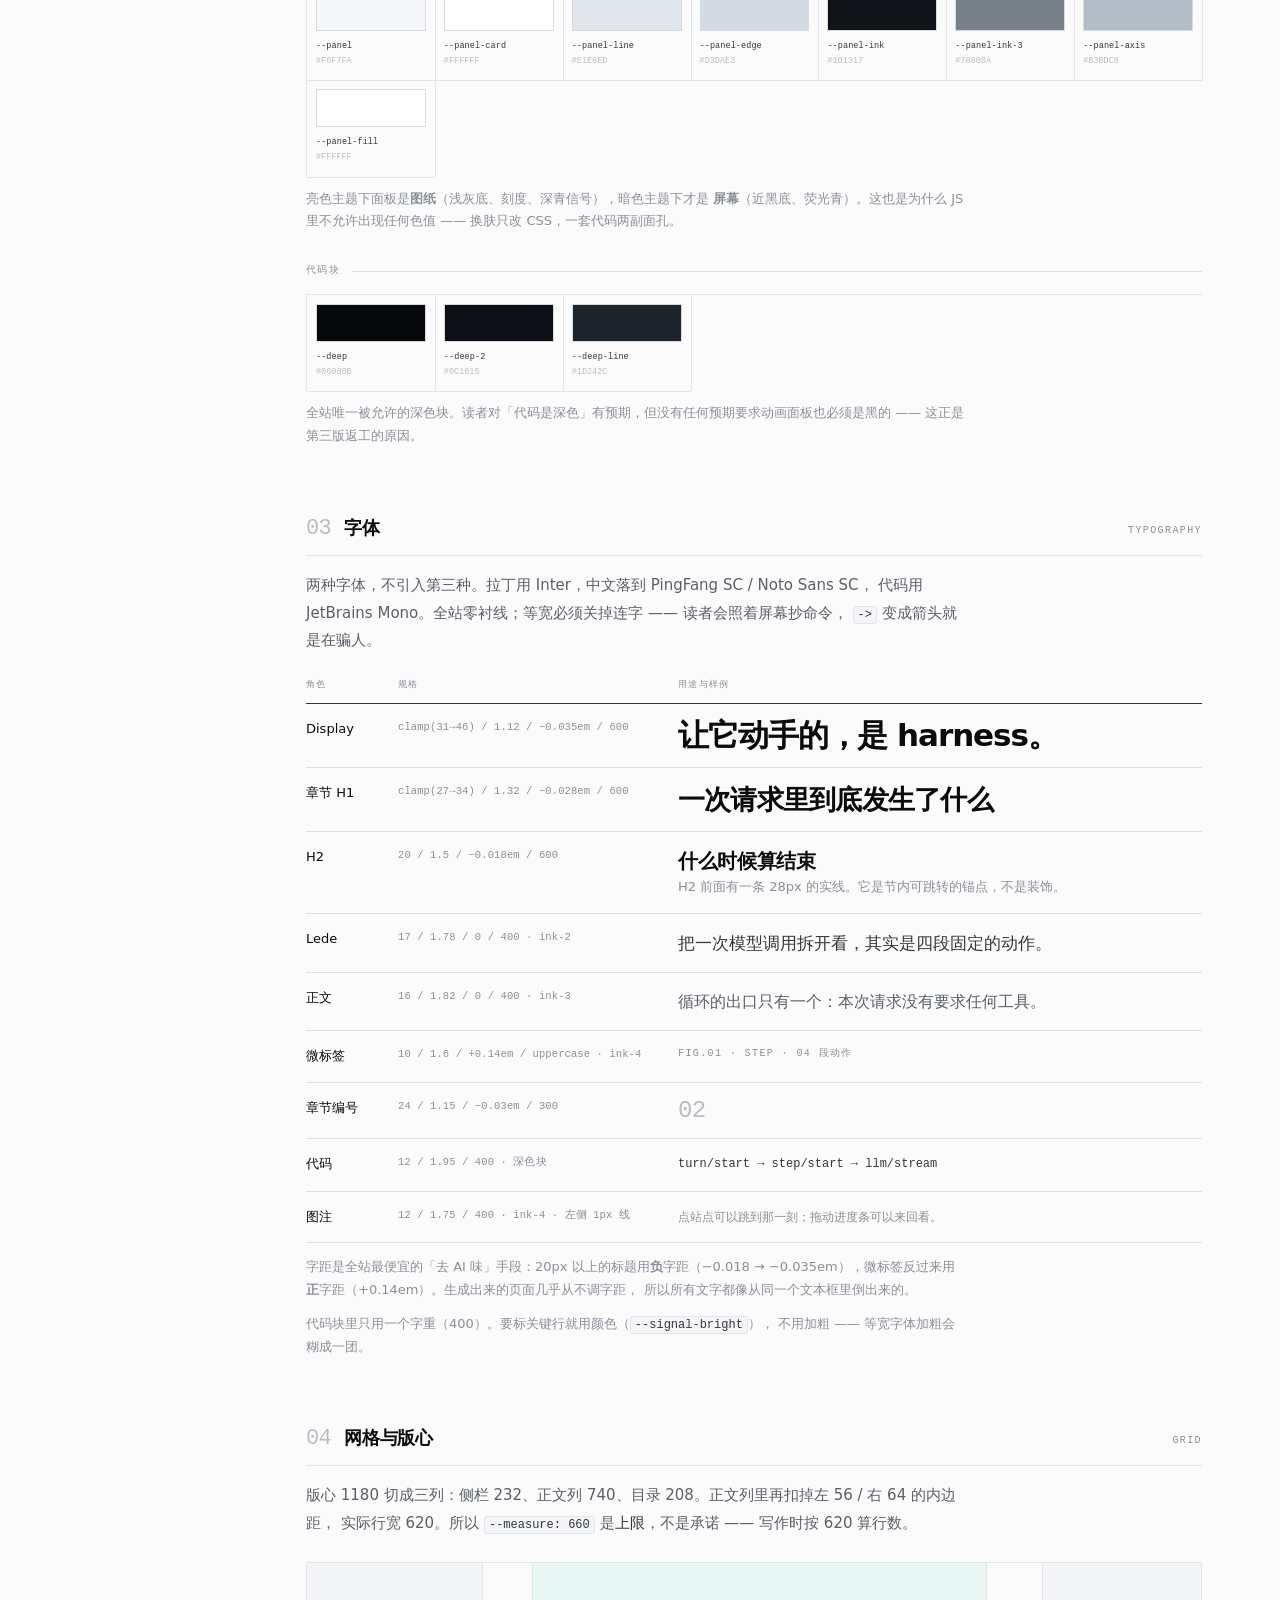
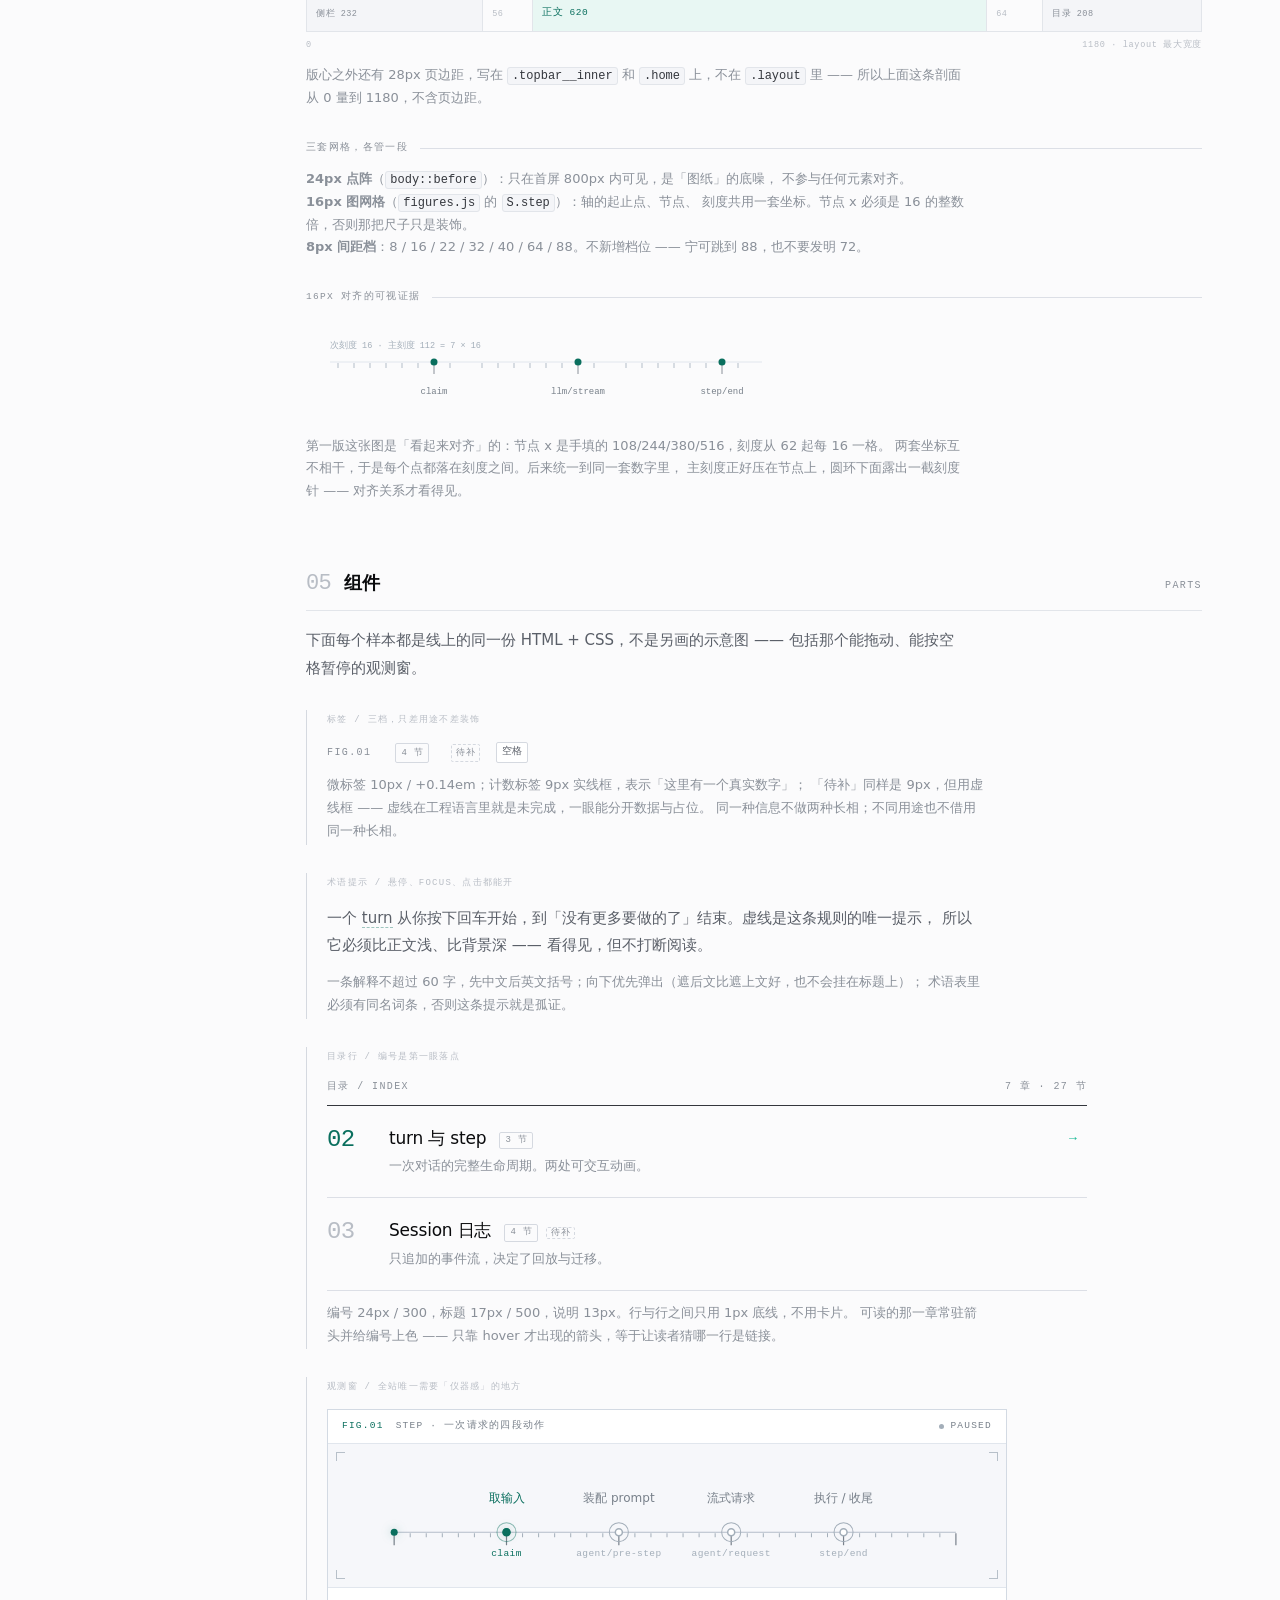
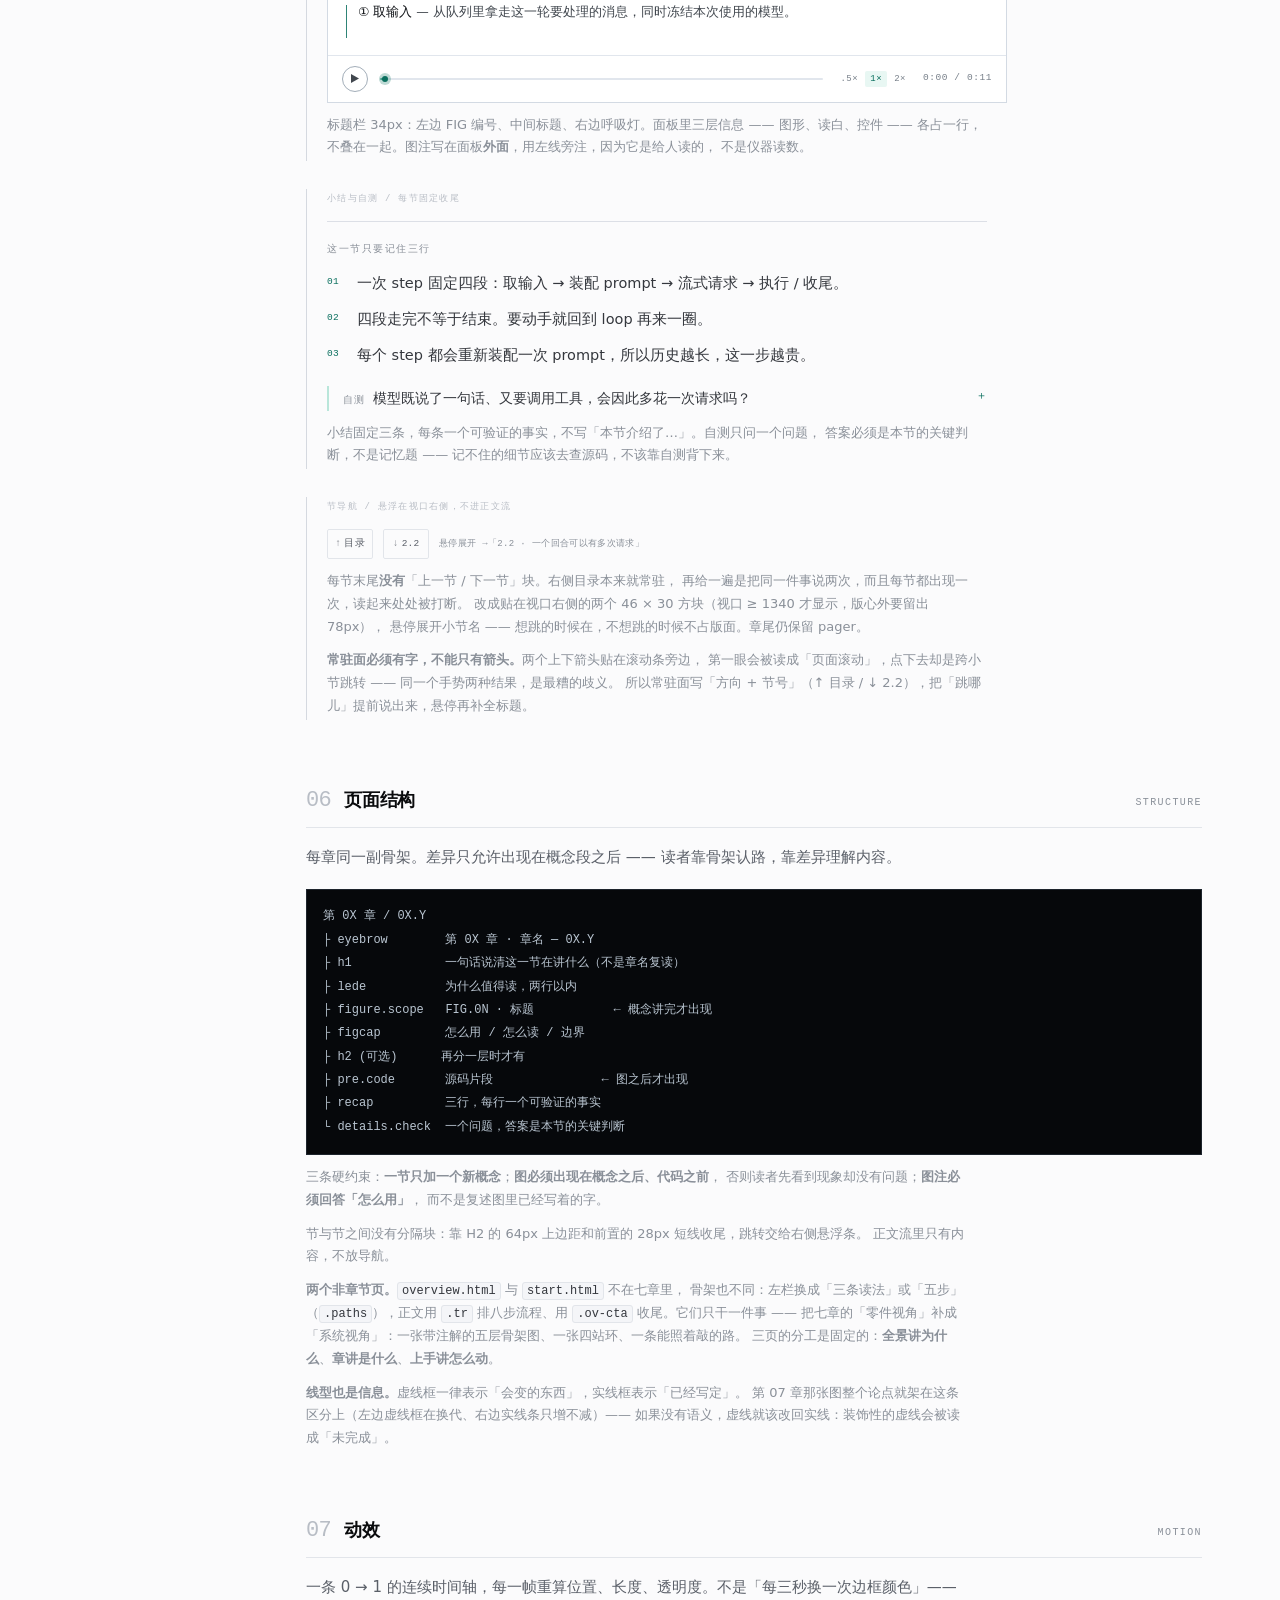
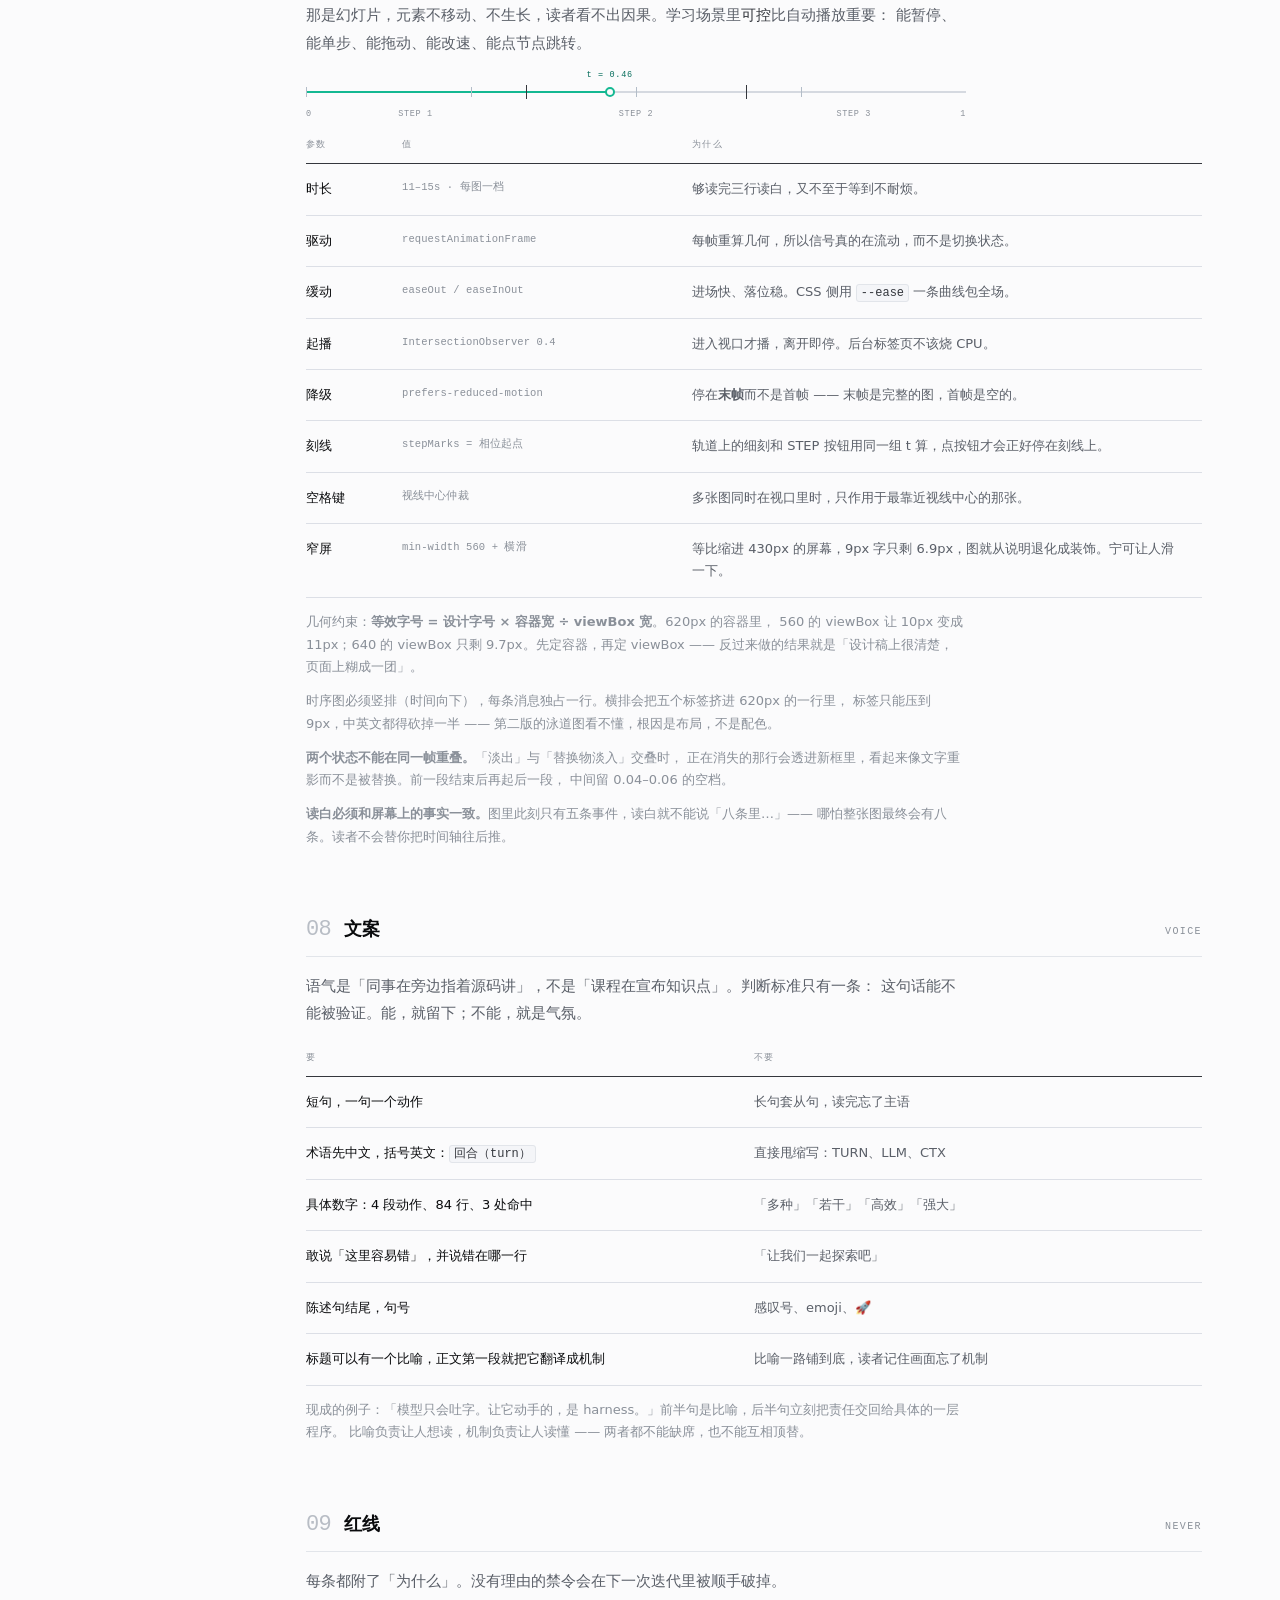
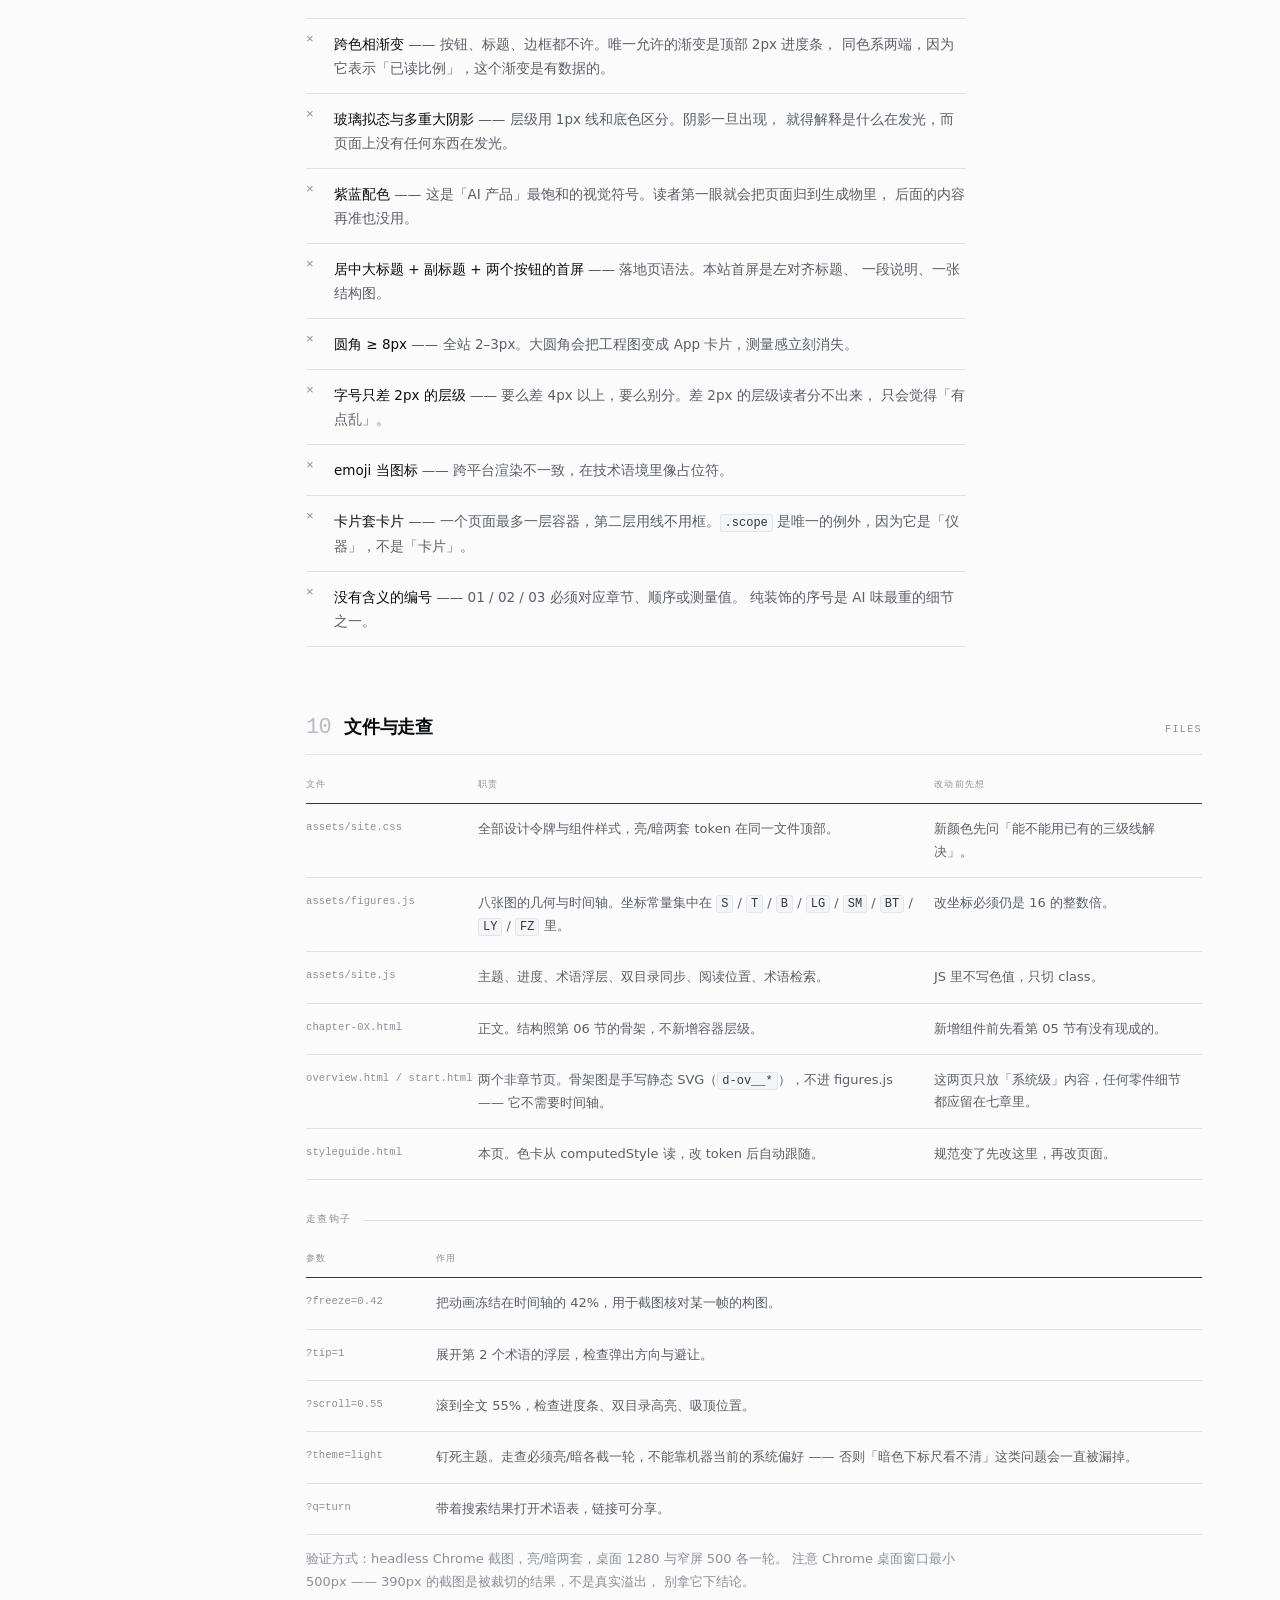
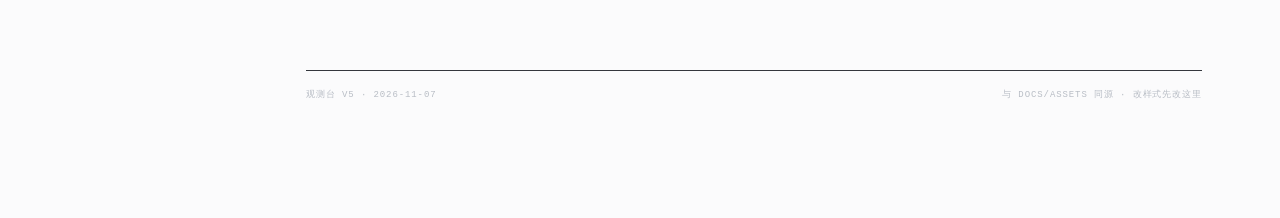
<file: docs/styleguide.html>
<!DOCTYPE html>
<html lang="zh-CN" data-theme="light">
  <head>
    <meta charset="utf-8" />
    <meta name="viewport" content="width=device-width, initial-scale=1" />
    <title>设计规范 · 观测台 — DeepSeek Harness 导读</title>
    <meta
      name="description"
      content="DeepSeek Harness 导读的设计规范：三条原则、26 个色卡、9 级字阶、组件规格、动效约束与红线清单。"
    />
    <link rel="stylesheet" href="assets/site.css" />
    <script>
      (function () {
        try {
          var m = localStorage.getItem("dsh-theme") || "auto";
          var dark =
            m === "dark" ||
            (m === "auto" &&
              window.matchMedia("(prefers-color-scheme: dark)").matches);
          document.documentElement.dataset.theme = dark ? "dark" : "light";
          document.documentElement.dataset.mode = m;
        } catch (e) {}
      })();
    </script>
  </head>
  <body data-page="styleguide.html">
    <div
      class="progress"
      data-progress
      role="progressbar"
      aria-label="阅读进度"
      aria-valuemin="0"
      aria-valuemax="100"
      aria-valuenow="0"
    ></div>

    <header class="topbar">
      <div class="topbar__inner">
        <a class="brand" href="index.html">
          <span class="brand__mark" aria-hidden="true"></span>
          DeepSeek Harness 导读
        </a>
        <nav class="topnav" aria-label="站点导航">
          <a href="index.html">目录</a>
          <a href="overview.html">全景</a>
          <a href="start.html">上手</a>
          <a class="is-optional" href="glossary.html">术语表</a>
          <a href="styleguide.html" aria-current="page">规范</a>
          <a class="is-optional" href="https://github.com/lzwanan/deepseek-harness-guide" target="_blank" rel="noreferrer noopener">本仓库</a>
          <a class="is-optional" href="https://github.com/deepseek-ai/deepseek-harness" target="_blank" rel="noreferrer noopener">上游源码</a>
          <button class="theme-toggle" type="button" data-theme-toggle>自动</button>
        </nav>
      </div>
    </header>

    <main class="sg">
      <header class="sg__head">
        <p class="eyebrow">设计规范 / design system</p>
        <h1>观测台：一套为<em>读懂代码</em>而做的版式</h1>
        <p class="lede">
          这不是一份风格偏好清单。下面每一条规格，都可以从前面三条原则推出来；每一个色值和字号，都和
          <code>assets/site.css</code> 里是同一个来源 —— 色卡上的 hex 是页面读出来的，不是手抄的。
        </p>
        <div class="sg__meta">
          <span>v5</span>
          <span>26 色卡</span>
          <span>9 级字阶</span>
          <span>2 张动图 · 1 套参数</span>
          <span>5 个走查钩子</span>
        </div>
      </header>

      <div class="sg__body">
        <nav class="sg-nav" aria-label="规范目录">
          <ol>
            <li><a href="#s1"><b>01</b><span>原则</span></a></li>
            <li><a href="#s2"><b>02</b><span>色彩</span></a></li>
            <li><a href="#s3"><b>03</b><span>字体</span></a></li>
            <li><a href="#s4"><b>04</b><span>网格</span></a></li>
            <li><a href="#s5"><b>05</b><span>组件</span></a></li>
            <li><a href="#s6"><b>06</b><span>结构</span></a></li>
            <li><a href="#s7"><b>07</b><span>动效</span></a></li>
            <li><a href="#s8"><b>08</b><span>文案</span></a></li>
            <li><a href="#s9"><b>09</b><span>红线</span></a></li>
            <li><a href="#s10"><b>10</b><span>文件</span></a></li>
          </ol>
        </nav>

        <div class="sg-main">
          <!-- 01 ------------------------------------------------------------ -->
          <section class="sg-sec" id="s1">
            <div class="sg-sec__h">
              <span class="sg-sec__n">01</span>
              <h2>三条原则</h2>
              <span class="eyebrow">principles</span>
            </div>
            <p class="sg-p">
              前面四版被否掉的方案，问题都不在「不好看」，而在「看起来像生成的」。生成物的特征是均匀：
              所有盒子同一个圆角、字号只差 1px、颜色只差 5% 明度。三条原则就是对均匀的三次反抗。
            </p>

            <div class="sg-rules">
              <div class="sg-rule">
                <span class="sg-rule__k">P.01</span>
                <h3>对比要极端，不要均匀</h3>
                <p>
                  24px 的编号和 10px 的微标签出现在同一行。中间不设 14/15/16/17 这种只差 1px
                  的档位 —— 层级要能在一眼之内分开，而不是让读者去「感觉」。
                </p>
              </div>
              <div class="sg-rule">
                <span class="sg-rule__k">P.02</span>
                <h3>细节必须是信息，不是装饰</h3>
                <p>
                  刻度、索引、时间码、包路径、真实行数。删掉一个细节如果没人察觉少了信息，那它就是装饰，
                  应该删掉。
                </p>
              </div>
              <div class="sg-rule">
                <span class="sg-rule__k">P.03</span>
                <h3>空间由网格组织，不由留白堆积</h3>
                <p>
                  24px 点阵底、16px 图网格、1180 的版心。留白是网格算出来的结果，
                  不是「这里感觉该空一点」。
                </p>
              </div>
            </div>

            <p class="sg-note">
              验收动作：把页面截图缩到 30%。还能看出「哪里是标题、哪里是标注、哪里是测量结果」，就成立；
              如果糊成一片均匀的灰，就是均匀过头了。
            </p>
          </section>

          <!-- 02 ------------------------------------------------------------ -->
          <section class="sg-sec" id="s2">
            <div class="sg-sec__h">
              <span class="sg-sec__n">02</span>
              <h2>色彩</h2>
              <span class="eyebrow">color</span>
            </div>
            <p class="sg-p">
              只有<strong>一个</strong>强调色：一种仪器青。不是「主色 + 辅色 + 点缀色」的套装 ——
              它只出现在三件事上：信号（数据在流动）、当前态（你在哪）、可点提示。一屏之内不超过三处。
            </p>

            <p class="sg-sub">面 / 墨 / 线</p>
            <div class="sg-sws">
              <div class="sw">
                <div class="sw__chip" style="--s: var(--bg)"></div>
                <span class="sw__k">--bg</span><span class="sw__v" data-token="--bg">—</span>
              </div>
              <div class="sw">
                <div class="sw__chip" style="--s: var(--bg-2)"></div>
                <span class="sw__k">--bg-2</span><span class="sw__v" data-token="--bg-2">—</span>
              </div>
              <div class="sw">
                <div class="sw__chip" style="--s: var(--raise)"></div>
                <span class="sw__k">--raise</span><span class="sw__v" data-token="--raise">—</span>
              </div>
              <div class="sw">
                <div class="sw__chip" style="--s: var(--ink)"></div>
                <span class="sw__k">--ink</span><span class="sw__v" data-token="--ink">—</span>
              </div>
              <div class="sw">
                <div class="sw__chip" style="--s: var(--ink-3)"></div>
                <span class="sw__k">--ink-3</span><span class="sw__v" data-token="--ink-3">—</span>
              </div>
              <div class="sw">
                <div class="sw__chip" style="--s: var(--ink-4)"></div>
                <span class="sw__k">--ink-4</span><span class="sw__v" data-token="--ink-4">—</span>
              </div>
              <div class="sw">
                <div class="sw__chip" style="--s: var(--line)"></div>
                <span class="sw__k">--line</span><span class="sw__v" data-token="--line">—</span>
              </div>
              <div class="sw">
                <div class="sw__chip" style="--s: var(--rule)"></div>
                <span class="sw__k">--rule</span><span class="sw__v" data-token="--rule">—</span>
              </div>
              <div class="sw">
                <div class="sw__chip" style="--s: var(--hair)"></div>
                <span class="sw__k">--hair</span><span class="sw__v" data-token="--hair">—</span>
              </div>
            </div>
            <p class="sg-note">
              <code>--line</code> 分区块，<code>--rule</code> 分列表行，<code>--hair</code>
              画最轻的描边（标签边、旁注线）。三级线三个用途，不按「看起来差不多」混用。
              <code>--ink-4</code> 对比度约 2.8:1，只允许出现在 13px 以下的辅助文案里，不能承载正文。
            </p>

            <p class="sg-sub">信号色</p>
            <div class="sg-sws">
              <div class="sw">
                <div class="sw__chip" style="--s: var(--signal)"></div>
                <span class="sw__k">--signal</span><span class="sw__v" data-token="--signal">—</span>
              </div>
              <div class="sw">
                <div class="sw__chip" style="--s: var(--signal-2)"></div>
                <span class="sw__k">--signal-2</span><span class="sw__v" data-token="--signal-2">—</span>
              </div>
              <div class="sw">
                <div class="sw__chip" style="--s: var(--signal-bright)"></div>
                <span class="sw__k">--signal-bright</span><span class="sw__v" data-token="--signal-bright">—</span>
              </div>
              <div class="sw">
                <div class="sw__chip" style="--s: var(--signal-soft)"></div>
                <span class="sw__k">--signal-soft</span><span class="sw__v" data-token="--signal-soft">—</span>
              </div>
              <div class="sw">
                <div class="sw__chip" style="--s: var(--signal-wash)"></div>
                <span class="sw__k">--signal-wash</span><span class="sw__v" data-token="--signal-wash">—</span>
              </div>
              <div class="sw">
                <div class="sw__chip" style="--s: var(--signal-line)"></div>
                <span class="sw__k">--signal-line</span><span class="sw__v" data-token="--signal-line">—</span>
              </div>
            </div>
            <p class="sg-note">
              <code>--signal</code> 在白底约 5.9:1，可以承载正文级文字；<code>--signal-2</code>、<code>--signal-bright</code>
              只做图形（描边、圆点、进度填充），不用于文字。强调色的配比目标是 92% 面 / 7% 墨 / 1% 信号 ——
              一张截图里青色超过三处，就删掉两处。
            </p>

            <p class="sg-sub">观测窗：一套 class，两副面孔</p>
            <div class="sg-sws">
              <div class="sw">
                <div class="sw__chip" style="--s: var(--panel)"></div>
                <span class="sw__k">--panel</span><span class="sw__v" data-token="--panel">—</span>
              </div>
              <div class="sw">
                <div class="sw__chip" style="--s: var(--panel-card)"></div>
                <span class="sw__k">--panel-card</span><span class="sw__v" data-token="--panel-card">—</span>
              </div>
              <div class="sw">
                <div class="sw__chip" style="--s: var(--panel-line)"></div>
                <span class="sw__k">--panel-line</span><span class="sw__v" data-token="--panel-line">—</span>
              </div>
              <div class="sw">
                <div class="sw__chip" style="--s: var(--panel-edge)"></div>
                <span class="sw__k">--panel-edge</span><span class="sw__v" data-token="--panel-edge">—</span>
              </div>
              <div class="sw">
                <div class="sw__chip" style="--s: var(--panel-ink)"></div>
                <span class="sw__k">--panel-ink</span><span class="sw__v" data-token="--panel-ink">—</span>
              </div>
              <div class="sw">
                <div class="sw__chip" style="--s: var(--panel-ink-3)"></div>
                <span class="sw__k">--panel-ink-3</span><span class="sw__v" data-token="--panel-ink-3">—</span>
              </div>
              <div class="sw">
                <div class="sw__chip" style="--s: var(--panel-axis)"></div>
                <span class="sw__k">--panel-axis</span><span class="sw__v" data-token="--panel-axis">—</span>
              </div>
              <div class="sw">
                <div class="sw__chip" style="--s: var(--panel-fill)"></div>
                <span class="sw__k">--panel-fill</span><span class="sw__v" data-token="--panel-fill">—</span>
              </div>
            </div>
            <p class="sg-note">
              亮色主题下面板是<strong>图纸</strong>（浅灰底、刻度、深青信号），暗色主题下才是
              <strong>屏幕</strong>（近黑底、荧光青）。这也是为什么 JS 里不允许出现任何色值 ——
              换肤只改 CSS，一套代码两副面孔。
            </p>

            <p class="sg-sub">代码块</p>
            <div class="sg-sws">
              <div class="sw">
                <div class="sw__chip" style="--s: var(--deep)"></div>
                <span class="sw__k">--deep</span><span class="sw__v" data-token="--deep">—</span>
              </div>
              <div class="sw">
                <div class="sw__chip" style="--s: var(--deep-2)"></div>
                <span class="sw__k">--deep-2</span><span class="sw__v" data-token="--deep-2">—</span>
              </div>
              <div class="sw">
                <div class="sw__chip" style="--s: var(--deep-line)"></div>
                <span class="sw__k">--deep-line</span><span class="sw__v" data-token="--deep-line">—</span>
              </div>
            </div>
            <p class="sg-note">
              全站唯一被允许的深色块。读者对「代码是深色」有预期，但没有任何预期要求动画面板也必须是黑的 ——
              这正是第三版返工的原因。
            </p>
          </section>

          <!-- 03 ------------------------------------------------------------ -->
          <section class="sg-sec" id="s3">
            <div class="sg-sec__h">
              <span class="sg-sec__n">03</span>
              <h2>字体</h2>
              <span class="eyebrow">typography</span>
            </div>
            <p class="sg-p">
              两种字体，不引入第三种。拉丁用 Inter，中文落到 PingFang SC / Noto Sans SC，
              代码用 JetBrains Mono。全站零衬线；等宽必须关掉连字 —— 读者会照着屏幕抄命令，
              <code>-&gt;</code> 变成箭头就是在骗人。
            </p>

            <div class="sg-wrap">
              <table class="sg-table">
                <colgroup>
                  <col style="width: 92px" />
                  <col style="width: 280px" />
                </colgroup>
                <thead>
                  <tr>
                    <th>角色</th>
                    <th>规格</th>
                    <th>用途与样例</th>
                  </tr>
                </thead>
                <tbody>
                  <tr>
                    <td>Display</td>
                    <td class="mono">clamp(31→46) / 1.12 / −0.035em / 600</td>
                    <td><span class="t-d1">让它动手的，是 harness。</span></td>
                  </tr>
                  <tr>
                    <td>章节 H1</td>
                    <td class="mono">clamp(27→34) / 1.32 / −0.028em / 600</td>
                    <td><span class="t-h1">一次请求里到底发生了什么</span></td>
                  </tr>
                  <tr>
                    <td>H2</td>
                    <td class="mono">20 / 1.5 / −0.018em / 600</td>
                    <td>
                      <span class="t-h2">什么时候算结束</span>
                      <span class="sg-note" style="margin-top: 6px"
                        >H2 前面有一条 28px 的实线。它是节内可跳转的锚点，不是装饰。</span
                      >
                    </td>
                  </tr>
                  <tr>
                    <td>Lede</td>
                    <td class="mono">17 / 1.78 / 0 / 400 · ink-2</td>
                    <td>
                      <span style="font-size: 17px; line-height: 1.78; color: var(--ink-2)"
                        >把一次模型调用拆开看，其实是四段固定的动作。</span
                      >
                    </td>
                  </tr>
                  <tr>
                    <td>正文</td>
                    <td class="mono">16 / 1.82 / 0 / 400 · ink-3</td>
                    <td><span class="t-body">循环的出口只有一个：本次请求没有要求任何工具。</span></td>
                  </tr>
                  <tr>
                    <td>微标签</td>
                    <td class="mono">10 / 1.6 / +0.14em / uppercase · ink-4</td>
                    <td><span class="t-micro">fig.01 · step · 04 段动作</span></td>
                  </tr>
                  <tr>
                    <td>章节编号</td>
                    <td class="mono">24 / 1.15 / −0.03em / 300</td>
                    <td><span class="t-num">02</span></td>
                  </tr>
                  <tr>
                    <td>代码</td>
                    <td class="mono">12 / 1.95 / 400 · 深色块</td>
                    <td><span class="t-mono">turn/start → step/start → llm/stream</span></td>
                  </tr>
                  <tr>
                    <td>图注</td>
                    <td class="mono">12 / 1.75 / 400 · ink-4 · 左侧 1px 线</td>
                    <td>
                      <span style="font-size: 12px; color: var(--ink-4)"
                        >点站点可以跳到那一刻；拖动进度条可以来回看。</span
                      >
                    </td>
                  </tr>
                </tbody>
              </table>
            </div>

            <p class="sg-note">
              字距是全站最便宜的「去 AI 味」手段：20px 以上的标题用<strong>负</strong>字距（−0.018 →
              −0.035em），微标签反过来用<strong>正</strong>字距（+0.14em）。生成出来的页面几乎从不调字距，
              所以所有文字都像从同一个文本框里倒出来的。
            </p>
            <p class="sg-note">
              代码块里只用一个字重（400）。要标关键行就用颜色（<code>--signal-bright</code>），
              不用加粗 —— 等宽字体加粗会糊成一团。
            </p>
          </section>

          <!-- 04 ------------------------------------------------------------ -->
          <section class="sg-sec" id="s4">
            <div class="sg-sec__h">
              <span class="sg-sec__n">04</span>
              <h2>网格与版心</h2>
              <span class="eyebrow">grid</span>
            </div>
            <p class="sg-p">
              版心 1180 切成三列：侧栏 232、正文列 740、目录 208。正文列里再扣掉左 56 / 右 64 的内边距，
              实际行宽 620。所以 <code>--measure: 660</code> 是<strong>上限</strong>，不是承诺 ——
              写作时按 620 算行数。
            </p>

            <div class="sg-ruler" role="img" aria-label="版心剖面：侧栏 232，正文列 740（内含 56 / 620 / 64），目录 208">
              <span style="flex: 232">侧栏 232</span>
              <span class="is-pad" style="flex: 56">56</span>
              <span class="is-body" style="flex: 620">正文 620</span>
              <span class="is-pad" style="flex: 64">64</span>
              <span style="flex: 208">目录 208</span>
            </div>
            <div class="sg-ax">
              <span>0</span>
              <span>1180 · layout 最大宽度</span>
            </div>
            <p class="sg-note">
              版心之外还有 28px 页边距，写在 <code>.topbar__inner</code> 和 <code>.home</code> 上，不在
              <code>.layout</code> 里 —— 所以上面这条剖面从 0 量到 1180，不含页边距。
            </p>

            <p class="sg-sub">三套网格，各管一段</p>
            <p class="sg-note">
              <strong>24px 点阵</strong>（<code>body::before</code>）：只在首屏 800px 内可见，是「图纸」的底噪，
              不参与任何元素对齐。<br />
              <strong>16px 图网格</strong>（<code>figures.js</code> 的 <code>S.step</code>）：轴的起止点、节点、
              刻度共用一套坐标。节点 x 必须是 16 的整数倍，否则那把尺子只是装饰。<br />
              <strong>8px 间距档</strong>：8 / 16 / 22 / 32 / 40 / 64 / 88。不新增档位 ——
              宁可跳到 88，也不要发明 72。
            </p>

            <p class="sg-sub">16px 对齐的可视证据</p>
            <div class="sg-wrap">
              <svg
                viewBox="0 0 480 84"
                width="100%"
                style="max-width: 480px"
                role="img"
                aria-label="刻度每 16 一格，主刻度每 7 格，三个节点正好压在主刻度上"
              >
                <line x1="24" y1="34" x2="456" y2="34" stroke="var(--panel-line)" />
                <g stroke="var(--panel-axis)" stroke-width="1">
                  <line x1="32" y1="35" x2="32" y2="40" />
                  <line x1="48" y1="35" x2="48" y2="40" />
                  <line x1="64" y1="35" x2="64" y2="40" />
                  <line x1="80" y1="35" x2="80" y2="40" />
                  <line x1="96" y1="35" x2="96" y2="40" />
                  <line x1="112" y1="35" x2="112" y2="40" />
                  <line x1="144" y1="35" x2="144" y2="40" />
                  <line x1="176" y1="35" x2="176" y2="40" />
                  <line x1="192" y1="35" x2="192" y2="40" />
                  <line x1="208" y1="35" x2="208" y2="40" />
                  <line x1="224" y1="35" x2="224" y2="40" />
                  <line x1="240" y1="35" x2="240" y2="40" />
                  <line x1="256" y1="35" x2="256" y2="40" />
                  <line x1="288" y1="35" x2="288" y2="40" />
                  <line x1="320" y1="35" x2="320" y2="40" />
                  <line x1="336" y1="35" x2="336" y2="40" />
                  <line x1="352" y1="35" x2="352" y2="40" />
                  <line x1="368" y1="35" x2="368" y2="40" />
                  <line x1="384" y1="35" x2="384" y2="40" />
                  <line x1="400" y1="35" x2="400" y2="40" />
                  <line x1="432" y1="35" x2="432" y2="40" />
                </g>
                <g stroke="var(--ink-4)" stroke-width="1">
                  <line x1="128" y1="35" x2="128" y2="46" />
                  <line x1="272" y1="35" x2="272" y2="46" />
                  <line x1="416" y1="35" x2="416" y2="46" />
                </g>
                <g fill="var(--signal)">
                  <circle cx="128" cy="34" r="3.5" />
                  <circle cx="272" cy="34" r="3.5" />
                  <circle cx="416" cy="34" r="3.5" />
                </g>
                <g
                  font-family="var(--mono)"
                  font-size="9"
                  fill="var(--panel-ink-3)"
                  text-anchor="middle"
                >
                  <text x="128" y="66">claim</text>
                  <text x="272" y="66">llm/stream</text>
                  <text x="416" y="66">step/end</text>
                </g>
                <text
                  x="24"
                  y="20"
                  font-family="var(--mono)"
                  font-size="8.5"
                  fill="var(--panel-ink-4)"
                >
                  次刻度 16 · 主刻度 112 = 7 × 16
                </text>
              </svg>
            </div>
            <p class="sg-note">
              第一版这张图是「看起来对齐」的：节点 x 是手填的 108/244/380/516，刻度从 62 起每 16 一格。
              两套坐标互不相干，于是每个点都落在刻度之间。后来统一到同一套数字里，
              主刻度正好压在节点上，圆环下面露出一截刻度针 —— 对齐关系才看得见。
            </p>
          </section>

          <!-- 05 ------------------------------------------------------------ -->
          <section class="sg-sec" id="s5">
            <div class="sg-sec__h">
              <span class="sg-sec__n">05</span>
              <h2>组件</h2>
              <span class="eyebrow">parts</span>
            </div>
            <p class="sg-p">
              下面每个样本都是线上的同一份 HTML + CSS，不是另画的示意图 —— 包括那个能拖动、能按空格暂停的观测窗。
            </p>

            <div class="sg-demo">
              <span class="sg-demo__k">标签 / 三档，只差用途不差装饰</span>
              <div class="sg-live">
                <span class="eyebrow">FIG.01</span>
                <span class="row__tag">4 节</span>
                <span class="soon">待补</span>
                <kbd>空格</kbd>
              </div>
              <p class="sg-note">
                微标签 10px / +0.14em；计数标签 9px 实线框，表示「这里有一个真实数字」；
                「待补」同样是 9px，但用虚线框 —— 虚线在工程语言里就是未完成，一眼能分开数据与占位。
                同一种信息不做两种长相；不同用途也不借用同一种长相。
              </p>
            </div>

            <div class="sg-demo">
              <span class="sg-demo__k">术语提示 / 悬停、focus、点击都能开</span>
              <p class="sg-p" style="margin-top: 0">
                一个
                <span
                  class="term"
                  tabindex="0"
                  data-tip-key="turn"
                  data-tip="一个回合。从你按下回车开始，到模型表示「没有更多要做的」为止。一个 turn 里可以包含 0 到多个 step。"
                  >turn</span
                >
                从你按下回车开始，到「没有更多要做的了」结束。虚线是这条规则的唯一提示，
                所以它必须比正文浅、比背景深 —— 看得见，但不打断阅读。
              </p>
              <p class="sg-note">
                一条解释不超过 60 字，先中文后英文括号；向下优先弹出（遮后文比遮上文好，也不会挂在标题上）；
                术语表里必须有同名词条，否则这条提示就是孤证。
              </p>
            </div>

            <div class="sg-demo">
              <span class="sg-demo__k">目录行 / 编号是第一眼落点</span>
              <section class="index">
                <div class="index__head">
                  <span class="eyebrow">目录 / index</span>
                  <span class="eyebrow">7 章 · 27 节</span>
                </div>
                <ol>
                  <li>
                    <a class="row row--live" href="chapter-02.html">
                      <span class="row__n">02</span>
                      <span>
                        <span class="row__t">turn 与 step <span class="row__tag">3 节</span></span>
                        <span class="row__d">一次对话的完整生命周期。两处可交互动画。</span>
                      </span>
                      <span class="row__go">→</span>
                    </a>
                  </li>
                  <li>
                    <div class="row">
                      <span class="row__n">03</span>
                      <span>
                        <span class="row__t"
                          >Session 日志 <span class="row__tag">4 节</span
                          ><span class="soon">待补</span></span
                        >
                        <span class="row__d">只追加的事件流，决定了回放与迁移。</span>
                      </span>
                      <span class="row__go">→</span>
                    </div>
                  </li>
                </ol>
              </section>
              <p class="sg-note">
                编号 24px / 300，标题 17px / 500，说明 13px。行与行之间只用 1px 底线，不用卡片。
                可读的那一章常驻箭头并给编号上色 —— 只靠 hover 才出现的箭头，等于让读者猜哪一行是链接。
              </p>
            </div>

            <div class="sg-demo">
              <span class="sg-demo__k">观测窗 / 全站唯一需要「仪器感」的地方</span>
              <figure class="scope" id="fig-1" data-figure="step">
                <div class="scope__bar">
                  <span class="scope__id">FIG.01</span>
                  <span class="scope__title">STEP · 一次请求的四段动作</span>
                  <span class="scope__bar__sp"></span>
                  <span class="scope__live" data-live><i></i><span>running</span></span>
                </div>
                <div class="scope__stage" data-stage></div>
                <p class="readout" data-readout></p>
                <div class="scope__ctrl">
                  <button
                    class="play"
                    type="button"
                    data-play
                    data-state="paused"
                    aria-pressed="false"
                    aria-label="播放动画"
                  >
                    <svg class="icon-play" viewBox="0 0 9 10" aria-hidden="true">
                      <path d="M0 0L9 5L0 10V0Z" fill="currentColor" />
                    </svg>
                    <svg class="icon-pause" viewBox="0 0 9 10" aria-hidden="true">
                      <rect x="0" y="0" width="3" height="10" fill="currentColor" />
                      <rect x="6" y="0" width="3" height="10" fill="currentColor" />
                    </svg>
                  </button>
                  <div class="scrub">
                    <div class="scrub__rail"><div class="scrub__fill" data-fill></div></div>
                    <div class="scrub__segs" data-segs></div>
                    <div class="scrub__knob" data-knob></div>
                    <input
                      type="range"
                      min="0"
                      max="1000"
                      value="0"
                      step="1"
                      data-scrub
                      aria-label="动画进度"
                    />
                  </div>
                  <div class="speed" role="group" aria-label="播放速度">
                    <button type="button" data-speed="0.5" aria-pressed="false">.5×</button>
                    <button type="button" data-speed="1" aria-pressed="true">1×</button>
                    <button type="button" data-speed="2" aria-pressed="false">2×</button>
                  </div>
                  <span class="time" data-time></span>
                </div>
              </figure>
              <p class="sg-note">
                标题栏 34px：左边 FIG 编号、中间标题、右边呼吸灯。面板里三层信息 —— 图形、读白、控件 ——
                各占一行，不叠在一起。图注写在面板<strong>外面</strong>，用左线旁注，因为它是给人读的，
                不是仪器读数。
              </p>
            </div>

            <div class="sg-demo">
              <span class="sg-demo__k">小结与自测 / 每节固定收尾</span>
              <section class="recap">
                <span class="recap__k">这一节只要记住三行</span>
                <ol>
                  <li>一次 step 固定四段：取输入 → 装配 prompt → 流式请求 → 执行 / 收尾。</li>
                  <li>四段走完不等于结束。要动手就回到 loop 再来一圈。</li>
                  <li>每个 step 都会重新装配一次 prompt，所以历史越长，这一步越贵。</li>
                </ol>
              </section>
              <details class="check">
                <summary><em>自测</em>模型既说了一句话、又要调用工具，会因此多花一次请求吗？</summary>
                <p>
                  不会。<b>一次请求可以同时产出文本和工具调用</b>。多花的那次请求来自「把工具结果再问一遍」，
                  不是来自「同时说了话」。
                </p>
              </details>
              <p class="sg-note">
                小结固定三条，每条一个可验证的事实，不写「本节介绍了…」。自测只问一个问题，
                答案必须是本节的关键判断，不是记忆题 —— 记不住的细节应该去查源码，不该靠自测背下来。
              </p>
            </div>

            <div class="sg-demo">
              <span class="sg-demo__k">节导航 / 悬浮在视口右侧，不进正文流</span>
              <div class="sg-jump">
                <span class="jump__b" aria-hidden="true"
                  ><span class="jump__a">↑</span
                  ><span class="jump__n">目录</span></span
                >
                <span class="jump__b" aria-hidden="true"
                  ><span class="jump__a">↓</span
                  ><span class="jump__n">2.2</span></span
                >
                <span class="sg-jump__l">悬停展开 →「2.2 · 一个回合可以有多次请求」</span>
              </div>
              <p class="sg-note">
                每节末尾<strong>没有</strong>「上一节 / 下一节」块。右侧目录本来就常驻，
                再给一遍是把同一件事说两次，而且每节都出现一次，读起来处处被打断。
                改成贴在视口右侧的两个 46 × 30 方块（视口 ≥ 1340 才显示，版心外要留出 78px），
                悬停展开小节名 —— 想跳的时候在，不想跳的时候不占版面。章尾仍保留 pager。
              </p>
              <p class="sg-note">
                <strong>常驻面必须有字，不能只有箭头。</strong>两个上下箭头贴在滚动条旁边，
                第一眼会被读成「页面滚动」，点下去却是跨小节跳转 —— 同一个手势两种结果，是最糟的歧义。
                所以常驻面写「方向 + 节号」（<span class="mono">↑ 目录</span> /
                <span class="mono">↓ 2.2</span>），把「跳哪儿」提前说出来，悬停再补全标题。
              </p>
            </div>
          </section>

          <!-- 06 ------------------------------------------------------------ -->
          <section class="sg-sec" id="s6">
            <div class="sg-sec__h">
              <span class="sg-sec__n">06</span>
              <h2>页面结构</h2>
              <span class="eyebrow">structure</span>
            </div>
            <p class="sg-p">
              每章同一副骨架。差异只允许出现在概念段之后 —— 读者靠骨架认路，靠差异理解内容。
            </p>
            <pre class="code"><code>第 0X 章 / 0X.Y
├ eyebrow        第 0X 章 · 章名 — 0X.Y
├ h1             一句话说清这一节在讲什么（不是章名复读）
├ lede           为什么值得读，两行以内
├ figure.scope   FIG.0N · 标题           ← 概念讲完才出现
├ figcap         怎么用 / 怎么读 / 边界
├ h2 (可选)      再分一层时才有
├ pre.code       源码片段               ← 图之后才出现
├ recap          三行，每行一个可验证的事实
└ details.check  一个问题，答案是本节的关键判断</code></pre>
            <p class="sg-note">
              三条硬约束：<strong>一节只加一个新概念</strong>；<strong>图必须出现在概念之后、代码之前</strong>，
              否则读者先看到现象却没有问题；<strong>图注必须回答「怎么用」</strong>，
              而不是复述图里已经写着的字。
            </p>
            <p class="sg-note">
              节与节之间没有分隔块：靠 H2 的 64px 上边距和前置的 28px 短线收尾，跳转交给右侧悬浮条。
              正文流里只有内容，不放导航。
            </p>
            <p class="sg-note">
              <strong>两个非章节页。</strong><code>overview.html</code> 与 <code>start.html</code> 不在七章里，
              骨架也不同：左栏换成「三条读法」或「五步」（<code>.paths</code>），正文用
              <code>.tr</code> 排八步流程、用 <code>.ov-cta</code> 收尾。它们只干一件事 ——
              把七章的「零件视角」补成「系统视角」：一张带注解的五层骨架图、一张四站环、一条能照着敲的路。
              三页的分工是固定的：<b>全景讲为什么</b>、<b>章讲是什么</b>、<b>上手讲怎么动</b>。
            </p>
            <p class="sg-note">
              <strong>线型也是信息。</strong>虚线框一律表示「会变的东西」，实线框表示「已经写定」。
              第 07 章那张图整个论点就架在这条区分上（左边虚线框在换代、右边实线条只增不减）——
              如果没有语义，虚线就该改回实线：装饰性的虚线会被读成「未完成」。
            </p>
          </section>

          <!-- 07 ------------------------------------------------------------ -->
          <section class="sg-sec" id="s7">
            <div class="sg-sec__h">
              <span class="sg-sec__n">07</span>
              <h2>动效</h2>
              <span class="eyebrow">motion</span>
            </div>
            <p class="sg-p">
              一条 0 → 1 的连续时间轴，每一帧重算位置、长度、透明度。不是「每三秒换一次边框颜色」——
              那是幻灯片，元素不移动、不生长，读者看不出因果。学习场景里<strong>可控</strong>比自动播放重要：
              能暂停、能单步、能拖动、能改速、能点节点跳转。
            </p>

            <div class="sg-tl" role="img" aria-label="时间轴：四个相位、三个 STEP 分界，播放头停在 46%">
              <i></i>
              <span class="ph" style="left: 0"></span>
              <span class="ph" style="left: 25%"></span>
              <span class="ph" style="left: 33.3%"></span>
              <span class="ph" style="left: 50%"></span>
              <span class="ph" style="left: 66.6%"></span>
              <span class="ph" style="left: 75%"></span>
              <span class="sp" style="left: 33.3%"></span>
              <span class="sp" style="left: 66.6%"></span>
              <span class="hd" style="left: 46%"></span>
              <b style="left: 0; transform: none">0</b>
              <b style="left: 16.6%">STEP 1</b>
              <b style="left: 50%">STEP 2</b>
              <b style="left: 83%">STEP 3</b>
              <b class="is-t" style="left: 46%">t = 0.46</b>
              <b style="left: 100%; transform: translateX(-100%)">1</b>
            </div>

            <div class="sg-wrap">
              <table class="sg-table">
                <colgroup>
                  <col style="width: 96px" />
                  <col style="width: 290px" />
                </colgroup>
                <thead>
                  <tr>
                    <th>参数</th>
                    <th>值</th>
                    <th>为什么</th>
                  </tr>
                </thead>
                <tbody>
                  <tr>
                    <td>时长</td>
                    <td class="mono">11–15s · 每图一档</td>
                    <td>够读完三行读白，又不至于等到不耐烦。</td>
                  </tr>
                  <tr>
                    <td>驱动</td>
                    <td class="mono">requestAnimationFrame</td>
                    <td>每帧重算几何，所以信号真的在流动，而不是切换状态。</td>
                  </tr>
                  <tr>
                    <td>缓动</td>
                    <td class="mono">easeOut / easeInOut</td>
                    <td>进场快、落位稳。CSS 侧用 <code>--ease</code> 一条曲线包全场。</td>
                  </tr>
                  <tr>
                    <td>起播</td>
                    <td class="mono">IntersectionObserver 0.4</td>
                    <td>进入视口才播，离开即停。后台标签页不该烧 CPU。</td>
                  </tr>
                  <tr>
                    <td>降级</td>
                    <td class="mono">prefers-reduced-motion</td>
                    <td>停在<strong>末帧</strong>而不是首帧 —— 末帧是完整的图，首帧是空的。</td>
                  </tr>
                  <tr>
                    <td>刻线</td>
                    <td class="mono">stepMarks = 相位起点</td>
                    <td>轨道上的细刻和 STEP 按钮用同一组 t 算，点按钮才会正好停在刻线上。</td>
                  </tr>
                  <tr>
                    <td>空格键</td>
                    <td class="mono">视线中心仲裁</td>
                    <td>多张图同时在视口里时，只作用于最靠近视线中心的那张。</td>
                  </tr>
                  <tr>
                    <td>窄屏</td>
                    <td class="mono">min-width 560 + 横滑</td>
                    <td>
                      等比缩进 430px 的屏幕，9px 字只剩 6.9px，图就从说明退化成装饰。宁可让人滑一下。
                    </td>
                  </tr>
                </tbody>
              </table>
            </div>

            <p class="sg-note">
              几何约束：<strong>等效字号 = 设计字号 × 容器宽 ÷ viewBox 宽</strong>。620px 的容器里，
              560 的 viewBox 让 10px 变成 11px；640 的 viewBox 只剩 9.7px。先定容器，再定 viewBox ——
              反过来做的结果就是「设计稿上很清楚，页面上糊成一团」。
            </p>
            <p class="sg-note">
              时序图必须竖排（时间向下），每条消息独占一行。横排会把五个标签挤进 620px 的一行里，
              标签只能压到 9px，中英文都得砍掉一半 —— 第二版的泳道图看不懂，根因是布局，不是配色。
            </p>
            <p class="sg-note">
              <strong>两个状态不能在同一帧重叠。</strong>「淡出」与「替换物淡入」交叠时，
              正在消失的那行会透进新框里，看起来像文字重影而不是被替换。前一段结束后再起后一段，
              中间留 0.04–0.06 的空档。
            </p>
            <p class="sg-note">
              <strong>读白必须和屏幕上的事实一致。</strong>图里此刻只有五条事件，读白就不能说「八条里…」——
              哪怕整张图最终会有八条。读者不会替你把时间轴往后推。
            </p>
          </section>

          <!-- 08 ------------------------------------------------------------ -->
          <section class="sg-sec" id="s8">
            <div class="sg-sec__h">
              <span class="sg-sec__n">08</span>
              <h2>文案</h2>
              <span class="eyebrow">voice</span>
            </div>
            <p class="sg-p">
              语气是「同事在旁边指着源码讲」，不是「课程在宣布知识点」。判断标准只有一条：
              这句话能不能被验证。能，就留下；不能，就是气氛。
            </p>

            <div class="sg-wrap">
              <table class="sg-table">
                <thead>
                  <tr>
                    <th>要</th>
                    <th>不要</th>
                  </tr>
                </thead>
                <tbody>
                  <tr>
                    <td>短句，一句一个动作</td>
                    <td>长句套从句，读完忘了主语</td>
                  </tr>
                  <tr>
                    <td>术语先中文，括号英文：<code>回合（turn）</code></td>
                    <td>直接甩缩写：TURN、LLM、CTX</td>
                  </tr>
                  <tr>
                    <td>具体数字：4 段动作、84 行、3 处命中</td>
                    <td>「多种」「若干」「高效」「强大」</td>
                  </tr>
                  <tr>
                    <td>敢说「这里容易错」，并说错在哪一行</td>
                    <td>「让我们一起探索吧」</td>
                  </tr>
                  <tr>
                    <td>陈述句结尾，句号</td>
                    <td>感叹号、emoji、🚀</td>
                  </tr>
                  <tr>
                    <td>标题可以有一个比喻，正文第一段就把它翻译成机制</td>
                    <td>比喻一路铺到底，读者记住画面忘了机制</td>
                  </tr>
                </tbody>
              </table>
            </div>

            <p class="sg-note">
              现成的例子：「模型只会吐字。让它动手的，是 harness。」前半句是比喻，后半句立刻把责任交回给具体的一层程序。
              比喻负责让人想读，机制负责让人读懂 —— 两者都不能缺席，也不能互相顶替。
            </p>
          </section>

          <!-- 09 ------------------------------------------------------------ -->
          <section class="sg-sec" id="s9">
            <div class="sg-sec__h">
              <span class="sg-sec__n">09</span>
              <h2>红线</h2>
              <span class="eyebrow">never</span>
            </div>
            <p class="sg-p">
              每条都附了「为什么」。没有理由的禁令会在下一次迭代里被顺手破掉。
            </p>

            <ul class="sg-list">
              <li>
                <b>跨色相渐变</b> —— 按钮、标题、边框都不许。唯一允许的渐变是顶部 2px 进度条，
                同色系两端，因为它表示「已读比例」，这个渐变是有数据的。
              </li>
              <li>
                <b>玻璃拟态与多重大阴影</b> —— 层级用 1px 线和底色区分。阴影一旦出现，
                就得解释是什么在发光，而页面上没有任何东西在发光。
              </li>
              <li>
                <b>紫蓝配色</b> —— 这是「AI 产品」最饱和的视觉符号。读者第一眼就会把页面归到生成物里，
                后面的内容再准也没用。
              </li>
              <li>
                <b>居中大标题 + 副标题 + 两个按钮的首屏</b> —— 落地页语法。本站首屏是左对齐标题、
                一段说明、一张结构图。
              </li>
              <li>
                <b>圆角 ≥ 8px</b> —— 全站 2–3px。大圆角会把工程图变成 App 卡片，测量感立刻消失。
              </li>
              <li>
                <b>字号只差 2px 的层级</b> —— 要么差 4px 以上，要么别分。差 2px 的层级读者分不出来，
                只会觉得「有点乱」。
              </li>
              <li>
                <b>emoji 当图标</b> —— 跨平台渲染不一致，在技术语境里像占位符。
              </li>
              <li>
                <b>卡片套卡片</b> —— 一个页面最多一层容器，第二层用线不用框。<code>.scope</code>
                是唯一的例外，因为它是「仪器」，不是「卡片」。
              </li>
              <li>
                <b>没有含义的编号</b> —— 01 / 02 / 03 必须对应章节、顺序或测量值。
                纯装饰的序号是 AI 味最重的细节之一。
              </li>
            </ul>
          </section>

          <!-- 10 ------------------------------------------------------------ -->
          <section class="sg-sec" id="s10">
            <div class="sg-sec__h">
              <span class="sg-sec__n">10</span>
              <h2>文件与走查</h2>
              <span class="eyebrow">files</span>
            </div>

            <div class="sg-wrap">
              <table class="sg-table">
                <colgroup>
                  <col style="width: 172px" />
                  <col />
                  <col style="width: 268px" />
                </colgroup>
                <thead>
                  <tr>
                    <th>文件</th>
                    <th>职责</th>
                    <th>改动前先想</th>
                  </tr>
                </thead>
                <tbody>
                  <tr>
                    <td class="mono">assets/site.css</td>
                    <td>全部设计令牌与组件样式，亮/暗两套 token 在同一文件顶部。</td>
                    <td>新颜色先问「能不能用已有的三级线解决」。</td>
                  </tr>
                  <tr>
                    <td class="mono">assets/figures.js</td>
                    <td>八张图的几何与时间轴。坐标常量集中在 <code>S</code> / <code>T</code> / <code>B</code> / <code>LG</code> / <code>SM</code> / <code>BT</code> / <code>LY</code> / <code>FZ</code> 里。</td>
                    <td>改坐标必须仍是 16 的整数倍。</td>
                  </tr>
                  <tr>
                    <td class="mono">assets/site.js</td>
                    <td>主题、进度、术语浮层、双目录同步、阅读位置、术语检索。</td>
                    <td>JS 里不写色值，只切 class。</td>
                  </tr>
                  <tr>
                    <td class="mono">chapter-0X.html</td>
                    <td>正文。结构照第 06 节的骨架，不新增容器层级。</td>
                    <td>新增组件前先看第 05 节有没有现成的。</td>
                  </tr>
                  <tr>
                    <td class="mono">overview.html / start.html</td>
                    <td>两个非章节页。骨架图是手写静态 SVG（<code>d-ov__*</code>），不进 figures.js —— 它不需要时间轴。</td>
                    <td>这两页只放「系统级」内容，任何零件细节都应留在七章里。</td>
                  </tr>
                  <tr>
                    <td class="mono">styleguide.html</td>
                    <td>本页。色卡从 computedStyle 读，改 token 后自动跟随。</td>
                    <td>规范变了先改这里，再改页面。</td>
                  </tr>
                </tbody>
              </table>
            </div>

            <p class="sg-sub">走查钩子</p>
            <div class="sg-wrap">
              <table class="sg-table">
                <colgroup>
                  <col style="width: 130px" />
                  <col />
                </colgroup>
                <thead>
                  <tr>
                    <th>参数</th>
                    <th>作用</th>
                  </tr>
                </thead>
                <tbody>
                  <tr>
                    <td class="mono">?freeze=0.42</td>
                    <td>把动画冻结在时间轴的 42%，用于截图核对某一帧的构图。</td>
                  </tr>
                  <tr>
                    <td class="mono">?tip=1</td>
                    <td>展开第 2 个术语的浮层，检查弹出方向与避让。</td>
                  </tr>
                  <tr>
                    <td class="mono">?scroll=0.55</td>
                    <td>滚到全文 55%，检查进度条、双目录高亮、吸顶位置。</td>
                  </tr>
                  <tr>
                    <td class="mono">?theme=light</td>
                    <td>
                      钉死主题。走查必须亮/暗各截一轮，不能靠机器当前的系统偏好 ——
                      否则「暗色下标尺看不清」这类问题会一直被漏掉。
                    </td>
                  </tr>
                  <tr>
                    <td class="mono">?q=turn</td>
                    <td>带着搜索结果打开术语表，链接可分享。</td>
                  </tr>
                </tbody>
              </table>
            </div>

            <p class="sg-note">
              验证方式：headless Chrome 截图，亮/暗两套，桌面 1280 与窄屏 500 各一轮。
              注意 Chrome 桌面窗口最小 500px —— 390px 的截图是被裁切的结果，不是真实溢出，
              别拿它下结论。
            </p>
          </section>

          <footer class="sg__foot">
            <span>观测台 v5 · 2026-11-07</span>
            <span>与 docs/assets 同源 · 改样式先改这里</span>
          </footer>
        </div>
      </div>
    </main>

    <script src="assets/site.js" defer></script>
    <script src="assets/figures.js" defer></script>
  </body>
</html>
</file>
<file: docs/assets/site.css>
/* ==========================================================================
   DeepSeek Harness 导读 — 观测台设计语言
   --------------------------------------------------------------------------
   三条原则，也是「去 AI 味」的全部方法：
   1. 对比要极端，不要均匀 —— 10px 微标签与 58px 标题共存，中间少留档位。
   2. 细节必须是信息，不是装饰 —— 刻度、索引、状态值、坐标。AI 只会加渐变。
   3. 空间由网格组织，不由留白堆积 —— 显式网格是「被设计过」的证据。
   深色只出现在观测窗（动画面板）与代码块，形成唯一焦点。
   ========================================================================== */

:root {
  /* 面 */
  --bg: #fbfbfc;
  --bg-2: #f4f5f8;
  --raise: #ffffff;

  /* 观测窗（深色） */
  --deep: #06080b;
  --deep-2: #0c1015;
  --deep-3: #141a21;
  --deep-line: #1d242c;

  /* 墨 */
  --ink: #0a0b0d;
  --ink-2: #34373d;
  --ink-3: #5a5f68;
  --ink-4: #8a9099;
  --ink-5: #b8bdc5;

  /* 线 */
  --line: #e2e5ea;
  --line-2: #edeff3;
  --rule: #dcdfe6;
  --hair: #d5d9e0;
  --grid: rgba(10, 11, 13, 0.042);

  /* 信号色：仪器青，替代烂大街的蓝 */
  --signal: #0a6f5e;
  --signal-2: #14b892;
  --signal-bright: #3fefc4;
  --signal-soft: #e8f7f3;
  --signal-wash: #def2ec;
  --signal-line: #b9e6da;
  --glow: rgba(63, 239, 196, 0.55);

  /* 观测窗：亮色 = 图纸，暗色 = 屏幕 */
  --panel: #f6f7fa;
  --panel-card: #ffffff;
  --panel-line: #e1e6ed;
  --panel-edge: #d3dae3;
  --panel-grid: rgba(10, 11, 13, 0.04);
  --panel-ink: #101317;
  --panel-ink-2: #41474e;
  --panel-ink-3: #78808a;
  --panel-ink-4: #a3aeb9;
  --panel-axis: #b3bdc8;
  --panel-fill: #ffffff;
  --panel-glow: rgba(10, 111, 94, 0.26);

  --ease: cubic-bezier(0.16, 1, 0.3, 1);
  --ease-io: cubic-bezier(0.65, 0, 0.35, 1);

  --sans: "Inter", "Inter Tight", system-ui, -apple-system, "Segoe UI",
    "PingFang SC", "Hiragino Sans GB", "Noto Sans SC", "Microsoft YaHei",
    sans-serif;
  --mono: "JetBrains Mono", ui-monospace, SFMono-Regular, "SF Mono", Menlo,
    Consolas, monospace;

  --topbar-h: 52px;
  --measure: 660px;
  --sheet: 1180px;
}

[data-theme="dark"] {
  --bg: #0f1216;
  --bg-2: #151a1f;
  --raise: #171c22;

  --deep: #04060a;
  --deep-2: #0b0f14;
  --deep-3: #131920;
  --deep-line: #212831;

  --ink: #f2f4f6;
  --ink-2: #cfd4da;
  --ink-3: #9aa1ab;
  --ink-4: #727983;
  --ink-5: #565d66;

  --line: #2a313a;
  --line-2: #1f252c;
  --rule: #232a33;
  --hair: #303841;
  --grid: rgba(255, 255, 255, 0.045);

  --signal: #6fe3c6;
  --signal-2: #3fefc4;
  --signal-bright: #7dffdd;
  --signal-soft: #0e2320;
  --signal-wash: #102823;
  --signal-line: #1e3d37;
  --glow: rgba(63, 239, 196, 0.5);

  --panel: #05070a;
  --panel-card: #080b0f;
  --panel-line: #1d242c;
  --panel-edge: #2a323c;
  --panel-grid: rgba(255, 255, 255, 0.05);
  --panel-ink: #eaf3f1;
  --panel-ink-2: #d7e0e8;
  --panel-ink-3: #8c97a4;
  --panel-ink-4: #4d5966;
  --panel-axis: #2f3944;
  --panel-fill: #131a21;
  --panel-glow: rgba(63, 239, 196, 0.5);
}

* {
  box-sizing: border-box;
}

html {
  -webkit-text-size-adjust: 100%;
  scroll-behavior: smooth;
  scroll-padding-top: calc(var(--topbar-h) + 28px);
  /* 默认滚动条又宽又灰，在浅底页面上很扎眼。收成 4px 细轨。 */
  scrollbar-width: thin;
  scrollbar-color: var(--hair) transparent;
}

::-webkit-scrollbar {
  width: 11px;
  height: 11px;
}

::-webkit-scrollbar-track {
  background: transparent;
}

::-webkit-scrollbar-thumb {
  border: 3px solid transparent;
  border-radius: 99px;
  background: var(--hair);
  background-clip: content-box;
}

::-webkit-scrollbar-thumb:hover {
  background: var(--ink-5);
  background-clip: content-box;
}

::-webkit-scrollbar-corner {
  background: transparent;
}

body {
  margin: 0;
  background: var(--bg);
  color: var(--ink-3);
  font-family: var(--sans);
  font-size: 16px;
  line-height: 1.78;
  -webkit-font-smoothing: antialiased;
  text-rendering: optimizeLegibility;
  font-feature-settings: "cv05" 1, "ss01" 1;
}

/* 点阵底：极淡，只在首屏可见，作为「图纸」的底层 */
body::before {
  content: "";
  position: fixed;
  inset: 0;
  z-index: 0;
  pointer-events: none;
  background-image: radial-gradient(circle at 1px 1px, var(--grid) 1px, transparent 0);
  background-size: 24px 24px;
  -webkit-mask-image: linear-gradient(to bottom, #000 0, #000 520px, transparent 900px);
  mask-image: linear-gradient(to bottom, #000 0, #000 520px, transparent 900px);
}

body > * {
  position: relative;
  z-index: 1;
}

a {
  color: var(--ink);
  text-decoration: none;
  transition: color 0.2s var(--ease);
}

:focus-visible {
  outline: 2px solid var(--signal-2);
  outline-offset: 3px;
  border-radius: 2px;
}

/* ---------- 微标签：全站的标尺 ---------- */

.eyebrow i {
  font-style: normal;
  text-transform: none;
}

.eyebrow,
.mono-label {
  margin: 0;
  font-family: var(--mono);
  font-size: 10px;
  font-weight: 400;
  line-height: 1.6;
  letter-spacing: 0.14em;
  text-transform: uppercase;
  color: var(--ink-4);
  font-variant-numeric: tabular-nums;
}

/* ---------- 顶栏：仪表条 ---------- */

.topbar {
  position: sticky;
  top: 0;
  z-index: 30;
  background: color-mix(in srgb, var(--bg) 82%, transparent);
  -webkit-backdrop-filter: saturate(1.6) blur(14px);
  backdrop-filter: saturate(1.6) blur(14px);
  border-bottom: 1px solid var(--line);
}

.topbar__inner {
  max-width: var(--sheet);
  margin: 0 auto;
  padding: 0 28px;
  height: var(--topbar-h);
  display: flex;
  align-items: center;
  justify-content: space-between;
  gap: 20px;
}

.brand {
  display: flex;
  align-items: center;
  gap: 9px;
  font-size: 13px;
  font-weight: 500;
  letter-spacing: -0.008em;
  color: var(--ink);
  white-space: nowrap;
}

.brand__mark {
  position: relative;
  width: 14px;
  height: 14px;
  border: 1px solid var(--ink);
  flex: none;
}

.brand__mark::after {
  content: "";
  position: absolute;
  inset: 3px;
  background: var(--signal-2);
}

.topnav {
  display: flex;
  align-items: center;
  gap: 18px;
  font-size: 12.5px;
}

.topnav a {
  color: var(--ink-3);
  position: relative;
}

.topnav a::after {
  content: "";
  position: absolute;
  left: 0;
  right: 0;
  bottom: -2px;
  height: 1px;
  background: var(--signal-2);
  transform: scaleX(0);
  transform-origin: left;
  transition: transform 0.32s var(--ease);
}

.topnav a:hover {
  color: var(--ink);
}

.topnav a[aria-current="page"] {
  color: var(--ink);
}

.topnav a[aria-current="page"]::after {
  transform: scaleX(1);
  background: var(--ink-4);
}

.topnav a:hover::after {
  transform: scaleX(1);
}

.theme-toggle {
  display: inline-flex;
  align-items: center;
  gap: 6px;
  padding: 5px 9px;
  border: 1px solid var(--line);
  border-radius: 3px;
  background: transparent;
  font-family: var(--mono);
  font-size: 10px;
  letter-spacing: 0.1em;
  text-transform: uppercase;
  color: var(--ink-3);
  cursor: pointer;
  transition: border-color 0.2s var(--ease), color 0.2s var(--ease);
}

.theme-toggle:hover {
  border-color: var(--ink-4);
  color: var(--ink);
}

/* ---------- 首页 ---------- */

.home {
  max-width: var(--sheet);
  margin: 0 auto;
  padding: 0 28px 120px;
}

.hero {
  display: grid;
  grid-template-columns: minmax(0, 1fr) 420px;
  gap: 56px;
  align-items: center;
  padding: 76px 0 0;
}

.hero__text {
  position: relative;
}

.hero h1 {
  margin: 18px 0 0;
  font-size: clamp(31px, 3.6vw, 46px);
  line-height: 1.12;
  font-weight: 600;
  letter-spacing: -0.035em;
  color: var(--ink);
  text-wrap: balance;
}

.hero h1 em {
  font-style: normal;
  color: var(--signal);
}

.lede {
  max-width: 560px;
  margin: 20px 0 0;
  font-size: 16px;
  line-height: 1.8;
  color: var(--ink-3);
}

.hero__meta {
  display: flex;
  flex-wrap: wrap;
  align-items: center;
  gap: 0;
  margin-top: 26px;
}

.hero__meta span {
  padding: 0 12px;
  border-left: 1px solid var(--line);
  font-family: var(--mono);
  font-size: 10px;
  letter-spacing: 0.1em;
  text-transform: uppercase;
  color: var(--ink-4);
  font-variant-numeric: tabular-nums;
}

.hero__meta span:first-child {
  padding-left: 0;
  border-left: 0;
}

/* 结构示意：信息而非装饰。首屏的深色观测窗，与章节页的面板同一套语言。 */
.viz {
  position: relative;
  padding: 16px 16px 14px;
  border: 1px solid var(--panel-edge);
  background: var(--panel);
}

.viz::before,
.viz::after {
  content: "";
  position: absolute;
  width: 7px;
  height: 7px;
  border: 1px solid var(--panel-ink-4);
}

.viz::before {
  top: -1px;
  left: -1px;
  border-right: 0;
  border-bottom: 0;
}

.viz::after {
  right: -1px;
  bottom: -1px;
  border-left: 0;
  border-top: 0;
}

.viz__cap {
  display: flex;
  justify-content: space-between;
  margin-bottom: 14px;
}

.viz .eyebrow {
  color: var(--panel-ink-3);
}

.viz svg {
  display: block;
  width: 100%;
  height: auto;
  overflow: visible;
}

.viz__foot {
  display: flex;
  justify-content: space-between;
  gap: 12px;
  margin-top: 14px;
  padding-top: 12px;
  border-top: 1px solid var(--panel-line);
}

/* ---------- 章节目录：索引清单 ---------- */

.index {
  margin-top: 88px;
}

.index__head {
  display: flex;
  align-items: baseline;
  justify-content: space-between;
  gap: 16px;
  padding-bottom: 10px;
  border-bottom: 1px solid var(--ink-2);
}

.index ol {
  list-style: none;
  margin: 0;
  padding: 0;
}

.index li {
  border-bottom: 1px solid var(--rule);
}

.row {
  display: grid;
  grid-template-columns: 46px minmax(0, 1fr) 18px;
  gap: 16px;
  align-items: start;
  padding: 20px 0 20px;
  position: relative;
  transition: background 0.3s var(--ease);
}

a.row:hover {
  background: var(--bg-2);
}

/* 左侧信号条：悬停时从 0 长出 */
a.row::before {
  content: "";
  position: absolute;
  left: -14px;
  top: 22px;
  bottom: 22px;
  width: 2px;
  background: var(--signal-2);
  transform: scaleY(0);
  transform-origin: top;
  transition: transform 0.36s var(--ease);
}

a.row:hover::before {
  transform: scaleY(1);
}

.row__n {
  font-family: var(--mono);
  font-size: 24px;
  font-weight: 300;
  line-height: 1.15;
  letter-spacing: -0.03em;
  color: var(--ink-5);
  font-variant-numeric: tabular-nums;
  transition: color 0.28s var(--ease), transform 0.36s var(--ease);
}

a.row:hover .row__n {
  color: var(--signal);
  transform: translateX(3px);
}

.row__t {
  display: block;
  font-size: 17px;
  font-weight: 500;
  line-height: 1.5;
  letter-spacing: -0.012em;
  color: var(--ink);
  transition: color 0.2s var(--ease);
}

.row__d {
  display: block;
  margin-top: 4px;
  font-size: 13px;
  line-height: 1.7;
  color: var(--ink-4);
  max-width: 480px;
}

.row__tag {
  display: inline-block;
  margin-left: 8px;
  padding: 1px 5px;
  border: 1px solid var(--hair);
  border-radius: 2px;
  font-family: var(--mono);
  font-size: 9px;
  font-weight: 400;
  letter-spacing: 0.08em;
  color: var(--ink-4);
  vertical-align: 2px;
  font-variant-numeric: tabular-nums;
}

.row__go {
  padding-top: 1px;
  font-family: var(--mono);
  font-size: 13px;
  color: var(--ink-5);
  opacity: 0;
  transform: translateX(-6px);
  transition: opacity 0.3s var(--ease), transform 0.34s var(--ease),
    color 0.2s var(--ease);
}

a.row:hover .row__go {
  opacity: 1;
  transform: translateX(0);
  color: var(--signal);
}

/* 唯一可读的那一章要一直看得出可点。只靠 hover 才出现的箭头，
   等于让读者去猜哪一行是链接。 */
a.row--live .row__go,
a.row--live:hover .row__go {
  opacity: 1;
  transform: none;
}

a.row--live .row__go {
  color: var(--signal-2);
}

/* 编号是整个视觉块里第一个被扫到的东西，让它带色最省力 */
a.row--live .row__n {
  color: var(--signal);
}

.index__flag {
  display: flex;
  align-items: center;
  gap: 8px;
  margin-top: 20px;
  /* 这行是中文引导，不是仪器读数 —— 用等宽大写会把句子拉散，
     也让「全景 / 上手」两个入口看起来像注释而不是可点的东西 */
  font-family: var(--sans);
  font-size: 12.5px;
  letter-spacing: 0;
  text-transform: none;
  color: var(--ink-4);
}
.index__flag a {
  color: var(--signal);
  border-bottom: 1px solid var(--signal-line);
}
.index__flag a:hover {
  border-bottom-color: var(--signal);
}

.index__flag i {
  width: 5px;
  height: 5px;
  border-radius: 50%;
  background: var(--signal-2);
  animation: pulse 2.6s var(--ease-io) infinite;
}

@keyframes pulse {
  0%,
  100% {
    opacity: 1;
    box-shadow: 0 0 0 0 var(--glow);
  }
  50% {
    opacity: 0.55;
    box-shadow: 0 0 0 4px transparent;
  }
}

/* ---------- 文档页 ---------- */

.layout {
  max-width: var(--sheet);
  margin: 0 auto;
  display: grid;
  grid-template-columns: 232px minmax(0, 1fr) 208px;
  align-items: start;
}

.side {
  position: sticky;
  top: var(--topbar-h);
  max-height: calc(100vh - var(--topbar-h));
  overflow-y: auto;
  padding: 40px 20px 60px 0;
  border-right: 1px solid var(--line);
}

.side__group + .side__group {
  margin-top: 26px;
}

.sidetree {
  list-style: none;
  margin: 10px 0 0;
  padding: 0;
}

.sidetree li {
  position: relative;
}

.sidetree a {
  display: grid;
  grid-template-columns: 28px minmax(0, 1fr);
  gap: 4px;
  padding: 7px 0 7px 0;
  font-size: 12.5px;
  line-height: 1.55;
  color: var(--ink-3);
  transition: color 0.2s var(--ease), padding-left 0.3s var(--ease);
}

.sidetree .n {
  font-family: var(--mono);
  font-size: 10px;
  letter-spacing: 0.04em;
  color: var(--ink-5);
  padding-top: 3px;
  font-variant-numeric: tabular-nums;
}

.sidetree a:hover {
  color: var(--ink);
}

.sidetree .is-current a {
  color: var(--ink);
  font-weight: 500;
}

.sidetree .is-current .n {
  color: var(--signal);
}

.sidetree .is-current::before {
  content: "";
  position: absolute;
  left: -20px;
  top: 6px;
  bottom: 6px;
  width: 2px;
  background: var(--signal-2);
}

.sidetree a.is-locked {
  color: var(--ink-4);
  pointer-events: none;
}

.sidetree a.is-locked .n {
  color: var(--ink-4);
}

.sidetree--all > li > a {
  padding: 8px 0;
  font-size: 13px;
}

.sidetree--all > li.is-open > a {
  color: var(--ink);
  font-weight: 500;
}

.sidetree__sub {
  list-style: none;
  margin: 1px 0 8px;
  padding: 0 0 0 6px;
  border-left: 1px solid var(--line);
}

.sidetree__sub a {
  grid-template-columns: 24px minmax(0, 1fr);
  padding: 5px 0 5px 8px;
  font-size: 12px;
}

.sidetree__sub .is-current::before {
  left: -7px;
  top: 4px;
  bottom: 4px;
}

/* 正文 */
.doc {
  padding: 52px 64px 120px 56px;
  max-width: 800px;
}

.doc h1 {
  margin: 16px 0 0;
  font-size: clamp(27px, 3vw, 34px);
  line-height: 1.32;
  font-weight: 600;
  letter-spacing: -0.028em;
  color: var(--ink);
  max-width: 560px;
}

.doc h2 {
  margin: 64px 0 0;
  font-size: 20px;
  line-height: 1.5;
  font-weight: 600;
  letter-spacing: -0.018em;
  color: var(--ink);
  max-width: var(--measure);
  scroll-margin-top: calc(var(--topbar-h) + 24px);
}

.doc h2::before {
  content: "";
  display: block;
  width: 28px;
  height: 1px;
  margin-bottom: 18px;
  background: var(--ink);
}

.doc > p:not([class]) {
  max-width: var(--measure);
  margin: 15px 0 0;
  font-size: 16px;
  line-height: 1.82;
  color: var(--ink-3);
  text-wrap: pretty;
}

.doc > p:not([class]) code {
  padding: 1px 5px;
  border: 1px solid var(--line);
  border-radius: 3px;
  background: var(--bg-2);
  font-family: var(--mono);
  font-size: 12.5px;
  color: var(--ink-2);
}

/* 正文里的无序列表：不用圆点，用一条短横线 —— 和全站的 hairline 语言一致 */
.doc > ul {
  max-width: var(--measure);
  margin: 16px 0 0;
  padding: 0;
  list-style: none;
}

.doc > ul > li {
  position: relative;
  padding-left: 20px;
  margin-top: 11px;
  font-size: 16px;
  line-height: 1.8;
  color: var(--ink-3);
  text-wrap: pretty;
}

.doc > ul > li::before {
  content: "";
  position: absolute;
  left: 2px;
  top: 12px;
  width: 9px;
  height: 1px;
  background: var(--ink-5);
}

.doc > ul code {
  padding: 1px 5px;
  border: 1px solid var(--line);
  border-radius: 3px;
  background: var(--bg-2);
  font-family: var(--mono);
  font-size: 12.5px;
  color: var(--ink-2);
}

.doc .lede {
  margin-top: 16px;
  font-size: 17px;
  line-height: 1.78;
  color: var(--ink-2);
}

/* ---------- 观测窗：动画面板 ---------- */
/* 亮色下是一张被测量过的图纸，不是从页面上挖出来的黑洞。
   深色只留给代码块——读者对「代码是深色」有预期，对大块黑底没有。 */

.scope {
  position: relative;
  max-width: 100%;
  margin: 32px 0 0;
  background: var(--panel);
  border: 1px solid var(--panel-edge);
  overflow: hidden;
  isolation: isolate;
}

/* 这里原来铺了一层 26px 的背景网格。它是 CSS 固定像素，而图里的刻度是
   SVG 用户单位、随容器缩放——两套网格永远对不齐，观感上就是「有东西没对上」。
   既然轴线自己带刻度，就把背景网格撤掉，只留四角取景标记。 */

.scope__bar {
  position: relative;
  display: flex;
  align-items: center;
  gap: 12px;
  padding: 0 14px;
  height: 34px;
  border-bottom: 1px solid var(--panel-line);
  background: var(--panel-card);
  font-family: var(--mono);
  font-size: 9.5px;
  letter-spacing: 0.13em;
  text-transform: uppercase;
}

.scope__id {
  color: var(--signal);
}

.scope__title {
  color: var(--panel-ink-3);
}

.scope__bar__sp {
  flex: 1;
}

.scope__live {
  display: inline-flex;
  align-items: center;
  gap: 6px;
  color: var(--panel-ink-3);
}

.scope__live i {
  width: 5px;
  height: 5px;
  border-radius: 50%;
  background: var(--signal);
  box-shadow: 0 0 0 2px var(--panel-glow);
  animation: ledPulse 2.4s var(--ease-io) infinite;
}

.scope__live.is-paused i {
  background: var(--panel-ink-4);
  box-shadow: none;
  animation: none;
}

@keyframes ledPulse {
  0%,
  100% {
    opacity: 1;
  }
  50% {
    opacity: 0.4;
  }
}

.scope__stage {
  position: relative;
  overflow: hidden;
  padding: 26px 18px 6px;
}

.scope__stage svg {
  display: block;
  width: 100%;
  height: auto;
  overflow: visible;
}

/* 四角取景标记 */
.scope__corner {
  position: absolute;
  width: 9px;
  height: 9px;
  border: 1px solid var(--panel-ink-4);
  opacity: 0.75;
  pointer-events: none;
}

.scope__corner--tl {
  top: 8px;
  left: 8px;
  border-right: 0;
  border-bottom: 0;
}
.scope__corner--tr {
  top: 8px;
  right: 8px;
  border-left: 0;
  border-bottom: 0;
}
.scope__corner--bl {
  bottom: 8px;
  left: 8px;
  border-right: 0;
  border-top: 0;
}
.scope__corner--br {
  bottom: 8px;
  right: 8px;
  border-left: 0;
  border-top: 0;
}

/* 读白 */
.readout {
  position: relative;
  min-height: 68px;
  margin: 0;
  padding: 13px 18px 15px 30px;
  border-top: 1px solid var(--panel-line);
  background: var(--panel-card);
  font-size: 12.5px;
  line-height: 1.7;
  color: var(--panel-ink-2);
}

.readout::before {
  content: "";
  position: absolute;
  left: 18px;
  top: 17px;
  bottom: 17px;
  width: 1px;
  background: var(--signal);
  opacity: 0.85;
}

.readout b {
  font-weight: 500;
  color: var(--panel-ink);
}

.readout code {
  font-family: var(--mono);
  font-size: 11.5px;
  color: var(--signal);
}

@keyframes readoutIn {
  from {
    opacity: 0;
    transform: translateY(3px);
  }
  to {
    opacity: 1;
    transform: none;
  }
}

.readout.is-swap {
  animation: readoutIn 0.34s var(--ease);
}

/* 控制条 */
.scope__ctrl {
  position: relative;
  display: flex;
  align-items: center;
  gap: 12px;
  padding: 10px 14px;
  border-top: 1px solid var(--panel-line);
  background: var(--panel-card);
}

.play {
  display: grid;
  place-items: center;
  width: 26px;
  height: 26px;
  padding: 0;
  border: 1px solid var(--panel-ink-4);
  border-radius: 50%;
  background: transparent;
  color: var(--panel-ink-2);
  cursor: pointer;
  flex: none;
  transition: border-color 0.2s var(--ease), color 0.2s var(--ease),
    background 0.2s var(--ease);
}

.play:hover {
  border-color: var(--signal);
  color: var(--signal);
  background: var(--signal-soft);
}

.play svg {
  display: block;
  width: 8px;
  height: 9px;
}

.play .icon-pause {
  display: none;
}

.play[data-state="playing"] .icon-play {
  display: none;
}

.play[data-state="playing"] .icon-pause {
  display: block;
}

.scrub {
  position: relative;
  flex: 1;
  height: 20px;
  display: flex;
  align-items: center;
  min-width: 0;
}

.scrub__rail {
  position: absolute;
  left: 0;
  right: 0;
  height: 2px;
  background: var(--panel-line);
  border-radius: 1px;
  overflow: hidden;
}

/* step 边界刻：进度条上必须能看出「step 在哪断」，
   否则点 STEP 2 时填充停在 42%，看着就像没对齐。 */
.scrub__segs {
  position: absolute;
  left: 0;
  right: 0;
  top: 50%;
  height: 12px;
  margin-top: -6px;
  pointer-events: none;
}

.scrub__segs i {
  position: absolute;
  top: 0;
  bottom: 0;
  width: 1px;
  background: var(--panel-ink-4);
  transform: translateX(-0.5px);
}

.scrub__fill {
  height: 100%;
  width: 0%;
  background: linear-gradient(90deg, #7ec8b7, var(--signal));
  transition: width 0.06s linear;
}

.scrub__knob {
  position: absolute;
  top: 50%;
  width: 6px;
  height: 6px;
  margin-left: -3px;
  border-radius: 50%;
  background: var(--signal);
  box-shadow: 0 0 0 3px var(--panel-glow);
  transform: translateY(-50%);
  pointer-events: none;
  transition: left 0.06s linear;
}

.scrub input {
  position: absolute;
  inset: -6px 0;
  width: 100%;
  margin: 0;
  opacity: 0;
  cursor: pointer;
  -webkit-appearance: none;
  appearance: none;
  background: transparent;
}

.scrub input::-webkit-slider-thumb {
  -webkit-appearance: none;
  width: 18px;
  height: 18px;
}

.speed {
  display: flex;
  align-items: center;
  gap: 2px;
  flex: none;
}

.speed button {
  padding: 3px 5px;
  border: 0;
  border-radius: 2px;
  background: transparent;
  font-family: var(--mono);
  font-size: 9px;
  letter-spacing: 0.06em;
  color: var(--panel-ink-3);
  cursor: pointer;
  transition: color 0.18s var(--ease), background 0.18s var(--ease);
}

.speed button:hover {
  color: var(--panel-ink);
}

.speed button[aria-pressed="true"] {
  color: var(--signal);
  background: var(--signal-soft);
}

.time {
  flex: none;
  font-family: var(--mono);
  font-size: 9.5px;
  letter-spacing: 0.06em;
  color: var(--panel-ink-3);
  font-variant-numeric: tabular-nums;
  white-space: nowrap;
}

/* ---------- 观测窗内的 SVG 图形 ---------- */

.d-axis {
  stroke: var(--panel-axis);
  stroke-width: 1;
}

.d-axis-lit {
  stroke: var(--signal);
  stroke-width: 1.4;
  stroke-linecap: round;
}

.d-tick {
  stroke: var(--panel-ink-4);
  stroke-width: 1;
}

.d-tick--major {
  stroke: var(--panel-ink-3);
  stroke-width: 1.2;
}

.d-cap {
  font-family: var(--mono);
  font-size: 9px;
  letter-spacing: 0.1em;
  fill: var(--panel-ink-3);
  text-transform: uppercase;
}

.d-num {
  font-family: var(--mono);
  font-size: 9px;
  fill: var(--panel-ink-4);
  font-variant-numeric: tabular-nums;
}

/* 节点 */
.d-node__ring {
  fill: none;
  stroke: var(--panel-ink-4);
  stroke-width: 1;
  transition: stroke 0.28s var(--ease);
}

.d-node__dot {
  fill: var(--panel-fill);
  stroke: var(--panel-ink-4);
  stroke-width: 1.5;
  transition: fill 0.28s var(--ease), stroke 0.28s var(--ease);
}

.d-node__t {
  font-family: var(--sans);
  font-size: 12px;
  font-weight: 500;
  fill: var(--panel-ink-2);
  transition: fill 0.28s var(--ease);
}

.d-node__e {
  font-family: var(--mono);
  font-size: 9.5px;
  letter-spacing: 0.04em;
  fill: var(--panel-ink-3);
  transition: fill 0.28s var(--ease);
}

.d-node.is-done .d-node__dot {
  fill: var(--signal-soft);
  stroke: var(--signal-line);
}

.d-node.is-done .d-node__t {
  fill: var(--panel-ink-2);
}

.d-node.is-off .d-node__t {
  fill: var(--panel-ink-3);
}

.d-node.is-off .d-node__e {
  fill: var(--panel-ink-4);
}

.d-node.is-on .d-node__dot {
  fill: var(--signal);
  stroke: var(--signal);
  filter: drop-shadow(0 0 4px var(--panel-glow));
}

.d-node.is-on .d-node__ring {
  stroke: var(--signal);
  opacity: 0.45;
}

.d-node.is-on .d-node__t {
  fill: var(--signal);
}

.d-node.is-on .d-node__e {
  fill: var(--signal);
}

/* 信号包与脉冲 */
.d-packet {
  fill: var(--signal);
  filter: drop-shadow(0 0 5px var(--panel-glow));
}

.d-pulse {
  fill: none;
  stroke: var(--signal);
  stroke-width: 1;
}

/* 时序图：角色（生命线 + 顶部名牌）
   原来只有三个英文缩写 LLM / TOOLS / SESSION 挂在左边，读者不知道那是什么，
   也不知道箭头是「谁在跟谁说话」。现在每个角色一块名牌：中文在上、英文在下。 */
.d-life {
  stroke: var(--panel-line);
  stroke-width: 1;
  stroke-dasharray: 2 4;
}

.d-act__box {
  fill: var(--panel-card);
  stroke: var(--panel-ink-4);
  stroke-width: 1;
  transition: stroke 0.3s var(--ease), fill 0.3s var(--ease);
}

.d-act__zh {
  font-family: var(--sans);
  font-size: 12px;
  font-weight: 500;
  fill: var(--panel-ink-2);
  transition: fill 0.3s var(--ease);
}

.d-act__en {
  font-family: var(--mono);
  font-size: 8px;
  letter-spacing: 0.1em;
  fill: var(--panel-ink-3);
  transition: fill 0.3s var(--ease);
}

.d-act.is-on .d-act__box {
  fill: var(--signal-soft);
  stroke: var(--signal);
}

.d-act.is-on .d-act__zh,
.d-act.is-on .d-act__en {
  fill: var(--signal);
}

/* 时序图：消息 */
.d-msg__path {
  fill: none;
  stroke: var(--panel-ink-4);
  stroke-width: 1.4;
  transition: stroke 0.3s var(--ease);
}

.d-msg__arrow {
  fill: var(--panel-ink-4);
  transition: fill 0.3s var(--ease);
}

.d-msg__t {
  font-size: 9px;
  letter-spacing: 0.03em;
  transition: fill 0.3s var(--ease);
}

/* 一条消息的标签拆三段：序号 / 代码 / 中文说明。
   只写 read_file 对小白等于没说，只写中文又对不上源码。 */
.d-msg__n {
  font-family: var(--mono);
  font-size: 10px;
  fill: var(--signal);
}

.d-msg__code {
  font-family: var(--mono);
  font-size: 10px;
  fill: var(--panel-ink-2);
  transition: fill 0.3s var(--ease);
}

.d-msg__zh {
  font-family: var(--sans);
  font-size: 10px;
  fill: var(--panel-ink-3);
  transition: fill 0.3s var(--ease);
}

.d-msg.is-on .d-msg__path {
  stroke: var(--signal);
}

.d-msg.is-on .d-msg__arrow {
  fill: var(--signal);
}

.d-msg.is-on .d-msg__code {
  fill: var(--signal);
}

.d-msg.is-off .d-msg__code {
  fill: var(--panel-ink-4);
}

.d-msg.is-past .d-msg__path {
  stroke: var(--signal-line);
}

.d-msg.is-past .d-msg__arrow {
  fill: var(--signal-line);
}

/* 时间游标 */
.d-cursor__line {
  stroke: var(--signal);
  stroke-width: 1;
  opacity: 0.5;
}

.d-cursor__dot {
  fill: var(--signal);
}

/* step 分组括号（左侧竖线 + 左对齐标签） */
.d-stepb {
  fill: none;
  stroke: var(--panel-ink-4);
  stroke-width: 1;
  transition: stroke 0.3s var(--ease);
}

.d-stepb.is-done {
  stroke: var(--signal-line);
}

.d-steplabel {
  font-family: var(--mono);
  font-size: 9px;
  letter-spacing: 0.1em;
  fill: var(--panel-ink-4);
  text-anchor: start;
  text-transform: uppercase;
  transition: fill 0.3s var(--ease);
}

.d-steplabel.is-done {
  fill: var(--signal);
}

/* 图注 */
.figcap {
  max-width: var(--measure);
  margin: 12px 0 0;
  padding-left: 13px;
  border-left: 1px solid var(--line);
  font-size: 12px;
  line-height: 1.75;
  color: var(--ink-4);
}

/* ---------- 代码块 ---------- */

.code {
  position: relative;
  max-width: var(--measure);
  margin: 18px 0 0;
  padding: 15px 16px;
  border: 1px solid var(--deep-line);
  background: var(--deep);
  font-family: var(--mono);
  font-size: 12px;
  line-height: 1.95;
  color: #b9c5d1;
  overflow-x: auto;
  white-space: pre;
  tab-size: 2;
}

.code__cap {
  margin: 22px 0 0;
  /* 包路径要能照着搜，不能被 uppercase 改成全大写 */
  text-transform: none;
  letter-spacing: 0.06em;
}

.code b {
  color: var(--signal-bright);
  font-weight: 400;
}

/* ---------- 右侧目录 ---------- */

.toc {
  position: sticky;
  top: var(--topbar-h);
  padding: 44px 0 40px 22px;
  border-left: 1px solid var(--line);
  max-height: calc(100vh - var(--topbar-h));
  overflow-y: auto;
}

.toc ul {
  list-style: none;
  margin: 10px 0 0;
  padding: 0;
}

.toc li {
  padding: 5px 0;
}

.toc a {
  display: block;
  font-size: 12px;
  line-height: 1.6;
  color: var(--ink-4);
  transition: color 0.2s var(--ease);
}

.toc a:hover {
  color: var(--ink);
}

.toc a.is-active {
  color: var(--signal);
  font-weight: 500;
}

.toc__rule {
  margin: 20px 0;
  border: 0;
  border-top: 1px solid var(--line);
}

.toc__modules li {
  padding: 4px 0;
}

.toc__modules a {
  font-family: var(--mono);
  font-size: 10.5px;
  letter-spacing: 0.02em;
  color: var(--ink-4);
}

.toc__modules a:hover {
  color: var(--signal);
}

/* ---------- 入场 ---------- */

@keyframes rise {
  from {
    opacity: 0;
    transform: translateY(14px);
  }
  to {
    opacity: 1;
    transform: none;
  }
}

.hero__text > * {
  animation: rise 0.85s var(--ease) both;
}
.hero__text > *:nth-child(1) {
  animation-delay: 0.04s;
}
.hero__text > *:nth-child(2) {
  animation-delay: 0.1s;
}
.hero__text > *:nth-child(3) {
  animation-delay: 0.18s;
}
.hero__text > *:nth-child(4) {
  animation-delay: 0.26s;
}

.viz {
  animation: rise 0.95s var(--ease) both 0.22s;
}

/* 结构图里的信号点：文字 → 动作的往返 */
.viz__dot--a {
  animation: vizFlowA 3.4s var(--ease-io) infinite;
}

.viz__dot--b {
  animation: vizFlowB 3.4s var(--ease-io) infinite 1.7s;
}

@keyframes vizFlowA {
  0% {
    transform: translateY(0);
    opacity: 0;
  }
  14% {
    opacity: 1;
  }
  82% {
    opacity: 1;
  }
  100% {
    transform: translateY(32px);
    opacity: 0;
  }
}

@keyframes vizFlowB {
  0% {
    transform: translateY(0);
    opacity: 0;
  }
  14% {
    opacity: 1;
  }
  82% {
    opacity: 1;
  }
  100% {
    transform: translateY(28px);
    opacity: 0;
  }
}

[data-reveal] {
  opacity: 0;
  transform: translateY(10px);
  transition: opacity 0.75s var(--ease), transform 0.75s var(--ease);
}

[data-reveal].is-in {
  opacity: 1;
  transform: none;
}

/* ---------- 小节收束：三行小结 + 自测 ---------- */
/* 学习站的留存不靠「读完了」，靠「能复述 + 能自答」。
   所以每节末尾固定两件东西，位置固定、样式固定，读者会形成预期。 */

.recap {
  max-width: var(--measure);
  margin: 40px 0 0;
  padding: 20px 0 0;
  border-top: 1px solid var(--rule);
}

.recap__k {
  display: block;
  margin-bottom: 12px;
  font-family: var(--mono);
  font-size: 9.5px;
  letter-spacing: 0.16em;
  text-transform: uppercase;
  color: var(--ink-4);
}

.recap ol {
  margin: 0;
  padding: 0;
  list-style: none;
  counter-reset: r;
}

.recap li {
  position: relative;
  padding-left: 30px;
  margin-top: 10px;
  font-size: 14.5px;
  line-height: 1.78;
  color: var(--ink-2);
  counter-increment: r;
}

.recap li:first-child {
  margin-top: 0;
}

.recap li::before {
  content: counter(r, decimal-leading-zero);
  position: absolute;
  left: 0;
  top: 3px;
  font-family: var(--mono);
  font-size: 9.5px;
  letter-spacing: 0.04em;
  color: var(--signal);
  font-variant-numeric: tabular-nums;
}

.recap code,
.check code {
  padding: 1px 4px;
  border: 1px solid var(--line);
  border-radius: 3px;
  background: var(--bg-2);
  font-family: var(--mono);
  font-size: 12px;
  color: var(--ink-2);
  white-space: nowrap;
}

/* 右栏快捷键提示 */
.toc__keys {
  list-style: none;
  margin: 8px 0 0;
  padding: 0;
}

.toc__keys li {
  display: flex;
  align-items: center;
  gap: 7px;
  padding: 4px 0;
  font-size: 11.5px;
  line-height: 1.6;
  color: var(--ink-4);
}

.toc__keys kbd {
  flex: none;
  padding: 1px 5px;
  border: 1px solid var(--hair);
  border-radius: 2px;
  font-family: var(--mono);
  font-size: 9.5px;
  color: var(--ink-3);
  background: var(--raise);
}

.check {
  max-width: var(--measure);
  margin: 22px 0 0;
  padding: 0 0 0 14px;
  border-left: 2px solid var(--signal-line);
}

.check > summary {
  position: relative;
  padding-right: 22px;
  font-size: 14px;
  line-height: 1.72;
  color: var(--ink-2);
  cursor: pointer;
  list-style: none;
  transition: color 0.2s var(--ease);
}

.check > summary::-webkit-details-marker {
  display: none;
}

.check > summary::after {
  content: "＋";
  position: absolute;
  right: 0;
  top: 1px;
  font-family: var(--mono);
  font-size: 11px;
  color: var(--signal);
}

.check[open] > summary::after {
  content: "－";
}

.check > summary:hover {
  color: var(--signal);
}

.check > summary em {
  font-style: normal;
  font-family: var(--mono);
  font-size: 9.5px;
  letter-spacing: 0.14em;
  text-transform: uppercase;
  color: var(--ink-4);
  margin-right: 7px;
}

.check p {
  margin: 10px 0 0;
  font-size: 14px;
  line-height: 1.78;
  color: var(--ink-3);
}

.check p b {
  font-weight: 500;
  color: var(--ink);
}

/* 悬浮节导航：钉在视口右侧、版心之外。
   每节末尾那一对大方框已经删掉 —— 右侧目录本来就常驻，再给一遍等于把
   同一件事说两次。悬停才展开小节名，默认只占 32px。 */
.jump {
  position: fixed;
  right: 20px;
  top: 50%;
  transform: translateY(-50%);
  z-index: 26;
  display: flex;
  flex-direction: column;
  gap: 6px;
}

.jump__b {
  position: relative;
  display: flex;
  align-items: center;
  justify-content: center;
  gap: 3px;
  width: 46px;
  height: 30px;
  border: 1px solid var(--line);
  border-radius: 2px;
  background: color-mix(in srgb, var(--bg) 84%, transparent);
  -webkit-backdrop-filter: blur(10px);
  backdrop-filter: blur(10px);
  font-family: var(--mono);
  font-size: 12px;
  color: var(--ink-3);
  transition: color 0.2s var(--ease), border-color 0.2s var(--ease),
    background 0.2s var(--ease);
}

/* 常驻面只放「方向 + 节号」。只给两个光箭头，读者会以为是页面滚动条。 */
.jump__a {
  font-size: 10px;
  opacity: 0.7;
}

.jump__n {
  font-size: 9.5px;
  letter-spacing: 0.02em;
  font-variant-numeric: tabular-nums;
}

.jump__b:hover,
.jump__b:focus-visible {
  border-color: var(--signal-line);
  background: var(--signal-soft);
  color: var(--signal);
}

.jump__b.is-off {
  opacity: 0.3;
  pointer-events: none;
}

.jump__t {
  position: absolute;
  right: calc(100% + 8px);
  top: 50%;
  max-width: 210px;
  padding: 5px 9px;
  border: 1px solid var(--line);
  border-radius: 2px;
  background: var(--raise);
  font-family: var(--sans);
  font-size: 11.5px;
  line-height: 1.4;
  color: var(--ink-2);
  white-space: nowrap;
  overflow: hidden;
  text-overflow: ellipsis;
  opacity: 0;
  transform: translate(4px, -50%);
  pointer-events: none;
  transition: opacity 0.18s var(--ease), transform 0.22s var(--ease);
}

.jump__b:hover .jump__t,
.jump__b:focus-visible .jump__t {
  opacity: 1;
  transform: translate(0, -50%);
}

/* 版心 1180 居中，两侧留白 = (视口 - 1180) / 2。
   悬浮条占右侧 20 + 46 = 66px，要留 12px 间隙不与目录重叠，需 (W-1180)/2 >= 78，即 W >= 1336。
   窄了会压住右侧目录 —— 那种情况下宁可不要它，目录本身就能跳。 */
@media (max-width: 1339px) {
  .jump {
    display: none;
  }
}

/* 规范页里的静态样本：不 fixed，只演示形状 */
.sg-jump {
  display: flex;
  align-items: center;
  gap: 6px 10px;
}

.sg-jump__l {
  font-family: var(--mono);
  font-size: 9px;
  letter-spacing: 0.04em;
  color: var(--ink-4);
}

/* ---------- 首页：接着读 ---------- */

.resume {
  display: flex;
  align-items: center;
  gap: 14px;
  margin-top: 26px;
  padding: 13px 16px;
  border: 1px solid var(--signal-line);
  border-radius: 2px;
  background: var(--signal-soft);
}

.resume__dot {
  flex: none;
  width: 6px;
  height: 6px;
  border-radius: 50%;
  background: var(--signal-2);
  box-shadow: 0 0 0 3px color-mix(in srgb, var(--signal-2) 18%, transparent);
}

.resume__t {
  flex: 1;
  min-width: 0;
  font-size: 13.5px;
  line-height: 1.6;
  color: var(--ink-2);
}

.resume__t b {
  font-weight: 500;
  color: var(--ink);
}

.resume__a {
  flex: none;
  font-family: var(--mono);
  font-size: 10.5px;
  letter-spacing: 0.1em;
  text-transform: uppercase;
  color: var(--signal);
}

.resume[hidden] {
  display: none;
}

/* ---------- 待补标记：必须贴着标题，不能只在页脚说一句 ---------- */

.row__t .soon {
  margin-left: 8px;
}

/* ---------- 术语表 ---------- */

.glo {
  max-width: 1080px;
  margin: 0 auto;
  padding: 56px 24px 120px;
}

.glo__head {
  max-width: 660px;
}

.glo__head h1 {
  margin: 14px 0 0;
  font-size: clamp(27px, 3vw, 34px);
  line-height: 1.32;
  font-weight: 600;
  letter-spacing: -0.028em;
  color: var(--ink);
}

.glo__head p {
  margin: 14px 0 0;
  font-size: 15.5px;
  line-height: 1.8;
  color: var(--ink-3);
}

.glo__search {
  display: flex;
  align-items: center;
  gap: 10px;
  max-width: 420px;
  margin-top: 28px;
  padding: 0 12px;
  height: 40px;
  border: 1px solid var(--rule);
  border-radius: 2px;
  background: var(--raise);
}

.glo__search:focus-within {
  border-color: var(--signal);
}

.glo__search input {
  flex: 1;
  min-width: 0;
  border: 0;
  background: transparent;
  font-family: inherit;
  font-size: 14px;
  color: var(--ink);
  outline: none;
}

.glo__search input::placeholder {
  color: var(--ink-5);
}

.glo__search kbd {
  flex: none;
  padding: 1px 5px;
  border: 1px solid var(--hair);
  border-radius: 2px;
  font-family: var(--mono);
  font-size: 9.5px;
  color: var(--ink-4);
}

.glo__group {
  margin-top: 52px;
}

.glo__gh {
  display: flex;
  align-items: baseline;
  justify-content: space-between;
  gap: 16px;
  padding-bottom: 10px;
  border-bottom: 1px solid var(--ink-2);
}

.glo__gl {
  font-family: var(--mono);
  font-size: 9.5px;
  letter-spacing: 0.16em;
  text-transform: uppercase;
  color: var(--ink-4);
}

.glo__list {
  list-style: none;
  margin: 0;
  padding: 0;
}

.glo__item {
  display: grid;
  grid-template-columns: 200px minmax(0, 1fr) 130px;
  gap: 24px;
  padding: 18px 0;
  border-bottom: 1px solid var(--rule);
  scroll-margin-top: calc(var(--topbar-h) + 20px);
}

/* [hidden] 的浏览器默认规则只有 display:none，任何 display 声明都会盖掉它。
   术语条目是 grid，所以必须显式再写一遍 —— 不然搜索时会出「计数写着 1 条匹配、
   列表照旧全列」的情况，两种说法自相矛盾，读者只会认为搜索坏了。 */
.glo__item[hidden],
.glo__group[hidden],
.glo__empty[hidden] {
  display: none;
}

.glo__item:target {
  background: var(--signal-soft);
}

.glo__term {
  font-family: var(--mono);
  font-size: 13px;
  line-height: 1.6;
  color: var(--signal);
  word-break: break-word;
}

.glo__desc {
  font-size: 14px;
  line-height: 1.78;
  color: var(--ink-3);
}

.glo__desc b {
  font-weight: 500;
  color: var(--ink);
}

.glo__desc code {
  padding: 1px 4px;
  border: 1px solid var(--line);
  border-radius: 3px;
  background: var(--bg-2);
  font-family: var(--mono);
  font-size: 12px;
  color: var(--ink-2);
}

.glo__src {
  font-family: var(--mono);
  font-size: 10px;
  line-height: 1.7;
  letter-spacing: 0.04em;
  color: var(--ink-4);
  text-align: right;
}

.glo__src a {
  color: var(--ink-4);
  border-bottom: 1px solid var(--hair);
}

.glo__src a:hover {
  color: var(--signal);
  border-color: var(--signal);
}

.glo__empty {
  padding: 40px 0;
  font-size: 14px;
  color: var(--ink-4);
}

/* 正文里的引用回跳：从术语表点进某节 */
.glo__back {
  display: inline-block;
  margin-top: 32px;
  font-family: var(--mono);
  font-size: 10.5px;
  letter-spacing: 0.1em;
  text-transform: uppercase;
  color: var(--signal);
}

@media (max-width: 860px) {
  .glo__item {
    grid-template-columns: minmax(0, 1fr);
    gap: 6px;
  }
  .glo__src {
    text-align: left;
  }
}

/* ---------- 响应式 ---------- */

@media (max-width: 1080px) {
  .hero {
    grid-template-columns: minmax(0, 1fr);
    gap: 40px;
    padding-top: 56px;
  }
  .viz {
    max-width: 420px;
  }
  .layout {
    grid-template-columns: 208px minmax(0, 1fr);
  }
  .toc {
    display: none;
  }
  .doc {
    padding: 44px 34px 96px 32px;
  }
}

@media (max-width: 860px) {
  .home {
    padding: 0 20px 88px;
  }
  .topbar__inner {
    padding: 0 18px;
    gap: 12px;
  }
  .brand {
    min-width: 0;
    overflow: hidden;
    text-overflow: ellipsis;
  }
  .index {
    margin-top: 60px;
  }
  .row {
    grid-template-columns: 34px minmax(0, 1fr) 18px;
    padding: 18px 0;
  }
  .index__head {
    grid-template-columns: 34px minmax(0, 1fr) 18px;
  }
  .layout {
    grid-template-columns: minmax(0, 1fr);
  }
  .side {
    position: static;
    max-height: none;
    padding: 14px 20px;
    border-right: 0;
    border-bottom: 1px solid var(--line);
  }
  /* 移动端：七章压成一条可横向滑动的章节条，别把正文挤到屏幕外 */
  .side__group > .eyebrow {
    display: none;
  }
  /* 横向章节条：隐藏滚动条，用右缘渐隐提示「还能往右滑」。
     浏览器默认的横滚条会横贯整行、压住文字，比没有提示更难看。 */
  .sidetree--all {
    display: flex;
    gap: 8px;
    overflow-x: auto;
    padding-bottom: 2px;
    scrollbar-width: none;
    -ms-overflow-style: none;
    -webkit-mask-image: linear-gradient(
      to right,
      #000 0,
      #000 calc(100% - 24px),
      transparent 100%
    );
    mask-image: linear-gradient(
      to right,
      #000 0,
      #000 calc(100% - 24px),
      transparent 100%
    );
  }
  .sidetree--all::-webkit-scrollbar {
    display: none;
  }
  .sidetree--all > li {
    flex: none;
  }
  .sidetree--all > li > a {
    display: flex;
    align-items: center;
    gap: 6px;
    padding: 6px 10px;
    border: 1px solid var(--hair);
    border-radius: 3px;
    font-size: 12px;
    white-space: nowrap;
  }
  /* 章 = 描边（你在哪一章）；小节 = 填充（你正在读哪一节）。
     两者都用填充时，读者分不清哪个是「当前」。 */
  .sidetree--all > li.is-open > a {
    border-color: var(--signal);
    background: transparent;
    color: var(--signal);
    font-weight: 500;
  }
  /* 右栏在小屏被隐藏了，小节导航不能跟着消失。
     用 display:contents 把「章 + 它的小节」摊平进同一条横滑带，
     否则小节会被塞进章块里，把整行撑宽、把后面的章挤出屏幕。 */
  .sidetree--all > li.is-open,
  .sidetree__sub {
    display: contents;
  }
  .sidetree__sub li {
    flex: none;
  }
  .sidetree__sub a {
    display: flex;
    gap: 5px;
    padding: 5px 9px;
    border: 1px dashed var(--hair);
    border-radius: 3px;
    font-size: 11.5px;
    white-space: nowrap;
    color: var(--ink-4);
  }
  .sidetree__sub .n {
    padding-top: 1px;
    font-size: 9px;
  }
  .sidetree__sub .is-current a {
    border-style: solid;
    border-color: var(--signal-line);
    background: var(--signal-soft);
    color: var(--ink);
  }
  .sidetree .is-current::before {
    display: none;
  }
  .doc {
    padding: 32px 20px 72px;
  }
  .scope__stage {
    padding: 18px 10px 4px;
  }
}

@media (max-width: 600px) {
  .topnav .is-optional {
    display: none;
  }
  .hero h1 {
    font-size: 30px;
  }
  .scope__stage {
    padding: 14px 4px 2px;
  }
  .scope__bar {
    padding: 0 10px;
  }
  .scope__title {
    display: none;
  }
  .readout {
    min-height: 0;
    padding: 11px 12px 13px 24px;
    font-size: 12px;
  }
  .readout::before {
    left: 12px;
  }
  .scope__ctrl {
    padding: 9px 10px;
    gap: 9px;
  }
  .speed {
    display: none;
  }
  .time {
    font-size: 9px;
  }

  /* SVG 在窄屏被等比缩到 0.72，12px 的字落到 8.6px 就读不动了。
     按用户单位放大，补偿缩放；腾不下的坐标标记直接去掉。 */
  .d-node__t {
    font-size: 15px;
  }
  .d-node__e {
    font-size: 11px;
  }
  .d-cap {
    display: none;
  }
  .d-msg__n,
  .d-msg__code {
    font-size: 13px;
  }
  .d-msg__zh {
    font-size: 12.5px;
  }
  .d-act__zh {
    font-size: 15px;
  }
  .d-act__en {
    font-size: 10px;
  }
  .d-steplabel {
    font-size: 11.5px;
  }
}

/* ---------- 阅读进度 ---------- */

.progress {
  position: fixed;
  top: 0;
  left: 0;
  z-index: 40;
  height: 2px;
  width: 0;
  background: linear-gradient(90deg, #7ec8b7, var(--signal));
  transition: width 0.12s linear;
}

/* ---------- 术语提示 ---------- */

.term {
  color: inherit;
  border-bottom: 1px dashed var(--signal-line);
  border-bottom-color: color-mix(in srgb, var(--signal) 38%, transparent);
  cursor: help;
  transition: color 0.18s var(--ease), border-color 0.18s var(--ease);
}

.term:hover,
.term:focus-visible {
  color: var(--signal);
  border-bottom-color: var(--signal);
  outline: none;
}

.tip {
  position: fixed;
  z-index: 60;
  max-width: 288px;
  padding: 10px 12px 11px;
  border: 1px solid var(--panel-edge);
  border-radius: 3px;
  background: var(--raise);
  box-shadow: 0 10px 30px -14px rgba(10, 11, 13, 0.32);
  font-size: 12px;
  line-height: 1.68;
  color: var(--ink-3);
  opacity: 0;
  transform: translateY(4px);
  transition: opacity 0.16s var(--ease), transform 0.16s var(--ease);
  pointer-events: none;
}

.tip.is-on {
  opacity: 1;
  transform: none;
}

.tip__k {
  display: block;
  margin-bottom: 3px;
  font-family: var(--mono);
  font-size: 9.5px;
  letter-spacing: 0.1em;
  text-transform: uppercase;
  color: var(--signal);
}

.tip__d {
  display: block;
}

/* ---------- 侧栏：待补标记 ---------- */

.soon {
  margin-left: 6px;
  padding: 0 4px;
  /* 虚线而不是实线：虚线在工程语言里就是「未完成」。
     实线的计数标签是数据，虚线的状态标签是占位，一眼能分开。 */
  border: 1px dashed var(--hair);
  border-radius: 2px;
  font-family: var(--mono);
  font-size: 9px;
  letter-spacing: 0.04em;
  color: var(--ink-4);
  vertical-align: 1px;
}

/* ---------- 上下篇 ---------- */

.pager {
  display: grid;
  grid-template-columns: 1fr 1fr;
  gap: 20px;
  max-width: var(--measure);
  margin-top: 72px;
  padding-top: 22px;
  border-top: 1px solid var(--rule);
}

.pager__item {
  display: block;
  padding: 4px 0;
}

.pager__k {
  font-family: var(--mono);
  font-size: 9.5px;
  letter-spacing: 0.12em;
  text-transform: uppercase;
  color: var(--ink-4);
}

.pager__t {
  display: block;
  margin-top: 5px;
  font-size: 15px;
  line-height: 1.5;
  color: var(--ink);
  transition: color 0.2s var(--ease);
}

.pager__item:hover .pager__t {
  color: var(--signal);
}

.pager__next {
  text-align: right;
}

.pager__item.is-off {
  opacity: 0.4;
  cursor: default;
}

.pager__item.is-off:hover .pager__t {
  color: var(--ink);
}

@media (max-width: 600px) {
  .pager {
    grid-template-columns: minmax(0, 1fr);
    gap: 14px;
  }
  .pager__next {
    text-align: left;
  }
}

/* ==========================================================================
   设计规范页 / styleguide.html
   --------------------------------------------------------------------------
   这一页必须自己守规矩：左对齐、细线分隔、不堆卡片、不用装饰性渐变。
   色值不手抄 —— 由页面脚本从 computedStyle 读出，切主题即变。规范一旦手抄，
   就会和实现漂移；漂移的规范比没有规范更糟。
   ========================================================================== */

.sg {
  max-width: var(--sheet);
  margin: 0 auto;
  padding: 0 28px 120px;
}

.sg__head {
  padding: 66px 0 40px;
  border-bottom: 1px solid var(--ink-2);
}

.sg__head h1 {
  margin: 16px 0 0;
  max-width: 760px;
  font-size: clamp(28px, 3.4vw, 42px);
  line-height: 1.14;
  font-weight: 600;
  letter-spacing: -0.032em;
  color: var(--ink);
  text-wrap: balance;
}

.sg__head h1 em {
  font-style: normal;
  color: var(--signal);
  white-space: nowrap;
}

.sg__head .lede {
  max-width: 580px;
  margin-top: 18px;
}

.sg__meta {
  display: flex;
  flex-wrap: wrap;
  margin-top: 24px;
}

.sg__meta span {
  padding: 0 12px;
  border-left: 1px solid var(--line);
  font-family: var(--mono);
  font-size: 10px;
  letter-spacing: 0.1em;
  text-transform: uppercase;
  color: var(--ink-4);
  font-variant-numeric: tabular-nums;
}

.sg__meta span:first-child {
  padding-left: 0;
  border-left: 0;
}

.sg__body {
  display: grid;
  grid-template-columns: 164px minmax(0, 1fr);
  gap: 0 64px;
  align-items: start;
}

/* ---------- 左栏：节索引 ---------- */

.sg-nav {
  position: sticky;
  top: calc(var(--topbar-h) + 30px);
  padding: 48px 0 40px;
}

.sg-nav ol {
  list-style: none;
  margin: 0;
  padding: 0;
}

.sg-nav li + li {
  margin-top: 1px;
}

.sg-nav a {
  position: relative;
  display: grid;
  grid-template-columns: 24px minmax(0, 1fr);
  gap: 3px;
  padding: 5px 0;
  font-size: 12px;
  line-height: 1.5;
  color: var(--ink-4);
  transition: color 0.2s var(--ease);
}

.sg-nav a b {
  padding-top: 2px;
  font-family: var(--mono);
  font-size: 9.5px;
  font-weight: 400;
  letter-spacing: 0.04em;
  color: var(--ink-5);
  font-variant-numeric: tabular-nums;
}

.sg-nav a:hover {
  color: var(--ink);
}

.sg-nav a.is-active {
  color: var(--ink);
  font-weight: 500;
}

.sg-nav a.is-active b {
  color: var(--signal);
}

.sg-nav a.is-active::before {
  content: "";
  position: absolute;
  left: -18px;
  top: 5px;
  bottom: 5px;
  width: 2px;
  background: var(--signal-2);
}

/* ---------- 正文列 ---------- */

.sg-main {
  min-width: 0;
}

.sg-sec {
  padding-top: 64px;
}

.sg-sec:first-child {
  padding-top: 52px;
}

.sg-sec__h {
  display: flex;
  align-items: baseline;
  gap: 13px;
  padding-bottom: 11px;
  border-bottom: 1px solid var(--line);
}

.sg-sec__n {
  font-family: var(--mono);
  font-size: 22px;
  font-weight: 300;
  line-height: 1;
  letter-spacing: -0.03em;
  color: var(--ink-5);
  font-variant-numeric: tabular-nums;
}

.sg-sec__h h2 {
  flex: 1;
  min-width: 0;
  margin: 0;
  font-size: 18px;
  font-weight: 600;
  letter-spacing: -0.016em;
  color: var(--ink);
}

.sg-sec__h .eyebrow {
  flex: none;
  transform: translateY(-1px);
}

.sg-p {
  max-width: var(--measure);
  margin: 16px 0 0;
  font-size: 15px;
  line-height: 1.85;
  color: var(--ink-3);
  text-wrap: pretty;
}

.sg-p + .sg-p {
  margin-top: 11px;
}

.sg-p strong {
  font-weight: 500;
  color: var(--ink-2);
}

.sg-note {
  max-width: var(--measure);
  margin: 11px 0 0;
  font-size: 13px;
  line-height: 1.75;
  color: var(--ink-4);
  text-wrap: pretty;
}

.sg code {
  padding: 1px 4px;
  border: 1px solid var(--line);
  border-radius: 3px;
  background: var(--bg-2);
  font-family: var(--mono);
  font-size: 12px;
  color: var(--ink-2);
}

.sg pre code {
  padding: 0;
  border: 0;
  background: none;
  font-size: inherit;
  color: inherit;
}

.sg .code {
  max-width: 100%;
}

/* ---------- 原则 ---------- */

.sg-rules {
  display: grid;
  grid-template-columns: repeat(3, minmax(0, 1fr));
  gap: 30px;
  margin-top: 26px;
}

.sg-rule__k {
  font-family: var(--mono);
  font-size: 9.5px;
  letter-spacing: 0.14em;
  color: var(--signal);
}

.sg-rule h3 {
  margin: 7px 0 0;
  font-size: 15px;
  font-weight: 500;
  line-height: 1.5;
  letter-spacing: -0.008em;
  color: var(--ink);
}

.sg-rule p {
  margin: 7px 0 0;
  font-size: 13px;
  line-height: 1.78;
  color: var(--ink-4);
}

/* ---------- 小节内标题 ---------- */

.sg-sub {
  display: flex;
  align-items: center;
  gap: 12px;
  margin: 30px 0 0;
  font-family: var(--mono);
  font-size: 9.5px;
  letter-spacing: 0.14em;
  text-transform: uppercase;
  color: var(--ink-4);
}

.sg-sub::after {
  content: "";
  flex: 1;
  height: 1px;
  background: var(--rule);
}

/* ---------- 色卡 ---------- */

.sg-sws {
  display: grid;
  grid-template-columns: repeat(auto-fill, minmax(126px, 1fr));
  margin-top: 14px;
  border-top: 1px solid var(--line);
  border-left: 1px solid var(--line);
}

/* 开放式网格：每个格子只画右线和下 1px 线，容器不封边。
   如果给容器加边框，auto-fill 最后一行填不满时，空位会被框成
   一个和色卡等高的空矩形 —— 看起来像少了一个颜色。 */
.sw {
  padding: 9px 9px 11px;
  box-shadow: 1px 0 0 var(--line), 0 1px 0 var(--line);
}

.sw__chip {
  height: 38px;
  border: 1px solid var(--hair);
  background: var(--s);
}

.sw__k {
  display: block;
  margin-top: 8px;
  overflow: hidden;
  font-family: var(--mono);
  font-size: 8.5px;
  letter-spacing: 0.01em;
  color: var(--ink-2);
  text-overflow: ellipsis;
  white-space: nowrap;
}

.sw__v {
  display: block;
  font-family: var(--mono);
  font-size: 8.5px;
  color: var(--ink-5);
  text-transform: uppercase;
}

/* ---------- 规格表 ---------- */

.sg-wrap {
  margin-top: 22px;
  overflow-x: auto;
  padding-bottom: 2px;
}

.sg-table {
  width: 100%;
  min-width: 620px;
  border-collapse: collapse;
  font-size: 13px;
  /* auto 布局会把剩余宽度按比例摊给每一列，于是「参数」这种两字列
     也能占 200px。规格表要的是可预期的列宽，所以固定布局 + colgroup。 */
  table-layout: fixed;
}

.sg-table th {
  padding: 0 16px 10px 0;
  border-bottom: 1px solid var(--ink-2);
  font-family: var(--mono);
  font-size: 9px;
  font-weight: 400;
  letter-spacing: 0.14em;
  text-transform: uppercase;
  text-align: left;
  color: var(--ink-4);
  white-space: nowrap;
}

.sg-table td {
  padding: 14px 16px 14px 0;
  border-bottom: 1px solid var(--rule);
  vertical-align: top;
  line-height: 1.72;
  color: var(--ink-3);
}

.sg-table td:first-child {
  font-weight: 500;
  color: var(--ink);
  white-space: nowrap;
}

.sg-table td.mono {
  font-family: var(--mono);
  font-size: 10.5px;
  letter-spacing: 0.01em;
  color: var(--ink-4);
}

/* 字阶样例 */
.t-d1 {
  display: block;
  font-size: 31px;
  line-height: 1.12;
  font-weight: 600;
  letter-spacing: -0.035em;
  color: var(--ink);
}

.t-h1 {
  display: block;
  font-size: 27px;
  line-height: 1.32;
  font-weight: 600;
  letter-spacing: -0.028em;
  color: var(--ink);
}

.t-h2 {
  display: block;
  font-size: 20px;
  line-height: 1.5;
  font-weight: 600;
  letter-spacing: -0.018em;
  color: var(--ink);
}

.t-body {
  display: block;
  max-width: 420px;
  font-size: 16px;
  line-height: 1.82;
  color: var(--ink-3);
}

.t-micro {
  display: block;
  font-family: var(--mono);
  font-size: 10px;
  letter-spacing: 0.14em;
  text-transform: uppercase;
  color: var(--ink-4);
}

.t-num {
  display: block;
  font-family: var(--mono);
  font-size: 24px;
  font-weight: 300;
  line-height: 1.15;
  letter-spacing: -0.03em;
  color: var(--ink-5);
}

.t-mono {
  display: block;
  font-family: var(--mono);
  font-size: 12px;
  line-height: 1.95;
  color: var(--ink-2);
}

/* ---------- 版心剖面 ---------- */

.sg-ruler {
  display: flex;
  height: 70px;
  margin-top: 24px;
  border: 1px solid var(--line);
  font-family: var(--mono);
  font-size: 8.5px;
  letter-spacing: 0.06em;
  color: var(--ink-4);
}

.sg-ruler span {
  display: flex;
  align-items: flex-end;
  overflow: hidden;
  padding: 0 0 9px 9px;
  border-right: 1px solid var(--line);
  background: var(--bg-2);
  white-space: nowrap;
}

.sg-ruler span:last-child {
  border-right: 0;
}

.sg-ruler .is-pad {
  background: transparent;
  color: var(--ink-5);
}

.sg-ruler .is-body {
  background: var(--signal-soft);
  font-size: 9.5px;
  color: var(--signal);
}

.sg-ax {
  display: flex;
  justify-content: space-between;
  margin-top: 6px;
  font-family: var(--mono);
  font-size: 8.5px;
  letter-spacing: 0.08em;
  color: var(--ink-5);
}

/* ---------- 时间轴示意 ---------- */

.sg-tl {
  position: relative;
  max-width: var(--measure);
  height: 2px;
  margin: 34px 0 44px;
  background: var(--hair);
}

.sg-tl i {
  position: absolute;
  left: 0;
  top: 0;
  width: 46%;
  height: 2px;
  background: var(--signal-2);
}

.sg-tl .ph {
  position: absolute;
  top: -4px;
  width: 1px;
  height: 10px;
  background: var(--panel-axis);
}

.sg-tl .sp {
  position: absolute;
  top: -6px;
  width: 1px;
  height: 14px;
  background: var(--ink-2);
}

.sg-tl .hd {
  position: absolute;
  top: -4px;
  width: 10px;
  height: 10px;
  margin-left: -5px;
  border: 2px solid var(--signal-2);
  border-radius: 50%;
  background: var(--bg);
}

.sg-tl b {
  position: absolute;
  top: 16px;
  transform: translateX(-50%);
  font-family: var(--mono);
  font-size: 8.5px;
  font-weight: 400;
  letter-spacing: 0.08em;
  color: var(--ink-4);
  white-space: nowrap;
}

/* 播放头的读数放在轨道上方：它和 STEP 2 只差 4% 的距离，
   放在下面必然和标签叠在一起。 */
.sg-tl b.is-t {
  top: -23px;
  color: var(--signal);
}

/* ---------- 组件样本 ---------- */

.sg-demo {
  margin-top: 28px;
  padding: 2px 0 2px 20px;
  border-left: 1px solid var(--hair);
}

.sg-demo__k {
  display: block;
  margin-bottom: 14px;
  font-family: var(--mono);
  font-size: 9px;
  letter-spacing: 0.14em;
  text-transform: uppercase;
  color: var(--ink-5);
}

.sg-demo .index {
  margin-top: 0;
}

.sg-demo .recap {
  margin-top: 0;
}

.sg-demo .check {
  margin-top: 18px;
}

.sg-demo .figure,
.sg-demo .scope {
  margin-top: 0;
}

/* 样本按线上真实列宽展示：面板在章节页里可用宽度是 620，
   放到 892 宽的风格稿里会被等比例放大，字号失真。 */
.sg-demo .scope {
  max-width: 680px;
}

.sg-demo .index {
  max-width: 760px;
}

.sg-live {
  display: flex;
  flex-wrap: wrap;
  align-items: center;
  gap: 6px 16px;
}

.sg-live kbd {
  padding: 1px 5px;
  border: 1px solid var(--hair);
  border-radius: 2px;
  background: var(--raise);
  font-family: var(--mono);
  font-size: 9.5px;
  color: var(--ink-3);
}

/* ---------- 红线清单 ---------- */

.sg-list {
  max-width: var(--measure);
  margin: 22px 0 0;
  padding: 0;
  list-style: none;
}

.sg-list li {
  position: relative;
  padding: 13px 0 13px 28px;
  border-top: 1px solid var(--rule);
  font-size: 13.5px;
  line-height: 1.78;
  color: var(--ink-3);
  text-wrap: pretty;
}

.sg-list li:last-child {
  border-bottom: 1px solid var(--rule);
}

.sg-list li::before {
  content: "×";
  position: absolute;
  left: 0;
  top: 11px;
  font-family: var(--mono);
  font-size: 13px;
  line-height: 1.6;
  color: var(--ink-4);
}

.sg-list b {
  font-weight: 500;
  color: var(--ink);
}

.sg-list em {
  font-style: normal;
  color: var(--ink-4);
}

/* ---------- 页脚 ---------- */

.sg__foot {
  display: flex;
  flex-wrap: wrap;
  justify-content: space-between;
  gap: 10px 24px;
  margin-top: 76px;
  padding-top: 16px;
  border-top: 1px solid var(--ink-2);
  font-family: var(--mono);
  font-size: 9px;
  letter-spacing: 0.1em;
  text-transform: uppercase;
  color: var(--ink-5);
}

@media (max-width: 1040px) {
  .sg__body {
    grid-template-columns: minmax(0, 1fr);
    gap: 0;
  }

  .sg-nav {
    position: static;
    padding: 26px 0 0;
  }

  .sg-nav ol {
    display: flex;
    flex-wrap: wrap;
    gap: 3px 16px;
  }

  .sg-nav li + li {
    margin-top: 0;
  }

  .sg-nav a {
    display: flex;
    align-items: baseline;
    gap: 5px;
    padding: 3px 0;
  }

  .sg-nav a b {
    padding-top: 0;
  }

  .sg-nav a.is-active::before {
    display: none;
  }

  .sg-sec {
    padding-top: 52px;
  }

  .sg-sec:first-child {
    padding-top: 34px;
  }

  .sg-rules {
    grid-template-columns: minmax(0, 1fr);
    gap: 22px;
  }
}

@media (max-width: 640px) {
  .sg {
    padding: 0 18px 96px;
  }

  .sg__head {
    padding-top: 44px;
  }

  .sg__head h1 {
    font-size: 27px;
  }

  .sg-sec__h {
    gap: 10px;
  }

  .sg-sec__n {
    font-size: 18px;
  }

  .sg-ruler {
    height: 58px;
    font-size: 7px;
  }

  .sg-ruler span {
    padding: 0 0 7px 5px;
  }

  .sg-ruler .is-body {
    font-size: 7px;
  }

  .sg-demo {
    padding-left: 14px;
  }

  .t-d1 {
    font-size: 24px;
  }

  .t-h1 {
    font-size: 21px;
  }
}

/* ---------- 图 3：边界图（第 01 章） ---------- */

/* 文字世界与动作世界之间只有一道闸。整张图只讲一件事：
   token 是文字，穿不过去；只有被识别成 tool_call 的那一段能过去。 */

.d-bd__box {
  fill: var(--panel-fill);
  stroke: var(--panel-line);
}

.d-bd__box.is-on {
  fill: var(--signal-soft);
  stroke: var(--signal-line);
}

.d-bd__frame {
  fill: none;
  stroke: var(--panel-line);
}

.d-bd__k {
  font-family: var(--mono);
  font-size: 9px;
  letter-spacing: 0.14em;
  fill: var(--panel-ink);
}

.d-bd__s {
  font-family: var(--sans);
  font-size: 8px;
  fill: var(--panel-ink-3);
}

.d-bd__tok {
  fill: var(--panel-ink-4);
  transition: none;
}

.d-bd__tok.is-call {
  fill: var(--signal);
}

/* 结果是「内容」，不是「文字」：白底描边，和实心的 token 方块区分开 */
.d-bd__resbox {
  fill: var(--panel-fill);
  stroke: var(--panel-ink-4);
}

.d-bd__gate {
  fill: var(--panel-ink-4);
}

/* 门开时用深灰而不是亮青：这一屏的青色名额要给 token 和两处高亮，
   闸门是机械件，靠「合上/分开」表达状态就够了 */
.d-bd__gate.is-open {
  fill: var(--panel-ink-3);
}

.d-bd__dash {
  stroke: var(--panel-axis);
  stroke-dasharray: 2 3;
  fill: none;
}

.d-bd__arw {
  stroke: var(--panel-ink-4);
  stroke-width: 1;
  fill: none;
}

.d-bd__arw.is-on {
  stroke: var(--signal);
}

.d-bd__note {
  font-family: var(--sans);
  font-size: 8.5px;
  fill: var(--panel-ink-3);
}

.d-bd__call {
  font-family: var(--mono);
  font-size: 8px;
  fill: var(--signal);
}

.d-bd__res {
  font-family: var(--mono);
  font-size: 8px;
  fill: var(--panel-ink-2);
}

.d-bd__file {
  font-family: var(--mono);
  font-size: 8px;
  fill: var(--panel-ink-3);
}

.d-bd__file.is-on {
  fill: var(--signal);
}

/* 窄屏：图按接近 1:1 显示，允许横向滑动。
   跟着容器等比缩的话，560 的画布挤进 430 的屏幕，9px 字变 6.9px，
   图就从「说明」退化成「装饰」。宁可让人滑一下。 */
@media (max-width: 640px) {
  .scope__stage {
    overflow-x: auto;
    overflow-y: hidden;
    scrollbar-width: thin;
  }

  .scope__stage svg {
    min-width: 560px;
  }

  /* 图比屏幕宽，得让人知道能滑。不然只会觉得「右边少了一块」。 */
  .scope::after {
    content: "← 左右滑动看图 →";
    display: block;
    padding: 7px 18px 0;
    font-family: var(--mono);
    font-size: 8.5px;
    letter-spacing: 0.14em;
    color: var(--panel-ink-4);
    text-align: right;
  }
}

/* ---------- 图 4：日志与派生历史（第 03 章） ---------- */

/* 左列是机器记录（等宽、seq 右对齐），右列是模型看到的话（正文体）。
   两列刻意用两种字体：同一种排版会让人以为是两份拷贝。 */

.d-lg__k {
  font-family: var(--mono);
  font-size: 9px;
  letter-spacing: 0.12em;
  fill: var(--panel-ink-2);
}

.d-lg__s {
  font-family: var(--sans);
  font-size: 8px;
  fill: var(--panel-ink-4);
}

.d-lg__rule {
  stroke: var(--panel-axis);
  stroke-width: 1;
}

.d-lg__n {
  font-family: var(--mono);
  font-size: 8px;
  fill: var(--panel-ink-4);
}

.d-lg__e {
  font-family: var(--mono);
  font-size: 8.5px;
  fill: var(--panel-ink-3);
}

.d-lg__e.is-live {
  fill: var(--signal);
}

.d-lg__role {
  font-family: var(--mono);
  font-size: 7.5px;
  letter-spacing: 0.04em;
  fill: var(--panel-ink-4);
}

.d-lg__msg {
  font-family: var(--sans);
  font-size: 8.5px;
  fill: var(--panel-ink-2);
}

.d-lg__band {
  fill: var(--signal-wash);
}

.d-lg__sum {
  fill: var(--signal-soft);
  stroke: var(--signal-line);
  stroke-width: 1;
  stroke-dasharray: 3 2;
}

.d-lg__sumt {
  font-family: var(--mono);
  font-size: 8px;
  fill: var(--signal);
}

.d-lg__link {
  fill: none;
  stroke: var(--signal-line);
  stroke-width: 1;
  stroke-dasharray: 2 2;
}

.d-lg__note {
  font-family: var(--sans);
  font-size: 8px;
  fill: var(--panel-ink-3);
}

/* ---------- 图 5：能力缝接线（第 04 章） ---------- */

/* 中间的键是约定的化身：整张图其余的东西都可以换，它不能。
   所以它最先出现、且全程不动 —— 右边两个框和一条线只换内容不换位置。 */

.d-sm__bus {
  font-family: var(--mono);
  font-size: 9px;
  letter-spacing: 0.12em;
  fill: var(--panel-ink-3);
}

.d-sm__key {
  fill: var(--signal-wash);
  stroke: var(--signal-line);
}

.d-sm__keyt {
  font-family: var(--mono);
  font-size: 9.5px;
  fill: var(--signal);
}

.d-sm__keys {
  font-family: var(--mono);
  font-size: 8px;
  fill: var(--panel-ink-3);
}

.d-sm__box {
  fill: var(--panel-fill);
  stroke: var(--panel-line);
}

.d-sm__k {
  font-family: var(--mono);
  font-size: 7.5px;
  letter-spacing: 0.12em;
  fill: var(--panel-ink-4);
}

.d-sm__n {
  font-family: var(--mono);
  font-size: 9px;
  fill: var(--panel-ink-2);
}

.d-sm__d {
  font-family: var(--mono);
  font-size: 8px;
  fill: var(--panel-ink-3);
}

.d-sm__wire {
  fill: none;
  stroke: var(--panel-axis);
  stroke-width: 1;
}

.d-sm__wire.is-wait {
  stroke: var(--panel-ink-4);
  stroke-dasharray: 3 3;
}

.d-sm__wait {
  font-family: var(--sans);
  font-size: 8px;
  fill: var(--panel-ink-3);
}

.d-sm__tool {
  fill: var(--signal-soft);
  stroke: var(--signal-line);
}

.d-sm__note {
  font-family: var(--sans);
  font-size: 8px;
  fill: var(--panel-ink-3);
}

/* ---------- 图 6：批次调度（第 05 章） ---------- */

/* 这张图的全部主张是一句话：时间轴允许重叠，序号轴不允许。
   所以上半部分是甘特条（时间），下半部分是五个固定槽位（序号），
   屏障线同时穿过两者 —— 它既是时间上的等待，也是顺序上的分界。 */

.d-bt__idx {
  font-family: var(--mono);
  font-size: 8px;
  fill: var(--panel-ink-4);
}

.d-bt__name {
  font-family: var(--mono);
  font-size: 8.5px;
  fill: var(--panel-ink-2);
}

.d-bt__lane {
  stroke: var(--panel-line);
  stroke-width: 1;
}

.d-bt__bar {
  fill: var(--panel-fill);
  stroke: var(--panel-edge);
}

/* 独占调用换一种材质，不用更粗的线 —— 粗细是装饰，材质才是信息 */
.d-bt__bar.is-ex {
  fill: var(--signal-wash);
  stroke: var(--signal-line);
}

.d-bt__cap {
  fill: var(--panel-ink-3);
}

.d-bt__cap.is-ex {
  fill: var(--signal);
}

.d-bt__barrier {
  fill: none;
  stroke: var(--panel-ink-4);
  stroke-width: 1;
  stroke-dasharray: 3 3;
}

.d-bt__brk {
  fill: none;
  stroke: var(--panel-axis);
  stroke-width: 1;
}

.d-bt__grp {
  font-family: var(--sans);
  font-size: 8px;
  fill: var(--panel-ink-3);
}

.d-bt__axis,
.d-bt__tick {
  stroke: var(--panel-axis);
  stroke-width: 1;
}

.d-bt__res {
  fill: none;
  stroke: var(--panel-line);
}

.d-bt__res.is-on {
  fill: var(--signal-wash);
  stroke: var(--signal-line);
}

.d-bt__resn {
  font-family: var(--mono);
  font-size: 8px;
  fill: var(--panel-ink-4);
}

.d-bt__resn.is-on {
  fill: var(--signal);
}

/* ---------- 图 7：补丁层叠（第 06 章） ---------- */

/* 左边四张纸片的错位只有 5px：叠放关系要看得出来，但不能变成扇面。
   最后一张（home 级）用信号色描边 —— 它优先级最高，这件事必须一眼可见。 */

.d-ly__sheet {
  fill: var(--panel-fill);
  stroke: var(--panel-edge);
}

.d-ly__sheet.is-top {
  fill: var(--signal-soft);
  stroke: var(--signal-line);
}

.d-ly__n {
  font-family: var(--mono);
  font-size: 8.5px;
  fill: var(--panel-ink-2);
}

.d-ly__s {
  font-family: var(--mono);
  font-size: 7.5px;
  fill: var(--panel-ink-4);
}

.d-ly__cap {
  font-family: var(--sans);
  font-size: 7.5px;
  fill: var(--panel-ink-3);
}

.d-ly__arw {
  fill: none;
  stroke: var(--panel-axis);
  stroke-width: 1;
}

/* 行的描边用 edge 而不是 line：单行孤立时，line 在浅底上会整条消失，
   看起来像「没有这一行」。edge 才撑得住一行的边界。 */
/* 行用 edge 而不是 line 描边：单行孤立时 line 在浅底上会整条消失，
   看起来像「这一行不存在」。edge 才撑得住一行的边界。 */
.d-ly__row {
  fill: var(--panel-fill);
  stroke: var(--panel-edge);
}

/* 被上层替换掉的那一行：整行变色，因为变的是它，不是整张图 */
.d-ly__row.is-swap {
  fill: var(--signal-wash);
  stroke: var(--signal-line);
}

.d-ly__id {
  font-family: var(--mono);
  font-size: 8.5px;
  fill: var(--panel-ink-2);
}

.d-ly__v {
  font-family: var(--mono);
  font-size: 7.5px;
  fill: var(--panel-ink-3);
}

.d-ly__v.is-new {
  fill: var(--signal);
}

/* ---------- 图 8：冻结面与滑动面（第 07 章） ---------- */

/* 左边虚线、右边实线，是这张图唯一必须一眼看到的对比：
   虚线框 = 会换代的内部结构，实线框 = 已经写定的记录。
   代次、位移、配色都只是辅助，这个对比立住了图就成立。 */

.d-fz__k {
  font-family: var(--mono);
  font-size: 9px;
  letter-spacing: 0.12em;
  fill: var(--panel-ink-2);
}

.d-fz__s {
  font-family: var(--sans);
  font-size: 8px;
  fill: var(--panel-ink-4);
}

.d-fz__gen {
  font-family: var(--mono);
  font-size: 7.5px;
  fill: var(--panel-ink-3);
}

.d-fz__w {
  font-family: var(--mono);
  font-size: 7px;
  letter-spacing: 0.12em;
  fill: var(--panel-ink-3);
}

.d-fz__wall {
  fill: none;
  stroke: var(--panel-axis);
  stroke-width: 1;
  stroke-dasharray: 3 3;
}

.d-fz__box {
  fill: var(--panel-fill);
  stroke: var(--panel-ink-4);
  stroke-width: 1;
  stroke-dasharray: 3 2;
}

/* 换代的瞬间转实线：虚线变实线是这张图里「变了」的信号本身 */
.d-fz__box.is-churn {
  stroke: var(--signal-line);
  stroke-dasharray: none;
}

.d-fz__n {
  font-family: var(--mono);
  font-size: 7.5px;
  fill: var(--panel-ink-2);
}

.d-fz__d {
  font-family: var(--sans);
  font-size: 7.5px;
  fill: var(--panel-ink-4);
}

/* 飞行中的小块和落地后的记录条是同一个元素 —— 所以样式得能在两者之间切干净 */
.d-fz__mg {
  fill: var(--signal-soft);
  stroke: var(--signal-line);
  stroke-width: 1;
}

.d-fz__mg.is-home {
  fill: var(--panel-fill);
  stroke: var(--panel-edge);
}

.d-fz__mg.is-home.is-fresh {
  fill: var(--signal-wash);
  stroke: var(--signal-line);
}

.d-fz__sq {
  font-family: var(--mono);
  font-size: 7px;
  fill: var(--panel-ink-4);
}

.d-fz__e {
  font-family: var(--mono);
  font-size: 8px;
  fill: var(--panel-ink-2);
}

.d-fz__ver {
  font-family: var(--mono);
  font-size: 7.5px;
  fill: var(--panel-ink-4);
}

.d-fz__ver.is-on {
  fill: var(--signal);
}

.d-fz__note {
  font-family: var(--sans);
  font-size: 7.5px;
  fill: var(--panel-ink-3);
}

/* 正文里的行内链接。只认没有 class 的 a —— pager、CTA、目录行都有自己的
   配色，别让一条「正文链接变青」的规则把它们一起改掉。 */
.doc a:not([class]) {
  color: var(--signal);
  border-bottom: 1px solid var(--signal-line);
}

.doc a:not([class]):hover {
  border-bottom-color: var(--signal);
}

/* ---------- 全景 / 上手（overview & start） ---------- */

/* 左栏的「阅读路径」不是章节列表，是三种人各自的入口。
   所以每条自带一句「你现在要什么」，链接横排在最下面一行 ——
   比一张 7 行的章节目录更能回答「我该从哪开始」。 */

.paths {
  list-style: none;
  margin: 0;
  padding: 0;
}

.paths li {
  padding: 13px 0;
  border-top: 1px solid var(--rule);
}

.paths li:first-child {
  border-top: 0;
  padding-top: 4px;
}

.paths__k {
  display: block;
  font-size: 12.5px;
  font-weight: 600;
  color: var(--ink);
  letter-spacing: -0.01em;
}

.paths__d {
  display: block;
  margin-top: 3px;
  font-size: 11.5px;
  line-height: 1.6;
  color: var(--ink-4);
}

.paths__l {
  display: flex;
  flex-wrap: wrap;
  gap: 4px 10px;
  margin-top: 7px;
}

.paths__l a {
  font-family: var(--mono);
  font-size: 10.5px;
  color: var(--signal);
}

/* 前置警告。用左侧一道信号色细线，不用整块底色 ——
   这一页要读得下去，警告不能抢正文。 */

.warn {
  margin: 26px 0 0;
  padding: 13px 16px;
  border-left: 2px solid var(--signal-line);
  background: var(--signal-soft);
  font-size: 13.5px;
  line-height: 1.78;
  color: var(--ink-3);
}

.warn b {
  color: var(--ink);
}

.warn i {
  font-style: normal;
  font-family: var(--mono);
  font-size: 12px;
  letter-spacing: 0.02em;
  color: var(--ink);
}

.ov-table {
  margin: 26px 0 0;
}

/* 骨架图：虚线 = 可替换的层，实线 = 骨架。
   和第 07 章那张图共用同一条语义，不另发明一套。 */

.d-ov__band {
  fill: var(--panel-fill);
  stroke: var(--panel-edge);
  stroke-dasharray: 4 3;
}

.d-ov__band.is-core {
  fill: var(--signal-wash);
  stroke: var(--signal-line);
  stroke-dasharray: none;
}

.d-ov__box {
  fill: var(--panel-card);
  stroke: var(--panel-edge);
}

/* 层号：给正文里「第二层」「第四层」一个可以引用的坐标 */
.d-ov__idx {
  font-family: var(--mono);
  font-size: 6.8px;
  letter-spacing: 0.08em;
  fill: var(--panel-ink-4);
}

/* 层与右侧注解之间的引线。不是装饰：它回答「这行字在说哪一层」 */
.d-ov__lead {
  stroke: var(--panel-edge);
  stroke-width: 1;
}

/* ctx 不是一层 —— 所以画成虚线，横穿在层与层之间，不属于任何一层 */
.d-ov__rail {
  stroke: var(--panel-ink-4);
  stroke-width: 1;
  stroke-dasharray: 2 2;
}

.d-ov__rc {
  fill: var(--panel);
  stroke: var(--panel-edge);
}

.d-ov__rt {
  font-family: var(--mono);
  font-size: 7.2px;
  fill: var(--panel-ink-3);
}

/* 键名用信号色：它是这一格里唯一能被外部引用的东西，
   比职责描述重要一级 */
.d-ov__key {
  font-family: var(--mono);
  font-size: 7px;
  fill: var(--signal);
}

.d-ov__k {
  font-family: var(--mono);
  font-size: 8px;
  letter-spacing: 0.1em;
  fill: var(--panel-ink-2);
}

.d-ov__s {
  font-family: var(--sans);
  font-size: 7.5px;
  fill: var(--panel-ink-4);
}

.d-ov__v {
  font-family: var(--mono);
  font-size: 8.6px;
  fill: var(--panel-ink-2);
}

.d-ov__b {
  font-family: var(--mono);
  font-size: 9px;
  fill: var(--panel-ink);
}

.d-ov__d {
  font-family: var(--sans);
  font-size: 7.2px;
  fill: var(--panel-ink-3);
}

/* 右列注解：这张图有一半信息在这里，所以给它比格内小字大半档 */
.d-ov__ann {
  font-family: var(--sans);
  font-size: 8px;
  fill: var(--panel-ink-3);
}

/* 边界标签压在虚线上时，用它把线遮断 —— 线从文字中间穿过去
   看起来像划掉，不像标注 */
.d-ov__mask {
  fill: var(--panel);
}

/* ---------- 图 02：一次 turn 的四站环 ---------- */

.d-loop__node {
  fill: var(--panel-card);
  stroke: var(--panel-edge);
}

/* 圈外的两个端点（turn/start、turn/end）不是站，是边界，所以用虚线 */
.d-loop__node.is-open {
  fill: none;
  stroke: var(--panel-ink-4);
  stroke-dasharray: 3 2;
}

.d-loop__edge {
  fill: none;
  stroke: var(--panel-axis);
  stroke-width: 1;
}

.d-loop__tip {
  fill: var(--panel-axis);
}

.d-loop__t {
  font-family: var(--sans);
  font-size: 10px;
  font-weight: 600;
  letter-spacing: -0.005em;
  fill: var(--panel-ink);
}

.d-loop__key {
  font-family: var(--mono);
  font-size: 7.2px;
  fill: var(--signal);
}

.d-loop__d {
  font-family: var(--sans);
  font-size: 7.2px;
  fill: var(--panel-ink-3);
}

.d-loop__tag {
  font-family: var(--mono);
  font-size: 6.4px;
  letter-spacing: 0.1em;
  fill: var(--panel-ink-3);
}

.d-loop__el {
  font-family: var(--mono);
  font-size: 6.8px;
  /* 边上标的是「走过去的是什么」。暗色下 ink-4 只剩 2.5:1，
     读不清就等于没标 */
  fill: var(--panel-ink-3);
}

.d-loop__mid {
  font-family: var(--sans);
  font-size: 10.5px;
  fill: var(--panel-ink-2);
}

.d-loop__mid2 {
  font-family: var(--sans);
  font-size: 7.6px;
  fill: var(--panel-ink-3);
}

/* 骨架图没有播放器，所以观测窗不需要控件行；
   读白直接接在图形下面，不许出现 68px 的空白。 */

.ov-fig .readout {
  border-top: 1px solid var(--panel-line);
  font-size: 12.5px;
}

.ov-readout b {
  color: var(--signal);
  font-weight: 600;
}

/* 八步流程：编号 + 标题 + 说明 + 去哪读。
   编号用信号色而不是灰色 —— 它同时是「顺序」和「可跳转」的记号。 */

.tr {
  list-style: none;
  margin: 26px 0 0;
  padding: 0;
}

.tr__row {
  display: grid;
  grid-template-columns: 38px minmax(0, 1fr) 56px;
  gap: 0 14px;
  padding: 14px 0;
  border-top: 1px solid var(--rule);
  align-items: start;
}

.tr__row:last-child {
  border-bottom: 1px solid var(--rule);
}

.tr__i {
  font-family: var(--mono);
  font-size: 10px;
  letter-spacing: 0.08em;
  color: var(--signal);
  padding-top: 4px;
}

.tr__h {
  display: block;
  font-size: 15px;
  font-weight: 600;
  letter-spacing: -0.012em;
  color: var(--ink);
}

.tr__d {
  display: block;
  margin-top: 5px;
  font-size: 13.5px;
  line-height: 1.74;
  color: var(--ink-3);
}

.tr__d code {
  padding: 1px 4px;
  border: 1px solid var(--line);
  border-radius: 3px;
  background: var(--bg-2);
  font-family: var(--mono);
  font-size: 12px;
  color: var(--ink-2);
}

.tr__go {
  padding-top: 5px;
  font-family: var(--mono);
  font-size: 10.5px;
  text-align: right;
  /* ink-4 在这张表里几乎看不见了 —— 这一列是「下一步去哪」，
     不是页脚注释，得先能看见 */
  color: var(--ink-3);
  text-decoration: none;
  transition: color 0.2s var(--ease);
}

.tr__go:hover,
.tr__go:focus-visible {
  color: var(--signal);
}

/* 三列说明块。用上边框而不是卡片：一列一个框会让这一页变成产品落地页。 */

.ov-paths {
  display: grid;
  grid-template-columns: repeat(3, minmax(0, 1fr));
  gap: 0 24px;
  margin-top: 26px;
}

.ov-path {
  padding-top: 12px;
  border-top: 1px solid var(--ink-2);
}

.ov-path__k {
  display: block;
  font-family: var(--mono);
  font-size: 10px;
  letter-spacing: 0.08em;
  color: var(--signal);
}

.ov-path p {
  margin: 8px 0 0;
  font-size: 13px;
  line-height: 1.74;
  color: var(--ink-3);
}

.ov-path p a {
  color: var(--signal);
}

/* 页尾两个出口。整页只有这里用框，因为这里确实是两个「选择」。 */

.ov-cta {
  display: grid;
  grid-template-columns: repeat(2, minmax(0, 1fr));
  gap: 16px;
  margin-top: 60px;
  padding-top: 24px;
  border-top: 1px solid var(--rule);
}

.ov-cta__a {
  display: block;
  padding: 14px 16px;
  border: 1px solid var(--hair);
  border-radius: 2px;
  transition: border-color 0.2s var(--ease), background 0.2s var(--ease);
}

.ov-cta__a:hover,
.ov-cta__a:focus-visible {
  border-color: var(--signal-line);
  background: var(--signal-soft);
}

.ov-cta__k {
  display: block;
  font-family: var(--mono);
  font-size: 9.5px;
  letter-spacing: 0.12em;
  text-transform: uppercase;
  color: var(--ink-4);
}

.ov-cta__t {
  display: block;
  margin-top: 5px;
  font-size: 14.5px;
  color: var(--ink);
}

@media (max-width: 900px) {
  .ov-paths {
    grid-template-columns: minmax(0, 1fr);
    gap: 20px;
  }
  .tr__row {
    grid-template-columns: 30px minmax(0, 1fr);
  }
  .tr__go {
    grid-column: 2;
    text-align: left;
    padding-top: 6px;
  }
  .ov-cta {
    grid-template-columns: minmax(0, 1fr);
  }
  /* 窄屏里 side 会落到正文上面。三条路径竖排要占掉三百多像素，
     两列能少三分之一，读者更快看到标题。 */
  .paths {
    display: grid;
    grid-template-columns: repeat(2, minmax(0, 1fr));
    gap: 0 18px;
  }
  .paths li {
    padding: 10px 0;
  }
  /* 表格在 620 的行宽里是舒服的，但窄屏会整块竖切。允许压到 520 ——
     再窄就真的读不了，那时候横滑是对的。 */
  .ov-table .sg-table {
    min-width: 520px;
  }
  /* 这两张图跟动效图不一样：它们在 620 的宽度里排的是 8px 的字，
     跟着容器一起缩到 360 就只剩 5px，全是噪点。宁可横滑，不许缩字。 */
  .ov-fig .scope__stage {
    overflow-x: auto;
    overflow-y: hidden;
  }
  .ov-fig .scope__stage svg {
    min-width: 560px;
  }
}

/* ---------- 动效降级 ---------- */

@media (prefers-reduced-motion: reduce) {
  html {
    scroll-behavior: auto;
  }
  *,
  *::before,
  *::after {
    transition-duration: 0.01ms !important;
    animation-duration: 0.01ms !important;
    animation-iteration-count: 1 !important;
  }
  [data-reveal] {
    opacity: 1;
    transform: none;
  }
}

/* 页脚：非官方声明与内容快照 */
.site-foot {
  margin-top: 88px;
  padding-top: 22px;
  border-top: 1px solid var(--line);
  font-size: 12px;
  line-height: 1.8;
  color: var(--ink-4);
}
.site-foot a {
  color: var(--signal);
}
</file>
